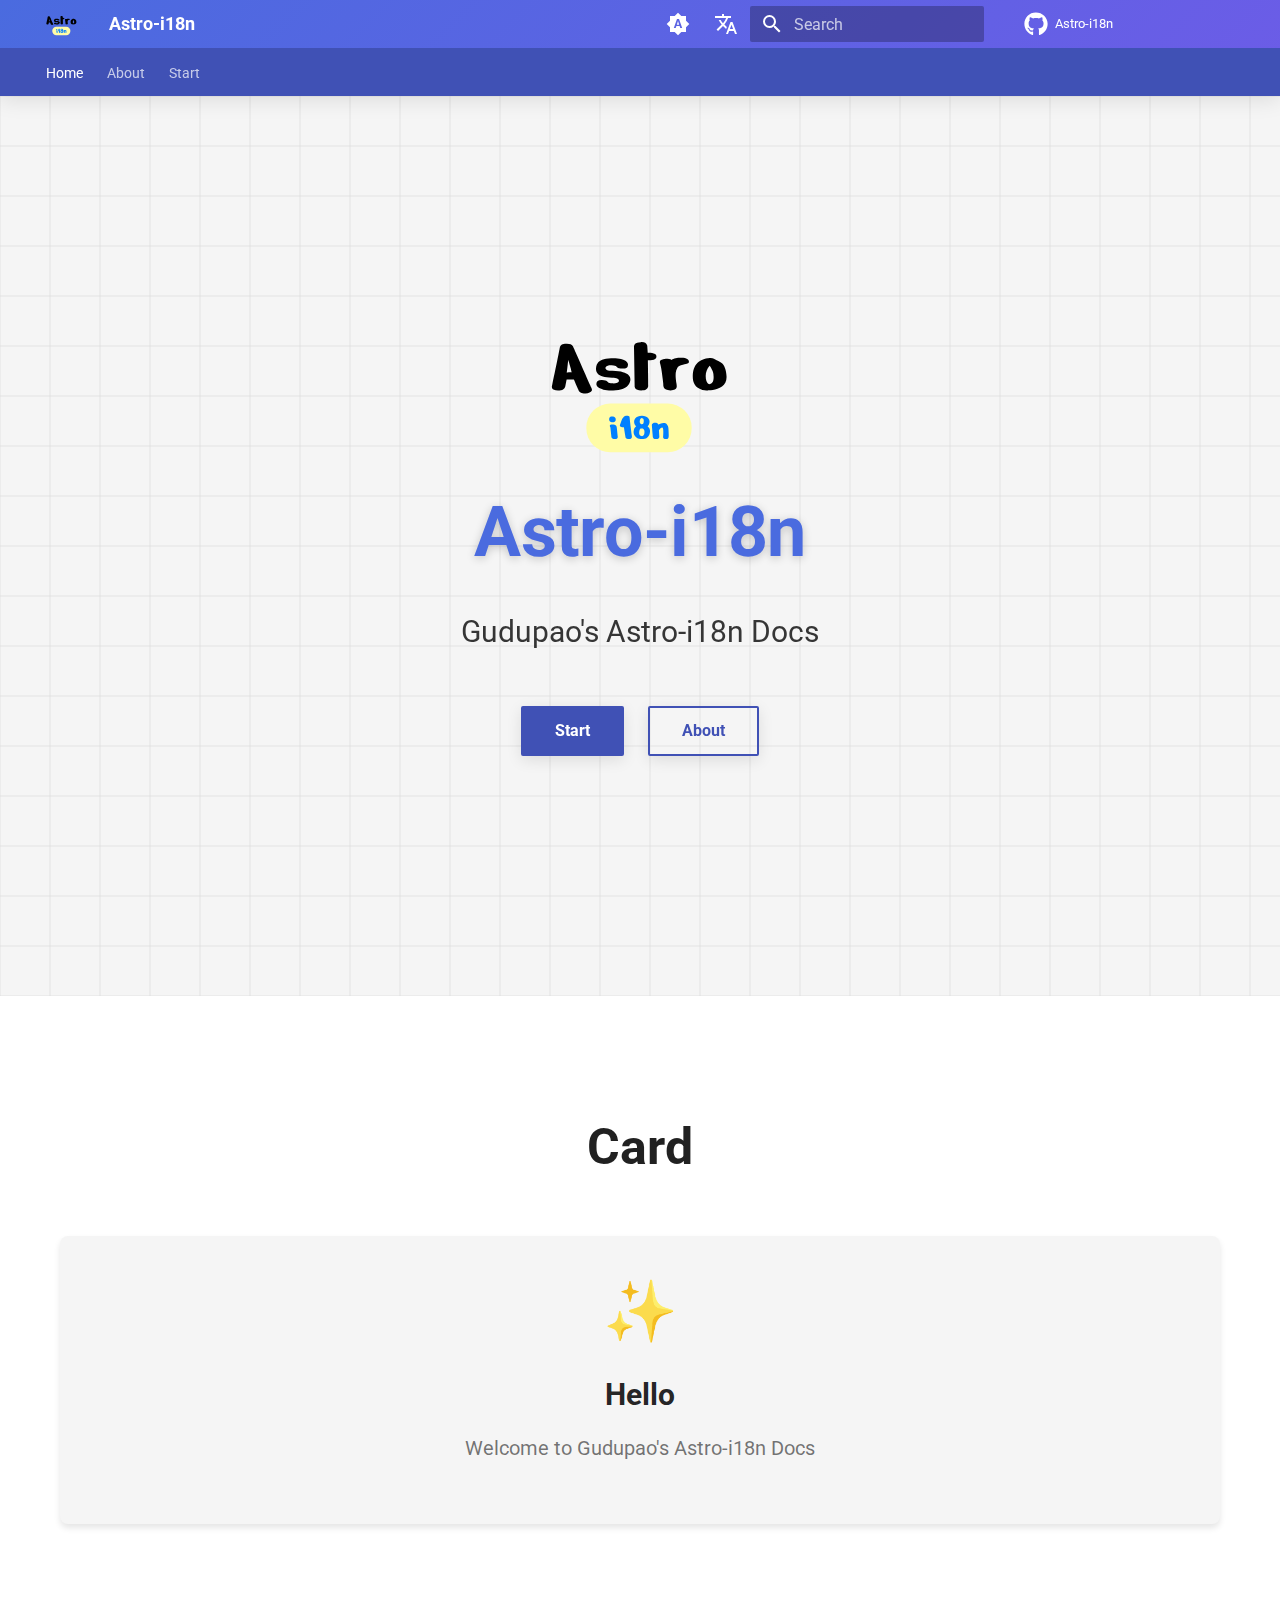
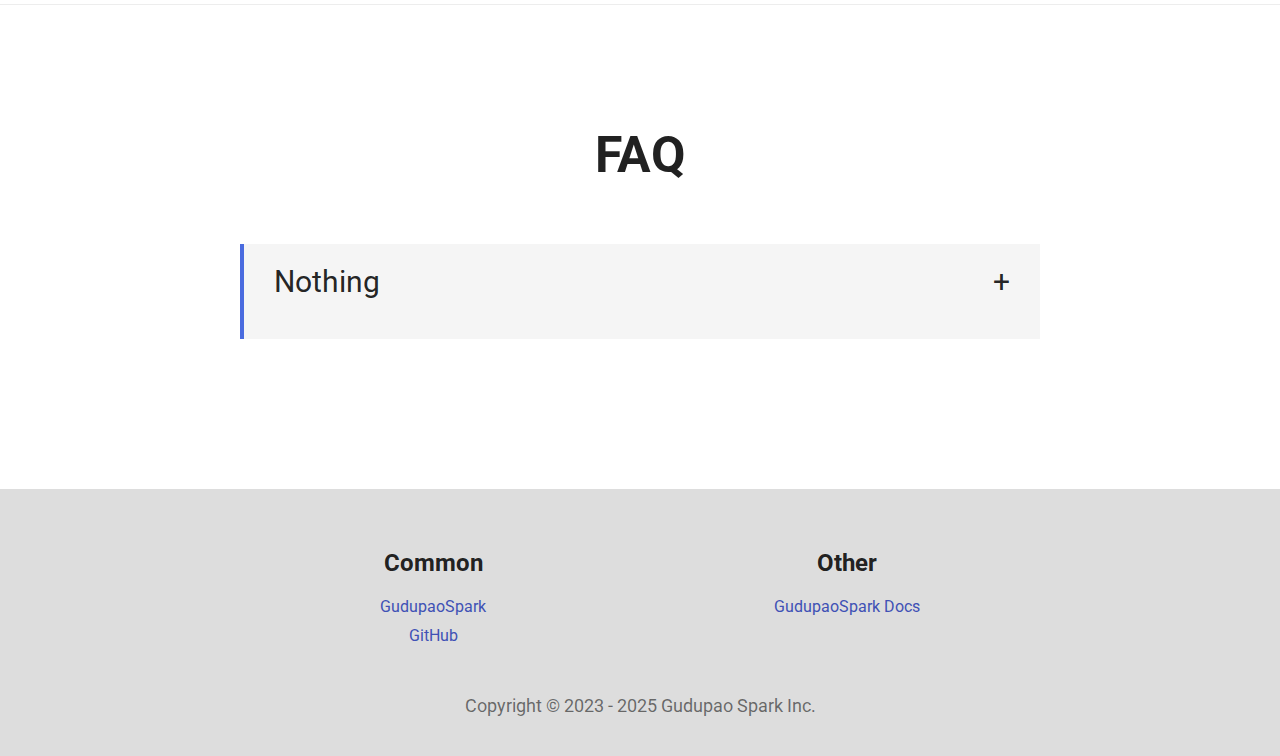
<file: index.html>
<!doctype html>
<html lang="en" class="no-js">
  <head>
    
      <meta charset="utf-8">
      <meta name="viewport" content="width=device-width,initial-scale=1">
      
        <meta name="description" content="Gudupao's Astro-i18n Docs">
      
      
      
      
      
        <link rel="next" href="about/">
      
      
      <link rel="icon" href="image2.svg">
      <meta name="generator" content="mkdocs-1.6.1, mkdocs-material-9.6.15">
    
    
      
        <title>Home - Astro-i18n</title>
      
    
    
      <link rel="stylesheet" href="assets/stylesheets/main.342714a4.min.css">
      
        
        <link rel="stylesheet" href="assets/stylesheets/palette.06af60db.min.css">
      
      


    
    
      
    
    
      
        
        
        <link rel="preconnect" href="https://fonts.gstatic.com" crossorigin>
        <link rel="stylesheet" href="https://fonts.googleapis.com/css?family=Roboto:300,300i,400,400i,700,700i%7CRoboto+Mono:400,400i,700,700i&display=fallback">
        <style>:root{--md-text-font:"Roboto";--md-code-font:"Roboto Mono"}</style>
      
    
    
      <link rel="stylesheet" href="stylesheets/extra.css">
    
    <script>__md_scope=new URL(".",location),__md_hash=e=>[...e].reduce(((e,_)=>(e<<5)-e+_.charCodeAt(0)),0),__md_get=(e,_=localStorage,t=__md_scope)=>JSON.parse(_.getItem(t.pathname+"."+e)),__md_set=(e,_,t=localStorage,a=__md_scope)=>{try{t.setItem(a.pathname+"."+e,JSON.stringify(_))}catch(e){}}</script>
    
      

    
    
    
  </head>
  
  
    
    
      
    
    
    
    
    <body dir="ltr" data-md-color-scheme="default" data-md-color-primary="indigo" data-md-color-accent="indigo">
  
    
    <input class="md-toggle" data-md-toggle="drawer" type="checkbox" id="__drawer" autocomplete="off">
    <input class="md-toggle" data-md-toggle="search" type="checkbox" id="__search" autocomplete="off">
    <label class="md-overlay" for="__drawer"></label>
    <div data-md-component="skip">
      
    </div>
    <div data-md-component="announce">
      
    </div>
    
    
      

  

<header class="md-header md-header--shadow md-header--lifted" data-md-component="header">
  <nav class="md-header__inner md-grid" aria-label="Header">
    <a href="." title="Astro-i18n" class="md-header__button md-logo" aria-label="Astro-i18n" data-md-component="logo">
      
  <img src="image2.svg" alt="logo">

    </a>
    <label class="md-header__button md-icon" for="__drawer">
      
      <svg xmlns="http://www.w3.org/2000/svg" viewBox="0 0 24 24"><path d="M3 6h18v2H3zm0 5h18v2H3zm0 5h18v2H3z"/></svg>
    </label>
    <div class="md-header__title" data-md-component="header-title">
      <div class="md-header__ellipsis">
        <div class="md-header__topic">
          <span class="md-ellipsis">
            Astro-i18n
          </span>
        </div>
        <div class="md-header__topic" data-md-component="header-topic">
          <span class="md-ellipsis">
            
              Home
            
          </span>
        </div>
      </div>
    </div>
    
      
        <form class="md-header__option" data-md-component="palette">
  
    
    
    
    <input class="md-option" data-md-color-media="(prefers-color-scheme)" data-md-color-scheme="default" data-md-color-primary="indigo" data-md-color-accent="indigo"  aria-label="Switch to light mode"  type="radio" name="__palette" id="__palette_0">
    
      <label class="md-header__button md-icon" title="Switch to light mode" for="__palette_1" hidden>
        <svg xmlns="http://www.w3.org/2000/svg" viewBox="0 0 24 24"><path d="m14.3 16-.7-2h-3.2l-.7 2H7.8L11 7h2l3.2 9zM20 8.69V4h-4.69L12 .69 8.69 4H4v4.69L.69 12 4 15.31V20h4.69L12 23.31 15.31 20H20v-4.69L23.31 12zm-9.15 3.96h2.3L12 9z"/></svg>
      </label>
    
  
    
    
    
    <input class="md-option" data-md-color-media="(prefers-color-scheme: light)" data-md-color-scheme="default" data-md-color-primary="indigo" data-md-color-accent="indigo"  aria-label="Switch to dark mode"  type="radio" name="__palette" id="__palette_1">
    
      <label class="md-header__button md-icon" title="Switch to dark mode" for="__palette_2" hidden>
        <svg xmlns="http://www.w3.org/2000/svg" viewBox="0 0 24 24"><path d="M12 8a4 4 0 0 0-4 4 4 4 0 0 0 4 4 4 4 0 0 0 4-4 4 4 0 0 0-4-4m0 10a6 6 0 0 1-6-6 6 6 0 0 1 6-6 6 6 0 0 1 6 6 6 6 0 0 1-6 6m8-9.31V4h-4.69L12 .69 8.69 4H4v4.69L.69 12 4 15.31V20h4.69L12 23.31 15.31 20H20v-4.69L23.31 12z"/></svg>
      </label>
    
  
    
    
    
    <input class="md-option" data-md-color-media="(prefers-color-scheme: dark)" data-md-color-scheme="slate" data-md-color-primary="indigo" data-md-color-accent="indigo"  aria-label="Switch to system preference"  type="radio" name="__palette" id="__palette_2">
    
      <label class="md-header__button md-icon" title="Switch to system preference" for="__palette_0" hidden>
        <svg xmlns="http://www.w3.org/2000/svg" viewBox="0 0 24 24"><path d="M12 18c-.89 0-1.74-.2-2.5-.55C11.56 16.5 13 14.42 13 12s-1.44-4.5-3.5-5.45C10.26 6.2 11.11 6 12 6a6 6 0 0 1 6 6 6 6 0 0 1-6 6m8-9.31V4h-4.69L12 .69 8.69 4H4v4.69L.69 12 4 15.31V20h4.69L12 23.31 15.31 20H20v-4.69L23.31 12z"/></svg>
      </label>
    
  
</form>
      
    
    
      <script>var palette=__md_get("__palette");if(palette&&palette.color){if("(prefers-color-scheme)"===palette.color.media){var media=matchMedia("(prefers-color-scheme: light)"),input=document.querySelector(media.matches?"[data-md-color-media='(prefers-color-scheme: light)']":"[data-md-color-media='(prefers-color-scheme: dark)']");palette.color.media=input.getAttribute("data-md-color-media"),palette.color.scheme=input.getAttribute("data-md-color-scheme"),palette.color.primary=input.getAttribute("data-md-color-primary"),palette.color.accent=input.getAttribute("data-md-color-accent")}for(var[key,value]of Object.entries(palette.color))document.body.setAttribute("data-md-color-"+key,value)}</script>
    
    
      <div class="md-header__option">
  <div class="md-select">
    
    <button class="md-header__button md-icon" aria-label="Select language">
      <svg xmlns="http://www.w3.org/2000/svg" viewBox="0 0 24 24"><path d="m12.87 15.07-2.54-2.51.03-.03A17.5 17.5 0 0 0 14.07 6H17V4h-7V2H8v2H1v2h11.17C11.5 7.92 10.44 9.75 9 11.35 8.07 10.32 7.3 9.19 6.69 8h-2c.73 1.63 1.73 3.17 2.98 4.56l-5.09 5.02L4 19l5-5 3.11 3.11zM18.5 10h-2L12 22h2l1.12-3h4.75L21 22h2zm-2.62 7 1.62-4.33L19.12 17z"/></svg>
    </button>
    <div class="md-select__inner">
      <ul class="md-select__list">
        
          <li class="md-select__item">
            <a href="/" hreflang="en" class="md-select__link">
              English
            </a>
          </li>
        
          <li class="md-select__item">
            <a href="/zh/" hreflang="zh" class="md-select__link">
              简体中文
            </a>
          </li>
        
      </ul>
    </div>
  </div>
</div>
    
    
      
      
        <label class="md-header__button md-icon" for="__search">
          
          <svg xmlns="http://www.w3.org/2000/svg" viewBox="0 0 24 24"><path d="M9.5 3A6.5 6.5 0 0 1 16 9.5c0 1.61-.59 3.09-1.56 4.23l.27.27h.79l5 5-1.5 1.5-5-5v-.79l-.27-.27A6.52 6.52 0 0 1 9.5 16 6.5 6.5 0 0 1 3 9.5 6.5 6.5 0 0 1 9.5 3m0 2C7 5 5 7 5 9.5S7 14 9.5 14 14 12 14 9.5 12 5 9.5 5"/></svg>
        </label>
        <div class="md-search" data-md-component="search" role="dialog">
  <label class="md-search__overlay" for="__search"></label>
  <div class="md-search__inner" role="search">
    <form class="md-search__form" name="search">
      <input type="text" class="md-search__input" name="query" aria-label="Search" placeholder="Search" autocapitalize="off" autocorrect="off" autocomplete="off" spellcheck="false" data-md-component="search-query" required>
      <label class="md-search__icon md-icon" for="__search">
        
        <svg xmlns="http://www.w3.org/2000/svg" viewBox="0 0 24 24"><path d="M9.5 3A6.5 6.5 0 0 1 16 9.5c0 1.61-.59 3.09-1.56 4.23l.27.27h.79l5 5-1.5 1.5-5-5v-.79l-.27-.27A6.52 6.52 0 0 1 9.5 16 6.5 6.5 0 0 1 3 9.5 6.5 6.5 0 0 1 9.5 3m0 2C7 5 5 7 5 9.5S7 14 9.5 14 14 12 14 9.5 12 5 9.5 5"/></svg>
        
        <svg xmlns="http://www.w3.org/2000/svg" viewBox="0 0 24 24"><path d="M20 11v2H8l5.5 5.5-1.42 1.42L4.16 12l7.92-7.92L13.5 5.5 8 11z"/></svg>
      </label>
      <nav class="md-search__options" aria-label="Search">
        
        <button type="reset" class="md-search__icon md-icon" title="Clear" aria-label="Clear" tabindex="-1">
          
          <svg xmlns="http://www.w3.org/2000/svg" viewBox="0 0 24 24"><path d="M19 6.41 17.59 5 12 10.59 6.41 5 5 6.41 10.59 12 5 17.59 6.41 19 12 13.41 17.59 19 19 17.59 13.41 12z"/></svg>
        </button>
      </nav>
      
    </form>
    <div class="md-search__output">
      <div class="md-search__scrollwrap" tabindex="0" data-md-scrollfix>
        <div class="md-search-result" data-md-component="search-result">
          <div class="md-search-result__meta">
            Initializing search
          </div>
          <ol class="md-search-result__list" role="presentation"></ol>
        </div>
      </div>
    </div>
  </div>
</div>
      
    
    
      <div class="md-header__source">
        <a href="https://github.com/GudupaoSpark/Astro-i18n" title="Go to repository" class="md-source" data-md-component="source">
  <div class="md-source__icon md-icon">
    
    <svg xmlns="http://www.w3.org/2000/svg" viewBox="0 0 496 512"><!--! Font Awesome Free 6.7.2 by @fontawesome - https://fontawesome.com License - https://fontawesome.com/license/free (Icons: CC BY 4.0, Fonts: SIL OFL 1.1, Code: MIT License) Copyright 2024 Fonticons, Inc.--><path d="M165.9 397.4c0 2-2.3 3.6-5.2 3.6-3.3.3-5.6-1.3-5.6-3.6 0-2 2.3-3.6 5.2-3.6 3-.3 5.6 1.3 5.6 3.6m-31.1-4.5c-.7 2 1.3 4.3 4.3 4.9 2.6 1 5.6 0 6.2-2s-1.3-4.3-4.3-5.2c-2.6-.7-5.5.3-6.2 2.3m44.2-1.7c-2.9.7-4.9 2.6-4.6 4.9.3 2 2.9 3.3 5.9 2.6 2.9-.7 4.9-2.6 4.6-4.6-.3-1.9-3-3.2-5.9-2.9M244.8 8C106.1 8 0 113.3 0 252c0 110.9 69.8 205.8 169.5 239.2 12.8 2.3 17.3-5.6 17.3-12.1 0-6.2-.3-40.4-.3-61.4 0 0-70 15-84.7-29.8 0 0-11.4-29.1-27.8-36.6 0 0-22.9-15.7 1.6-15.4 0 0 24.9 2 38.6 25.8 21.9 38.6 58.6 27.5 72.9 20.9 2.3-16 8.8-27.1 16-33.7-55.9-6.2-112.3-14.3-112.3-110.5 0-27.5 7.6-41.3 23.6-58.9-2.6-6.5-11.1-33.3 2.6-67.9 20.9-6.5 69 27 69 27 20-5.6 41.5-8.5 62.8-8.5s42.8 2.9 62.8 8.5c0 0 48.1-33.6 69-27 13.7 34.7 5.2 61.4 2.6 67.9 16 17.7 25.8 31.5 25.8 58.9 0 96.5-58.9 104.2-114.8 110.5 9.2 7.9 17 22.9 17 46.4 0 33.7-.3 75.4-.3 83.6 0 6.5 4.6 14.4 17.3 12.1C428.2 457.8 496 362.9 496 252 496 113.3 383.5 8 244.8 8M97.2 352.9c-1.3 1-1 3.3.7 5.2 1.6 1.6 3.9 2.3 5.2 1 1.3-1 1-3.3-.7-5.2-1.6-1.6-3.9-2.3-5.2-1m-10.8-8.1c-.7 1.3.3 2.9 2.3 3.9 1.6 1 3.6.7 4.3-.7.7-1.3-.3-2.9-2.3-3.9-2-.6-3.6-.3-4.3.7m32.4 35.6c-1.6 1.3-1 4.3 1.3 6.2 2.3 2.3 5.2 2.6 6.5 1 1.3-1.3.7-4.3-1.3-6.2-2.2-2.3-5.2-2.6-6.5-1m-11.4-14.7c-1.6 1-1.6 3.6 0 5.9s4.3 3.3 5.6 2.3c1.6-1.3 1.6-3.9 0-6.2-1.4-2.3-4-3.3-5.6-2"/></svg>
  </div>
  <div class="md-source__repository">
    Astro-i18n
  </div>
</a>
      </div>
    
  </nav>
  
    
      
<nav class="md-tabs" aria-label="Tabs" data-md-component="tabs">
  <div class="md-grid">
    <ul class="md-tabs__list">
      
        
  
  
  
    
  
  
    <li class="md-tabs__item md-tabs__item--active">
      <a href="." class="md-tabs__link">
        
  
  
    
  
  Home

      </a>
    </li>
  

      
        
  
  
  
  
    <li class="md-tabs__item">
      <a href="about/" class="md-tabs__link">
        
  
  
    
  
  About

      </a>
    </li>
  

      
        
  
  
  
  
    <li class="md-tabs__item">
      <a href="start/" class="md-tabs__link">
        
  
  
    
  
  Start

      </a>
    </li>
  

      
    </ul>
  </div>
</nav>
    
  
</header>
    
    <div class="md-container" data-md-component="container">
      
      
<style>
  :root {
    --primary-color: #4a6bdf;
    --secondary-color: #6c5ce7;
    --gradient: linear-gradient(135deg, var(--primary-color), var(--secondary-color));
  }

  .md-content{
    max-height: 0;
  }
  .md-main{
    max-height: 0;
  }
  
  .md-header {
    background: var(--gradient);
    box-shadow: 0 4px 20px rgba(0,0,0,0.1);
    transition: all 0.3s ease;
  }

  .md-main__inner {
    margin: 0;
    padding: 0;
  }

  @media screen and (min-width:60em) {
    .md-sidebar--secondary {
      display: none;
    }
  }

  @media screen and (min-width:76.25em) {
    .md-sidebar--primary {
      display: none;
    }
  }

  /* Hero Section Enhancements */
  .mdx-container {
    background: var(--hero-bg);
    color: var(--md-default-fg-color);
    min-height: 100vh;
    display: flex;
    align-items: center;
    justify-content: center;
    text-align: center;
    position: relative;
    overflow: hidden;
  }


  .mdx-container::before {
    content: "";
    position: absolute;
    top: 0;
    left: 0;
    width: 100%;
    height: 100%;
    background: url('data:image/svg+xml;utf8,<svg xmlns="http://www.w3.org/2000/svg" viewBox="0 0 100 100" preserveAspectRatio="none"><path d="M0,0 L100,0 L100,100 L0,100 Z" fill="none" stroke="rgba(128,128,128,0.5)" stroke-width="2"/></svg>');
    background-size: 50px 50px;
    background-position: 0 0;
    opacity: 0.3;
    animation: bgScroll 20s linear infinite;
  }

  @keyframes bgScroll {
    100% {
      background-position: 100% 100%;
    }
  }

  .mdx-hero {
    position: relative;
    z-index: 1;
    padding: 2rem;
    max-width: 800px;
    margin: 0 auto;
  }

  .hero-logo {
    width: 180px;
    height: 180px;
    object-fit: contain;
    margin: 0 auto 1.5rem;
    display: block;
  }

  .mdx-hero h1 {
    font-size: 3.5rem;
    font-weight: 700;
    margin-bottom: 1rem;
    text-shadow: 0 2px 10px rgba(0,0,0,0.2);
    color: var(--primary-color);
    animation: fadeInDown 1s ease;
  }

  .mdx-hero p {
    font-size: 1.5rem;
    margin-bottom: 2rem;
    opacity: 0.9;
    animation: fadeIn 1.5s ease;
  }

  .md-button {
    transition: all 0.3s ease;
    margin: 0.5rem;
    padding: 0.8rem 2rem;
    border-radius: 50px;
    font-weight: 600;
    box-shadow: 0 4px 15px rgba(0,0,0,0.1);
  }

  /* Particle Background */
  .particles {
    position: absolute;
    top: 0;
    left: 0;
    width: 100%;
    height: 100%;
    z-index: 0;
    pointer-events: none;
  }

  /* Responsive Adjustments */
  @media screen and (max-width: 768px) {
    .mdx-hero h1 {
      font-size: 2.5rem;
    }
    .mdx-hero p {
      font-size: 1.2rem;
    }
  }

  @media screen and (max-width: 480px) {
    .mdx-hero h1 {
      font-size: 2rem;
    }
    .mdx-hero p {
      font-size: 1rem;
    }
    .md-button {
      padding: 0.6rem 1.5rem;
      margin: 0.3rem;
    }
  }

  /* Button Hover Effects */
  .mdx-hero__content a {
    position: relative;
    overflow: hidden;
  }

  .mdx-hero__content a::after {
    content: '';
    position: absolute;
    width: 100%;
    height: 100%;
    top: 0;
    left: 0;
    background: rgba(255,255,255,0.1);
    transform: scaleX(0);
    transform-origin: right;
    transition: transform 0.4s cubic-bezier(0.645, 0.045, 0.355, 1);
  }

  .mdx-hero__content a:hover::after {
    transform: scaleX(1);
    transform-origin: left;
  }


  .md-button:hover {
    transform: translateY(-3px);
    box-shadow: 0 8px 25px rgba(0,0,0,0.2);
  }

  @keyframes fadeIn {
    from { opacity: 0; }
    to { opacity: 1; }
  }

  @keyframes fadeInDown {
    from {
      opacity: 0;
      transform: translateY(-20px);
    }
    to {
      opacity: 1;
      transform: translateY(0);
    }
  }
</style>
<section class="mdx-container">
  <div class="md-grid md-typeset">
    <div class="mdx-hero">
      <div class="mdx-hero__content">
        
        <img src="/image2.svg" alt="Logo" class="hero-logo">
        
        <h1>Astro-i18n</h1>
        <p>Gudupao's Astro-i18n Docs</p>
        
        <a href="/start" title="Start"
          class="md-button md-button--primary">
          Start
        </a>
        
        <a href="/about" title="About"
          class="md-button md-button--default">
          About
        </a>
        
      </div>
    </div>
  </div>
</section>
<!-- Language Features Cards Section -->
  <section class="features-section">
    <div class="features-container">
      <h2 class="features-title">Card</h2>
      <div class="features-grid">
        
        <div class="feature-card">
          <div class="feature-icon">✨</div>
          <h3>Hello</h3>
          <p>Welcome to Gudupao's Astro-i18n Docs</p>
        </div>
        
      </div>
    </div>
  </section>

  <style>
    /* Features Section Styles */
    .features-section {
      padding: 4rem 1rem;
      background: var(--md-default-bg-color);
    }

    .features-container {
      max-width: 1200px;
      margin: 0 auto;
      padding: 0 1rem;
    }

    .features-title {
      text-align: center;
      font-size: 2.5rem;
      margin-bottom: 3rem;
      color: var(--md-default-fg-color);
    }

    .features-grid {
      display: grid;
      grid-template-columns: repeat(auto-fit, minmax(300px, 1fr));
      gap: 2rem;
    }

    .feature-card {
      background: var(--md-code-bg-color);
      border-radius: 8px;
      padding: 2rem;
      text-align: center;
      transition: transform 0.3s ease, box-shadow 0.3s ease;
      box-shadow: 0 4px 6px rgba(0, 0, 0, 0.1);
    }

    .feature-card:hover {
      transform: translateY(-5px);
      box-shadow: 0 10px 20px rgba(0, 0, 0, 0.15);
    }

    .feature-icon {
      font-size: 3rem;
      margin-bottom: 1rem;
    }

    .feature-card h3 {
      font-size: 1.5rem;
      margin-bottom: 1rem;
      color: var(--md-default-fg-color);
    }

    .feature-card p {
      color: var(--md-default-fg-color--light);
      font-size: 1rem;
      line-height: 1.6;
    }

    @media (max-width: 768px) {
      .features-grid {
        grid-template-columns: 1fr;
      }
      
      .features-title {
        font-size: 2rem;
      }
    }
  </style>

<!-- FAQ Section -->
<section class="faq-section">
  <div class="faq-container">
    <h2 class="faq-title">FAQ</h2>
    <div class="faq-grid">
      
      <details class="faq-item">
        <summary class="faq-question">
          Nothing
          <span class="faq-toggle">+</span>
        </summary>
        <div class="faq-answer">Nothing</div>
      </details>
      
    </div>
  </div>
</section>

  <style>
    /* FAQ Section Styles */
    .faq-section {
      padding: 4rem 1rem;
      background: var(--md-default-bg-color);
      border-top: 1px solid var(--md-default-fg-color--lightest);
    }

    .faq-container {
      max-width: 1200px;
      margin: 0 auto;
      padding: 0 1rem;
    }

    .faq-title {
      text-align: center;
      font-size: 2.5rem;
      margin-bottom: 3rem;
      color: var(--md-default-fg-color);
    }

    .faq-grid {
      display: flex;
      flex-direction: column;
      gap: 1rem;
      max-width: 800px;
      margin: 0 auto;
    }

    .faq-item {
      background: var(--md-code-bg-color);
      padding: 0;
      border-left: 4px solid var(--primary-color);
      margin-bottom: 0.5rem;
      overflow: hidden;
    }

    .faq-question {
      padding: 1rem 1.5rem;
      display: flex;
      justify-content: space-between;
      align-items: center;
      cursor: pointer;
      margin: 0;
    }

    .faq-answer {
      padding: 0 1.5rem 1rem;
      margin-top: 0;
      max-height: 0;
      overflow: hidden;
      transition: max-height 0.3s ease, padding 0.3s ease;
    }
    
    .faq-item[open] .faq-answer {
      max-height: 1000px; /* 足够容纳最长内容 */
    }

    .faq-toggle {
      font-size: 1.5rem;
      transition: transform 0.3s ease;
    }

    .faq-toggle {
      transition: transform 0.3s ease;
    }

    .faq-item[open] .faq-question {
      font-weight: bold;
    }

    .faq-question {
      font-size: 1.5rem;
      margin-bottom: 1rem;
      color: var(--md-default-fg-color);
    }

    .faq-answer {
      color: var(--md-default-fg-color--light);
      font-size: 1rem;
      line-height: 1.6;
    }

    @media (max-width: 768px) {
      .faq-grid {
        grid-template-columns: 1fr;
      }
      
      .faq-title {
        font-size: 2rem;
      }
    }
  </style>
<!-- 引入GSAP动画库 -->
<script src="https://cdnjs.cloudflare.com/ajax/libs/gsap/3.12.2/gsap.min.js"></script>

<script>
document.querySelectorAll('.faq-item').forEach(item => {
  const answer = item.querySelector('.faq-answer');
  const toggle = item.querySelector('.faq-toggle');
  
  // 保存初始状态
  gsap.set(answer, {
    height: 0,
    opacity: 0,
    paddingBottom: 0
  });
  
  // 添加点击事件而不是toggle事件
  const question = item.querySelector('.faq-question');
  question.addEventListener('click', function(e) {
    e.preventDefault(); // 阻止默认行为
    
    const isOpening = !item.open;
    
    if (isOpening) {
      item.open = true;
      // 展开动画
      gsap.to(answer, {
        height: 'auto',
        opacity: 1,
        paddingBottom: '1rem',
        scaleY: 1,
        transformOrigin: 'top',
        duration: .1,
        ease: 'linear'
      });
      
      // 旋转图标
      gsap.to(toggle, {
        rotation: 45,
        duration: 0.3
      });
    } else {
      // 折叠动画
      gsap.to(answer, {
        height: 0,
        opacity: 0,
        paddingBottom: 0,
        scaleY: 0.8,
        transformOrigin: 'top',
        duration: .3,
        ease: 'power2.in',
        onComplete: () => {
          item.open = false;
        }
      });
      
      // 旋转图标回原位
      gsap.to(toggle, {
        rotation: 0,
        duration: 0.3
      });
    }
  });
});
function copyToClipboard(button) {
  // 直接使用按钮的文本内容
  const text = button.innerText;
  
  navigator.clipboard.writeText(text).then(() => {
    const originalText = button.innerText;
    button.innerText = "";
    
    setTimeout(() => {
      button.innerText = originalText;
    }, 2000);
  }).catch(err => {
    console.error('error:', err);
    button.innerText = 'error';
    setTimeout(() => {
      button.innerText = originalText;
    }, 2000);
  });
}
</script>

      <main class="md-main" data-md-component="main">
        <div class="md-main__inner md-grid">
          
            
              
              <div class="md-sidebar md-sidebar--primary" data-md-component="sidebar" data-md-type="navigation" >
                <div class="md-sidebar__scrollwrap">
                  <div class="md-sidebar__inner">
                    


  


<nav class="md-nav md-nav--primary md-nav--lifted" aria-label="Navigation" data-md-level="0">
  <label class="md-nav__title" for="__drawer">
    <a href="." title="Astro-i18n" class="md-nav__button md-logo" aria-label="Astro-i18n" data-md-component="logo">
      
  <img src="image2.svg" alt="logo">

    </a>
    Astro-i18n
  </label>
  
    <div class="md-nav__source">
      <a href="https://github.com/GudupaoSpark/Astro-i18n" title="Go to repository" class="md-source" data-md-component="source">
  <div class="md-source__icon md-icon">
    
    <svg xmlns="http://www.w3.org/2000/svg" viewBox="0 0 496 512"><!--! Font Awesome Free 6.7.2 by @fontawesome - https://fontawesome.com License - https://fontawesome.com/license/free (Icons: CC BY 4.0, Fonts: SIL OFL 1.1, Code: MIT License) Copyright 2024 Fonticons, Inc.--><path d="M165.9 397.4c0 2-2.3 3.6-5.2 3.6-3.3.3-5.6-1.3-5.6-3.6 0-2 2.3-3.6 5.2-3.6 3-.3 5.6 1.3 5.6 3.6m-31.1-4.5c-.7 2 1.3 4.3 4.3 4.9 2.6 1 5.6 0 6.2-2s-1.3-4.3-4.3-5.2c-2.6-.7-5.5.3-6.2 2.3m44.2-1.7c-2.9.7-4.9 2.6-4.6 4.9.3 2 2.9 3.3 5.9 2.6 2.9-.7 4.9-2.6 4.6-4.6-.3-1.9-3-3.2-5.9-2.9M244.8 8C106.1 8 0 113.3 0 252c0 110.9 69.8 205.8 169.5 239.2 12.8 2.3 17.3-5.6 17.3-12.1 0-6.2-.3-40.4-.3-61.4 0 0-70 15-84.7-29.8 0 0-11.4-29.1-27.8-36.6 0 0-22.9-15.7 1.6-15.4 0 0 24.9 2 38.6 25.8 21.9 38.6 58.6 27.5 72.9 20.9 2.3-16 8.8-27.1 16-33.7-55.9-6.2-112.3-14.3-112.3-110.5 0-27.5 7.6-41.3 23.6-58.9-2.6-6.5-11.1-33.3 2.6-67.9 20.9-6.5 69 27 69 27 20-5.6 41.5-8.5 62.8-8.5s42.8 2.9 62.8 8.5c0 0 48.1-33.6 69-27 13.7 34.7 5.2 61.4 2.6 67.9 16 17.7 25.8 31.5 25.8 58.9 0 96.5-58.9 104.2-114.8 110.5 9.2 7.9 17 22.9 17 46.4 0 33.7-.3 75.4-.3 83.6 0 6.5 4.6 14.4 17.3 12.1C428.2 457.8 496 362.9 496 252 496 113.3 383.5 8 244.8 8M97.2 352.9c-1.3 1-1 3.3.7 5.2 1.6 1.6 3.9 2.3 5.2 1 1.3-1 1-3.3-.7-5.2-1.6-1.6-3.9-2.3-5.2-1m-10.8-8.1c-.7 1.3.3 2.9 2.3 3.9 1.6 1 3.6.7 4.3-.7.7-1.3-.3-2.9-2.3-3.9-2-.6-3.6-.3-4.3.7m32.4 35.6c-1.6 1.3-1 4.3 1.3 6.2 2.3 2.3 5.2 2.6 6.5 1 1.3-1.3.7-4.3-1.3-6.2-2.2-2.3-5.2-2.6-6.5-1m-11.4-14.7c-1.6 1-1.6 3.6 0 5.9s4.3 3.3 5.6 2.3c1.6-1.3 1.6-3.9 0-6.2-1.4-2.3-4-3.3-5.6-2"/></svg>
  </div>
  <div class="md-source__repository">
    Astro-i18n
  </div>
</a>
    </div>
  
  <ul class="md-nav__list" data-md-scrollfix>
    
      
      
  
  
    
  
  
  
    <li class="md-nav__item md-nav__item--active">
      
      <input class="md-nav__toggle md-toggle" type="checkbox" id="__toc">
      
      
      
      <a href="." class="md-nav__link md-nav__link--active">
        
  
  
  <span class="md-ellipsis">
    Home
    
  </span>
  

      </a>
      
    </li>
  

    
      
      
  
  
  
  
    <li class="md-nav__item">
      <a href="about/" class="md-nav__link">
        
  
  
  <span class="md-ellipsis">
    About
    
  </span>
  

      </a>
    </li>
  

    
      
      
  
  
  
  
    <li class="md-nav__item">
      <a href="start/" class="md-nav__link">
        
  
  
  <span class="md-ellipsis">
    Start
    
  </span>
  

      </a>
    </li>
  

    
  </ul>
</nav>
                  </div>
                </div>
              </div>
            
            
              
              <div class="md-sidebar md-sidebar--secondary" data-md-component="sidebar" data-md-type="toc" >
                <div class="md-sidebar__scrollwrap">
                  <div class="md-sidebar__inner">
                    

<nav class="md-nav md-nav--secondary" aria-label="Table of contents">
  
  
  
  
</nav>
                  </div>
                </div>
              </div>
            
          
          
            <div class="md-content" data-md-component="content">
              <article class="md-content__inner md-typeset">
                
              </article>
            </div>
          
          
<script>var target=document.getElementById(location.hash.slice(1));target&&target.name&&(target.checked=target.name.startsWith("__tabbed_"))</script>
        </div>
        
      </main>
      
<style>
.footer-container {
    text-align: center;
    padding: 2rem 1rem;
    position: relative;
    margin-top: 3rem;
    background-color: var(--footer-bg);
}
.footer-container::before {
    content: "";
    position: absolute;
    top: 0;
    left: 0;
    right: 0;
    bottom: 0;

    z-index: -1;
}
.footer-container::after {
    content: "";
    position: absolute;
    top: 0;
    left: 0;
    right: 0;
    bottom: 0;
    mix-blend-mode: multiply;
    z-index: -1;
}
.footer-links-container {
    display: flex;
    flex-direction: row;
    flex-wrap: nowrap;
    justify-content: space-around;
    margin-bottom: 1.5rem;
}
.footer-links-group {
    display: inline-block;
    vertical-align: top;
    width: 30%;
    min-width: 200px;
    margin: 0 1rem;
}
.footer-links-group h3 {
    margin: 1rem 0;
    color: var(--md-default-fg-color);
    font-size: 1.2rem;
}
.footer-links {
    list-style: none;
    padding: 0;
    margin: 0.5rem 0;
}
.footer-links li {
    margin: 0.5rem 0;
}
.footer-links a {
    color: var(--md-typeset-a-color);
    text-decoration: none;
    transition: color 0.2s;
    font-size: 0.8rem;
}
.footer-links a:hover {
    color: var(--md-accent-fg-color);
}
.footer-copyright {
    margin-top: 2rem;
    color: var(--md-default-fg-color--light);
    font-size: 0.9rem;
}
@media (max-width: 768px) {
    .footer-links-group {
        grid-template-columns: 1fr;
    }
}
</style>
<footer>
    <div class="footer-container">
        
        
        
        
            <div class="footer-links-group">
                <h3>Common</h3>
                <ul class="footer-links">
                    
                        <li><a href="https://gudupao.top" target="_blank">GudupaoSpark</a></li>
                    
                        <li><a href="https://github.com/GudupaoSpark" target="_blank">GitHub</a></li>
                    
                </ul>
            </div>
        
        
            <div class="footer-links-group">
                <h3>Other</h3>
                <ul class="footer-links">
                    
                        <li><a href="https://docs.gudupao.top" target="_blank">GudupaoSpark Docs</a></li>
                    
                </ul>
            </div>
        
        <div class="footer-copyright">Copyright &copy; 2023 - 2025 Gudupao Spark Inc.</div>
    </div>
</footer>

    </div>
    <div class="md-dialog" data-md-component="dialog">
      <div class="md-dialog__inner md-typeset"></div>
    </div>
    
    
    
      
      <script id="__config" type="application/json">{"base": ".", "features": ["navigation.tabs", "navigation.tabs.sticky", "content.code.copy"], "search": "assets/javascripts/workers/search.d50fe291.min.js", "tags": null, "translations": {"clipboard.copied": "Copied to clipboard", "clipboard.copy": "Copy to clipboard", "search.result.more.one": "1 more on this page", "search.result.more.other": "# more on this page", "search.result.none": "No matching documents", "search.result.one": "1 matching document", "search.result.other": "# matching documents", "search.result.placeholder": "Type to start searching", "search.result.term.missing": "Missing", "select.version": "Select version"}, "version": null}</script>
    
    
      <script src="assets/javascripts/bundle.56ea9cef.min.js"></script>
      
    
  </body>
</html>
</file>
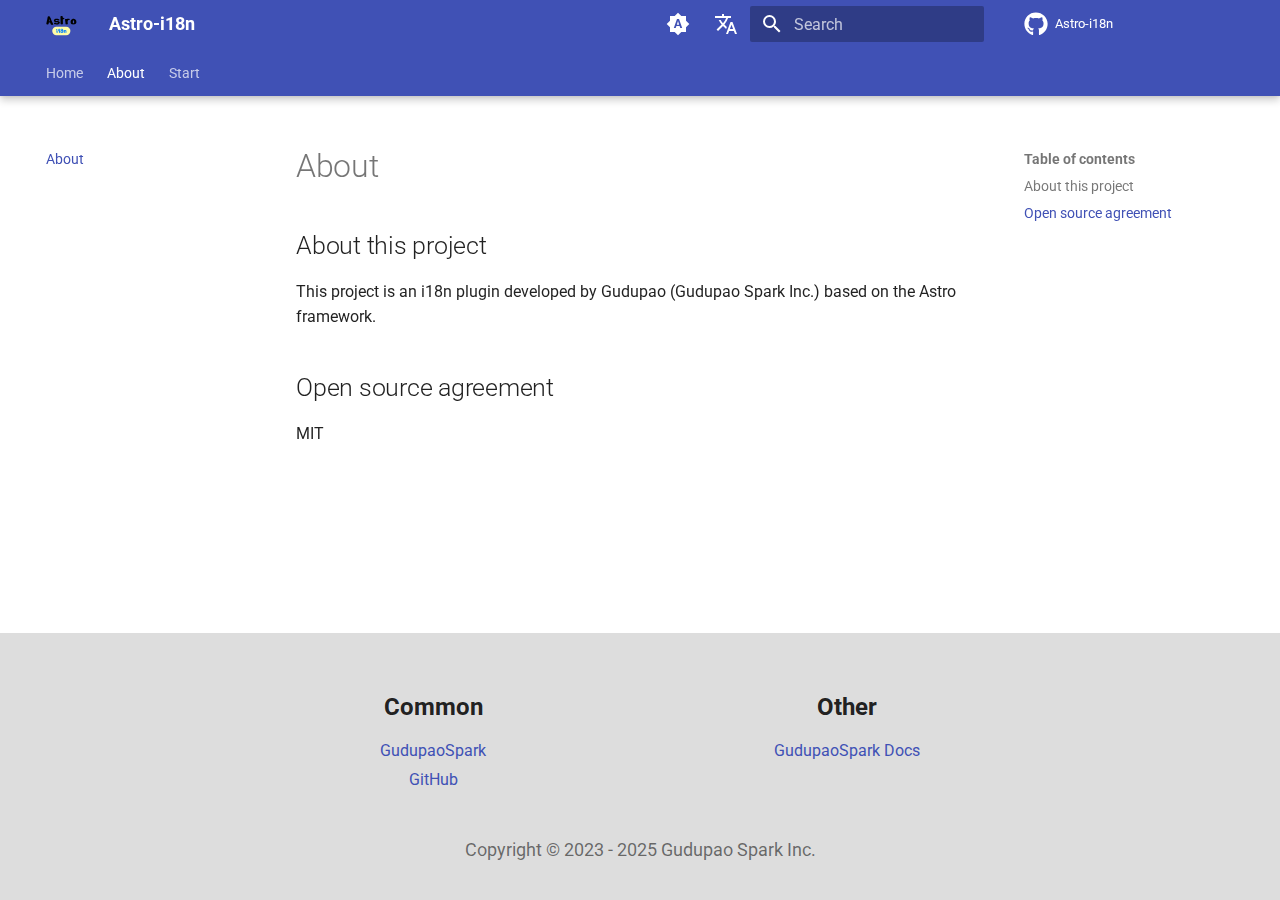
<file: about/index.html>
<!doctype html>
<html lang="en" class="no-js">
  <head>
    
      <meta charset="utf-8">
      <meta name="viewport" content="width=device-width,initial-scale=1">
      
        <meta name="description" content="About page">
      
      
      
      
        <link rel="prev" href="..">
      
      
        <link rel="next" href="../start/">
      
      
      <link rel="icon" href="../image2.svg">
      <meta name="generator" content="mkdocs-1.6.1, mkdocs-material-9.6.15">
    
    
      
        <title>About - Astro-i18n</title>
      
    
    
      <link rel="stylesheet" href="../assets/stylesheets/main.342714a4.min.css">
      
        
        <link rel="stylesheet" href="../assets/stylesheets/palette.06af60db.min.css">
      
      


    
    
      
    
    
      
        
        
        <link rel="preconnect" href="https://fonts.gstatic.com" crossorigin>
        <link rel="stylesheet" href="https://fonts.googleapis.com/css?family=Roboto:300,300i,400,400i,700,700i%7CRoboto+Mono:400,400i,700,700i&display=fallback">
        <style>:root{--md-text-font:"Roboto";--md-code-font:"Roboto Mono"}</style>
      
    
    
      <link rel="stylesheet" href="../stylesheets/extra.css">
    
    <script>__md_scope=new URL("..",location),__md_hash=e=>[...e].reduce(((e,_)=>(e<<5)-e+_.charCodeAt(0)),0),__md_get=(e,_=localStorage,t=__md_scope)=>JSON.parse(_.getItem(t.pathname+"."+e)),__md_set=(e,_,t=localStorage,a=__md_scope)=>{try{t.setItem(a.pathname+"."+e,JSON.stringify(_))}catch(e){}}</script>
    
      

    
    
    
  </head>
  
  
    
    
      
    
    
    
    
    <body dir="ltr" data-md-color-scheme="default" data-md-color-primary="indigo" data-md-color-accent="indigo">
  
    
    <input class="md-toggle" data-md-toggle="drawer" type="checkbox" id="__drawer" autocomplete="off">
    <input class="md-toggle" data-md-toggle="search" type="checkbox" id="__search" autocomplete="off">
    <label class="md-overlay" for="__drawer"></label>
    <div data-md-component="skip">
      
        
        <a href="#about-this-project" class="md-skip">
          Skip to content
        </a>
      
    </div>
    <div data-md-component="announce">
      
    </div>
    
    
      

  

<header class="md-header md-header--shadow md-header--lifted" data-md-component="header">
  <nav class="md-header__inner md-grid" aria-label="Header">
    <a href=".." title="Astro-i18n" class="md-header__button md-logo" aria-label="Astro-i18n" data-md-component="logo">
      
  <img src="../image2.svg" alt="logo">

    </a>
    <label class="md-header__button md-icon" for="__drawer">
      
      <svg xmlns="http://www.w3.org/2000/svg" viewBox="0 0 24 24"><path d="M3 6h18v2H3zm0 5h18v2H3zm0 5h18v2H3z"/></svg>
    </label>
    <div class="md-header__title" data-md-component="header-title">
      <div class="md-header__ellipsis">
        <div class="md-header__topic">
          <span class="md-ellipsis">
            Astro-i18n
          </span>
        </div>
        <div class="md-header__topic" data-md-component="header-topic">
          <span class="md-ellipsis">
            
              About
            
          </span>
        </div>
      </div>
    </div>
    
      
        <form class="md-header__option" data-md-component="palette">
  
    
    
    
    <input class="md-option" data-md-color-media="(prefers-color-scheme)" data-md-color-scheme="default" data-md-color-primary="indigo" data-md-color-accent="indigo"  aria-label="Switch to light mode"  type="radio" name="__palette" id="__palette_0">
    
      <label class="md-header__button md-icon" title="Switch to light mode" for="__palette_1" hidden>
        <svg xmlns="http://www.w3.org/2000/svg" viewBox="0 0 24 24"><path d="m14.3 16-.7-2h-3.2l-.7 2H7.8L11 7h2l3.2 9zM20 8.69V4h-4.69L12 .69 8.69 4H4v4.69L.69 12 4 15.31V20h4.69L12 23.31 15.31 20H20v-4.69L23.31 12zm-9.15 3.96h2.3L12 9z"/></svg>
      </label>
    
  
    
    
    
    <input class="md-option" data-md-color-media="(prefers-color-scheme: light)" data-md-color-scheme="default" data-md-color-primary="indigo" data-md-color-accent="indigo"  aria-label="Switch to dark mode"  type="radio" name="__palette" id="__palette_1">
    
      <label class="md-header__button md-icon" title="Switch to dark mode" for="__palette_2" hidden>
        <svg xmlns="http://www.w3.org/2000/svg" viewBox="0 0 24 24"><path d="M12 8a4 4 0 0 0-4 4 4 4 0 0 0 4 4 4 4 0 0 0 4-4 4 4 0 0 0-4-4m0 10a6 6 0 0 1-6-6 6 6 0 0 1 6-6 6 6 0 0 1 6 6 6 6 0 0 1-6 6m8-9.31V4h-4.69L12 .69 8.69 4H4v4.69L.69 12 4 15.31V20h4.69L12 23.31 15.31 20H20v-4.69L23.31 12z"/></svg>
      </label>
    
  
    
    
    
    <input class="md-option" data-md-color-media="(prefers-color-scheme: dark)" data-md-color-scheme="slate" data-md-color-primary="indigo" data-md-color-accent="indigo"  aria-label="Switch to system preference"  type="radio" name="__palette" id="__palette_2">
    
      <label class="md-header__button md-icon" title="Switch to system preference" for="__palette_0" hidden>
        <svg xmlns="http://www.w3.org/2000/svg" viewBox="0 0 24 24"><path d="M12 18c-.89 0-1.74-.2-2.5-.55C11.56 16.5 13 14.42 13 12s-1.44-4.5-3.5-5.45C10.26 6.2 11.11 6 12 6a6 6 0 0 1 6 6 6 6 0 0 1-6 6m8-9.31V4h-4.69L12 .69 8.69 4H4v4.69L.69 12 4 15.31V20h4.69L12 23.31 15.31 20H20v-4.69L23.31 12z"/></svg>
      </label>
    
  
</form>
      
    
    
      <script>var palette=__md_get("__palette");if(palette&&palette.color){if("(prefers-color-scheme)"===palette.color.media){var media=matchMedia("(prefers-color-scheme: light)"),input=document.querySelector(media.matches?"[data-md-color-media='(prefers-color-scheme: light)']":"[data-md-color-media='(prefers-color-scheme: dark)']");palette.color.media=input.getAttribute("data-md-color-media"),palette.color.scheme=input.getAttribute("data-md-color-scheme"),palette.color.primary=input.getAttribute("data-md-color-primary"),palette.color.accent=input.getAttribute("data-md-color-accent")}for(var[key,value]of Object.entries(palette.color))document.body.setAttribute("data-md-color-"+key,value)}</script>
    
    
      <div class="md-header__option">
  <div class="md-select">
    
    <button class="md-header__button md-icon" aria-label="Select language">
      <svg xmlns="http://www.w3.org/2000/svg" viewBox="0 0 24 24"><path d="m12.87 15.07-2.54-2.51.03-.03A17.5 17.5 0 0 0 14.07 6H17V4h-7V2H8v2H1v2h11.17C11.5 7.92 10.44 9.75 9 11.35 8.07 10.32 7.3 9.19 6.69 8h-2c.73 1.63 1.73 3.17 2.98 4.56l-5.09 5.02L4 19l5-5 3.11 3.11zM18.5 10h-2L12 22h2l1.12-3h4.75L21 22h2zm-2.62 7 1.62-4.33L19.12 17z"/></svg>
    </button>
    <div class="md-select__inner">
      <ul class="md-select__list">
        
          <li class="md-select__item">
            <a href="./" hreflang="en" class="md-select__link">
              English
            </a>
          </li>
        
          <li class="md-select__item">
            <a href="../zh/about/" hreflang="zh" class="md-select__link">
              简体中文
            </a>
          </li>
        
      </ul>
    </div>
  </div>
</div>
    
    
      
      
        <label class="md-header__button md-icon" for="__search">
          
          <svg xmlns="http://www.w3.org/2000/svg" viewBox="0 0 24 24"><path d="M9.5 3A6.5 6.5 0 0 1 16 9.5c0 1.61-.59 3.09-1.56 4.23l.27.27h.79l5 5-1.5 1.5-5-5v-.79l-.27-.27A6.52 6.52 0 0 1 9.5 16 6.5 6.5 0 0 1 3 9.5 6.5 6.5 0 0 1 9.5 3m0 2C7 5 5 7 5 9.5S7 14 9.5 14 14 12 14 9.5 12 5 9.5 5"/></svg>
        </label>
        <div class="md-search" data-md-component="search" role="dialog">
  <label class="md-search__overlay" for="__search"></label>
  <div class="md-search__inner" role="search">
    <form class="md-search__form" name="search">
      <input type="text" class="md-search__input" name="query" aria-label="Search" placeholder="Search" autocapitalize="off" autocorrect="off" autocomplete="off" spellcheck="false" data-md-component="search-query" required>
      <label class="md-search__icon md-icon" for="__search">
        
        <svg xmlns="http://www.w3.org/2000/svg" viewBox="0 0 24 24"><path d="M9.5 3A6.5 6.5 0 0 1 16 9.5c0 1.61-.59 3.09-1.56 4.23l.27.27h.79l5 5-1.5 1.5-5-5v-.79l-.27-.27A6.52 6.52 0 0 1 9.5 16 6.5 6.5 0 0 1 3 9.5 6.5 6.5 0 0 1 9.5 3m0 2C7 5 5 7 5 9.5S7 14 9.5 14 14 12 14 9.5 12 5 9.5 5"/></svg>
        
        <svg xmlns="http://www.w3.org/2000/svg" viewBox="0 0 24 24"><path d="M20 11v2H8l5.5 5.5-1.42 1.42L4.16 12l7.92-7.92L13.5 5.5 8 11z"/></svg>
      </label>
      <nav class="md-search__options" aria-label="Search">
        
        <button type="reset" class="md-search__icon md-icon" title="Clear" aria-label="Clear" tabindex="-1">
          
          <svg xmlns="http://www.w3.org/2000/svg" viewBox="0 0 24 24"><path d="M19 6.41 17.59 5 12 10.59 6.41 5 5 6.41 10.59 12 5 17.59 6.41 19 12 13.41 17.59 19 19 17.59 13.41 12z"/></svg>
        </button>
      </nav>
      
    </form>
    <div class="md-search__output">
      <div class="md-search__scrollwrap" tabindex="0" data-md-scrollfix>
        <div class="md-search-result" data-md-component="search-result">
          <div class="md-search-result__meta">
            Initializing search
          </div>
          <ol class="md-search-result__list" role="presentation"></ol>
        </div>
      </div>
    </div>
  </div>
</div>
      
    
    
      <div class="md-header__source">
        <a href="https://github.com/GudupaoSpark/Astro-i18n" title="Go to repository" class="md-source" data-md-component="source">
  <div class="md-source__icon md-icon">
    
    <svg xmlns="http://www.w3.org/2000/svg" viewBox="0 0 496 512"><!--! Font Awesome Free 6.7.2 by @fontawesome - https://fontawesome.com License - https://fontawesome.com/license/free (Icons: CC BY 4.0, Fonts: SIL OFL 1.1, Code: MIT License) Copyright 2024 Fonticons, Inc.--><path d="M165.9 397.4c0 2-2.3 3.6-5.2 3.6-3.3.3-5.6-1.3-5.6-3.6 0-2 2.3-3.6 5.2-3.6 3-.3 5.6 1.3 5.6 3.6m-31.1-4.5c-.7 2 1.3 4.3 4.3 4.9 2.6 1 5.6 0 6.2-2s-1.3-4.3-4.3-5.2c-2.6-.7-5.5.3-6.2 2.3m44.2-1.7c-2.9.7-4.9 2.6-4.6 4.9.3 2 2.9 3.3 5.9 2.6 2.9-.7 4.9-2.6 4.6-4.6-.3-1.9-3-3.2-5.9-2.9M244.8 8C106.1 8 0 113.3 0 252c0 110.9 69.8 205.8 169.5 239.2 12.8 2.3 17.3-5.6 17.3-12.1 0-6.2-.3-40.4-.3-61.4 0 0-70 15-84.7-29.8 0 0-11.4-29.1-27.8-36.6 0 0-22.9-15.7 1.6-15.4 0 0 24.9 2 38.6 25.8 21.9 38.6 58.6 27.5 72.9 20.9 2.3-16 8.8-27.1 16-33.7-55.9-6.2-112.3-14.3-112.3-110.5 0-27.5 7.6-41.3 23.6-58.9-2.6-6.5-11.1-33.3 2.6-67.9 20.9-6.5 69 27 69 27 20-5.6 41.5-8.5 62.8-8.5s42.8 2.9 62.8 8.5c0 0 48.1-33.6 69-27 13.7 34.7 5.2 61.4 2.6 67.9 16 17.7 25.8 31.5 25.8 58.9 0 96.5-58.9 104.2-114.8 110.5 9.2 7.9 17 22.9 17 46.4 0 33.7-.3 75.4-.3 83.6 0 6.5 4.6 14.4 17.3 12.1C428.2 457.8 496 362.9 496 252 496 113.3 383.5 8 244.8 8M97.2 352.9c-1.3 1-1 3.3.7 5.2 1.6 1.6 3.9 2.3 5.2 1 1.3-1 1-3.3-.7-5.2-1.6-1.6-3.9-2.3-5.2-1m-10.8-8.1c-.7 1.3.3 2.9 2.3 3.9 1.6 1 3.6.7 4.3-.7.7-1.3-.3-2.9-2.3-3.9-2-.6-3.6-.3-4.3.7m32.4 35.6c-1.6 1.3-1 4.3 1.3 6.2 2.3 2.3 5.2 2.6 6.5 1 1.3-1.3.7-4.3-1.3-6.2-2.2-2.3-5.2-2.6-6.5-1m-11.4-14.7c-1.6 1-1.6 3.6 0 5.9s4.3 3.3 5.6 2.3c1.6-1.3 1.6-3.9 0-6.2-1.4-2.3-4-3.3-5.6-2"/></svg>
  </div>
  <div class="md-source__repository">
    Astro-i18n
  </div>
</a>
      </div>
    
  </nav>
  
    
      
<nav class="md-tabs" aria-label="Tabs" data-md-component="tabs">
  <div class="md-grid">
    <ul class="md-tabs__list">
      
        
  
  
  
  
    <li class="md-tabs__item">
      <a href=".." class="md-tabs__link">
        
  
  
    
  
  Home

      </a>
    </li>
  

      
        
  
  
  
    
  
  
    <li class="md-tabs__item md-tabs__item--active">
      <a href="./" class="md-tabs__link">
        
  
  
    
  
  About

      </a>
    </li>
  

      
        
  
  
  
  
    <li class="md-tabs__item">
      <a href="../start/" class="md-tabs__link">
        
  
  
    
  
  Start

      </a>
    </li>
  

      
    </ul>
  </div>
</nav>
    
  
</header>
    
    <div class="md-container" data-md-component="container">
      
      
        
      
      <main class="md-main" data-md-component="main">
        <div class="md-main__inner md-grid">
          
            
              
              <div class="md-sidebar md-sidebar--primary" data-md-component="sidebar" data-md-type="navigation" >
                <div class="md-sidebar__scrollwrap">
                  <div class="md-sidebar__inner">
                    


  


<nav class="md-nav md-nav--primary md-nav--lifted" aria-label="Navigation" data-md-level="0">
  <label class="md-nav__title" for="__drawer">
    <a href=".." title="Astro-i18n" class="md-nav__button md-logo" aria-label="Astro-i18n" data-md-component="logo">
      
  <img src="../image2.svg" alt="logo">

    </a>
    Astro-i18n
  </label>
  
    <div class="md-nav__source">
      <a href="https://github.com/GudupaoSpark/Astro-i18n" title="Go to repository" class="md-source" data-md-component="source">
  <div class="md-source__icon md-icon">
    
    <svg xmlns="http://www.w3.org/2000/svg" viewBox="0 0 496 512"><!--! Font Awesome Free 6.7.2 by @fontawesome - https://fontawesome.com License - https://fontawesome.com/license/free (Icons: CC BY 4.0, Fonts: SIL OFL 1.1, Code: MIT License) Copyright 2024 Fonticons, Inc.--><path d="M165.9 397.4c0 2-2.3 3.6-5.2 3.6-3.3.3-5.6-1.3-5.6-3.6 0-2 2.3-3.6 5.2-3.6 3-.3 5.6 1.3 5.6 3.6m-31.1-4.5c-.7 2 1.3 4.3 4.3 4.9 2.6 1 5.6 0 6.2-2s-1.3-4.3-4.3-5.2c-2.6-.7-5.5.3-6.2 2.3m44.2-1.7c-2.9.7-4.9 2.6-4.6 4.9.3 2 2.9 3.3 5.9 2.6 2.9-.7 4.9-2.6 4.6-4.6-.3-1.9-3-3.2-5.9-2.9M244.8 8C106.1 8 0 113.3 0 252c0 110.9 69.8 205.8 169.5 239.2 12.8 2.3 17.3-5.6 17.3-12.1 0-6.2-.3-40.4-.3-61.4 0 0-70 15-84.7-29.8 0 0-11.4-29.1-27.8-36.6 0 0-22.9-15.7 1.6-15.4 0 0 24.9 2 38.6 25.8 21.9 38.6 58.6 27.5 72.9 20.9 2.3-16 8.8-27.1 16-33.7-55.9-6.2-112.3-14.3-112.3-110.5 0-27.5 7.6-41.3 23.6-58.9-2.6-6.5-11.1-33.3 2.6-67.9 20.9-6.5 69 27 69 27 20-5.6 41.5-8.5 62.8-8.5s42.8 2.9 62.8 8.5c0 0 48.1-33.6 69-27 13.7 34.7 5.2 61.4 2.6 67.9 16 17.7 25.8 31.5 25.8 58.9 0 96.5-58.9 104.2-114.8 110.5 9.2 7.9 17 22.9 17 46.4 0 33.7-.3 75.4-.3 83.6 0 6.5 4.6 14.4 17.3 12.1C428.2 457.8 496 362.9 496 252 496 113.3 383.5 8 244.8 8M97.2 352.9c-1.3 1-1 3.3.7 5.2 1.6 1.6 3.9 2.3 5.2 1 1.3-1 1-3.3-.7-5.2-1.6-1.6-3.9-2.3-5.2-1m-10.8-8.1c-.7 1.3.3 2.9 2.3 3.9 1.6 1 3.6.7 4.3-.7.7-1.3-.3-2.9-2.3-3.9-2-.6-3.6-.3-4.3.7m32.4 35.6c-1.6 1.3-1 4.3 1.3 6.2 2.3 2.3 5.2 2.6 6.5 1 1.3-1.3.7-4.3-1.3-6.2-2.2-2.3-5.2-2.6-6.5-1m-11.4-14.7c-1.6 1-1.6 3.6 0 5.9s4.3 3.3 5.6 2.3c1.6-1.3 1.6-3.9 0-6.2-1.4-2.3-4-3.3-5.6-2"/></svg>
  </div>
  <div class="md-source__repository">
    Astro-i18n
  </div>
</a>
    </div>
  
  <ul class="md-nav__list" data-md-scrollfix>
    
      
      
  
  
  
  
    <li class="md-nav__item">
      <a href=".." class="md-nav__link">
        
  
  
  <span class="md-ellipsis">
    Home
    
  </span>
  

      </a>
    </li>
  

    
      
      
  
  
    
  
  
  
    <li class="md-nav__item md-nav__item--active">
      
      <input class="md-nav__toggle md-toggle" type="checkbox" id="__toc">
      
      
      
        <label class="md-nav__link md-nav__link--active" for="__toc">
          
  
  
  <span class="md-ellipsis">
    About
    
  </span>
  

          <span class="md-nav__icon md-icon"></span>
        </label>
      
      <a href="./" class="md-nav__link md-nav__link--active">
        
  
  
  <span class="md-ellipsis">
    About
    
  </span>
  

      </a>
      
        

<nav class="md-nav md-nav--secondary" aria-label="Table of contents">
  
  
  
  
    <label class="md-nav__title" for="__toc">
      <span class="md-nav__icon md-icon"></span>
      Table of contents
    </label>
    <ul class="md-nav__list" data-md-component="toc" data-md-scrollfix>
      
        <li class="md-nav__item">
  <a href="#about-this-project" class="md-nav__link">
    <span class="md-ellipsis">
      About this project
    </span>
  </a>
  
</li>
      
        <li class="md-nav__item">
  <a href="#open-source-agreement" class="md-nav__link">
    <span class="md-ellipsis">
      Open source agreement
    </span>
  </a>
  
</li>
      
    </ul>
  
</nav>
      
    </li>
  

    
      
      
  
  
  
  
    <li class="md-nav__item">
      <a href="../start/" class="md-nav__link">
        
  
  
  <span class="md-ellipsis">
    Start
    
  </span>
  

      </a>
    </li>
  

    
  </ul>
</nav>
                  </div>
                </div>
              </div>
            
            
              
              <div class="md-sidebar md-sidebar--secondary" data-md-component="sidebar" data-md-type="toc" >
                <div class="md-sidebar__scrollwrap">
                  <div class="md-sidebar__inner">
                    

<nav class="md-nav md-nav--secondary" aria-label="Table of contents">
  
  
  
  
    <label class="md-nav__title" for="__toc">
      <span class="md-nav__icon md-icon"></span>
      Table of contents
    </label>
    <ul class="md-nav__list" data-md-component="toc" data-md-scrollfix>
      
        <li class="md-nav__item">
  <a href="#about-this-project" class="md-nav__link">
    <span class="md-ellipsis">
      About this project
    </span>
  </a>
  
</li>
      
        <li class="md-nav__item">
  <a href="#open-source-agreement" class="md-nav__link">
    <span class="md-ellipsis">
      Open source agreement
    </span>
  </a>
  
</li>
      
    </ul>
  
</nav>
                  </div>
                </div>
              </div>
            
          
          
            <div class="md-content" data-md-component="content">
              <article class="md-content__inner md-typeset">
                

                  


  
  


  <h1>About</h1>

<h2 id="about-this-project">About this project</h2>
<p>This project is an i18n plugin developed by Gudupao (Gudupao Spark Inc.) based on the Astro framework.</p>
<h2 id="open-source-agreement">Open source agreement</h2>
<p>MIT</p>







  
  






                

              </article>
            </div>
          
          
<script>var target=document.getElementById(location.hash.slice(1));target&&target.name&&(target.checked=target.name.startsWith("__tabbed_"))</script>
        </div>
        
      </main>
      
<style>
.footer-container {
    text-align: center;
    padding: 2rem 1rem;
    position: relative;
    margin-top: 3rem;
    background-color: var(--footer-bg);
}
.footer-container::before {
    content: "";
    position: absolute;
    top: 0;
    left: 0;
    right: 0;
    bottom: 0;

    z-index: -1;
}
.footer-container::after {
    content: "";
    position: absolute;
    top: 0;
    left: 0;
    right: 0;
    bottom: 0;
    mix-blend-mode: multiply;
    z-index: -1;
}
.footer-links-container {
    display: flex;
    flex-direction: row;
    flex-wrap: nowrap;
    justify-content: space-around;
    margin-bottom: 1.5rem;
}
.footer-links-group {
    display: inline-block;
    vertical-align: top;
    width: 30%;
    min-width: 200px;
    margin: 0 1rem;
}
.footer-links-group h3 {
    margin: 1rem 0;
    color: var(--md-default-fg-color);
    font-size: 1.2rem;
}
.footer-links {
    list-style: none;
    padding: 0;
    margin: 0.5rem 0;
}
.footer-links li {
    margin: 0.5rem 0;
}
.footer-links a {
    color: var(--md-typeset-a-color);
    text-decoration: none;
    transition: color 0.2s;
    font-size: 0.8rem;
}
.footer-links a:hover {
    color: var(--md-accent-fg-color);
}
.footer-copyright {
    margin-top: 2rem;
    color: var(--md-default-fg-color--light);
    font-size: 0.9rem;
}
@media (max-width: 768px) {
    .footer-links-group {
        grid-template-columns: 1fr;
    }
}
</style>
<footer>
    <div class="footer-container">
        
        
        
        
            <div class="footer-links-group">
                <h3>Common</h3>
                <ul class="footer-links">
                    
                        <li><a href="https://gudupao.top" target="_blank">GudupaoSpark</a></li>
                    
                        <li><a href="https://github.com/GudupaoSpark" target="_blank">GitHub</a></li>
                    
                </ul>
            </div>
        
        
            <div class="footer-links-group">
                <h3>Other</h3>
                <ul class="footer-links">
                    
                        <li><a href="https://docs.gudupao.top" target="_blank">GudupaoSpark Docs</a></li>
                    
                </ul>
            </div>
        
        <div class="footer-copyright">Copyright &copy; 2023 - 2025 Gudupao Spark Inc.</div>
    </div>
</footer>

    </div>
    <div class="md-dialog" data-md-component="dialog">
      <div class="md-dialog__inner md-typeset"></div>
    </div>
    
    
    
      
      <script id="__config" type="application/json">{"base": "..", "features": ["navigation.tabs", "navigation.tabs.sticky", "content.code.copy"], "search": "../assets/javascripts/workers/search.d50fe291.min.js", "tags": null, "translations": {"clipboard.copied": "Copied to clipboard", "clipboard.copy": "Copy to clipboard", "search.result.more.one": "1 more on this page", "search.result.more.other": "# more on this page", "search.result.none": "No matching documents", "search.result.one": "1 matching document", "search.result.other": "# matching documents", "search.result.placeholder": "Type to start searching", "search.result.term.missing": "Missing", "select.version": "Select version"}, "version": null}</script>
    
    
      <script src="../assets/javascripts/bundle.56ea9cef.min.js"></script>
      
    
  </body>
</html>
</file>
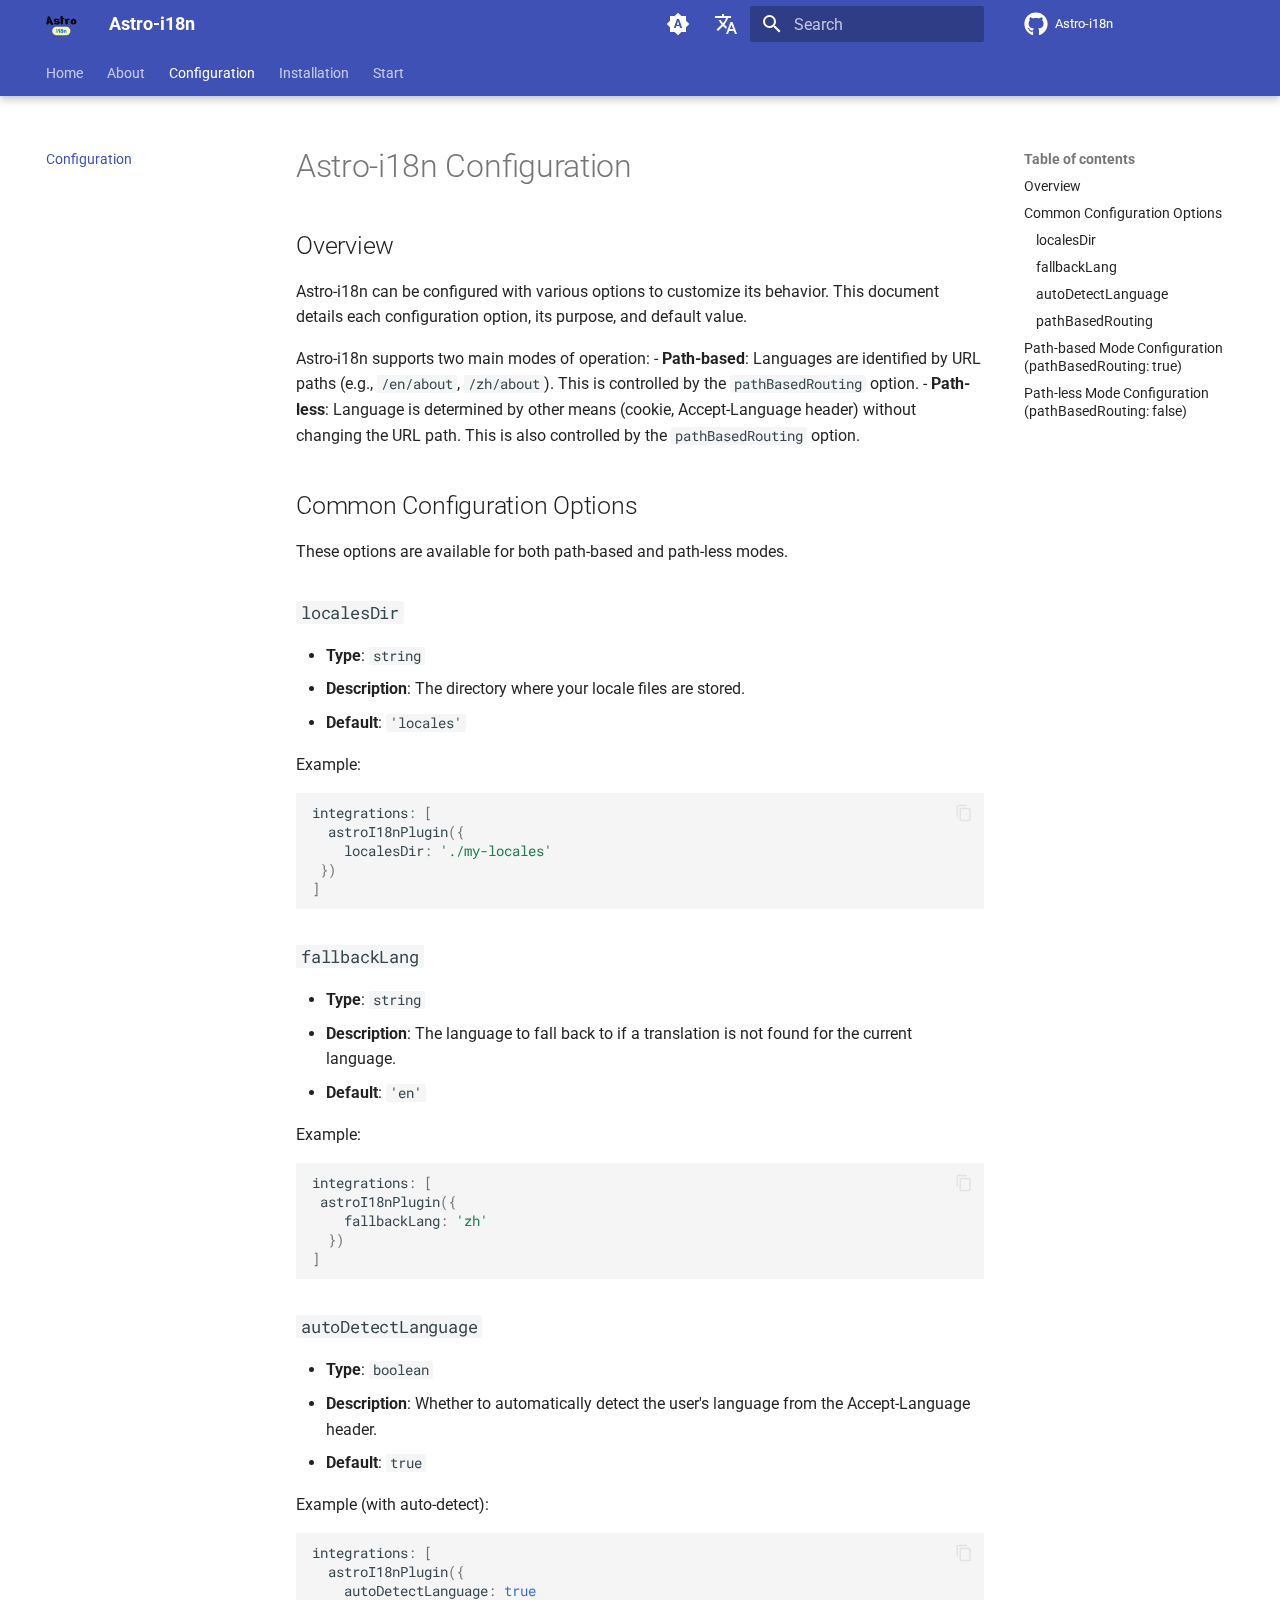
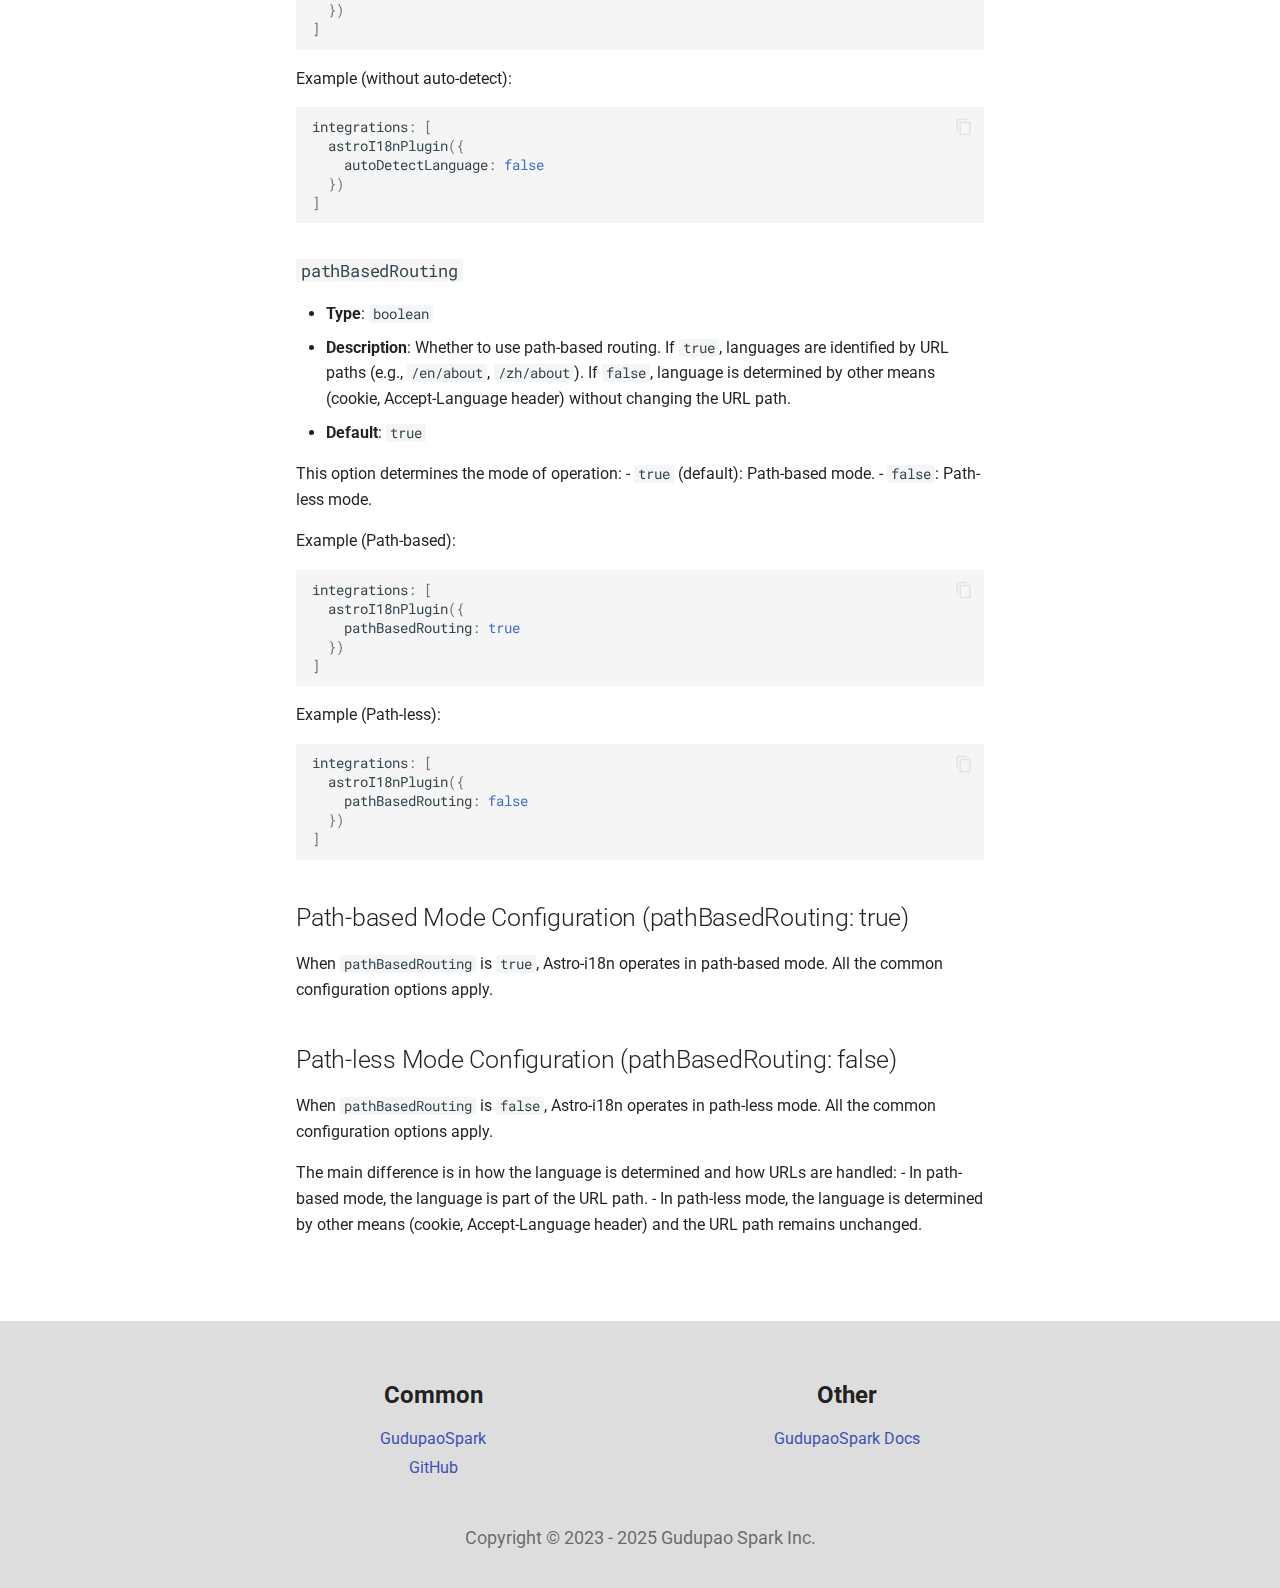
<file: configuration/index.html>
<!doctype html>
<html lang="en" class="no-js">
  <head>
    
      <meta charset="utf-8">
      <meta name="viewport" content="width=device-width,initial-scale=1">
      
        <meta name="description" content="Detailed configuration options for Astro-i18n">
      
      
      
      
        <link rel="prev" href="../about/">
      
      
        <link rel="next" href="../installation/">
      
      
      <link rel="icon" href="../image2.svg">
      <meta name="generator" content="mkdocs-1.6.1, mkdocs-material-9.6.18">
    
    
      
        <title>Configuration - Astro-i18n</title>
      
    
    
      <link rel="stylesheet" href="../assets/stylesheets/main.7e37652d.min.css">
      
        
        <link rel="stylesheet" href="../assets/stylesheets/palette.06af60db.min.css">
      
      


    
    
      
    
    
      
        
        
        <link rel="preconnect" href="https://fonts.gstatic.com" crossorigin>
        <link rel="stylesheet" href="https://fonts.googleapis.com/css?family=Roboto:300,300i,400,400i,700,700i%7CRoboto+Mono:400,400i,700,700i&display=fallback">
        <style>:root{--md-text-font:"Roboto";--md-code-font:"Roboto Mono"}</style>
      
    
    
      <link rel="stylesheet" href="../stylesheets/extra.css">
    
    <script>__md_scope=new URL("..",location),__md_hash=e=>[...e].reduce(((e,_)=>(e<<5)-e+_.charCodeAt(0)),0),__md_get=(e,_=localStorage,t=__md_scope)=>JSON.parse(_.getItem(t.pathname+"."+e)),__md_set=(e,_,t=localStorage,a=__md_scope)=>{try{t.setItem(a.pathname+"."+e,JSON.stringify(_))}catch(e){}}</script>
    
      

    
    
    
  </head>
  
  
    
    
      
    
    
    
    
    <body dir="ltr" data-md-color-scheme="default" data-md-color-primary="indigo" data-md-color-accent="indigo">
  
    
    <input class="md-toggle" data-md-toggle="drawer" type="checkbox" id="__drawer" autocomplete="off">
    <input class="md-toggle" data-md-toggle="search" type="checkbox" id="__search" autocomplete="off">
    <label class="md-overlay" for="__drawer"></label>
    <div data-md-component="skip">
      
        
        <a href="#astro-i18n-configuration" class="md-skip">
          Skip to content
        </a>
      
    </div>
    <div data-md-component="announce">
      
    </div>
    
    
      

  

<header class="md-header md-header--shadow md-header--lifted" data-md-component="header">
  <nav class="md-header__inner md-grid" aria-label="Header">
    <a href=".." title="Astro-i18n" class="md-header__button md-logo" aria-label="Astro-i18n" data-md-component="logo">
      
  <img src="../image2.svg" alt="logo">

    </a>
    <label class="md-header__button md-icon" for="__drawer">
      
      <svg xmlns="http://www.w3.org/2000/svg" viewBox="0 0 24 24"><path d="M3 6h18v2H3zm0 5h18v2H3zm0 5h18v2H3z"/></svg>
    </label>
    <div class="md-header__title" data-md-component="header-title">
      <div class="md-header__ellipsis">
        <div class="md-header__topic">
          <span class="md-ellipsis">
            Astro-i18n
          </span>
        </div>
        <div class="md-header__topic" data-md-component="header-topic">
          <span class="md-ellipsis">
            
              Configuration
            
          </span>
        </div>
      </div>
    </div>
    
      
        <form class="md-header__option" data-md-component="palette">
  
    
    
    
    <input class="md-option" data-md-color-media="(prefers-color-scheme)" data-md-color-scheme="default" data-md-color-primary="indigo" data-md-color-accent="indigo"  aria-label="Switch to light mode"  type="radio" name="__palette" id="__palette_0">
    
      <label class="md-header__button md-icon" title="Switch to light mode" for="__palette_1" hidden>
        <svg xmlns="http://www.w3.org/2000/svg" viewBox="0 0 24 24"><path d="m14.3 16-.7-2h-3.2l-.7 2H7.8L11 7h2l3.2 9zM20 8.69V4h-4.69L12 .69 8.69 4H4v4.69L.69 12 4 15.31V20h4.69L12 23.31 15.31 20H20v-4.69L23.31 12zm-9.15 3.96h2.3L12 9z"/></svg>
      </label>
    
  
    
    
    
    <input class="md-option" data-md-color-media="(prefers-color-scheme: light)" data-md-color-scheme="default" data-md-color-primary="indigo" data-md-color-accent="indigo"  aria-label="Switch to dark mode"  type="radio" name="__palette" id="__palette_1">
    
      <label class="md-header__button md-icon" title="Switch to dark mode" for="__palette_2" hidden>
        <svg xmlns="http://www.w3.org/2000/svg" viewBox="0 0 24 24"><path d="M12 8a4 4 0 0 0-4 4 4 4 0 0 0 4 4 4 4 0 0 0 4-4 4 4 0 0 0-4-4m0 10a6 6 0 0 1-6-6 6 6 0 0 1 6-6 6 6 0 0 1 6 6 6 6 0 0 1-6 6m8-9.31V4h-4.69L12 .69 8.69 4H4v4.69L.69 12 4 15.31V20h4.69L12 23.31 15.31 20H20v-4.69L23.31 12z"/></svg>
      </label>
    
  
    
    
    
    <input class="md-option" data-md-color-media="(prefers-color-scheme: dark)" data-md-color-scheme="slate" data-md-color-primary="indigo" data-md-color-accent="indigo"  aria-label="Switch to system preference"  type="radio" name="__palette" id="__palette_2">
    
      <label class="md-header__button md-icon" title="Switch to system preference" for="__palette_0" hidden>
        <svg xmlns="http://www.w3.org/2000/svg" viewBox="0 0 24 24"><path d="M12 18c-.89 0-1.74-.2-2.5-.55C11.56 16.5 13 14.42 13 12s-1.44-4.5-3.5-5.45C10.26 6.2 11.11 6 12 6a6 6 0 0 1 6 6 6 6 0 0 1-6 6m8-9.31V4h-4.69L12 .69 8.69 4H4v4.69L.69 12 4 15.31V20h4.69L12 23.31 15.31 20H20v-4.69L23.31 12z"/></svg>
      </label>
    
  
</form>
      
    
    
      <script>var palette=__md_get("__palette");if(palette&&palette.color){if("(prefers-color-scheme)"===palette.color.media){var media=matchMedia("(prefers-color-scheme: light)"),input=document.querySelector(media.matches?"[data-md-color-media='(prefers-color-scheme: light)']":"[data-md-color-media='(prefers-color-scheme: dark)']");palette.color.media=input.getAttribute("data-md-color-media"),palette.color.scheme=input.getAttribute("data-md-color-scheme"),palette.color.primary=input.getAttribute("data-md-color-primary"),palette.color.accent=input.getAttribute("data-md-color-accent")}for(var[key,value]of Object.entries(palette.color))document.body.setAttribute("data-md-color-"+key,value)}</script>
    
    
      <div class="md-header__option">
  <div class="md-select">
    
    <button class="md-header__button md-icon" aria-label="Select language">
      <svg xmlns="http://www.w3.org/2000/svg" viewBox="0 0 24 24"><path d="m12.87 15.07-2.54-2.51.03-.03A17.5 17.5 0 0 0 14.07 6H17V4h-7V2H8v2H1v2h11.17C11.5 7.92 10.44 9.75 9 11.35 8.07 10.32 7.3 9.19 6.69 8h-2c.73 1.63 1.73 3.17 2.98 4.56l-5.09 5.02L4 19l5-5 3.11 3.11zM18.5 10h-2L12 22h2l1.12-3h4.75L21 22h2zm-2.62 7 1.62-4.33L19.12 17z"/></svg>
    </button>
    <div class="md-select__inner">
      <ul class="md-select__list">
        
          <li class="md-select__item">
            <a href="./" hreflang="en" class="md-select__link">
              English
            </a>
          </li>
        
          <li class="md-select__item">
            <a href="../zh/configuration/" hreflang="zh" class="md-select__link">
              简体中文
            </a>
          </li>
        
      </ul>
    </div>
  </div>
</div>
    
    
      
      
        <label class="md-header__button md-icon" for="__search">
          
          <svg xmlns="http://www.w3.org/2000/svg" viewBox="0 0 24 24"><path d="M9.5 3A6.5 6.5 0 0 1 16 9.5c0 1.61-.59 3.09-1.56 4.23l.27.27h.79l5 5-1.5 1.5-5-5v-.79l-.27-.27A6.52 6.52 0 0 1 9.5 16 6.5 6.5 0 0 1 3 9.5 6.5 6.5 0 0 1 9.5 3m0 2C7 5 5 7 5 9.5S7 14 9.5 14 14 12 14 9.5 12 5 9.5 5"/></svg>
        </label>
        <div class="md-search" data-md-component="search" role="dialog">
  <label class="md-search__overlay" for="__search"></label>
  <div class="md-search__inner" role="search">
    <form class="md-search__form" name="search">
      <input type="text" class="md-search__input" name="query" aria-label="Search" placeholder="Search" autocapitalize="off" autocorrect="off" autocomplete="off" spellcheck="false" data-md-component="search-query" required>
      <label class="md-search__icon md-icon" for="__search">
        
        <svg xmlns="http://www.w3.org/2000/svg" viewBox="0 0 24 24"><path d="M9.5 3A6.5 6.5 0 0 1 16 9.5c0 1.61-.59 3.09-1.56 4.23l.27.27h.79l5 5-1.5 1.5-5-5v-.79l-.27-.27A6.52 6.52 0 0 1 9.5 16 6.5 6.5 0 0 1 3 9.5 6.5 6.5 0 0 1 9.5 3m0 2C7 5 5 7 5 9.5S7 14 9.5 14 14 12 14 9.5 12 5 9.5 5"/></svg>
        
        <svg xmlns="http://www.w3.org/2000/svg" viewBox="0 0 24 24"><path d="M20 11v2H8l5.5 5.5-1.42 1.42L4.16 12l7.92-7.92L13.5 5.5 8 11z"/></svg>
      </label>
      <nav class="md-search__options" aria-label="Search">
        
        <button type="reset" class="md-search__icon md-icon" title="Clear" aria-label="Clear" tabindex="-1">
          
          <svg xmlns="http://www.w3.org/2000/svg" viewBox="0 0 24 24"><path d="M19 6.41 17.59 5 12 10.59 6.41 5 5 6.41 10.59 12 5 17.59 6.41 19 12 13.41 17.59 19 19 17.59 13.41 12z"/></svg>
        </button>
      </nav>
      
    </form>
    <div class="md-search__output">
      <div class="md-search__scrollwrap" tabindex="0" data-md-scrollfix>
        <div class="md-search-result" data-md-component="search-result">
          <div class="md-search-result__meta">
            Initializing search
          </div>
          <ol class="md-search-result__list" role="presentation"></ol>
        </div>
      </div>
    </div>
  </div>
</div>
      
    
    
      <div class="md-header__source">
        <a href="https://github.com/GudupaoSpark/Astro-i18n" title="Go to repository" class="md-source" data-md-component="source">
  <div class="md-source__icon md-icon">
    
    <svg xmlns="http://www.w3.org/2000/svg" viewBox="0 0 512 512"><!--! Font Awesome Free 7.0.0 by @fontawesome - https://fontawesome.com License - https://fontawesome.com/license/free (Icons: CC BY 4.0, Fonts: SIL OFL 1.1, Code: MIT License) Copyright 2025 Fonticons, Inc.--><path fill="currentColor" d="M173.9 397.4c0 2-2.3 3.6-5.2 3.6-3.3.3-5.6-1.3-5.6-3.6 0-2 2.3-3.6 5.2-3.6 3-.3 5.6 1.3 5.6 3.6m-31.1-4.5c-.7 2 1.3 4.3 4.3 4.9 2.6 1 5.6 0 6.2-2s-1.3-4.3-4.3-5.2c-2.6-.7-5.5.3-6.2 2.3m44.2-1.7c-2.9.7-4.9 2.6-4.6 4.9.3 2 2.9 3.3 5.9 2.6 2.9-.7 4.9-2.6 4.6-4.6-.3-1.9-3-3.2-5.9-2.9M252.8 8C114.1 8 8 113.3 8 252c0 110.9 69.8 205.8 169.5 239.2 12.8 2.3 17.3-5.6 17.3-12.1 0-6.2-.3-40.4-.3-61.4 0 0-70 15-84.7-29.8 0 0-11.4-29.1-27.8-36.6 0 0-22.9-15.7 1.6-15.4 0 0 24.9 2 38.6 25.8 21.9 38.6 58.6 27.5 72.9 20.9 2.3-16 8.8-27.1 16-33.7-55.9-6.2-112.3-14.3-112.3-110.5 0-27.5 7.6-41.3 23.6-58.9-2.6-6.5-11.1-33.3 2.6-67.9 20.9-6.5 69 27 69 27 20-5.6 41.5-8.5 62.8-8.5s42.8 2.9 62.8 8.5c0 0 48.1-33.6 69-27 13.7 34.7 5.2 61.4 2.6 67.9 16 17.7 25.8 31.5 25.8 58.9 0 96.5-58.9 104.2-114.8 110.5 9.2 7.9 17 22.9 17 46.4 0 33.7-.3 75.4-.3 83.6 0 6.5 4.6 14.4 17.3 12.1C436.2 457.8 504 362.9 504 252 504 113.3 391.5 8 252.8 8M105.2 352.9c-1.3 1-1 3.3.7 5.2 1.6 1.6 3.9 2.3 5.2 1 1.3-1 1-3.3-.7-5.2-1.6-1.6-3.9-2.3-5.2-1m-10.8-8.1c-.7 1.3.3 2.9 2.3 3.9 1.6 1 3.6.7 4.3-.7.7-1.3-.3-2.9-2.3-3.9-2-.6-3.6-.3-4.3.7m32.4 35.6c-1.6 1.3-1 4.3 1.3 6.2 2.3 2.3 5.2 2.6 6.5 1 1.3-1.3.7-4.3-1.3-6.2-2.2-2.3-5.2-2.6-6.5-1m-11.4-14.7c-1.6 1-1.6 3.6 0 5.9s4.3 3.3 5.6 2.3c1.6-1.3 1.6-3.9 0-6.2-1.4-2.3-4-3.3-5.6-2"/></svg>
  </div>
  <div class="md-source__repository">
    Astro-i18n
  </div>
</a>
      </div>
    
  </nav>
  
    
      
<nav class="md-tabs" aria-label="Tabs" data-md-component="tabs">
  <div class="md-grid">
    <ul class="md-tabs__list">
      
        
  
  
  
  
    <li class="md-tabs__item">
      <a href=".." class="md-tabs__link">
        
  
  
    
  
  Home

      </a>
    </li>
  

      
        
  
  
  
  
    <li class="md-tabs__item">
      <a href="../about/" class="md-tabs__link">
        
  
  
    
  
  About

      </a>
    </li>
  

      
        
  
  
  
    
  
  
    <li class="md-tabs__item md-tabs__item--active">
      <a href="./" class="md-tabs__link">
        
  
  
    
  
  Configuration

      </a>
    </li>
  

      
        
  
  
  
  
    <li class="md-tabs__item">
      <a href="../installation/" class="md-tabs__link">
        
  
  
    
  
  Installation

      </a>
    </li>
  

      
        
  
  
  
  
    <li class="md-tabs__item">
      <a href="../start/" class="md-tabs__link">
        
  
  
    
  
  Start

      </a>
    </li>
  

      
    </ul>
  </div>
</nav>
    
  
</header>
    
    <div class="md-container" data-md-component="container">
      
      
        
      
      <main class="md-main" data-md-component="main">
        <div class="md-main__inner md-grid">
          
            
              
              <div class="md-sidebar md-sidebar--primary" data-md-component="sidebar" data-md-type="navigation" >
                <div class="md-sidebar__scrollwrap">
                  <div class="md-sidebar__inner">
                    


  


<nav class="md-nav md-nav--primary md-nav--lifted" aria-label="Navigation" data-md-level="0">
  <label class="md-nav__title" for="__drawer">
    <a href=".." title="Astro-i18n" class="md-nav__button md-logo" aria-label="Astro-i18n" data-md-component="logo">
      
  <img src="../image2.svg" alt="logo">

    </a>
    Astro-i18n
  </label>
  
    <div class="md-nav__source">
      <a href="https://github.com/GudupaoSpark/Astro-i18n" title="Go to repository" class="md-source" data-md-component="source">
  <div class="md-source__icon md-icon">
    
    <svg xmlns="http://www.w3.org/2000/svg" viewBox="0 0 512 512"><!--! Font Awesome Free 7.0.0 by @fontawesome - https://fontawesome.com License - https://fontawesome.com/license/free (Icons: CC BY 4.0, Fonts: SIL OFL 1.1, Code: MIT License) Copyright 2025 Fonticons, Inc.--><path fill="currentColor" d="M173.9 397.4c0 2-2.3 3.6-5.2 3.6-3.3.3-5.6-1.3-5.6-3.6 0-2 2.3-3.6 5.2-3.6 3-.3 5.6 1.3 5.6 3.6m-31.1-4.5c-.7 2 1.3 4.3 4.3 4.9 2.6 1 5.6 0 6.2-2s-1.3-4.3-4.3-5.2c-2.6-.7-5.5.3-6.2 2.3m44.2-1.7c-2.9.7-4.9 2.6-4.6 4.9.3 2 2.9 3.3 5.9 2.6 2.9-.7 4.9-2.6 4.6-4.6-.3-1.9-3-3.2-5.9-2.9M252.8 8C114.1 8 8 113.3 8 252c0 110.9 69.8 205.8 169.5 239.2 12.8 2.3 17.3-5.6 17.3-12.1 0-6.2-.3-40.4-.3-61.4 0 0-70 15-84.7-29.8 0 0-11.4-29.1-27.8-36.6 0 0-22.9-15.7 1.6-15.4 0 0 24.9 2 38.6 25.8 21.9 38.6 58.6 27.5 72.9 20.9 2.3-16 8.8-27.1 16-33.7-55.9-6.2-112.3-14.3-112.3-110.5 0-27.5 7.6-41.3 23.6-58.9-2.6-6.5-11.1-33.3 2.6-67.9 20.9-6.5 69 27 69 27 20-5.6 41.5-8.5 62.8-8.5s42.8 2.9 62.8 8.5c0 0 48.1-33.6 69-27 13.7 34.7 5.2 61.4 2.6 67.9 16 17.7 25.8 31.5 25.8 58.9 0 96.5-58.9 104.2-114.8 110.5 9.2 7.9 17 22.9 17 46.4 0 33.7-.3 75.4-.3 83.6 0 6.5 4.6 14.4 17.3 12.1C436.2 457.8 504 362.9 504 252 504 113.3 391.5 8 252.8 8M105.2 352.9c-1.3 1-1 3.3.7 5.2 1.6 1.6 3.9 2.3 5.2 1 1.3-1 1-3.3-.7-5.2-1.6-1.6-3.9-2.3-5.2-1m-10.8-8.1c-.7 1.3.3 2.9 2.3 3.9 1.6 1 3.6.7 4.3-.7.7-1.3-.3-2.9-2.3-3.9-2-.6-3.6-.3-4.3.7m32.4 35.6c-1.6 1.3-1 4.3 1.3 6.2 2.3 2.3 5.2 2.6 6.5 1 1.3-1.3.7-4.3-1.3-6.2-2.2-2.3-5.2-2.6-6.5-1m-11.4-14.7c-1.6 1-1.6 3.6 0 5.9s4.3 3.3 5.6 2.3c1.6-1.3 1.6-3.9 0-6.2-1.4-2.3-4-3.3-5.6-2"/></svg>
  </div>
  <div class="md-source__repository">
    Astro-i18n
  </div>
</a>
    </div>
  
  <ul class="md-nav__list" data-md-scrollfix>
    
      
      
  
  
  
  
    <li class="md-nav__item">
      <a href=".." class="md-nav__link">
        
  
  
  <span class="md-ellipsis">
    Home
    
  </span>
  

      </a>
    </li>
  

    
      
      
  
  
  
  
    <li class="md-nav__item">
      <a href="../about/" class="md-nav__link">
        
  
  
  <span class="md-ellipsis">
    About
    
  </span>
  

      </a>
    </li>
  

    
      
      
  
  
    
  
  
  
    <li class="md-nav__item md-nav__item--active">
      
      <input class="md-nav__toggle md-toggle" type="checkbox" id="__toc">
      
      
        
      
      
        <label class="md-nav__link md-nav__link--active" for="__toc">
          
  
  
  <span class="md-ellipsis">
    Configuration
    
  </span>
  

          <span class="md-nav__icon md-icon"></span>
        </label>
      
      <a href="./" class="md-nav__link md-nav__link--active">
        
  
  
  <span class="md-ellipsis">
    Configuration
    
  </span>
  

      </a>
      
        

<nav class="md-nav md-nav--secondary" aria-label="Table of contents">
  
  
  
    
  
  
    <label class="md-nav__title" for="__toc">
      <span class="md-nav__icon md-icon"></span>
      Table of contents
    </label>
    <ul class="md-nav__list" data-md-component="toc" data-md-scrollfix>
      
        <li class="md-nav__item">
  <a href="#overview" class="md-nav__link">
    <span class="md-ellipsis">
      Overview
    </span>
  </a>
  
</li>
      
        <li class="md-nav__item">
  <a href="#common-configuration-options" class="md-nav__link">
    <span class="md-ellipsis">
      Common Configuration Options
    </span>
  </a>
  
    <nav class="md-nav" aria-label="Common Configuration Options">
      <ul class="md-nav__list">
        
          <li class="md-nav__item">
  <a href="#localesdir" class="md-nav__link">
    <span class="md-ellipsis">
      localesDir
    </span>
  </a>
  
</li>
        
          <li class="md-nav__item">
  <a href="#fallbacklang" class="md-nav__link">
    <span class="md-ellipsis">
      fallbackLang
    </span>
  </a>
  
</li>
        
          <li class="md-nav__item">
  <a href="#autodetectlanguage" class="md-nav__link">
    <span class="md-ellipsis">
      autoDetectLanguage
    </span>
  </a>
  
</li>
        
          <li class="md-nav__item">
  <a href="#pathbasedrouting" class="md-nav__link">
    <span class="md-ellipsis">
      pathBasedRouting
    </span>
  </a>
  
</li>
        
      </ul>
    </nav>
  
</li>
      
        <li class="md-nav__item">
  <a href="#path-based-mode-configuration-pathbasedrouting-true" class="md-nav__link">
    <span class="md-ellipsis">
      Path-based Mode Configuration (pathBasedRouting: true)
    </span>
  </a>
  
</li>
      
        <li class="md-nav__item">
  <a href="#path-less-mode-configuration-pathbasedrouting-false" class="md-nav__link">
    <span class="md-ellipsis">
      Path-less Mode Configuration (pathBasedRouting: false)
    </span>
  </a>
  
</li>
      
    </ul>
  
</nav>
      
    </li>
  

    
      
      
  
  
  
  
    <li class="md-nav__item">
      <a href="../installation/" class="md-nav__link">
        
  
  
  <span class="md-ellipsis">
    Installation
    
  </span>
  

      </a>
    </li>
  

    
      
      
  
  
  
  
    <li class="md-nav__item">
      <a href="../start/" class="md-nav__link">
        
  
  
  <span class="md-ellipsis">
    Start
    
  </span>
  

      </a>
    </li>
  

    
  </ul>
</nav>
                  </div>
                </div>
              </div>
            
            
              
              <div class="md-sidebar md-sidebar--secondary" data-md-component="sidebar" data-md-type="toc" >
                <div class="md-sidebar__scrollwrap">
                  <div class="md-sidebar__inner">
                    

<nav class="md-nav md-nav--secondary" aria-label="Table of contents">
  
  
  
    
  
  
    <label class="md-nav__title" for="__toc">
      <span class="md-nav__icon md-icon"></span>
      Table of contents
    </label>
    <ul class="md-nav__list" data-md-component="toc" data-md-scrollfix>
      
        <li class="md-nav__item">
  <a href="#overview" class="md-nav__link">
    <span class="md-ellipsis">
      Overview
    </span>
  </a>
  
</li>
      
        <li class="md-nav__item">
  <a href="#common-configuration-options" class="md-nav__link">
    <span class="md-ellipsis">
      Common Configuration Options
    </span>
  </a>
  
    <nav class="md-nav" aria-label="Common Configuration Options">
      <ul class="md-nav__list">
        
          <li class="md-nav__item">
  <a href="#localesdir" class="md-nav__link">
    <span class="md-ellipsis">
      localesDir
    </span>
  </a>
  
</li>
        
          <li class="md-nav__item">
  <a href="#fallbacklang" class="md-nav__link">
    <span class="md-ellipsis">
      fallbackLang
    </span>
  </a>
  
</li>
        
          <li class="md-nav__item">
  <a href="#autodetectlanguage" class="md-nav__link">
    <span class="md-ellipsis">
      autoDetectLanguage
    </span>
  </a>
  
</li>
        
          <li class="md-nav__item">
  <a href="#pathbasedrouting" class="md-nav__link">
    <span class="md-ellipsis">
      pathBasedRouting
    </span>
  </a>
  
</li>
        
      </ul>
    </nav>
  
</li>
      
        <li class="md-nav__item">
  <a href="#path-based-mode-configuration-pathbasedrouting-true" class="md-nav__link">
    <span class="md-ellipsis">
      Path-based Mode Configuration (pathBasedRouting: true)
    </span>
  </a>
  
</li>
      
        <li class="md-nav__item">
  <a href="#path-less-mode-configuration-pathbasedrouting-false" class="md-nav__link">
    <span class="md-ellipsis">
      Path-less Mode Configuration (pathBasedRouting: false)
    </span>
  </a>
  
</li>
      
    </ul>
  
</nav>
                  </div>
                </div>
              </div>
            
          
          
            <div class="md-content" data-md-component="content">
              <article class="md-content__inner md-typeset">
                

                  


  
  


<h1 id="astro-i18n-configuration">Astro-i18n Configuration</h1>
<h2 id="overview">Overview</h2>
<p>Astro-i18n can be configured with various options to customize its behavior. This document details each configuration option, its purpose, and default value.</p>
<p>Astro-i18n supports two main modes of operation:
- <strong>Path-based</strong>: Languages are identified by URL paths (e.g., <code>/en/about</code>, <code>/zh/about</code>). This is controlled by the <code>pathBasedRouting</code> option.
- <strong>Path-less</strong>: Language is determined by other means (cookie, Accept-Language header) without changing the URL path. This is also controlled by the <code>pathBasedRouting</code> option.</p>
<h2 id="common-configuration-options">Common Configuration Options</h2>
<p>These options are available for both path-based and path-less modes.</p>
<h3 id="localesdir"><code>localesDir</code></h3>
<ul>
<li><strong>Type</strong>: <code>string</code></li>
<li><strong>Description</strong>: The directory where your locale files are stored.</li>
<li><strong>Default</strong>: <code>'locales'</code></li>
</ul>
<p>Example:
<div class="language-typescript highlight"><pre><span></span><code><span id="__span-0-1"><a id="__codelineno-0-1" name="__codelineno-0-1" href="#__codelineno-0-1"></a><span class="nx">integrations</span><span class="o">:</span><span class="w"> </span><span class="p">[</span>
</span><span id="__span-0-2"><a id="__codelineno-0-2" name="__codelineno-0-2" href="#__codelineno-0-2"></a><span class="w">  </span><span class="nx">astroI18nPlugin</span><span class="p">({</span>
</span><span id="__span-0-3"><a id="__codelineno-0-3" name="__codelineno-0-3" href="#__codelineno-0-3"></a><span class="w">    </span><span class="nx">localesDir</span><span class="o">:</span><span class="w"> </span><span class="s1">&#39;./my-locales&#39;</span>
</span><span id="__span-0-4"><a id="__codelineno-0-4" name="__codelineno-0-4" href="#__codelineno-0-4"></a><span class="w"> </span><span class="p">})</span>
</span><span id="__span-0-5"><a id="__codelineno-0-5" name="__codelineno-0-5" href="#__codelineno-0-5"></a><span class="p">]</span>
</span></code></pre></div></p>
<h3 id="fallbacklang"><code>fallbackLang</code></h3>
<ul>
<li><strong>Type</strong>: <code>string</code></li>
<li><strong>Description</strong>: The language to fall back to if a translation is not found for the current language.</li>
<li><strong>Default</strong>: <code>'en'</code></li>
</ul>
<p>Example:
<div class="language-typescript highlight"><pre><span></span><code><span id="__span-1-1"><a id="__codelineno-1-1" name="__codelineno-1-1" href="#__codelineno-1-1"></a><span class="nx">integrations</span><span class="o">:</span><span class="w"> </span><span class="p">[</span>
</span><span id="__span-1-2"><a id="__codelineno-1-2" name="__codelineno-1-2" href="#__codelineno-1-2"></a><span class="w"> </span><span class="nx">astroI18nPlugin</span><span class="p">({</span>
</span><span id="__span-1-3"><a id="__codelineno-1-3" name="__codelineno-1-3" href="#__codelineno-1-3"></a><span class="w">    </span><span class="nx">fallbackLang</span><span class="o">:</span><span class="w"> </span><span class="s1">&#39;zh&#39;</span>
</span><span id="__span-1-4"><a id="__codelineno-1-4" name="__codelineno-1-4" href="#__codelineno-1-4"></a><span class="w">  </span><span class="p">})</span>
</span><span id="__span-1-5"><a id="__codelineno-1-5" name="__codelineno-1-5" href="#__codelineno-1-5"></a><span class="p">]</span>
</span></code></pre></div></p>
<h3 id="autodetectlanguage"><code>autoDetectLanguage</code></h3>
<ul>
<li><strong>Type</strong>: <code>boolean</code></li>
<li><strong>Description</strong>: Whether to automatically detect the user's language from the Accept-Language header.</li>
<li><strong>Default</strong>: <code>true</code></li>
</ul>
<p>Example (with auto-detect):
<div class="language-typescript highlight"><pre><span></span><code><span id="__span-2-1"><a id="__codelineno-2-1" name="__codelineno-2-1" href="#__codelineno-2-1"></a><span class="nx">integrations</span><span class="o">:</span><span class="w"> </span><span class="p">[</span>
</span><span id="__span-2-2"><a id="__codelineno-2-2" name="__codelineno-2-2" href="#__codelineno-2-2"></a><span class="w">  </span><span class="nx">astroI18nPlugin</span><span class="p">({</span>
</span><span id="__span-2-3"><a id="__codelineno-2-3" name="__codelineno-2-3" href="#__codelineno-2-3"></a><span class="w">    </span><span class="nx">autoDetectLanguage</span><span class="o">:</span><span class="w"> </span><span class="kt">true</span>
</span><span id="__span-2-4"><a id="__codelineno-2-4" name="__codelineno-2-4" href="#__codelineno-2-4"></a><span class="w">  </span><span class="p">})</span>
</span><span id="__span-2-5"><a id="__codelineno-2-5" name="__codelineno-2-5" href="#__codelineno-2-5"></a><span class="p">]</span>
</span></code></pre></div></p>
<p>Example (without auto-detect):
<div class="language-typescript highlight"><pre><span></span><code><span id="__span-3-1"><a id="__codelineno-3-1" name="__codelineno-3-1" href="#__codelineno-3-1"></a><span class="nx">integrations</span><span class="o">:</span><span class="w"> </span><span class="p">[</span>
</span><span id="__span-3-2"><a id="__codelineno-3-2" name="__codelineno-3-2" href="#__codelineno-3-2"></a><span class="w">  </span><span class="nx">astroI18nPlugin</span><span class="p">({</span>
</span><span id="__span-3-3"><a id="__codelineno-3-3" name="__codelineno-3-3" href="#__codelineno-3-3"></a><span class="w">    </span><span class="nx">autoDetectLanguage</span><span class="o">:</span><span class="w"> </span><span class="kt">false</span>
</span><span id="__span-3-4"><a id="__codelineno-3-4" name="__codelineno-3-4" href="#__codelineno-3-4"></a><span class="w">  </span><span class="p">})</span>
</span><span id="__span-3-5"><a id="__codelineno-3-5" name="__codelineno-3-5" href="#__codelineno-3-5"></a><span class="p">]</span>
</span></code></pre></div></p>
<h3 id="pathbasedrouting"><code>pathBasedRouting</code></h3>
<ul>
<li><strong>Type</strong>: <code>boolean</code></li>
<li><strong>Description</strong>: Whether to use path-based routing. If <code>true</code>, languages are identified by URL paths (e.g., <code>/en/about</code>, <code>/zh/about</code>). If <code>false</code>, language is determined by other means (cookie, Accept-Language header) without changing the URL path.</li>
<li><strong>Default</strong>: <code>true</code></li>
</ul>
<p>This option determines the mode of operation:
- <code>true</code> (default): Path-based mode.
- <code>false</code>: Path-less mode.</p>
<p>Example (Path-based):
<div class="language-typescript highlight"><pre><span></span><code><span id="__span-4-1"><a id="__codelineno-4-1" name="__codelineno-4-1" href="#__codelineno-4-1"></a><span class="nx">integrations</span><span class="o">:</span><span class="w"> </span><span class="p">[</span>
</span><span id="__span-4-2"><a id="__codelineno-4-2" name="__codelineno-4-2" href="#__codelineno-4-2"></a><span class="w">  </span><span class="nx">astroI18nPlugin</span><span class="p">({</span>
</span><span id="__span-4-3"><a id="__codelineno-4-3" name="__codelineno-4-3" href="#__codelineno-4-3"></a><span class="w">    </span><span class="nx">pathBasedRouting</span><span class="o">:</span><span class="w"> </span><span class="kt">true</span>
</span><span id="__span-4-4"><a id="__codelineno-4-4" name="__codelineno-4-4" href="#__codelineno-4-4"></a><span class="w">  </span><span class="p">})</span>
</span><span id="__span-4-5"><a id="__codelineno-4-5" name="__codelineno-4-5" href="#__codelineno-4-5"></a><span class="p">]</span>
</span></code></pre></div></p>
<p>Example (Path-less):
<div class="language-typescript highlight"><pre><span></span><code><span id="__span-5-1"><a id="__codelineno-5-1" name="__codelineno-5-1" href="#__codelineno-5-1"></a><span class="nx">integrations</span><span class="o">:</span><span class="w"> </span><span class="p">[</span>
</span><span id="__span-5-2"><a id="__codelineno-5-2" name="__codelineno-5-2" href="#__codelineno-5-2"></a><span class="w">  </span><span class="nx">astroI18nPlugin</span><span class="p">({</span>
</span><span id="__span-5-3"><a id="__codelineno-5-3" name="__codelineno-5-3" href="#__codelineno-5-3"></a><span class="w">    </span><span class="nx">pathBasedRouting</span><span class="o">:</span><span class="w"> </span><span class="kt">false</span>
</span><span id="__span-5-4"><a id="__codelineno-5-4" name="__codelineno-5-4" href="#__codelineno-5-4"></a><span class="w">  </span><span class="p">})</span>
</span><span id="__span-5-5"><a id="__codelineno-5-5" name="__codelineno-5-5" href="#__codelineno-5-5"></a><span class="p">]</span>
</span></code></pre></div></p>
<h2 id="path-based-mode-configuration-pathbasedrouting-true">Path-based Mode Configuration (pathBasedRouting: true)</h2>
<p>When <code>pathBasedRouting</code> is <code>true</code>, Astro-i18n operates in path-based mode. All the common configuration options apply.</p>
<h2 id="path-less-mode-configuration-pathbasedrouting-false">Path-less Mode Configuration (pathBasedRouting: false)</h2>
<p>When <code>pathBasedRouting</code> is <code>false</code>, Astro-i18n operates in path-less mode. All the common configuration options apply.</p>
<p>The main difference is in how the language is determined and how URLs are handled:
- In path-based mode, the language is part of the URL path.
- In path-less mode, the language is determined by other means (cookie, Accept-Language header) and the URL path remains unchanged.</p>







  
  






                

              </article>
            </div>
          
          
<script>var target=document.getElementById(location.hash.slice(1));target&&target.name&&(target.checked=target.name.startsWith("__tabbed_"))</script>
        </div>
        
      </main>
      
<style>
.footer-container {
    text-align: center;
    padding: 2rem 1rem;
    position: relative;
    margin-top: 3rem;
    background-color: var(--footer-bg);
}
.footer-container::before {
    content: "";
    position: absolute;
    top: 0;
    left: 0;
    right: 0;
    bottom: 0;

    z-index: -1;
}
.footer-container::after {
    content: "";
    position: absolute;
    top: 0;
    left: 0;
    right: 0;
    bottom: 0;
    mix-blend-mode: multiply;
    z-index: -1;
}
.footer-links-container {
    display: flex;
    flex-direction: row;
    flex-wrap: nowrap;
    justify-content: space-around;
    margin-bottom: 1.5rem;
}
.footer-links-group {
    display: inline-block;
    vertical-align: top;
    width: 30%;
    min-width: 200px;
    margin: 0 1rem;
}
.footer-links-group h3 {
    margin: 1rem 0;
    color: var(--md-default-fg-color);
    font-size: 1.2rem;
}
.footer-links {
    list-style: none;
    padding: 0;
    margin: 0.5rem 0;
}
.footer-links li {
    margin: 0.5rem 0;
}
.footer-links a {
    color: var(--md-typeset-a-color);
    text-decoration: none;
    transition: color 0.2s;
    font-size: 0.8rem;
}
.footer-links a:hover {
    color: var(--md-accent-fg-color);
}
.footer-copyright {
    margin-top: 2rem;
    color: var(--md-default-fg-color--light);
    font-size: 0.9rem;
}
@media (max-width: 768px) {
    .footer-links-group {
        grid-template-columns: 1fr;
    }
}
</style>
<footer>
    <div class="footer-container">
        
        
        
        
            <div class="footer-links-group">
                <h3>Common</h3>
                <ul class="footer-links">
                    
                        <li><a href="https://gudupao.top" target="_blank">GudupaoSpark</a></li>
                    
                        <li><a href="https://github.com/GudupaoSpark" target="_blank">GitHub</a></li>
                    
                </ul>
            </div>
        
        
            <div class="footer-links-group">
                <h3>Other</h3>
                <ul class="footer-links">
                    
                        <li><a href="https://docs.gudupao.top" target="_blank">GudupaoSpark Docs</a></li>
                    
                </ul>
            </div>
        
        <div class="footer-copyright">Copyright &copy; 2023 - 2025 Gudupao Spark Inc.</div>
    </div>
</footer>

    </div>
    <div class="md-dialog" data-md-component="dialog">
      <div class="md-dialog__inner md-typeset"></div>
    </div>
    
    
    
      
      <script id="__config" type="application/json">{"base": "..", "features": ["navigation.tabs", "navigation.tabs.sticky", "content.code.copy"], "search": "../assets/javascripts/workers/search.973d3a69.min.js", "tags": null, "translations": {"clipboard.copied": "Copied to clipboard", "clipboard.copy": "Copy to clipboard", "search.result.more.one": "1 more on this page", "search.result.more.other": "# more on this page", "search.result.none": "No matching documents", "search.result.one": "1 matching document", "search.result.other": "# matching documents", "search.result.placeholder": "Type to start searching", "search.result.term.missing": "Missing", "select.version": "Select version"}, "version": null}</script>
    
    
      <script src="../assets/javascripts/bundle.92b07e13.min.js"></script>
      
    
  </body>
</html>
</file>
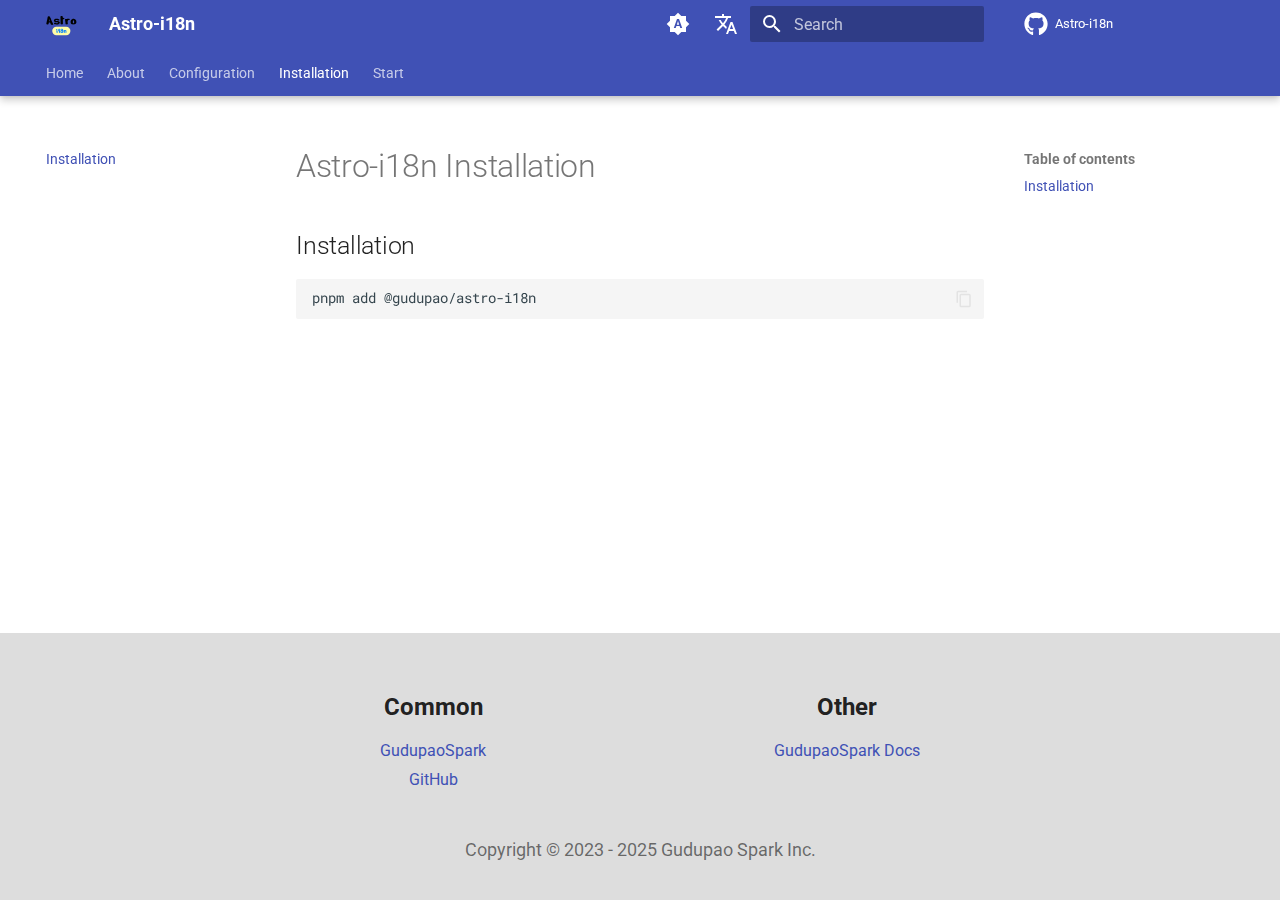
<file: installation/index.html>
<!doctype html>
<html lang="en" class="no-js">
  <head>
    
      <meta charset="utf-8">
      <meta name="viewport" content="width=device-width,initial-scale=1">
      
        <meta name="description" content="How to install Astro-i18n">
      
      
      
      
        <link rel="prev" href="../configuration/">
      
      
        <link rel="next" href="../start/">
      
      
      <link rel="icon" href="../image2.svg">
      <meta name="generator" content="mkdocs-1.6.1, mkdocs-material-9.6.18">
    
    
      
        <title>Installation - Astro-i18n</title>
      
    
    
      <link rel="stylesheet" href="../assets/stylesheets/main.7e37652d.min.css">
      
        
        <link rel="stylesheet" href="../assets/stylesheets/palette.06af60db.min.css">
      
      


    
    
      
    
    
      
        
        
        <link rel="preconnect" href="https://fonts.gstatic.com" crossorigin>
        <link rel="stylesheet" href="https://fonts.googleapis.com/css?family=Roboto:300,300i,400,400i,700,700i%7CRoboto+Mono:400,400i,700,700i&display=fallback">
        <style>:root{--md-text-font:"Roboto";--md-code-font:"Roboto Mono"}</style>
      
    
    
      <link rel="stylesheet" href="../stylesheets/extra.css">
    
    <script>__md_scope=new URL("..",location),__md_hash=e=>[...e].reduce(((e,_)=>(e<<5)-e+_.charCodeAt(0)),0),__md_get=(e,_=localStorage,t=__md_scope)=>JSON.parse(_.getItem(t.pathname+"."+e)),__md_set=(e,_,t=localStorage,a=__md_scope)=>{try{t.setItem(a.pathname+"."+e,JSON.stringify(_))}catch(e){}}</script>
    
      

    
    
    
  </head>
  
  
    
    
      
    
    
    
    
    <body dir="ltr" data-md-color-scheme="default" data-md-color-primary="indigo" data-md-color-accent="indigo">
  
    
    <input class="md-toggle" data-md-toggle="drawer" type="checkbox" id="__drawer" autocomplete="off">
    <input class="md-toggle" data-md-toggle="search" type="checkbox" id="__search" autocomplete="off">
    <label class="md-overlay" for="__drawer"></label>
    <div data-md-component="skip">
      
        
        <a href="#astro-i18n-installation" class="md-skip">
          Skip to content
        </a>
      
    </div>
    <div data-md-component="announce">
      
    </div>
    
    
      

  

<header class="md-header md-header--shadow md-header--lifted" data-md-component="header">
  <nav class="md-header__inner md-grid" aria-label="Header">
    <a href=".." title="Astro-i18n" class="md-header__button md-logo" aria-label="Astro-i18n" data-md-component="logo">
      
  <img src="../image2.svg" alt="logo">

    </a>
    <label class="md-header__button md-icon" for="__drawer">
      
      <svg xmlns="http://www.w3.org/2000/svg" viewBox="0 0 24 24"><path d="M3 6h18v2H3zm0 5h18v2H3zm0 5h18v2H3z"/></svg>
    </label>
    <div class="md-header__title" data-md-component="header-title">
      <div class="md-header__ellipsis">
        <div class="md-header__topic">
          <span class="md-ellipsis">
            Astro-i18n
          </span>
        </div>
        <div class="md-header__topic" data-md-component="header-topic">
          <span class="md-ellipsis">
            
              Installation
            
          </span>
        </div>
      </div>
    </div>
    
      
        <form class="md-header__option" data-md-component="palette">
  
    
    
    
    <input class="md-option" data-md-color-media="(prefers-color-scheme)" data-md-color-scheme="default" data-md-color-primary="indigo" data-md-color-accent="indigo"  aria-label="Switch to light mode"  type="radio" name="__palette" id="__palette_0">
    
      <label class="md-header__button md-icon" title="Switch to light mode" for="__palette_1" hidden>
        <svg xmlns="http://www.w3.org/2000/svg" viewBox="0 0 24 24"><path d="m14.3 16-.7-2h-3.2l-.7 2H7.8L11 7h2l3.2 9zM20 8.69V4h-4.69L12 .69 8.69 4H4v4.69L.69 12 4 15.31V20h4.69L12 23.31 15.31 20H20v-4.69L23.31 12zm-9.15 3.96h2.3L12 9z"/></svg>
      </label>
    
  
    
    
    
    <input class="md-option" data-md-color-media="(prefers-color-scheme: light)" data-md-color-scheme="default" data-md-color-primary="indigo" data-md-color-accent="indigo"  aria-label="Switch to dark mode"  type="radio" name="__palette" id="__palette_1">
    
      <label class="md-header__button md-icon" title="Switch to dark mode" for="__palette_2" hidden>
        <svg xmlns="http://www.w3.org/2000/svg" viewBox="0 0 24 24"><path d="M12 8a4 4 0 0 0-4 4 4 4 0 0 0 4 4 4 4 0 0 0 4-4 4 4 0 0 0-4-4m0 10a6 6 0 0 1-6-6 6 6 0 0 1 6-6 6 6 0 0 1 6 6 6 6 0 0 1-6 6m8-9.31V4h-4.69L12 .69 8.69 4H4v4.69L.69 12 4 15.31V20h4.69L12 23.31 15.31 20H20v-4.69L23.31 12z"/></svg>
      </label>
    
  
    
    
    
    <input class="md-option" data-md-color-media="(prefers-color-scheme: dark)" data-md-color-scheme="slate" data-md-color-primary="indigo" data-md-color-accent="indigo"  aria-label="Switch to system preference"  type="radio" name="__palette" id="__palette_2">
    
      <label class="md-header__button md-icon" title="Switch to system preference" for="__palette_0" hidden>
        <svg xmlns="http://www.w3.org/2000/svg" viewBox="0 0 24 24"><path d="M12 18c-.89 0-1.74-.2-2.5-.55C11.56 16.5 13 14.42 13 12s-1.44-4.5-3.5-5.45C10.26 6.2 11.11 6 12 6a6 6 0 0 1 6 6 6 6 0 0 1-6 6m8-9.31V4h-4.69L12 .69 8.69 4H4v4.69L.69 12 4 15.31V20h4.69L12 23.31 15.31 20H20v-4.69L23.31 12z"/></svg>
      </label>
    
  
</form>
      
    
    
      <script>var palette=__md_get("__palette");if(palette&&palette.color){if("(prefers-color-scheme)"===palette.color.media){var media=matchMedia("(prefers-color-scheme: light)"),input=document.querySelector(media.matches?"[data-md-color-media='(prefers-color-scheme: light)']":"[data-md-color-media='(prefers-color-scheme: dark)']");palette.color.media=input.getAttribute("data-md-color-media"),palette.color.scheme=input.getAttribute("data-md-color-scheme"),palette.color.primary=input.getAttribute("data-md-color-primary"),palette.color.accent=input.getAttribute("data-md-color-accent")}for(var[key,value]of Object.entries(palette.color))document.body.setAttribute("data-md-color-"+key,value)}</script>
    
    
      <div class="md-header__option">
  <div class="md-select">
    
    <button class="md-header__button md-icon" aria-label="Select language">
      <svg xmlns="http://www.w3.org/2000/svg" viewBox="0 0 24 24"><path d="m12.87 15.07-2.54-2.51.03-.03A17.5 17.5 0 0 0 14.07 6H17V4h-7V2H8v2H1v2h11.17C11.5 7.92 10.44 9.75 9 11.35 8.07 10.32 7.3 9.19 6.69 8h-2c.73 1.63 1.73 3.17 2.98 4.56l-5.09 5.02L4 19l5-5 3.11 3.11zM18.5 10h-2L12 22h2l1.12-3h4.75L21 22h2zm-2.62 7 1.62-4.33L19.12 17z"/></svg>
    </button>
    <div class="md-select__inner">
      <ul class="md-select__list">
        
          <li class="md-select__item">
            <a href="./" hreflang="en" class="md-select__link">
              English
            </a>
          </li>
        
          <li class="md-select__item">
            <a href="../zh/installation/" hreflang="zh" class="md-select__link">
              简体中文
            </a>
          </li>
        
      </ul>
    </div>
  </div>
</div>
    
    
      
      
        <label class="md-header__button md-icon" for="__search">
          
          <svg xmlns="http://www.w3.org/2000/svg" viewBox="0 0 24 24"><path d="M9.5 3A6.5 6.5 0 0 1 16 9.5c0 1.61-.59 3.09-1.56 4.23l.27.27h.79l5 5-1.5 1.5-5-5v-.79l-.27-.27A6.52 6.52 0 0 1 9.5 16 6.5 6.5 0 0 1 3 9.5 6.5 6.5 0 0 1 9.5 3m0 2C7 5 5 7 5 9.5S7 14 9.5 14 14 12 14 9.5 12 5 9.5 5"/></svg>
        </label>
        <div class="md-search" data-md-component="search" role="dialog">
  <label class="md-search__overlay" for="__search"></label>
  <div class="md-search__inner" role="search">
    <form class="md-search__form" name="search">
      <input type="text" class="md-search__input" name="query" aria-label="Search" placeholder="Search" autocapitalize="off" autocorrect="off" autocomplete="off" spellcheck="false" data-md-component="search-query" required>
      <label class="md-search__icon md-icon" for="__search">
        
        <svg xmlns="http://www.w3.org/2000/svg" viewBox="0 0 24 24"><path d="M9.5 3A6.5 6.5 0 0 1 16 9.5c0 1.61-.59 3.09-1.56 4.23l.27.27h.79l5 5-1.5 1.5-5-5v-.79l-.27-.27A6.52 6.52 0 0 1 9.5 16 6.5 6.5 0 0 1 3 9.5 6.5 6.5 0 0 1 9.5 3m0 2C7 5 5 7 5 9.5S7 14 9.5 14 14 12 14 9.5 12 5 9.5 5"/></svg>
        
        <svg xmlns="http://www.w3.org/2000/svg" viewBox="0 0 24 24"><path d="M20 11v2H8l5.5 5.5-1.42 1.42L4.16 12l7.92-7.92L13.5 5.5 8 11z"/></svg>
      </label>
      <nav class="md-search__options" aria-label="Search">
        
        <button type="reset" class="md-search__icon md-icon" title="Clear" aria-label="Clear" tabindex="-1">
          
          <svg xmlns="http://www.w3.org/2000/svg" viewBox="0 0 24 24"><path d="M19 6.41 17.59 5 12 10.59 6.41 5 5 6.41 10.59 12 5 17.59 6.41 19 12 13.41 17.59 19 19 17.59 13.41 12z"/></svg>
        </button>
      </nav>
      
    </form>
    <div class="md-search__output">
      <div class="md-search__scrollwrap" tabindex="0" data-md-scrollfix>
        <div class="md-search-result" data-md-component="search-result">
          <div class="md-search-result__meta">
            Initializing search
          </div>
          <ol class="md-search-result__list" role="presentation"></ol>
        </div>
      </div>
    </div>
  </div>
</div>
      
    
    
      <div class="md-header__source">
        <a href="https://github.com/GudupaoSpark/Astro-i18n" title="Go to repository" class="md-source" data-md-component="source">
  <div class="md-source__icon md-icon">
    
    <svg xmlns="http://www.w3.org/2000/svg" viewBox="0 0 512 512"><!--! Font Awesome Free 7.0.0 by @fontawesome - https://fontawesome.com License - https://fontawesome.com/license/free (Icons: CC BY 4.0, Fonts: SIL OFL 1.1, Code: MIT License) Copyright 2025 Fonticons, Inc.--><path fill="currentColor" d="M173.9 397.4c0 2-2.3 3.6-5.2 3.6-3.3.3-5.6-1.3-5.6-3.6 0-2 2.3-3.6 5.2-3.6 3-.3 5.6 1.3 5.6 3.6m-31.1-4.5c-.7 2 1.3 4.3 4.3 4.9 2.6 1 5.6 0 6.2-2s-1.3-4.3-4.3-5.2c-2.6-.7-5.5.3-6.2 2.3m44.2-1.7c-2.9.7-4.9 2.6-4.6 4.9.3 2 2.9 3.3 5.9 2.6 2.9-.7 4.9-2.6 4.6-4.6-.3-1.9-3-3.2-5.9-2.9M252.8 8C114.1 8 8 113.3 8 252c0 110.9 69.8 205.8 169.5 239.2 12.8 2.3 17.3-5.6 17.3-12.1 0-6.2-.3-40.4-.3-61.4 0 0-70 15-84.7-29.8 0 0-11.4-29.1-27.8-36.6 0 0-22.9-15.7 1.6-15.4 0 0 24.9 2 38.6 25.8 21.9 38.6 58.6 27.5 72.9 20.9 2.3-16 8.8-27.1 16-33.7-55.9-6.2-112.3-14.3-112.3-110.5 0-27.5 7.6-41.3 23.6-58.9-2.6-6.5-11.1-33.3 2.6-67.9 20.9-6.5 69 27 69 27 20-5.6 41.5-8.5 62.8-8.5s42.8 2.9 62.8 8.5c0 0 48.1-33.6 69-27 13.7 34.7 5.2 61.4 2.6 67.9 16 17.7 25.8 31.5 25.8 58.9 0 96.5-58.9 104.2-114.8 110.5 9.2 7.9 17 22.9 17 46.4 0 33.7-.3 75.4-.3 83.6 0 6.5 4.6 14.4 17.3 12.1C436.2 457.8 504 362.9 504 252 504 113.3 391.5 8 252.8 8M105.2 352.9c-1.3 1-1 3.3.7 5.2 1.6 1.6 3.9 2.3 5.2 1 1.3-1 1-3.3-.7-5.2-1.6-1.6-3.9-2.3-5.2-1m-10.8-8.1c-.7 1.3.3 2.9 2.3 3.9 1.6 1 3.6.7 4.3-.7.7-1.3-.3-2.9-2.3-3.9-2-.6-3.6-.3-4.3.7m32.4 35.6c-1.6 1.3-1 4.3 1.3 6.2 2.3 2.3 5.2 2.6 6.5 1 1.3-1.3.7-4.3-1.3-6.2-2.2-2.3-5.2-2.6-6.5-1m-11.4-14.7c-1.6 1-1.6 3.6 0 5.9s4.3 3.3 5.6 2.3c1.6-1.3 1.6-3.9 0-6.2-1.4-2.3-4-3.3-5.6-2"/></svg>
  </div>
  <div class="md-source__repository">
    Astro-i18n
  </div>
</a>
      </div>
    
  </nav>
  
    
      
<nav class="md-tabs" aria-label="Tabs" data-md-component="tabs">
  <div class="md-grid">
    <ul class="md-tabs__list">
      
        
  
  
  
  
    <li class="md-tabs__item">
      <a href=".." class="md-tabs__link">
        
  
  
    
  
  Home

      </a>
    </li>
  

      
        
  
  
  
  
    <li class="md-tabs__item">
      <a href="../about/" class="md-tabs__link">
        
  
  
    
  
  About

      </a>
    </li>
  

      
        
  
  
  
  
    <li class="md-tabs__item">
      <a href="../configuration/" class="md-tabs__link">
        
  
  
    
  
  Configuration

      </a>
    </li>
  

      
        
  
  
  
    
  
  
    <li class="md-tabs__item md-tabs__item--active">
      <a href="./" class="md-tabs__link">
        
  
  
    
  
  Installation

      </a>
    </li>
  

      
        
  
  
  
  
    <li class="md-tabs__item">
      <a href="../start/" class="md-tabs__link">
        
  
  
    
  
  Start

      </a>
    </li>
  

      
    </ul>
  </div>
</nav>
    
  
</header>
    
    <div class="md-container" data-md-component="container">
      
      
        
      
      <main class="md-main" data-md-component="main">
        <div class="md-main__inner md-grid">
          
            
              
              <div class="md-sidebar md-sidebar--primary" data-md-component="sidebar" data-md-type="navigation" >
                <div class="md-sidebar__scrollwrap">
                  <div class="md-sidebar__inner">
                    


  


<nav class="md-nav md-nav--primary md-nav--lifted" aria-label="Navigation" data-md-level="0">
  <label class="md-nav__title" for="__drawer">
    <a href=".." title="Astro-i18n" class="md-nav__button md-logo" aria-label="Astro-i18n" data-md-component="logo">
      
  <img src="../image2.svg" alt="logo">

    </a>
    Astro-i18n
  </label>
  
    <div class="md-nav__source">
      <a href="https://github.com/GudupaoSpark/Astro-i18n" title="Go to repository" class="md-source" data-md-component="source">
  <div class="md-source__icon md-icon">
    
    <svg xmlns="http://www.w3.org/2000/svg" viewBox="0 0 512 512"><!--! Font Awesome Free 7.0.0 by @fontawesome - https://fontawesome.com License - https://fontawesome.com/license/free (Icons: CC BY 4.0, Fonts: SIL OFL 1.1, Code: MIT License) Copyright 2025 Fonticons, Inc.--><path fill="currentColor" d="M173.9 397.4c0 2-2.3 3.6-5.2 3.6-3.3.3-5.6-1.3-5.6-3.6 0-2 2.3-3.6 5.2-3.6 3-.3 5.6 1.3 5.6 3.6m-31.1-4.5c-.7 2 1.3 4.3 4.3 4.9 2.6 1 5.6 0 6.2-2s-1.3-4.3-4.3-5.2c-2.6-.7-5.5.3-6.2 2.3m44.2-1.7c-2.9.7-4.9 2.6-4.6 4.9.3 2 2.9 3.3 5.9 2.6 2.9-.7 4.9-2.6 4.6-4.6-.3-1.9-3-3.2-5.9-2.9M252.8 8C114.1 8 8 113.3 8 252c0 110.9 69.8 205.8 169.5 239.2 12.8 2.3 17.3-5.6 17.3-12.1 0-6.2-.3-40.4-.3-61.4 0 0-70 15-84.7-29.8 0 0-11.4-29.1-27.8-36.6 0 0-22.9-15.7 1.6-15.4 0 0 24.9 2 38.6 25.8 21.9 38.6 58.6 27.5 72.9 20.9 2.3-16 8.8-27.1 16-33.7-55.9-6.2-112.3-14.3-112.3-110.5 0-27.5 7.6-41.3 23.6-58.9-2.6-6.5-11.1-33.3 2.6-67.9 20.9-6.5 69 27 69 27 20-5.6 41.5-8.5 62.8-8.5s42.8 2.9 62.8 8.5c0 0 48.1-33.6 69-27 13.7 34.7 5.2 61.4 2.6 67.9 16 17.7 25.8 31.5 25.8 58.9 0 96.5-58.9 104.2-114.8 110.5 9.2 7.9 17 22.9 17 46.4 0 33.7-.3 75.4-.3 83.6 0 6.5 4.6 14.4 17.3 12.1C436.2 457.8 504 362.9 504 252 504 113.3 391.5 8 252.8 8M105.2 352.9c-1.3 1-1 3.3.7 5.2 1.6 1.6 3.9 2.3 5.2 1 1.3-1 1-3.3-.7-5.2-1.6-1.6-3.9-2.3-5.2-1m-10.8-8.1c-.7 1.3.3 2.9 2.3 3.9 1.6 1 3.6.7 4.3-.7.7-1.3-.3-2.9-2.3-3.9-2-.6-3.6-.3-4.3.7m32.4 35.6c-1.6 1.3-1 4.3 1.3 6.2 2.3 2.3 5.2 2.6 6.5 1 1.3-1.3.7-4.3-1.3-6.2-2.2-2.3-5.2-2.6-6.5-1m-11.4-14.7c-1.6 1-1.6 3.6 0 5.9s4.3 3.3 5.6 2.3c1.6-1.3 1.6-3.9 0-6.2-1.4-2.3-4-3.3-5.6-2"/></svg>
  </div>
  <div class="md-source__repository">
    Astro-i18n
  </div>
</a>
    </div>
  
  <ul class="md-nav__list" data-md-scrollfix>
    
      
      
  
  
  
  
    <li class="md-nav__item">
      <a href=".." class="md-nav__link">
        
  
  
  <span class="md-ellipsis">
    Home
    
  </span>
  

      </a>
    </li>
  

    
      
      
  
  
  
  
    <li class="md-nav__item">
      <a href="../about/" class="md-nav__link">
        
  
  
  <span class="md-ellipsis">
    About
    
  </span>
  

      </a>
    </li>
  

    
      
      
  
  
  
  
    <li class="md-nav__item">
      <a href="../configuration/" class="md-nav__link">
        
  
  
  <span class="md-ellipsis">
    Configuration
    
  </span>
  

      </a>
    </li>
  

    
      
      
  
  
    
  
  
  
    <li class="md-nav__item md-nav__item--active">
      
      <input class="md-nav__toggle md-toggle" type="checkbox" id="__toc">
      
      
        
      
      
        <label class="md-nav__link md-nav__link--active" for="__toc">
          
  
  
  <span class="md-ellipsis">
    Installation
    
  </span>
  

          <span class="md-nav__icon md-icon"></span>
        </label>
      
      <a href="./" class="md-nav__link md-nav__link--active">
        
  
  
  <span class="md-ellipsis">
    Installation
    
  </span>
  

      </a>
      
        

<nav class="md-nav md-nav--secondary" aria-label="Table of contents">
  
  
  
    
  
  
    <label class="md-nav__title" for="__toc">
      <span class="md-nav__icon md-icon"></span>
      Table of contents
    </label>
    <ul class="md-nav__list" data-md-component="toc" data-md-scrollfix>
      
        <li class="md-nav__item">
  <a href="#installation" class="md-nav__link">
    <span class="md-ellipsis">
      Installation
    </span>
  </a>
  
</li>
      
    </ul>
  
</nav>
      
    </li>
  

    
      
      
  
  
  
  
    <li class="md-nav__item">
      <a href="../start/" class="md-nav__link">
        
  
  
  <span class="md-ellipsis">
    Start
    
  </span>
  

      </a>
    </li>
  

    
  </ul>
</nav>
                  </div>
                </div>
              </div>
            
            
              
              <div class="md-sidebar md-sidebar--secondary" data-md-component="sidebar" data-md-type="toc" >
                <div class="md-sidebar__scrollwrap">
                  <div class="md-sidebar__inner">
                    

<nav class="md-nav md-nav--secondary" aria-label="Table of contents">
  
  
  
    
  
  
    <label class="md-nav__title" for="__toc">
      <span class="md-nav__icon md-icon"></span>
      Table of contents
    </label>
    <ul class="md-nav__list" data-md-component="toc" data-md-scrollfix>
      
        <li class="md-nav__item">
  <a href="#installation" class="md-nav__link">
    <span class="md-ellipsis">
      Installation
    </span>
  </a>
  
</li>
      
    </ul>
  
</nav>
                  </div>
                </div>
              </div>
            
          
          
            <div class="md-content" data-md-component="content">
              <article class="md-content__inner md-typeset">
                

                  


  
  


<h1 id="astro-i18n-installation">Astro-i18n Installation</h1>
<h2 id="installation">Installation</h2>
<div class="language-text highlight"><pre><span></span><code><span id="__span-0-1"><a id="__codelineno-0-1" name="__codelineno-0-1" href="#__codelineno-0-1"></a>pnpm add @gudupao/astro-i18n
</span></code></pre></div>







  
  






                

              </article>
            </div>
          
          
<script>var target=document.getElementById(location.hash.slice(1));target&&target.name&&(target.checked=target.name.startsWith("__tabbed_"))</script>
        </div>
        
      </main>
      
<style>
.footer-container {
    text-align: center;
    padding: 2rem 1rem;
    position: relative;
    margin-top: 3rem;
    background-color: var(--footer-bg);
}
.footer-container::before {
    content: "";
    position: absolute;
    top: 0;
    left: 0;
    right: 0;
    bottom: 0;

    z-index: -1;
}
.footer-container::after {
    content: "";
    position: absolute;
    top: 0;
    left: 0;
    right: 0;
    bottom: 0;
    mix-blend-mode: multiply;
    z-index: -1;
}
.footer-links-container {
    display: flex;
    flex-direction: row;
    flex-wrap: nowrap;
    justify-content: space-around;
    margin-bottom: 1.5rem;
}
.footer-links-group {
    display: inline-block;
    vertical-align: top;
    width: 30%;
    min-width: 200px;
    margin: 0 1rem;
}
.footer-links-group h3 {
    margin: 1rem 0;
    color: var(--md-default-fg-color);
    font-size: 1.2rem;
}
.footer-links {
    list-style: none;
    padding: 0;
    margin: 0.5rem 0;
}
.footer-links li {
    margin: 0.5rem 0;
}
.footer-links a {
    color: var(--md-typeset-a-color);
    text-decoration: none;
    transition: color 0.2s;
    font-size: 0.8rem;
}
.footer-links a:hover {
    color: var(--md-accent-fg-color);
}
.footer-copyright {
    margin-top: 2rem;
    color: var(--md-default-fg-color--light);
    font-size: 0.9rem;
}
@media (max-width: 768px) {
    .footer-links-group {
        grid-template-columns: 1fr;
    }
}
</style>
<footer>
    <div class="footer-container">
        
        
        
        
            <div class="footer-links-group">
                <h3>Common</h3>
                <ul class="footer-links">
                    
                        <li><a href="https://gudupao.top" target="_blank">GudupaoSpark</a></li>
                    
                        <li><a href="https://github.com/GudupaoSpark" target="_blank">GitHub</a></li>
                    
                </ul>
            </div>
        
        
            <div class="footer-links-group">
                <h3>Other</h3>
                <ul class="footer-links">
                    
                        <li><a href="https://docs.gudupao.top" target="_blank">GudupaoSpark Docs</a></li>
                    
                </ul>
            </div>
        
        <div class="footer-copyright">Copyright &copy; 2023 - 2025 Gudupao Spark Inc.</div>
    </div>
</footer>

    </div>
    <div class="md-dialog" data-md-component="dialog">
      <div class="md-dialog__inner md-typeset"></div>
    </div>
    
    
    
      
      <script id="__config" type="application/json">{"base": "..", "features": ["navigation.tabs", "navigation.tabs.sticky", "content.code.copy"], "search": "../assets/javascripts/workers/search.973d3a69.min.js", "tags": null, "translations": {"clipboard.copied": "Copied to clipboard", "clipboard.copy": "Copy to clipboard", "search.result.more.one": "1 more on this page", "search.result.more.other": "# more on this page", "search.result.none": "No matching documents", "search.result.one": "1 matching document", "search.result.other": "# matching documents", "search.result.placeholder": "Type to start searching", "search.result.term.missing": "Missing", "select.version": "Select version"}, "version": null}</script>
    
    
      <script src="../assets/javascripts/bundle.92b07e13.min.js"></script>
      
    
  </body>
</html>
</file>
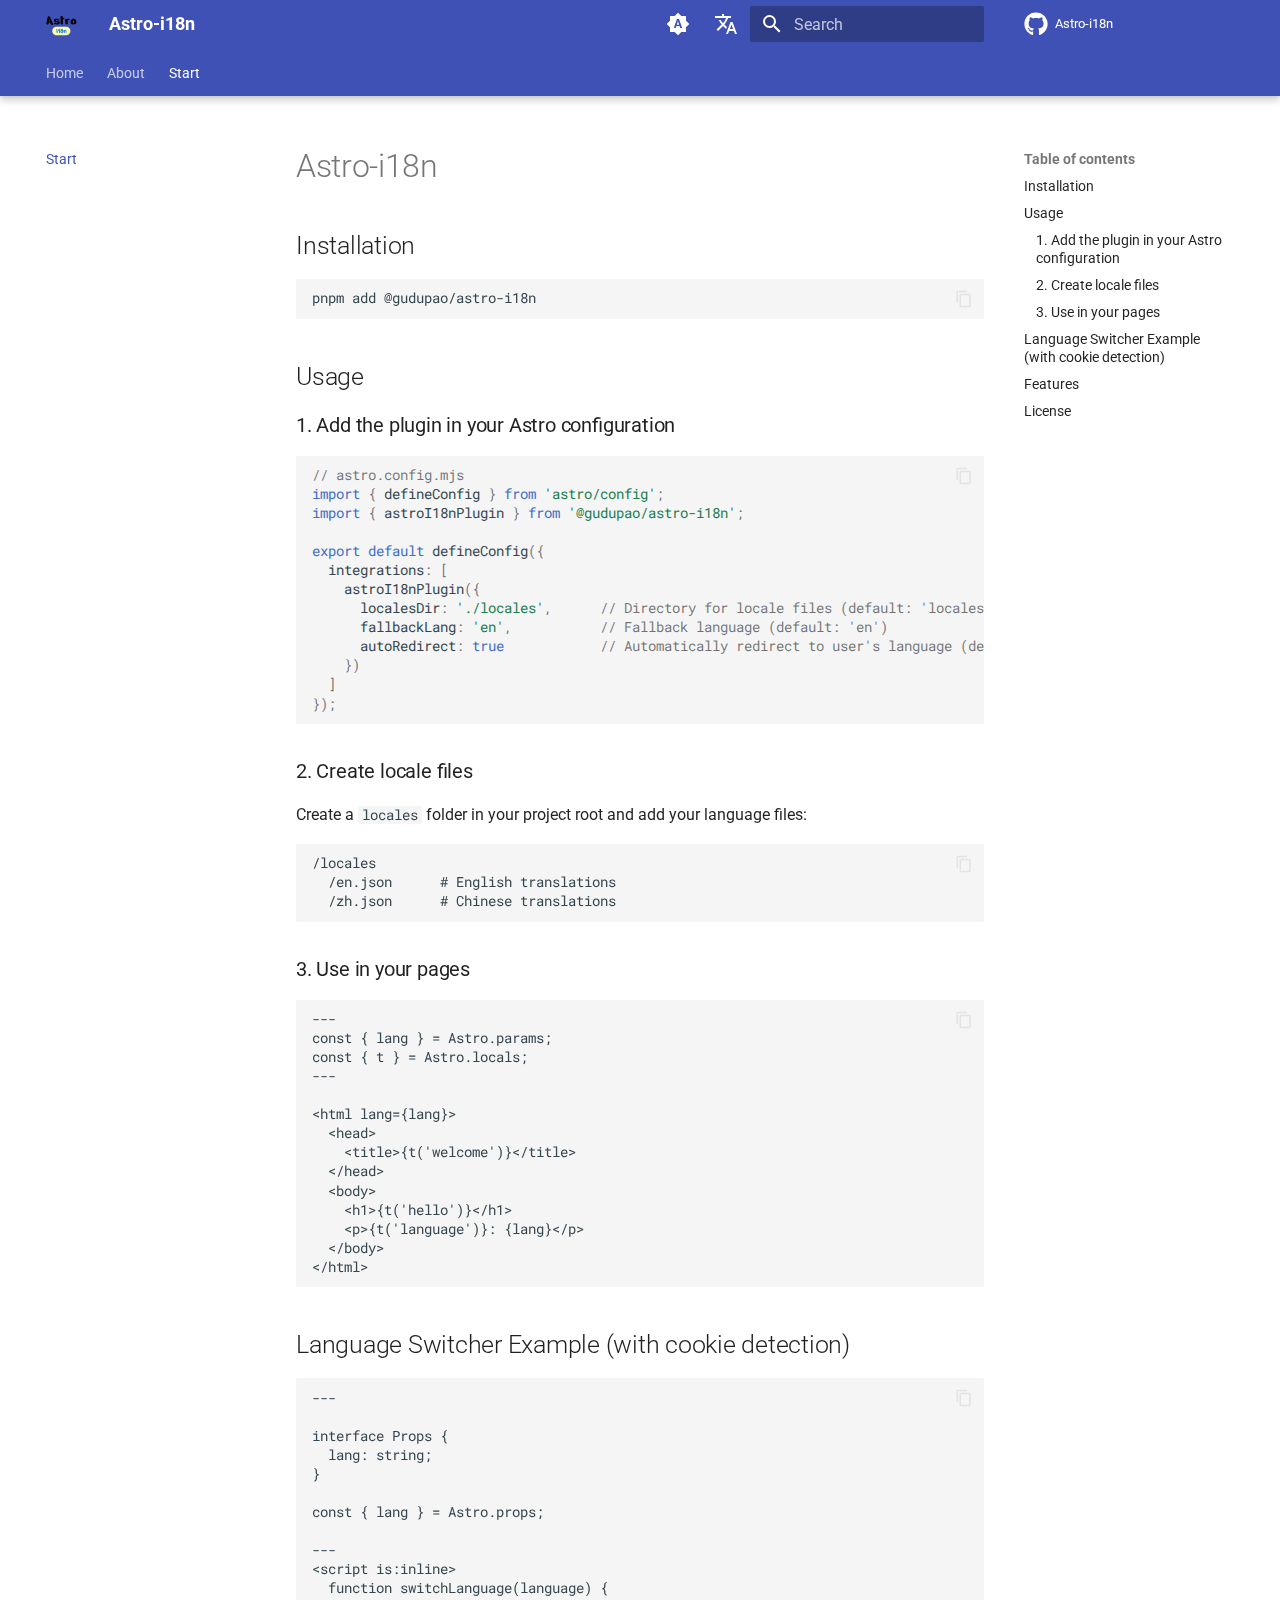
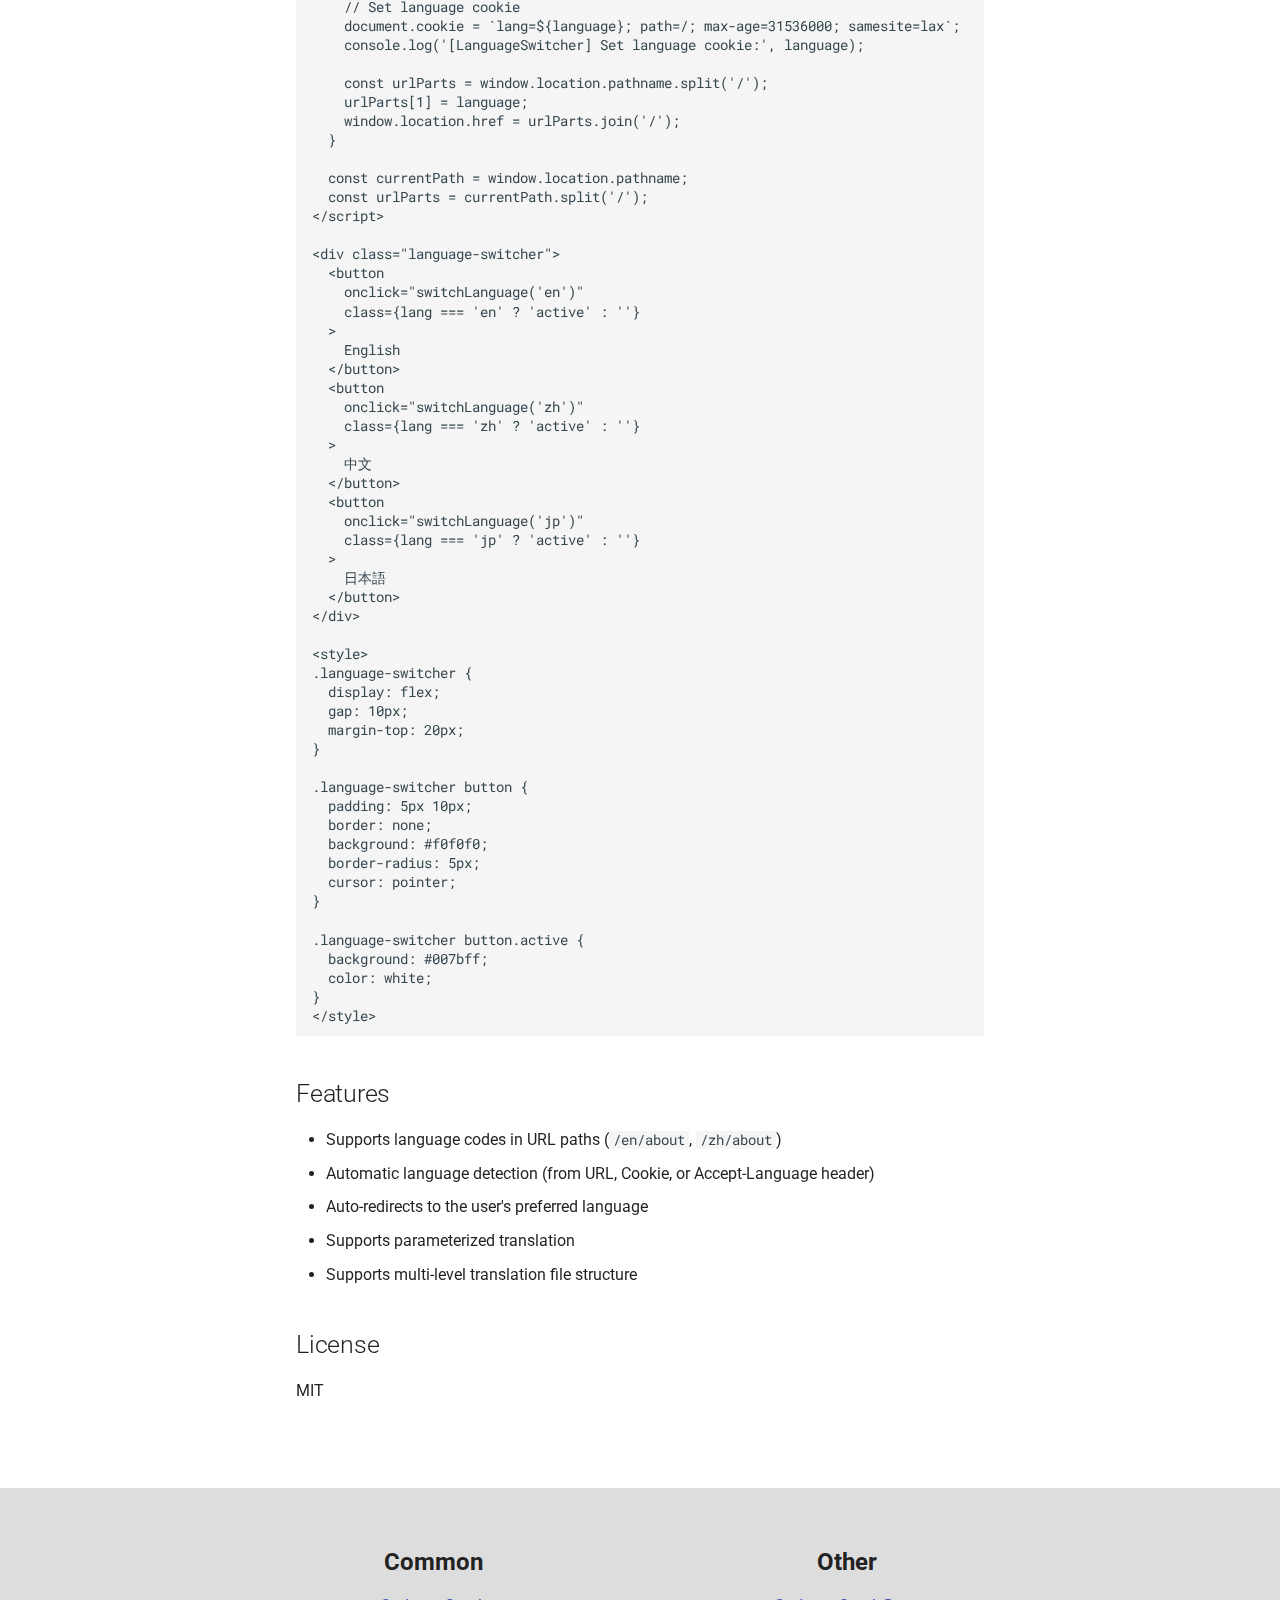
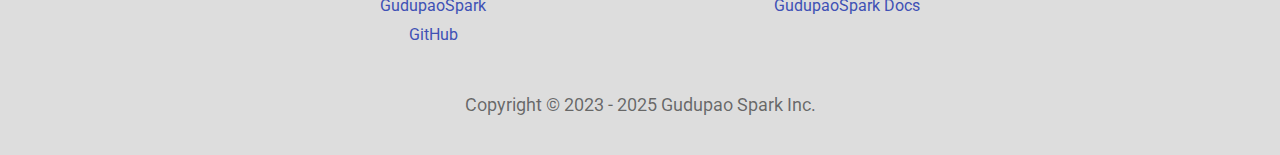
<file: start/index.html>
<!doctype html>
<html lang="en" class="no-js">
  <head>
    
      <meta charset="utf-8">
      <meta name="viewport" content="width=device-width,initial-scale=1">
      
        <meta name="description" content="Quick start">
      
      
      
      
        <link rel="prev" href="../about/">
      
      
      
      <link rel="icon" href="../image2.svg">
      <meta name="generator" content="mkdocs-1.6.1, mkdocs-material-9.6.15">
    
    
      
        <title>Start - Astro-i18n</title>
      
    
    
      <link rel="stylesheet" href="../assets/stylesheets/main.342714a4.min.css">
      
        
        <link rel="stylesheet" href="../assets/stylesheets/palette.06af60db.min.css">
      
      


    
    
      
    
    
      
        
        
        <link rel="preconnect" href="https://fonts.gstatic.com" crossorigin>
        <link rel="stylesheet" href="https://fonts.googleapis.com/css?family=Roboto:300,300i,400,400i,700,700i%7CRoboto+Mono:400,400i,700,700i&display=fallback">
        <style>:root{--md-text-font:"Roboto";--md-code-font:"Roboto Mono"}</style>
      
    
    
      <link rel="stylesheet" href="../stylesheets/extra.css">
    
    <script>__md_scope=new URL("..",location),__md_hash=e=>[...e].reduce(((e,_)=>(e<<5)-e+_.charCodeAt(0)),0),__md_get=(e,_=localStorage,t=__md_scope)=>JSON.parse(_.getItem(t.pathname+"."+e)),__md_set=(e,_,t=localStorage,a=__md_scope)=>{try{t.setItem(a.pathname+"."+e,JSON.stringify(_))}catch(e){}}</script>
    
      

    
    
    
  </head>
  
  
    
    
      
    
    
    
    
    <body dir="ltr" data-md-color-scheme="default" data-md-color-primary="indigo" data-md-color-accent="indigo">
  
    
    <input class="md-toggle" data-md-toggle="drawer" type="checkbox" id="__drawer" autocomplete="off">
    <input class="md-toggle" data-md-toggle="search" type="checkbox" id="__search" autocomplete="off">
    <label class="md-overlay" for="__drawer"></label>
    <div data-md-component="skip">
      
        
        <a href="#astro-i18n" class="md-skip">
          Skip to content
        </a>
      
    </div>
    <div data-md-component="announce">
      
    </div>
    
    
      

  

<header class="md-header md-header--shadow md-header--lifted" data-md-component="header">
  <nav class="md-header__inner md-grid" aria-label="Header">
    <a href=".." title="Astro-i18n" class="md-header__button md-logo" aria-label="Astro-i18n" data-md-component="logo">
      
  <img src="../image2.svg" alt="logo">

    </a>
    <label class="md-header__button md-icon" for="__drawer">
      
      <svg xmlns="http://www.w3.org/2000/svg" viewBox="0 0 24 24"><path d="M3 6h18v2H3zm0 5h18v2H3zm0 5h18v2H3z"/></svg>
    </label>
    <div class="md-header__title" data-md-component="header-title">
      <div class="md-header__ellipsis">
        <div class="md-header__topic">
          <span class="md-ellipsis">
            Astro-i18n
          </span>
        </div>
        <div class="md-header__topic" data-md-component="header-topic">
          <span class="md-ellipsis">
            
              Start
            
          </span>
        </div>
      </div>
    </div>
    
      
        <form class="md-header__option" data-md-component="palette">
  
    
    
    
    <input class="md-option" data-md-color-media="(prefers-color-scheme)" data-md-color-scheme="default" data-md-color-primary="indigo" data-md-color-accent="indigo"  aria-label="Switch to light mode"  type="radio" name="__palette" id="__palette_0">
    
      <label class="md-header__button md-icon" title="Switch to light mode" for="__palette_1" hidden>
        <svg xmlns="http://www.w3.org/2000/svg" viewBox="0 0 24 24"><path d="m14.3 16-.7-2h-3.2l-.7 2H7.8L11 7h2l3.2 9zM20 8.69V4h-4.69L12 .69 8.69 4H4v4.69L.69 12 4 15.31V20h4.69L12 23.31 15.31 20H20v-4.69L23.31 12zm-9.15 3.96h2.3L12 9z"/></svg>
      </label>
    
  
    
    
    
    <input class="md-option" data-md-color-media="(prefers-color-scheme: light)" data-md-color-scheme="default" data-md-color-primary="indigo" data-md-color-accent="indigo"  aria-label="Switch to dark mode"  type="radio" name="__palette" id="__palette_1">
    
      <label class="md-header__button md-icon" title="Switch to dark mode" for="__palette_2" hidden>
        <svg xmlns="http://www.w3.org/2000/svg" viewBox="0 0 24 24"><path d="M12 8a4 4 0 0 0-4 4 4 4 0 0 0 4 4 4 4 0 0 0 4-4 4 4 0 0 0-4-4m0 10a6 6 0 0 1-6-6 6 6 0 0 1 6-6 6 6 0 0 1 6 6 6 6 0 0 1-6 6m8-9.31V4h-4.69L12 .69 8.69 4H4v4.69L.69 12 4 15.31V20h4.69L12 23.31 15.31 20H20v-4.69L23.31 12z"/></svg>
      </label>
    
  
    
    
    
    <input class="md-option" data-md-color-media="(prefers-color-scheme: dark)" data-md-color-scheme="slate" data-md-color-primary="indigo" data-md-color-accent="indigo"  aria-label="Switch to system preference"  type="radio" name="__palette" id="__palette_2">
    
      <label class="md-header__button md-icon" title="Switch to system preference" for="__palette_0" hidden>
        <svg xmlns="http://www.w3.org/2000/svg" viewBox="0 0 24 24"><path d="M12 18c-.89 0-1.74-.2-2.5-.55C11.56 16.5 13 14.42 13 12s-1.44-4.5-3.5-5.45C10.26 6.2 11.11 6 12 6a6 6 0 0 1 6 6 6 6 0 0 1-6 6m8-9.31V4h-4.69L12 .69 8.69 4H4v4.69L.69 12 4 15.31V20h4.69L12 23.31 15.31 20H20v-4.69L23.31 12z"/></svg>
      </label>
    
  
</form>
      
    
    
      <script>var palette=__md_get("__palette");if(palette&&palette.color){if("(prefers-color-scheme)"===palette.color.media){var media=matchMedia("(prefers-color-scheme: light)"),input=document.querySelector(media.matches?"[data-md-color-media='(prefers-color-scheme: light)']":"[data-md-color-media='(prefers-color-scheme: dark)']");palette.color.media=input.getAttribute("data-md-color-media"),palette.color.scheme=input.getAttribute("data-md-color-scheme"),palette.color.primary=input.getAttribute("data-md-color-primary"),palette.color.accent=input.getAttribute("data-md-color-accent")}for(var[key,value]of Object.entries(palette.color))document.body.setAttribute("data-md-color-"+key,value)}</script>
    
    
      <div class="md-header__option">
  <div class="md-select">
    
    <button class="md-header__button md-icon" aria-label="Select language">
      <svg xmlns="http://www.w3.org/2000/svg" viewBox="0 0 24 24"><path d="m12.87 15.07-2.54-2.51.03-.03A17.5 17.5 0 0 0 14.07 6H17V4h-7V2H8v2H1v2h11.17C11.5 7.92 10.44 9.75 9 11.35 8.07 10.32 7.3 9.19 6.69 8h-2c.73 1.63 1.73 3.17 2.98 4.56l-5.09 5.02L4 19l5-5 3.11 3.11zM18.5 10h-2L12 22h2l1.12-3h4.75L21 22h2zm-2.62 7 1.62-4.33L19.12 17z"/></svg>
    </button>
    <div class="md-select__inner">
      <ul class="md-select__list">
        
          <li class="md-select__item">
            <a href="./" hreflang="en" class="md-select__link">
              English
            </a>
          </li>
        
          <li class="md-select__item">
            <a href="../zh/start/" hreflang="zh" class="md-select__link">
              简体中文
            </a>
          </li>
        
      </ul>
    </div>
  </div>
</div>
    
    
      
      
        <label class="md-header__button md-icon" for="__search">
          
          <svg xmlns="http://www.w3.org/2000/svg" viewBox="0 0 24 24"><path d="M9.5 3A6.5 6.5 0 0 1 16 9.5c0 1.61-.59 3.09-1.56 4.23l.27.27h.79l5 5-1.5 1.5-5-5v-.79l-.27-.27A6.52 6.52 0 0 1 9.5 16 6.5 6.5 0 0 1 3 9.5 6.5 6.5 0 0 1 9.5 3m0 2C7 5 5 7 5 9.5S7 14 9.5 14 14 12 14 9.5 12 5 9.5 5"/></svg>
        </label>
        <div class="md-search" data-md-component="search" role="dialog">
  <label class="md-search__overlay" for="__search"></label>
  <div class="md-search__inner" role="search">
    <form class="md-search__form" name="search">
      <input type="text" class="md-search__input" name="query" aria-label="Search" placeholder="Search" autocapitalize="off" autocorrect="off" autocomplete="off" spellcheck="false" data-md-component="search-query" required>
      <label class="md-search__icon md-icon" for="__search">
        
        <svg xmlns="http://www.w3.org/2000/svg" viewBox="0 0 24 24"><path d="M9.5 3A6.5 6.5 0 0 1 16 9.5c0 1.61-.59 3.09-1.56 4.23l.27.27h.79l5 5-1.5 1.5-5-5v-.79l-.27-.27A6.52 6.52 0 0 1 9.5 16 6.5 6.5 0 0 1 3 9.5 6.5 6.5 0 0 1 9.5 3m0 2C7 5 5 7 5 9.5S7 14 9.5 14 14 12 14 9.5 12 5 9.5 5"/></svg>
        
        <svg xmlns="http://www.w3.org/2000/svg" viewBox="0 0 24 24"><path d="M20 11v2H8l5.5 5.5-1.42 1.42L4.16 12l7.92-7.92L13.5 5.5 8 11z"/></svg>
      </label>
      <nav class="md-search__options" aria-label="Search">
        
        <button type="reset" class="md-search__icon md-icon" title="Clear" aria-label="Clear" tabindex="-1">
          
          <svg xmlns="http://www.w3.org/2000/svg" viewBox="0 0 24 24"><path d="M19 6.41 17.59 5 12 10.59 6.41 5 5 6.41 10.59 12 5 17.59 6.41 19 12 13.41 17.59 19 19 17.59 13.41 12z"/></svg>
        </button>
      </nav>
      
    </form>
    <div class="md-search__output">
      <div class="md-search__scrollwrap" tabindex="0" data-md-scrollfix>
        <div class="md-search-result" data-md-component="search-result">
          <div class="md-search-result__meta">
            Initializing search
          </div>
          <ol class="md-search-result__list" role="presentation"></ol>
        </div>
      </div>
    </div>
  </div>
</div>
      
    
    
      <div class="md-header__source">
        <a href="https://github.com/GudupaoSpark/Astro-i18n" title="Go to repository" class="md-source" data-md-component="source">
  <div class="md-source__icon md-icon">
    
    <svg xmlns="http://www.w3.org/2000/svg" viewBox="0 0 496 512"><!--! Font Awesome Free 6.7.2 by @fontawesome - https://fontawesome.com License - https://fontawesome.com/license/free (Icons: CC BY 4.0, Fonts: SIL OFL 1.1, Code: MIT License) Copyright 2024 Fonticons, Inc.--><path d="M165.9 397.4c0 2-2.3 3.6-5.2 3.6-3.3.3-5.6-1.3-5.6-3.6 0-2 2.3-3.6 5.2-3.6 3-.3 5.6 1.3 5.6 3.6m-31.1-4.5c-.7 2 1.3 4.3 4.3 4.9 2.6 1 5.6 0 6.2-2s-1.3-4.3-4.3-5.2c-2.6-.7-5.5.3-6.2 2.3m44.2-1.7c-2.9.7-4.9 2.6-4.6 4.9.3 2 2.9 3.3 5.9 2.6 2.9-.7 4.9-2.6 4.6-4.6-.3-1.9-3-3.2-5.9-2.9M244.8 8C106.1 8 0 113.3 0 252c0 110.9 69.8 205.8 169.5 239.2 12.8 2.3 17.3-5.6 17.3-12.1 0-6.2-.3-40.4-.3-61.4 0 0-70 15-84.7-29.8 0 0-11.4-29.1-27.8-36.6 0 0-22.9-15.7 1.6-15.4 0 0 24.9 2 38.6 25.8 21.9 38.6 58.6 27.5 72.9 20.9 2.3-16 8.8-27.1 16-33.7-55.9-6.2-112.3-14.3-112.3-110.5 0-27.5 7.6-41.3 23.6-58.9-2.6-6.5-11.1-33.3 2.6-67.9 20.9-6.5 69 27 69 27 20-5.6 41.5-8.5 62.8-8.5s42.8 2.9 62.8 8.5c0 0 48.1-33.6 69-27 13.7 34.7 5.2 61.4 2.6 67.9 16 17.7 25.8 31.5 25.8 58.9 0 96.5-58.9 104.2-114.8 110.5 9.2 7.9 17 22.9 17 46.4 0 33.7-.3 75.4-.3 83.6 0 6.5 4.6 14.4 17.3 12.1C428.2 457.8 496 362.9 496 252 496 113.3 383.5 8 244.8 8M97.2 352.9c-1.3 1-1 3.3.7 5.2 1.6 1.6 3.9 2.3 5.2 1 1.3-1 1-3.3-.7-5.2-1.6-1.6-3.9-2.3-5.2-1m-10.8-8.1c-.7 1.3.3 2.9 2.3 3.9 1.6 1 3.6.7 4.3-.7.7-1.3-.3-2.9-2.3-3.9-2-.6-3.6-.3-4.3.7m32.4 35.6c-1.6 1.3-1 4.3 1.3 6.2 2.3 2.3 5.2 2.6 6.5 1 1.3-1.3.7-4.3-1.3-6.2-2.2-2.3-5.2-2.6-6.5-1m-11.4-14.7c-1.6 1-1.6 3.6 0 5.9s4.3 3.3 5.6 2.3c1.6-1.3 1.6-3.9 0-6.2-1.4-2.3-4-3.3-5.6-2"/></svg>
  </div>
  <div class="md-source__repository">
    Astro-i18n
  </div>
</a>
      </div>
    
  </nav>
  
    
      
<nav class="md-tabs" aria-label="Tabs" data-md-component="tabs">
  <div class="md-grid">
    <ul class="md-tabs__list">
      
        
  
  
  
  
    <li class="md-tabs__item">
      <a href=".." class="md-tabs__link">
        
  
  
    
  
  Home

      </a>
    </li>
  

      
        
  
  
  
  
    <li class="md-tabs__item">
      <a href="../about/" class="md-tabs__link">
        
  
  
    
  
  About

      </a>
    </li>
  

      
        
  
  
  
    
  
  
    <li class="md-tabs__item md-tabs__item--active">
      <a href="./" class="md-tabs__link">
        
  
  
    
  
  Start

      </a>
    </li>
  

      
    </ul>
  </div>
</nav>
    
  
</header>
    
    <div class="md-container" data-md-component="container">
      
      
        
      
      <main class="md-main" data-md-component="main">
        <div class="md-main__inner md-grid">
          
            
              
              <div class="md-sidebar md-sidebar--primary" data-md-component="sidebar" data-md-type="navigation" >
                <div class="md-sidebar__scrollwrap">
                  <div class="md-sidebar__inner">
                    


  


<nav class="md-nav md-nav--primary md-nav--lifted" aria-label="Navigation" data-md-level="0">
  <label class="md-nav__title" for="__drawer">
    <a href=".." title="Astro-i18n" class="md-nav__button md-logo" aria-label="Astro-i18n" data-md-component="logo">
      
  <img src="../image2.svg" alt="logo">

    </a>
    Astro-i18n
  </label>
  
    <div class="md-nav__source">
      <a href="https://github.com/GudupaoSpark/Astro-i18n" title="Go to repository" class="md-source" data-md-component="source">
  <div class="md-source__icon md-icon">
    
    <svg xmlns="http://www.w3.org/2000/svg" viewBox="0 0 496 512"><!--! Font Awesome Free 6.7.2 by @fontawesome - https://fontawesome.com License - https://fontawesome.com/license/free (Icons: CC BY 4.0, Fonts: SIL OFL 1.1, Code: MIT License) Copyright 2024 Fonticons, Inc.--><path d="M165.9 397.4c0 2-2.3 3.6-5.2 3.6-3.3.3-5.6-1.3-5.6-3.6 0-2 2.3-3.6 5.2-3.6 3-.3 5.6 1.3 5.6 3.6m-31.1-4.5c-.7 2 1.3 4.3 4.3 4.9 2.6 1 5.6 0 6.2-2s-1.3-4.3-4.3-5.2c-2.6-.7-5.5.3-6.2 2.3m44.2-1.7c-2.9.7-4.9 2.6-4.6 4.9.3 2 2.9 3.3 5.9 2.6 2.9-.7 4.9-2.6 4.6-4.6-.3-1.9-3-3.2-5.9-2.9M244.8 8C106.1 8 0 113.3 0 252c0 110.9 69.8 205.8 169.5 239.2 12.8 2.3 17.3-5.6 17.3-12.1 0-6.2-.3-40.4-.3-61.4 0 0-70 15-84.7-29.8 0 0-11.4-29.1-27.8-36.6 0 0-22.9-15.7 1.6-15.4 0 0 24.9 2 38.6 25.8 21.9 38.6 58.6 27.5 72.9 20.9 2.3-16 8.8-27.1 16-33.7-55.9-6.2-112.3-14.3-112.3-110.5 0-27.5 7.6-41.3 23.6-58.9-2.6-6.5-11.1-33.3 2.6-67.9 20.9-6.5 69 27 69 27 20-5.6 41.5-8.5 62.8-8.5s42.8 2.9 62.8 8.5c0 0 48.1-33.6 69-27 13.7 34.7 5.2 61.4 2.6 67.9 16 17.7 25.8 31.5 25.8 58.9 0 96.5-58.9 104.2-114.8 110.5 9.2 7.9 17 22.9 17 46.4 0 33.7-.3 75.4-.3 83.6 0 6.5 4.6 14.4 17.3 12.1C428.2 457.8 496 362.9 496 252 496 113.3 383.5 8 244.8 8M97.2 352.9c-1.3 1-1 3.3.7 5.2 1.6 1.6 3.9 2.3 5.2 1 1.3-1 1-3.3-.7-5.2-1.6-1.6-3.9-2.3-5.2-1m-10.8-8.1c-.7 1.3.3 2.9 2.3 3.9 1.6 1 3.6.7 4.3-.7.7-1.3-.3-2.9-2.3-3.9-2-.6-3.6-.3-4.3.7m32.4 35.6c-1.6 1.3-1 4.3 1.3 6.2 2.3 2.3 5.2 2.6 6.5 1 1.3-1.3.7-4.3-1.3-6.2-2.2-2.3-5.2-2.6-6.5-1m-11.4-14.7c-1.6 1-1.6 3.6 0 5.9s4.3 3.3 5.6 2.3c1.6-1.3 1.6-3.9 0-6.2-1.4-2.3-4-3.3-5.6-2"/></svg>
  </div>
  <div class="md-source__repository">
    Astro-i18n
  </div>
</a>
    </div>
  
  <ul class="md-nav__list" data-md-scrollfix>
    
      
      
  
  
  
  
    <li class="md-nav__item">
      <a href=".." class="md-nav__link">
        
  
  
  <span class="md-ellipsis">
    Home
    
  </span>
  

      </a>
    </li>
  

    
      
      
  
  
  
  
    <li class="md-nav__item">
      <a href="../about/" class="md-nav__link">
        
  
  
  <span class="md-ellipsis">
    About
    
  </span>
  

      </a>
    </li>
  

    
      
      
  
  
    
  
  
  
    <li class="md-nav__item md-nav__item--active">
      
      <input class="md-nav__toggle md-toggle" type="checkbox" id="__toc">
      
      
        
      
      
        <label class="md-nav__link md-nav__link--active" for="__toc">
          
  
  
  <span class="md-ellipsis">
    Start
    
  </span>
  

          <span class="md-nav__icon md-icon"></span>
        </label>
      
      <a href="./" class="md-nav__link md-nav__link--active">
        
  
  
  <span class="md-ellipsis">
    Start
    
  </span>
  

      </a>
      
        

<nav class="md-nav md-nav--secondary" aria-label="Table of contents">
  
  
  
    
  
  
    <label class="md-nav__title" for="__toc">
      <span class="md-nav__icon md-icon"></span>
      Table of contents
    </label>
    <ul class="md-nav__list" data-md-component="toc" data-md-scrollfix>
      
        <li class="md-nav__item">
  <a href="#installation" class="md-nav__link">
    <span class="md-ellipsis">
      Installation
    </span>
  </a>
  
</li>
      
        <li class="md-nav__item">
  <a href="#usage" class="md-nav__link">
    <span class="md-ellipsis">
      Usage
    </span>
  </a>
  
    <nav class="md-nav" aria-label="Usage">
      <ul class="md-nav__list">
        
          <li class="md-nav__item">
  <a href="#1-add-the-plugin-in-your-astro-configuration" class="md-nav__link">
    <span class="md-ellipsis">
      1. Add the plugin in your Astro configuration
    </span>
  </a>
  
</li>
        
          <li class="md-nav__item">
  <a href="#2-create-locale-files" class="md-nav__link">
    <span class="md-ellipsis">
      2. Create locale files
    </span>
  </a>
  
</li>
        
          <li class="md-nav__item">
  <a href="#3-use-in-your-pages" class="md-nav__link">
    <span class="md-ellipsis">
      3. Use in your pages
    </span>
  </a>
  
</li>
        
      </ul>
    </nav>
  
</li>
      
        <li class="md-nav__item">
  <a href="#language-switcher-example-with-cookie-detection" class="md-nav__link">
    <span class="md-ellipsis">
      Language Switcher Example (with cookie detection)
    </span>
  </a>
  
</li>
      
        <li class="md-nav__item">
  <a href="#features" class="md-nav__link">
    <span class="md-ellipsis">
      Features
    </span>
  </a>
  
</li>
      
        <li class="md-nav__item">
  <a href="#license" class="md-nav__link">
    <span class="md-ellipsis">
      License
    </span>
  </a>
  
</li>
      
    </ul>
  
</nav>
      
    </li>
  

    
  </ul>
</nav>
                  </div>
                </div>
              </div>
            
            
              
              <div class="md-sidebar md-sidebar--secondary" data-md-component="sidebar" data-md-type="toc" >
                <div class="md-sidebar__scrollwrap">
                  <div class="md-sidebar__inner">
                    

<nav class="md-nav md-nav--secondary" aria-label="Table of contents">
  
  
  
    
  
  
    <label class="md-nav__title" for="__toc">
      <span class="md-nav__icon md-icon"></span>
      Table of contents
    </label>
    <ul class="md-nav__list" data-md-component="toc" data-md-scrollfix>
      
        <li class="md-nav__item">
  <a href="#installation" class="md-nav__link">
    <span class="md-ellipsis">
      Installation
    </span>
  </a>
  
</li>
      
        <li class="md-nav__item">
  <a href="#usage" class="md-nav__link">
    <span class="md-ellipsis">
      Usage
    </span>
  </a>
  
    <nav class="md-nav" aria-label="Usage">
      <ul class="md-nav__list">
        
          <li class="md-nav__item">
  <a href="#1-add-the-plugin-in-your-astro-configuration" class="md-nav__link">
    <span class="md-ellipsis">
      1. Add the plugin in your Astro configuration
    </span>
  </a>
  
</li>
        
          <li class="md-nav__item">
  <a href="#2-create-locale-files" class="md-nav__link">
    <span class="md-ellipsis">
      2. Create locale files
    </span>
  </a>
  
</li>
        
          <li class="md-nav__item">
  <a href="#3-use-in-your-pages" class="md-nav__link">
    <span class="md-ellipsis">
      3. Use in your pages
    </span>
  </a>
  
</li>
        
      </ul>
    </nav>
  
</li>
      
        <li class="md-nav__item">
  <a href="#language-switcher-example-with-cookie-detection" class="md-nav__link">
    <span class="md-ellipsis">
      Language Switcher Example (with cookie detection)
    </span>
  </a>
  
</li>
      
        <li class="md-nav__item">
  <a href="#features" class="md-nav__link">
    <span class="md-ellipsis">
      Features
    </span>
  </a>
  
</li>
      
        <li class="md-nav__item">
  <a href="#license" class="md-nav__link">
    <span class="md-ellipsis">
      License
    </span>
  </a>
  
</li>
      
    </ul>
  
</nav>
                  </div>
                </div>
              </div>
            
          
          
            <div class="md-content" data-md-component="content">
              <article class="md-content__inner md-typeset">
                

                  


  
  


<h1 id="astro-i18n">Astro-i18n</h1>
<h2 id="installation">Installation</h2>
<div class="language-bash highlight"><pre><span></span><code><span id="__span-0-1"><a id="__codelineno-0-1" name="__codelineno-0-1" href="#__codelineno-0-1"></a>pnpm<span class="w"> </span>add<span class="w"> </span>@gudupao/astro-i18n
</span></code></pre></div>
<h2 id="usage">Usage</h2>
<h3 id="1-add-the-plugin-in-your-astro-configuration">1. Add the plugin in your Astro configuration</h3>
<div class="language-typescript highlight"><pre><span></span><code><span id="__span-1-1"><a id="__codelineno-1-1" name="__codelineno-1-1" href="#__codelineno-1-1"></a><span class="c1">// astro.config.mjs</span>
</span><span id="__span-1-2"><a id="__codelineno-1-2" name="__codelineno-1-2" href="#__codelineno-1-2"></a><span class="k">import</span><span class="w"> </span><span class="p">{</span><span class="w"> </span><span class="nx">defineConfig</span><span class="w"> </span><span class="p">}</span><span class="w"> </span><span class="kr">from</span><span class="w"> </span><span class="s1">&#39;astro/config&#39;</span><span class="p">;</span>
</span><span id="__span-1-3"><a id="__codelineno-1-3" name="__codelineno-1-3" href="#__codelineno-1-3"></a><span class="k">import</span><span class="w"> </span><span class="p">{</span><span class="w"> </span><span class="nx">astroI18nPlugin</span><span class="w"> </span><span class="p">}</span><span class="w"> </span><span class="kr">from</span><span class="w"> </span><span class="s1">&#39;@gudupao/astro-i18n&#39;</span><span class="p">;</span>
</span><span id="__span-1-4"><a id="__codelineno-1-4" name="__codelineno-1-4" href="#__codelineno-1-4"></a>
</span><span id="__span-1-5"><a id="__codelineno-1-5" name="__codelineno-1-5" href="#__codelineno-1-5"></a><span class="k">export</span><span class="w"> </span><span class="k">default</span><span class="w"> </span><span class="nx">defineConfig</span><span class="p">({</span>
</span><span id="__span-1-6"><a id="__codelineno-1-6" name="__codelineno-1-6" href="#__codelineno-1-6"></a><span class="w">  </span><span class="nx">integrations</span><span class="o">:</span><span class="w"> </span><span class="p">[</span>
</span><span id="__span-1-7"><a id="__codelineno-1-7" name="__codelineno-1-7" href="#__codelineno-1-7"></a><span class="w">    </span><span class="nx">astroI18nPlugin</span><span class="p">({</span>
</span><span id="__span-1-8"><a id="__codelineno-1-8" name="__codelineno-1-8" href="#__codelineno-1-8"></a><span class="w">      </span><span class="nx">localesDir</span><span class="o">:</span><span class="w"> </span><span class="s1">&#39;./locales&#39;</span><span class="p">,</span><span class="w">      </span><span class="c1">// Directory for locale files (default: &#39;locales&#39;)</span>
</span><span id="__span-1-9"><a id="__codelineno-1-9" name="__codelineno-1-9" href="#__codelineno-1-9"></a><span class="w">      </span><span class="nx">fallbackLang</span><span class="o">:</span><span class="w"> </span><span class="s1">&#39;en&#39;</span><span class="p">,</span><span class="w">           </span><span class="c1">// Fallback language (default: &#39;en&#39;)</span>
</span><span id="__span-1-10"><a id="__codelineno-1-10" name="__codelineno-1-10" href="#__codelineno-1-10"></a><span class="w">      </span><span class="nx">autoRedirect</span><span class="o">:</span><span class="w"> </span><span class="kt">true</span><span class="w">            </span><span class="c1">// Automatically redirect to user&#39;s language (default: true)</span>
</span><span id="__span-1-11"><a id="__codelineno-1-11" name="__codelineno-1-11" href="#__codelineno-1-11"></a><span class="w">    </span><span class="p">})</span>
</span><span id="__span-1-12"><a id="__codelineno-1-12" name="__codelineno-1-12" href="#__codelineno-1-12"></a><span class="w">  </span><span class="p">]</span>
</span><span id="__span-1-13"><a id="__codelineno-1-13" name="__codelineno-1-13" href="#__codelineno-1-13"></a><span class="p">});</span>
</span></code></pre></div>
<h3 id="2-create-locale-files">2. Create locale files</h3>
<p>Create a <code>locales</code> folder in your project root and add your language files:</p>
<div class="language-text highlight"><pre><span></span><code><span id="__span-2-1"><a id="__codelineno-2-1" name="__codelineno-2-1" href="#__codelineno-2-1"></a>/locales
</span><span id="__span-2-2"><a id="__codelineno-2-2" name="__codelineno-2-2" href="#__codelineno-2-2"></a>  /en.json      # English translations
</span><span id="__span-2-3"><a id="__codelineno-2-3" name="__codelineno-2-3" href="#__codelineno-2-3"></a>  /zh.json      # Chinese translations
</span></code></pre></div>
<h3 id="3-use-in-your-pages">3. Use in your pages</h3>
<div class="language-text highlight"><pre><span></span><code><span id="__span-3-1"><a id="__codelineno-3-1" name="__codelineno-3-1" href="#__codelineno-3-1"></a>---
</span><span id="__span-3-2"><a id="__codelineno-3-2" name="__codelineno-3-2" href="#__codelineno-3-2"></a>const { lang } = Astro.params;
</span><span id="__span-3-3"><a id="__codelineno-3-3" name="__codelineno-3-3" href="#__codelineno-3-3"></a>const { t } = Astro.locals;
</span><span id="__span-3-4"><a id="__codelineno-3-4" name="__codelineno-3-4" href="#__codelineno-3-4"></a>---
</span><span id="__span-3-5"><a id="__codelineno-3-5" name="__codelineno-3-5" href="#__codelineno-3-5"></a>
</span><span id="__span-3-6"><a id="__codelineno-3-6" name="__codelineno-3-6" href="#__codelineno-3-6"></a>&lt;html lang={lang}&gt;
</span><span id="__span-3-7"><a id="__codelineno-3-7" name="__codelineno-3-7" href="#__codelineno-3-7"></a>  &lt;head&gt;
</span><span id="__span-3-8"><a id="__codelineno-3-8" name="__codelineno-3-8" href="#__codelineno-3-8"></a>    &lt;title&gt;{t(&#39;welcome&#39;)}&lt;/title&gt;
</span><span id="__span-3-9"><a id="__codelineno-3-9" name="__codelineno-3-9" href="#__codelineno-3-9"></a>  &lt;/head&gt;
</span><span id="__span-3-10"><a id="__codelineno-3-10" name="__codelineno-3-10" href="#__codelineno-3-10"></a>  &lt;body&gt;
</span><span id="__span-3-11"><a id="__codelineno-3-11" name="__codelineno-3-11" href="#__codelineno-3-11"></a>    &lt;h1&gt;{t(&#39;hello&#39;)}&lt;/h1&gt;
</span><span id="__span-3-12"><a id="__codelineno-3-12" name="__codelineno-3-12" href="#__codelineno-3-12"></a>    &lt;p&gt;{t(&#39;language&#39;)}: {lang}&lt;/p&gt;
</span><span id="__span-3-13"><a id="__codelineno-3-13" name="__codelineno-3-13" href="#__codelineno-3-13"></a>  &lt;/body&gt;
</span><span id="__span-3-14"><a id="__codelineno-3-14" name="__codelineno-3-14" href="#__codelineno-3-14"></a>&lt;/html&gt;
</span></code></pre></div>
<h2 id="language-switcher-example-with-cookie-detection">Language Switcher Example (with cookie detection)</h2>
<div class="language-text highlight"><pre><span></span><code><span id="__span-4-1"><a id="__codelineno-4-1" name="__codelineno-4-1" href="#__codelineno-4-1"></a>---
</span><span id="__span-4-2"><a id="__codelineno-4-2" name="__codelineno-4-2" href="#__codelineno-4-2"></a>
</span><span id="__span-4-3"><a id="__codelineno-4-3" name="__codelineno-4-3" href="#__codelineno-4-3"></a>interface Props {
</span><span id="__span-4-4"><a id="__codelineno-4-4" name="__codelineno-4-4" href="#__codelineno-4-4"></a>  lang: string;
</span><span id="__span-4-5"><a id="__codelineno-4-5" name="__codelineno-4-5" href="#__codelineno-4-5"></a>}
</span><span id="__span-4-6"><a id="__codelineno-4-6" name="__codelineno-4-6" href="#__codelineno-4-6"></a>
</span><span id="__span-4-7"><a id="__codelineno-4-7" name="__codelineno-4-7" href="#__codelineno-4-7"></a>const { lang } = Astro.props;
</span><span id="__span-4-8"><a id="__codelineno-4-8" name="__codelineno-4-8" href="#__codelineno-4-8"></a>
</span><span id="__span-4-9"><a id="__codelineno-4-9" name="__codelineno-4-9" href="#__codelineno-4-9"></a>---
</span><span id="__span-4-10"><a id="__codelineno-4-10" name="__codelineno-4-10" href="#__codelineno-4-10"></a>&lt;script is:inline&gt;
</span><span id="__span-4-11"><a id="__codelineno-4-11" name="__codelineno-4-11" href="#__codelineno-4-11"></a>  function switchLanguage(language) {
</span><span id="__span-4-12"><a id="__codelineno-4-12" name="__codelineno-4-12" href="#__codelineno-4-12"></a>    // Set language cookie
</span><span id="__span-4-13"><a id="__codelineno-4-13" name="__codelineno-4-13" href="#__codelineno-4-13"></a>    document.cookie = `lang=${language}; path=/; max-age=31536000; samesite=lax`;
</span><span id="__span-4-14"><a id="__codelineno-4-14" name="__codelineno-4-14" href="#__codelineno-4-14"></a>    console.log(&#39;[LanguageSwitcher] Set language cookie:&#39;, language);
</span><span id="__span-4-15"><a id="__codelineno-4-15" name="__codelineno-4-15" href="#__codelineno-4-15"></a>
</span><span id="__span-4-16"><a id="__codelineno-4-16" name="__codelineno-4-16" href="#__codelineno-4-16"></a>    const urlParts = window.location.pathname.split(&#39;/&#39;);
</span><span id="__span-4-17"><a id="__codelineno-4-17" name="__codelineno-4-17" href="#__codelineno-4-17"></a>    urlParts[1] = language;
</span><span id="__span-4-18"><a id="__codelineno-4-18" name="__codelineno-4-18" href="#__codelineno-4-18"></a>    window.location.href = urlParts.join(&#39;/&#39;);
</span><span id="__span-4-19"><a id="__codelineno-4-19" name="__codelineno-4-19" href="#__codelineno-4-19"></a>  }
</span><span id="__span-4-20"><a id="__codelineno-4-20" name="__codelineno-4-20" href="#__codelineno-4-20"></a>
</span><span id="__span-4-21"><a id="__codelineno-4-21" name="__codelineno-4-21" href="#__codelineno-4-21"></a>  const currentPath = window.location.pathname;
</span><span id="__span-4-22"><a id="__codelineno-4-22" name="__codelineno-4-22" href="#__codelineno-4-22"></a>  const urlParts = currentPath.split(&#39;/&#39;);
</span><span id="__span-4-23"><a id="__codelineno-4-23" name="__codelineno-4-23" href="#__codelineno-4-23"></a>&lt;/script&gt;
</span><span id="__span-4-24"><a id="__codelineno-4-24" name="__codelineno-4-24" href="#__codelineno-4-24"></a>
</span><span id="__span-4-25"><a id="__codelineno-4-25" name="__codelineno-4-25" href="#__codelineno-4-25"></a>&lt;div class=&quot;language-switcher&quot;&gt;
</span><span id="__span-4-26"><a id="__codelineno-4-26" name="__codelineno-4-26" href="#__codelineno-4-26"></a>  &lt;button
</span><span id="__span-4-27"><a id="__codelineno-4-27" name="__codelineno-4-27" href="#__codelineno-4-27"></a>    onclick=&quot;switchLanguage(&#39;en&#39;)&quot;
</span><span id="__span-4-28"><a id="__codelineno-4-28" name="__codelineno-4-28" href="#__codelineno-4-28"></a>    class={lang === &#39;en&#39; ? &#39;active&#39; : &#39;&#39;}
</span><span id="__span-4-29"><a id="__codelineno-4-29" name="__codelineno-4-29" href="#__codelineno-4-29"></a>  &gt;
</span><span id="__span-4-30"><a id="__codelineno-4-30" name="__codelineno-4-30" href="#__codelineno-4-30"></a>    English
</span><span id="__span-4-31"><a id="__codelineno-4-31" name="__codelineno-4-31" href="#__codelineno-4-31"></a>  &lt;/button&gt;
</span><span id="__span-4-32"><a id="__codelineno-4-32" name="__codelineno-4-32" href="#__codelineno-4-32"></a>  &lt;button
</span><span id="__span-4-33"><a id="__codelineno-4-33" name="__codelineno-4-33" href="#__codelineno-4-33"></a>    onclick=&quot;switchLanguage(&#39;zh&#39;)&quot;
</span><span id="__span-4-34"><a id="__codelineno-4-34" name="__codelineno-4-34" href="#__codelineno-4-34"></a>    class={lang === &#39;zh&#39; ? &#39;active&#39; : &#39;&#39;}
</span><span id="__span-4-35"><a id="__codelineno-4-35" name="__codelineno-4-35" href="#__codelineno-4-35"></a>  &gt;
</span><span id="__span-4-36"><a id="__codelineno-4-36" name="__codelineno-4-36" href="#__codelineno-4-36"></a>    中文
</span><span id="__span-4-37"><a id="__codelineno-4-37" name="__codelineno-4-37" href="#__codelineno-4-37"></a>  &lt;/button&gt;
</span><span id="__span-4-38"><a id="__codelineno-4-38" name="__codelineno-4-38" href="#__codelineno-4-38"></a>  &lt;button
</span><span id="__span-4-39"><a id="__codelineno-4-39" name="__codelineno-4-39" href="#__codelineno-4-39"></a>    onclick=&quot;switchLanguage(&#39;jp&#39;)&quot;
</span><span id="__span-4-40"><a id="__codelineno-4-40" name="__codelineno-4-40" href="#__codelineno-4-40"></a>    class={lang === &#39;jp&#39; ? &#39;active&#39; : &#39;&#39;}
</span><span id="__span-4-41"><a id="__codelineno-4-41" name="__codelineno-4-41" href="#__codelineno-4-41"></a>  &gt;
</span><span id="__span-4-42"><a id="__codelineno-4-42" name="__codelineno-4-42" href="#__codelineno-4-42"></a>    日本語
</span><span id="__span-4-43"><a id="__codelineno-4-43" name="__codelineno-4-43" href="#__codelineno-4-43"></a>  &lt;/button&gt;
</span><span id="__span-4-44"><a id="__codelineno-4-44" name="__codelineno-4-44" href="#__codelineno-4-44"></a>&lt;/div&gt;
</span><span id="__span-4-45"><a id="__codelineno-4-45" name="__codelineno-4-45" href="#__codelineno-4-45"></a>
</span><span id="__span-4-46"><a id="__codelineno-4-46" name="__codelineno-4-46" href="#__codelineno-4-46"></a>&lt;style&gt;
</span><span id="__span-4-47"><a id="__codelineno-4-47" name="__codelineno-4-47" href="#__codelineno-4-47"></a>.language-switcher {
</span><span id="__span-4-48"><a id="__codelineno-4-48" name="__codelineno-4-48" href="#__codelineno-4-48"></a>  display: flex;
</span><span id="__span-4-49"><a id="__codelineno-4-49" name="__codelineno-4-49" href="#__codelineno-4-49"></a>  gap: 10px;
</span><span id="__span-4-50"><a id="__codelineno-4-50" name="__codelineno-4-50" href="#__codelineno-4-50"></a>  margin-top: 20px;
</span><span id="__span-4-51"><a id="__codelineno-4-51" name="__codelineno-4-51" href="#__codelineno-4-51"></a>}
</span><span id="__span-4-52"><a id="__codelineno-4-52" name="__codelineno-4-52" href="#__codelineno-4-52"></a>
</span><span id="__span-4-53"><a id="__codelineno-4-53" name="__codelineno-4-53" href="#__codelineno-4-53"></a>.language-switcher button {
</span><span id="__span-4-54"><a id="__codelineno-4-54" name="__codelineno-4-54" href="#__codelineno-4-54"></a>  padding: 5px 10px;
</span><span id="__span-4-55"><a id="__codelineno-4-55" name="__codelineno-4-55" href="#__codelineno-4-55"></a>  border: none;
</span><span id="__span-4-56"><a id="__codelineno-4-56" name="__codelineno-4-56" href="#__codelineno-4-56"></a>  background: #f0f0f0;
</span><span id="__span-4-57"><a id="__codelineno-4-57" name="__codelineno-4-57" href="#__codelineno-4-57"></a>  border-radius: 5px;
</span><span id="__span-4-58"><a id="__codelineno-4-58" name="__codelineno-4-58" href="#__codelineno-4-58"></a>  cursor: pointer;
</span><span id="__span-4-59"><a id="__codelineno-4-59" name="__codelineno-4-59" href="#__codelineno-4-59"></a>}
</span><span id="__span-4-60"><a id="__codelineno-4-60" name="__codelineno-4-60" href="#__codelineno-4-60"></a>
</span><span id="__span-4-61"><a id="__codelineno-4-61" name="__codelineno-4-61" href="#__codelineno-4-61"></a>.language-switcher button.active {
</span><span id="__span-4-62"><a id="__codelineno-4-62" name="__codelineno-4-62" href="#__codelineno-4-62"></a>  background: #007bff;
</span><span id="__span-4-63"><a id="__codelineno-4-63" name="__codelineno-4-63" href="#__codelineno-4-63"></a>  color: white;
</span><span id="__span-4-64"><a id="__codelineno-4-64" name="__codelineno-4-64" href="#__codelineno-4-64"></a>}
</span><span id="__span-4-65"><a id="__codelineno-4-65" name="__codelineno-4-65" href="#__codelineno-4-65"></a>&lt;/style&gt;
</span></code></pre></div>
<h2 id="features">Features</h2>
<ul>
<li>Supports language codes in URL paths (<code>/en/about</code>, <code>/zh/about</code>)</li>
<li>Automatic language detection (from URL, Cookie, or Accept-Language header)</li>
<li>Auto-redirects to the user's preferred language</li>
<li>Supports parameterized translation</li>
<li>Supports multi-level translation file structure</li>
</ul>
<h2 id="license">License</h2>
<p>MIT</p>







  
  






                

              </article>
            </div>
          
          
<script>var target=document.getElementById(location.hash.slice(1));target&&target.name&&(target.checked=target.name.startsWith("__tabbed_"))</script>
        </div>
        
      </main>
      
<style>
.footer-container {
    text-align: center;
    padding: 2rem 1rem;
    position: relative;
    margin-top: 3rem;
    background-color: var(--footer-bg);
}
.footer-container::before {
    content: "";
    position: absolute;
    top: 0;
    left: 0;
    right: 0;
    bottom: 0;

    z-index: -1;
}
.footer-container::after {
    content: "";
    position: absolute;
    top: 0;
    left: 0;
    right: 0;
    bottom: 0;
    mix-blend-mode: multiply;
    z-index: -1;
}
.footer-links-container {
    display: flex;
    flex-direction: row;
    flex-wrap: nowrap;
    justify-content: space-around;
    margin-bottom: 1.5rem;
}
.footer-links-group {
    display: inline-block;
    vertical-align: top;
    width: 30%;
    min-width: 200px;
    margin: 0 1rem;
}
.footer-links-group h3 {
    margin: 1rem 0;
    color: var(--md-default-fg-color);
    font-size: 1.2rem;
}
.footer-links {
    list-style: none;
    padding: 0;
    margin: 0.5rem 0;
}
.footer-links li {
    margin: 0.5rem 0;
}
.footer-links a {
    color: var(--md-typeset-a-color);
    text-decoration: none;
    transition: color 0.2s;
    font-size: 0.8rem;
}
.footer-links a:hover {
    color: var(--md-accent-fg-color);
}
.footer-copyright {
    margin-top: 2rem;
    color: var(--md-default-fg-color--light);
    font-size: 0.9rem;
}
@media (max-width: 768px) {
    .footer-links-group {
        grid-template-columns: 1fr;
    }
}
</style>
<footer>
    <div class="footer-container">
        
        
        
        
            <div class="footer-links-group">
                <h3>Common</h3>
                <ul class="footer-links">
                    
                        <li><a href="https://gudupao.top" target="_blank">GudupaoSpark</a></li>
                    
                        <li><a href="https://github.com/GudupaoSpark" target="_blank">GitHub</a></li>
                    
                </ul>
            </div>
        
        
            <div class="footer-links-group">
                <h3>Other</h3>
                <ul class="footer-links">
                    
                        <li><a href="https://docs.gudupao.top" target="_blank">GudupaoSpark Docs</a></li>
                    
                </ul>
            </div>
        
        <div class="footer-copyright">Copyright &copy; 2023 - 2025 Gudupao Spark Inc.</div>
    </div>
</footer>

    </div>
    <div class="md-dialog" data-md-component="dialog">
      <div class="md-dialog__inner md-typeset"></div>
    </div>
    
    
    
      
      <script id="__config" type="application/json">{"base": "..", "features": ["navigation.tabs", "navigation.tabs.sticky", "content.code.copy"], "search": "../assets/javascripts/workers/search.d50fe291.min.js", "tags": null, "translations": {"clipboard.copied": "Copied to clipboard", "clipboard.copy": "Copy to clipboard", "search.result.more.one": "1 more on this page", "search.result.more.other": "# more on this page", "search.result.none": "No matching documents", "search.result.one": "1 matching document", "search.result.other": "# matching documents", "search.result.placeholder": "Type to start searching", "search.result.term.missing": "Missing", "select.version": "Select version"}, "version": null}</script>
    
    
      <script src="../assets/javascripts/bundle.56ea9cef.min.js"></script>
      
    
  </body>
</html>
</file>
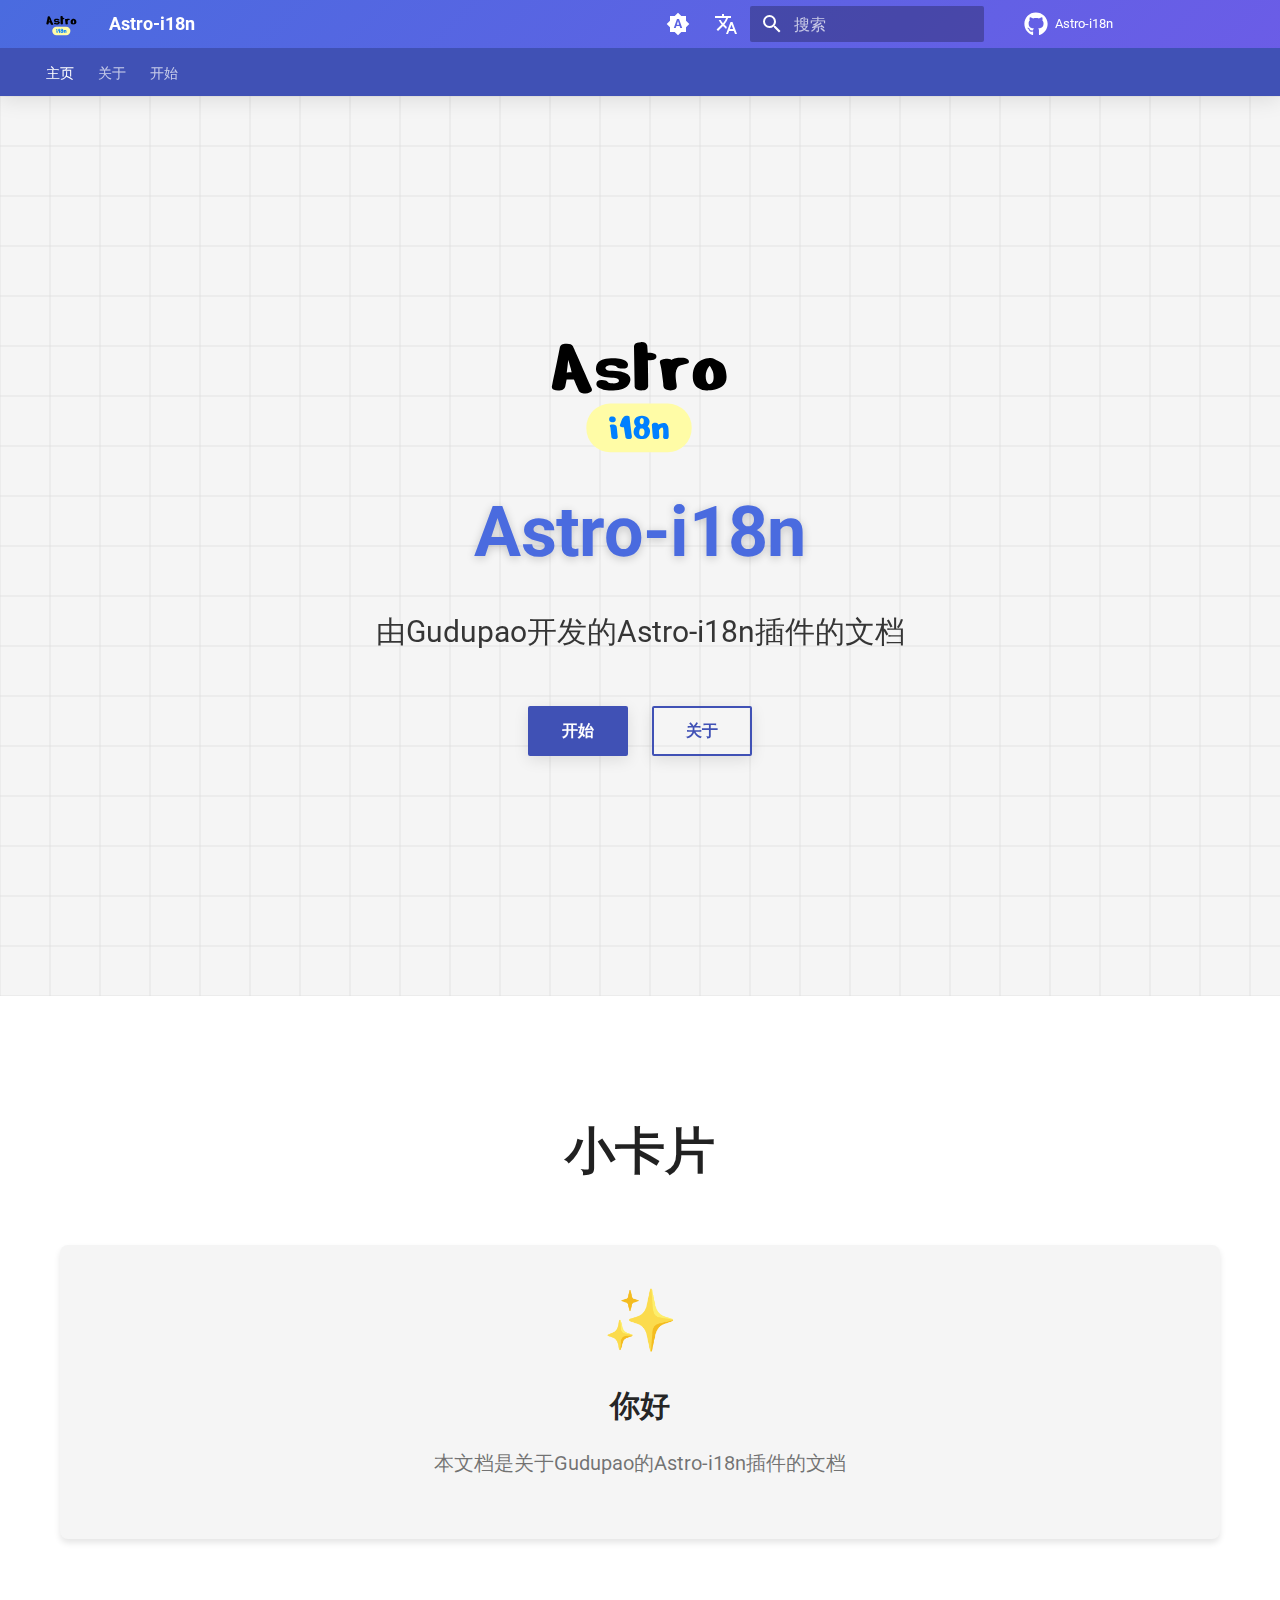
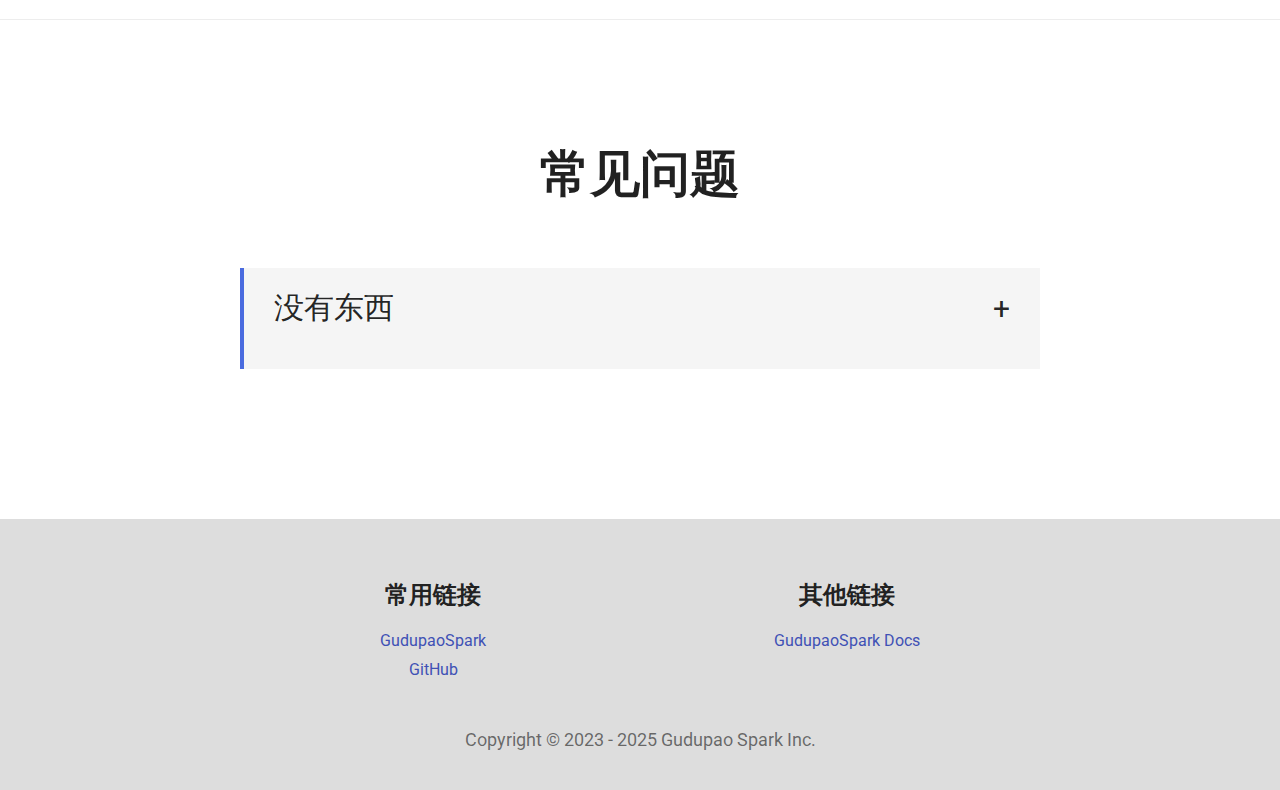
<file: zh/index.html>
<!doctype html>
<html lang="zh" class="no-js">
  <head>
    
      <meta charset="utf-8">
      <meta name="viewport" content="width=device-width,initial-scale=1">
      
        <meta name="description" content="由Gudupao开发的Astro-i18n插件的文档">
      
      
      
      
      
        <link rel="next" href="about/">
      
      
      <link rel="icon" href="../image2.svg">
      <meta name="generator" content="mkdocs-1.6.1, mkdocs-material-9.6.15">
    
    
      
        <title>主页 - Astro-i18n</title>
      
    
    
      <link rel="stylesheet" href="../assets/stylesheets/main.342714a4.min.css">
      
        
        <link rel="stylesheet" href="../assets/stylesheets/palette.06af60db.min.css">
      
      


    
    
      
    
    
      
        
        
        <link rel="preconnect" href="https://fonts.gstatic.com" crossorigin>
        <link rel="stylesheet" href="https://fonts.googleapis.com/css?family=Roboto:300,300i,400,400i,700,700i%7CRoboto+Mono:400,400i,700,700i&display=fallback">
        <style>:root{--md-text-font:"Roboto";--md-code-font:"Roboto Mono"}</style>
      
    
    
      <link rel="stylesheet" href="../stylesheets/extra.css">
    
    <script>__md_scope=new URL("..",location),__md_hash=e=>[...e].reduce(((e,_)=>(e<<5)-e+_.charCodeAt(0)),0),__md_get=(e,_=localStorage,t=__md_scope)=>JSON.parse(_.getItem(t.pathname+"."+e)),__md_set=(e,_,t=localStorage,a=__md_scope)=>{try{t.setItem(a.pathname+"."+e,JSON.stringify(_))}catch(e){}}</script>
    
      

    
    
    
  </head>
  
  
    
    
      
    
    
    
    
    <body dir="ltr" data-md-color-scheme="default" data-md-color-primary="indigo" data-md-color-accent="indigo">
  
    
    <input class="md-toggle" data-md-toggle="drawer" type="checkbox" id="__drawer" autocomplete="off">
    <input class="md-toggle" data-md-toggle="search" type="checkbox" id="__search" autocomplete="off">
    <label class="md-overlay" for="__drawer"></label>
    <div data-md-component="skip">
      
    </div>
    <div data-md-component="announce">
      
    </div>
    
    
      

  

<header class="md-header md-header--shadow md-header--lifted" data-md-component="header">
  <nav class="md-header__inner md-grid" aria-label="页眉">
    <a href="./" title="Astro-i18n" class="md-header__button md-logo" aria-label="Astro-i18n" data-md-component="logo">
      
  <img src="../image2.svg" alt="logo">

    </a>
    <label class="md-header__button md-icon" for="__drawer">
      
      <svg xmlns="http://www.w3.org/2000/svg" viewBox="0 0 24 24"><path d="M3 6h18v2H3zm0 5h18v2H3zm0 5h18v2H3z"/></svg>
    </label>
    <div class="md-header__title" data-md-component="header-title">
      <div class="md-header__ellipsis">
        <div class="md-header__topic">
          <span class="md-ellipsis">
            Astro-i18n
          </span>
        </div>
        <div class="md-header__topic" data-md-component="header-topic">
          <span class="md-ellipsis">
            
              主页
            
          </span>
        </div>
      </div>
    </div>
    
      
        <form class="md-header__option" data-md-component="palette">
  
    
    
    
    <input class="md-option" data-md-color-media="(prefers-color-scheme)" data-md-color-scheme="default" data-md-color-primary="indigo" data-md-color-accent="indigo"  aria-label="Switch to light mode"  type="radio" name="__palette" id="__palette_0">
    
      <label class="md-header__button md-icon" title="Switch to light mode" for="__palette_1" hidden>
        <svg xmlns="http://www.w3.org/2000/svg" viewBox="0 0 24 24"><path d="m14.3 16-.7-2h-3.2l-.7 2H7.8L11 7h2l3.2 9zM20 8.69V4h-4.69L12 .69 8.69 4H4v4.69L.69 12 4 15.31V20h4.69L12 23.31 15.31 20H20v-4.69L23.31 12zm-9.15 3.96h2.3L12 9z"/></svg>
      </label>
    
  
    
    
    
    <input class="md-option" data-md-color-media="(prefers-color-scheme: light)" data-md-color-scheme="default" data-md-color-primary="indigo" data-md-color-accent="indigo"  aria-label="Switch to dark mode"  type="radio" name="__palette" id="__palette_1">
    
      <label class="md-header__button md-icon" title="Switch to dark mode" for="__palette_2" hidden>
        <svg xmlns="http://www.w3.org/2000/svg" viewBox="0 0 24 24"><path d="M12 8a4 4 0 0 0-4 4 4 4 0 0 0 4 4 4 4 0 0 0 4-4 4 4 0 0 0-4-4m0 10a6 6 0 0 1-6-6 6 6 0 0 1 6-6 6 6 0 0 1 6 6 6 6 0 0 1-6 6m8-9.31V4h-4.69L12 .69 8.69 4H4v4.69L.69 12 4 15.31V20h4.69L12 23.31 15.31 20H20v-4.69L23.31 12z"/></svg>
      </label>
    
  
    
    
    
    <input class="md-option" data-md-color-media="(prefers-color-scheme: dark)" data-md-color-scheme="slate" data-md-color-primary="indigo" data-md-color-accent="indigo"  aria-label="Switch to system preference"  type="radio" name="__palette" id="__palette_2">
    
      <label class="md-header__button md-icon" title="Switch to system preference" for="__palette_0" hidden>
        <svg xmlns="http://www.w3.org/2000/svg" viewBox="0 0 24 24"><path d="M12 18c-.89 0-1.74-.2-2.5-.55C11.56 16.5 13 14.42 13 12s-1.44-4.5-3.5-5.45C10.26 6.2 11.11 6 12 6a6 6 0 0 1 6 6 6 6 0 0 1-6 6m8-9.31V4h-4.69L12 .69 8.69 4H4v4.69L.69 12 4 15.31V20h4.69L12 23.31 15.31 20H20v-4.69L23.31 12z"/></svg>
      </label>
    
  
</form>
      
    
    
      <script>var palette=__md_get("__palette");if(palette&&palette.color){if("(prefers-color-scheme)"===palette.color.media){var media=matchMedia("(prefers-color-scheme: light)"),input=document.querySelector(media.matches?"[data-md-color-media='(prefers-color-scheme: light)']":"[data-md-color-media='(prefers-color-scheme: dark)']");palette.color.media=input.getAttribute("data-md-color-media"),palette.color.scheme=input.getAttribute("data-md-color-scheme"),palette.color.primary=input.getAttribute("data-md-color-primary"),palette.color.accent=input.getAttribute("data-md-color-accent")}for(var[key,value]of Object.entries(palette.color))document.body.setAttribute("data-md-color-"+key,value)}</script>
    
    
      <div class="md-header__option">
  <div class="md-select">
    
    <button class="md-header__button md-icon" aria-label="选择当前语言">
      <svg xmlns="http://www.w3.org/2000/svg" viewBox="0 0 24 24"><path d="m12.87 15.07-2.54-2.51.03-.03A17.5 17.5 0 0 0 14.07 6H17V4h-7V2H8v2H1v2h11.17C11.5 7.92 10.44 9.75 9 11.35 8.07 10.32 7.3 9.19 6.69 8h-2c.73 1.63 1.73 3.17 2.98 4.56l-5.09 5.02L4 19l5-5 3.11 3.11zM18.5 10h-2L12 22h2l1.12-3h4.75L21 22h2zm-2.62 7 1.62-4.33L19.12 17z"/></svg>
    </button>
    <div class="md-select__inner">
      <ul class="md-select__list">
        
          <li class="md-select__item">
            <a href="/" hreflang="en" class="md-select__link">
              English
            </a>
          </li>
        
          <li class="md-select__item">
            <a href="/zh/" hreflang="zh" class="md-select__link">
              简体中文
            </a>
          </li>
        
      </ul>
    </div>
  </div>
</div>
    
    
      
      
        <label class="md-header__button md-icon" for="__search">
          
          <svg xmlns="http://www.w3.org/2000/svg" viewBox="0 0 24 24"><path d="M9.5 3A6.5 6.5 0 0 1 16 9.5c0 1.61-.59 3.09-1.56 4.23l.27.27h.79l5 5-1.5 1.5-5-5v-.79l-.27-.27A6.52 6.52 0 0 1 9.5 16 6.5 6.5 0 0 1 3 9.5 6.5 6.5 0 0 1 9.5 3m0 2C7 5 5 7 5 9.5S7 14 9.5 14 14 12 14 9.5 12 5 9.5 5"/></svg>
        </label>
        <div class="md-search" data-md-component="search" role="dialog">
  <label class="md-search__overlay" for="__search"></label>
  <div class="md-search__inner" role="search">
    <form class="md-search__form" name="search">
      <input type="text" class="md-search__input" name="query" aria-label="搜索" placeholder="搜索" autocapitalize="off" autocorrect="off" autocomplete="off" spellcheck="false" data-md-component="search-query" required>
      <label class="md-search__icon md-icon" for="__search">
        
        <svg xmlns="http://www.w3.org/2000/svg" viewBox="0 0 24 24"><path d="M9.5 3A6.5 6.5 0 0 1 16 9.5c0 1.61-.59 3.09-1.56 4.23l.27.27h.79l5 5-1.5 1.5-5-5v-.79l-.27-.27A6.52 6.52 0 0 1 9.5 16 6.5 6.5 0 0 1 3 9.5 6.5 6.5 0 0 1 9.5 3m0 2C7 5 5 7 5 9.5S7 14 9.5 14 14 12 14 9.5 12 5 9.5 5"/></svg>
        
        <svg xmlns="http://www.w3.org/2000/svg" viewBox="0 0 24 24"><path d="M20 11v2H8l5.5 5.5-1.42 1.42L4.16 12l7.92-7.92L13.5 5.5 8 11z"/></svg>
      </label>
      <nav class="md-search__options" aria-label="查找">
        
        <button type="reset" class="md-search__icon md-icon" title="清空当前内容" aria-label="清空当前内容" tabindex="-1">
          
          <svg xmlns="http://www.w3.org/2000/svg" viewBox="0 0 24 24"><path d="M19 6.41 17.59 5 12 10.59 6.41 5 5 6.41 10.59 12 5 17.59 6.41 19 12 13.41 17.59 19 19 17.59 13.41 12z"/></svg>
        </button>
      </nav>
      
    </form>
    <div class="md-search__output">
      <div class="md-search__scrollwrap" tabindex="0" data-md-scrollfix>
        <div class="md-search-result" data-md-component="search-result">
          <div class="md-search-result__meta">
            正在初始化搜索引擎
          </div>
          <ol class="md-search-result__list" role="presentation"></ol>
        </div>
      </div>
    </div>
  </div>
</div>
      
    
    
      <div class="md-header__source">
        <a href="https://github.com/GudupaoSpark/Astro-i18n" title="前往仓库" class="md-source" data-md-component="source">
  <div class="md-source__icon md-icon">
    
    <svg xmlns="http://www.w3.org/2000/svg" viewBox="0 0 496 512"><!--! Font Awesome Free 6.7.2 by @fontawesome - https://fontawesome.com License - https://fontawesome.com/license/free (Icons: CC BY 4.0, Fonts: SIL OFL 1.1, Code: MIT License) Copyright 2024 Fonticons, Inc.--><path d="M165.9 397.4c0 2-2.3 3.6-5.2 3.6-3.3.3-5.6-1.3-5.6-3.6 0-2 2.3-3.6 5.2-3.6 3-.3 5.6 1.3 5.6 3.6m-31.1-4.5c-.7 2 1.3 4.3 4.3 4.9 2.6 1 5.6 0 6.2-2s-1.3-4.3-4.3-5.2c-2.6-.7-5.5.3-6.2 2.3m44.2-1.7c-2.9.7-4.9 2.6-4.6 4.9.3 2 2.9 3.3 5.9 2.6 2.9-.7 4.9-2.6 4.6-4.6-.3-1.9-3-3.2-5.9-2.9M244.8 8C106.1 8 0 113.3 0 252c0 110.9 69.8 205.8 169.5 239.2 12.8 2.3 17.3-5.6 17.3-12.1 0-6.2-.3-40.4-.3-61.4 0 0-70 15-84.7-29.8 0 0-11.4-29.1-27.8-36.6 0 0-22.9-15.7 1.6-15.4 0 0 24.9 2 38.6 25.8 21.9 38.6 58.6 27.5 72.9 20.9 2.3-16 8.8-27.1 16-33.7-55.9-6.2-112.3-14.3-112.3-110.5 0-27.5 7.6-41.3 23.6-58.9-2.6-6.5-11.1-33.3 2.6-67.9 20.9-6.5 69 27 69 27 20-5.6 41.5-8.5 62.8-8.5s42.8 2.9 62.8 8.5c0 0 48.1-33.6 69-27 13.7 34.7 5.2 61.4 2.6 67.9 16 17.7 25.8 31.5 25.8 58.9 0 96.5-58.9 104.2-114.8 110.5 9.2 7.9 17 22.9 17 46.4 0 33.7-.3 75.4-.3 83.6 0 6.5 4.6 14.4 17.3 12.1C428.2 457.8 496 362.9 496 252 496 113.3 383.5 8 244.8 8M97.2 352.9c-1.3 1-1 3.3.7 5.2 1.6 1.6 3.9 2.3 5.2 1 1.3-1 1-3.3-.7-5.2-1.6-1.6-3.9-2.3-5.2-1m-10.8-8.1c-.7 1.3.3 2.9 2.3 3.9 1.6 1 3.6.7 4.3-.7.7-1.3-.3-2.9-2.3-3.9-2-.6-3.6-.3-4.3.7m32.4 35.6c-1.6 1.3-1 4.3 1.3 6.2 2.3 2.3 5.2 2.6 6.5 1 1.3-1.3.7-4.3-1.3-6.2-2.2-2.3-5.2-2.6-6.5-1m-11.4-14.7c-1.6 1-1.6 3.6 0 5.9s4.3 3.3 5.6 2.3c1.6-1.3 1.6-3.9 0-6.2-1.4-2.3-4-3.3-5.6-2"/></svg>
  </div>
  <div class="md-source__repository">
    Astro-i18n
  </div>
</a>
      </div>
    
  </nav>
  
    
      
<nav class="md-tabs" aria-label="标签" data-md-component="tabs">
  <div class="md-grid">
    <ul class="md-tabs__list">
      
        
  
  
  
    
  
  
    <li class="md-tabs__item md-tabs__item--active">
      <a href="./" class="md-tabs__link">
        
  
  
    
  
  主页

      </a>
    </li>
  

      
        
  
  
  
  
    <li class="md-tabs__item">
      <a href="about/" class="md-tabs__link">
        
  
  
    
  
  关于

      </a>
    </li>
  

      
        
  
  
  
  
    <li class="md-tabs__item">
      <a href="start/" class="md-tabs__link">
        
  
  
    
  
  开始

      </a>
    </li>
  

      
    </ul>
  </div>
</nav>
    
  
</header>
    
    <div class="md-container" data-md-component="container">
      
      
<style>
  :root {
    --primary-color: #4a6bdf;
    --secondary-color: #6c5ce7;
    --gradient: linear-gradient(135deg, var(--primary-color), var(--secondary-color));
  }

  .md-content{
    max-height: 0;
  }
  .md-main{
    max-height: 0;
  }
  
  .md-header {
    background: var(--gradient);
    box-shadow: 0 4px 20px rgba(0,0,0,0.1);
    transition: all 0.3s ease;
  }

  .md-main__inner {
    margin: 0;
    padding: 0;
  }

  @media screen and (min-width:60em) {
    .md-sidebar--secondary {
      display: none;
    }
  }

  @media screen and (min-width:76.25em) {
    .md-sidebar--primary {
      display: none;
    }
  }

  /* Hero Section Enhancements */
  .mdx-container {
    background: var(--hero-bg);
    color: var(--md-default-fg-color);
    min-height: 100vh;
    display: flex;
    align-items: center;
    justify-content: center;
    text-align: center;
    position: relative;
    overflow: hidden;
  }


  .mdx-container::before {
    content: "";
    position: absolute;
    top: 0;
    left: 0;
    width: 100%;
    height: 100%;
    background: url('data:image/svg+xml;utf8,<svg xmlns="http://www.w3.org/2000/svg" viewBox="0 0 100 100" preserveAspectRatio="none"><path d="M0,0 L100,0 L100,100 L0,100 Z" fill="none" stroke="rgba(128,128,128,0.5)" stroke-width="2"/></svg>');
    background-size: 50px 50px;
    background-position: 0 0;
    opacity: 0.3;
    animation: bgScroll 20s linear infinite;
  }

  @keyframes bgScroll {
    100% {
      background-position: 100% 100%;
    }
  }

  .mdx-hero {
    position: relative;
    z-index: 1;
    padding: 2rem;
    max-width: 800px;
    margin: 0 auto;
  }

  .hero-logo {
    width: 180px;
    height: 180px;
    object-fit: contain;
    margin: 0 auto 1.5rem;
    display: block;
  }

  .mdx-hero h1 {
    font-size: 3.5rem;
    font-weight: 700;
    margin-bottom: 1rem;
    text-shadow: 0 2px 10px rgba(0,0,0,0.2);
    color: var(--primary-color);
    animation: fadeInDown 1s ease;
  }

  .mdx-hero p {
    font-size: 1.5rem;
    margin-bottom: 2rem;
    opacity: 0.9;
    animation: fadeIn 1.5s ease;
  }

  .md-button {
    transition: all 0.3s ease;
    margin: 0.5rem;
    padding: 0.8rem 2rem;
    border-radius: 50px;
    font-weight: 600;
    box-shadow: 0 4px 15px rgba(0,0,0,0.1);
  }

  /* Particle Background */
  .particles {
    position: absolute;
    top: 0;
    left: 0;
    width: 100%;
    height: 100%;
    z-index: 0;
    pointer-events: none;
  }

  /* Responsive Adjustments */
  @media screen and (max-width: 768px) {
    .mdx-hero h1 {
      font-size: 2.5rem;
    }
    .mdx-hero p {
      font-size: 1.2rem;
    }
  }

  @media screen and (max-width: 480px) {
    .mdx-hero h1 {
      font-size: 2rem;
    }
    .mdx-hero p {
      font-size: 1rem;
    }
    .md-button {
      padding: 0.6rem 1.5rem;
      margin: 0.3rem;
    }
  }

  /* Button Hover Effects */
  .mdx-hero__content a {
    position: relative;
    overflow: hidden;
  }

  .mdx-hero__content a::after {
    content: '';
    position: absolute;
    width: 100%;
    height: 100%;
    top: 0;
    left: 0;
    background: rgba(255,255,255,0.1);
    transform: scaleX(0);
    transform-origin: right;
    transition: transform 0.4s cubic-bezier(0.645, 0.045, 0.355, 1);
  }

  .mdx-hero__content a:hover::after {
    transform: scaleX(1);
    transform-origin: left;
  }


  .md-button:hover {
    transform: translateY(-3px);
    box-shadow: 0 8px 25px rgba(0,0,0,0.2);
  }

  @keyframes fadeIn {
    from { opacity: 0; }
    to { opacity: 1; }
  }

  @keyframes fadeInDown {
    from {
      opacity: 0;
      transform: translateY(-20px);
    }
    to {
      opacity: 1;
      transform: translateY(0);
    }
  }
</style>
<section class="mdx-container">
  <div class="md-grid md-typeset">
    <div class="mdx-hero">
      <div class="mdx-hero__content">
        
        <img src="/image2.svg" alt="Logo" class="hero-logo">
        
        <h1>Astro-i18n</h1>
        <p>由Gudupao开发的Astro-i18n插件的文档</p>
        
        <a href="/start" title="开始"
          class="md-button md-button--primary">
          开始
        </a>
        
        <a href="/about" title="关于"
          class="md-button md-button--default">
          关于
        </a>
        
      </div>
    </div>
  </div>
</section>
<!-- Language Features Cards Section -->
  <section class="features-section">
    <div class="features-container">
      <h2 class="features-title">小卡片</h2>
      <div class="features-grid">
        
        <div class="feature-card">
          <div class="feature-icon">✨</div>
          <h3>你好</h3>
          <p>本文档是关于Gudupao的Astro-i18n插件的文档</p>
        </div>
        
      </div>
    </div>
  </section>

  <style>
    /* Features Section Styles */
    .features-section {
      padding: 4rem 1rem;
      background: var(--md-default-bg-color);
    }

    .features-container {
      max-width: 1200px;
      margin: 0 auto;
      padding: 0 1rem;
    }

    .features-title {
      text-align: center;
      font-size: 2.5rem;
      margin-bottom: 3rem;
      color: var(--md-default-fg-color);
    }

    .features-grid {
      display: grid;
      grid-template-columns: repeat(auto-fit, minmax(300px, 1fr));
      gap: 2rem;
    }

    .feature-card {
      background: var(--md-code-bg-color);
      border-radius: 8px;
      padding: 2rem;
      text-align: center;
      transition: transform 0.3s ease, box-shadow 0.3s ease;
      box-shadow: 0 4px 6px rgba(0, 0, 0, 0.1);
    }

    .feature-card:hover {
      transform: translateY(-5px);
      box-shadow: 0 10px 20px rgba(0, 0, 0, 0.15);
    }

    .feature-icon {
      font-size: 3rem;
      margin-bottom: 1rem;
    }

    .feature-card h3 {
      font-size: 1.5rem;
      margin-bottom: 1rem;
      color: var(--md-default-fg-color);
    }

    .feature-card p {
      color: var(--md-default-fg-color--light);
      font-size: 1rem;
      line-height: 1.6;
    }

    @media (max-width: 768px) {
      .features-grid {
        grid-template-columns: 1fr;
      }
      
      .features-title {
        font-size: 2rem;
      }
    }
  </style>

<!-- FAQ Section -->
<section class="faq-section">
  <div class="faq-container">
    <h2 class="faq-title">常见问题</h2>
    <div class="faq-grid">
      
      <details class="faq-item">
        <summary class="faq-question">
          没有东西
          <span class="faq-toggle">+</span>
        </summary>
        <div class="faq-answer">没有东西</div>
      </details>
      
    </div>
  </div>
</section>

  <style>
    /* FAQ Section Styles */
    .faq-section {
      padding: 4rem 1rem;
      background: var(--md-default-bg-color);
      border-top: 1px solid var(--md-default-fg-color--lightest);
    }

    .faq-container {
      max-width: 1200px;
      margin: 0 auto;
      padding: 0 1rem;
    }

    .faq-title {
      text-align: center;
      font-size: 2.5rem;
      margin-bottom: 3rem;
      color: var(--md-default-fg-color);
    }

    .faq-grid {
      display: flex;
      flex-direction: column;
      gap: 1rem;
      max-width: 800px;
      margin: 0 auto;
    }

    .faq-item {
      background: var(--md-code-bg-color);
      padding: 0;
      border-left: 4px solid var(--primary-color);
      margin-bottom: 0.5rem;
      overflow: hidden;
    }

    .faq-question {
      padding: 1rem 1.5rem;
      display: flex;
      justify-content: space-between;
      align-items: center;
      cursor: pointer;
      margin: 0;
    }

    .faq-answer {
      padding: 0 1.5rem 1rem;
      margin-top: 0;
      max-height: 0;
      overflow: hidden;
      transition: max-height 0.3s ease, padding 0.3s ease;
    }
    
    .faq-item[open] .faq-answer {
      max-height: 1000px; /* 足够容纳最长内容 */
    }

    .faq-toggle {
      font-size: 1.5rem;
      transition: transform 0.3s ease;
    }

    .faq-toggle {
      transition: transform 0.3s ease;
    }

    .faq-item[open] .faq-question {
      font-weight: bold;
    }

    .faq-question {
      font-size: 1.5rem;
      margin-bottom: 1rem;
      color: var(--md-default-fg-color);
    }

    .faq-answer {
      color: var(--md-default-fg-color--light);
      font-size: 1rem;
      line-height: 1.6;
    }

    @media (max-width: 768px) {
      .faq-grid {
        grid-template-columns: 1fr;
      }
      
      .faq-title {
        font-size: 2rem;
      }
    }
  </style>
<!-- 引入GSAP动画库 -->
<script src="https://cdnjs.cloudflare.com/ajax/libs/gsap/3.12.2/gsap.min.js"></script>

<script>
document.querySelectorAll('.faq-item').forEach(item => {
  const answer = item.querySelector('.faq-answer');
  const toggle = item.querySelector('.faq-toggle');
  
  // 保存初始状态
  gsap.set(answer, {
    height: 0,
    opacity: 0,
    paddingBottom: 0
  });
  
  // 添加点击事件而不是toggle事件
  const question = item.querySelector('.faq-question');
  question.addEventListener('click', function(e) {
    e.preventDefault(); // 阻止默认行为
    
    const isOpening = !item.open;
    
    if (isOpening) {
      item.open = true;
      // 展开动画
      gsap.to(answer, {
        height: 'auto',
        opacity: 1,
        paddingBottom: '1rem',
        scaleY: 1,
        transformOrigin: 'top',
        duration: .1,
        ease: 'linear'
      });
      
      // 旋转图标
      gsap.to(toggle, {
        rotation: 45,
        duration: 0.3
      });
    } else {
      // 折叠动画
      gsap.to(answer, {
        height: 0,
        opacity: 0,
        paddingBottom: 0,
        scaleY: 0.8,
        transformOrigin: 'top',
        duration: .3,
        ease: 'power2.in',
        onComplete: () => {
          item.open = false;
        }
      });
      
      // 旋转图标回原位
      gsap.to(toggle, {
        rotation: 0,
        duration: 0.3
      });
    }
  });
});
function copyToClipboard(button) {
  // 直接使用按钮的文本内容
  const text = button.innerText;
  
  navigator.clipboard.writeText(text).then(() => {
    const originalText = button.innerText;
    button.innerText = "";
    
    setTimeout(() => {
      button.innerText = originalText;
    }, 2000);
  }).catch(err => {
    console.error('error:', err);
    button.innerText = 'error';
    setTimeout(() => {
      button.innerText = originalText;
    }, 2000);
  });
}
</script>

      <main class="md-main" data-md-component="main">
        <div class="md-main__inner md-grid">
          
            
              
              <div class="md-sidebar md-sidebar--primary" data-md-component="sidebar" data-md-type="navigation" >
                <div class="md-sidebar__scrollwrap">
                  <div class="md-sidebar__inner">
                    


  


<nav class="md-nav md-nav--primary md-nav--lifted" aria-label="导航栏" data-md-level="0">
  <label class="md-nav__title" for="__drawer">
    <a href="./" title="Astro-i18n" class="md-nav__button md-logo" aria-label="Astro-i18n" data-md-component="logo">
      
  <img src="../image2.svg" alt="logo">

    </a>
    Astro-i18n
  </label>
  
    <div class="md-nav__source">
      <a href="https://github.com/GudupaoSpark/Astro-i18n" title="前往仓库" class="md-source" data-md-component="source">
  <div class="md-source__icon md-icon">
    
    <svg xmlns="http://www.w3.org/2000/svg" viewBox="0 0 496 512"><!--! Font Awesome Free 6.7.2 by @fontawesome - https://fontawesome.com License - https://fontawesome.com/license/free (Icons: CC BY 4.0, Fonts: SIL OFL 1.1, Code: MIT License) Copyright 2024 Fonticons, Inc.--><path d="M165.9 397.4c0 2-2.3 3.6-5.2 3.6-3.3.3-5.6-1.3-5.6-3.6 0-2 2.3-3.6 5.2-3.6 3-.3 5.6 1.3 5.6 3.6m-31.1-4.5c-.7 2 1.3 4.3 4.3 4.9 2.6 1 5.6 0 6.2-2s-1.3-4.3-4.3-5.2c-2.6-.7-5.5.3-6.2 2.3m44.2-1.7c-2.9.7-4.9 2.6-4.6 4.9.3 2 2.9 3.3 5.9 2.6 2.9-.7 4.9-2.6 4.6-4.6-.3-1.9-3-3.2-5.9-2.9M244.8 8C106.1 8 0 113.3 0 252c0 110.9 69.8 205.8 169.5 239.2 12.8 2.3 17.3-5.6 17.3-12.1 0-6.2-.3-40.4-.3-61.4 0 0-70 15-84.7-29.8 0 0-11.4-29.1-27.8-36.6 0 0-22.9-15.7 1.6-15.4 0 0 24.9 2 38.6 25.8 21.9 38.6 58.6 27.5 72.9 20.9 2.3-16 8.8-27.1 16-33.7-55.9-6.2-112.3-14.3-112.3-110.5 0-27.5 7.6-41.3 23.6-58.9-2.6-6.5-11.1-33.3 2.6-67.9 20.9-6.5 69 27 69 27 20-5.6 41.5-8.5 62.8-8.5s42.8 2.9 62.8 8.5c0 0 48.1-33.6 69-27 13.7 34.7 5.2 61.4 2.6 67.9 16 17.7 25.8 31.5 25.8 58.9 0 96.5-58.9 104.2-114.8 110.5 9.2 7.9 17 22.9 17 46.4 0 33.7-.3 75.4-.3 83.6 0 6.5 4.6 14.4 17.3 12.1C428.2 457.8 496 362.9 496 252 496 113.3 383.5 8 244.8 8M97.2 352.9c-1.3 1-1 3.3.7 5.2 1.6 1.6 3.9 2.3 5.2 1 1.3-1 1-3.3-.7-5.2-1.6-1.6-3.9-2.3-5.2-1m-10.8-8.1c-.7 1.3.3 2.9 2.3 3.9 1.6 1 3.6.7 4.3-.7.7-1.3-.3-2.9-2.3-3.9-2-.6-3.6-.3-4.3.7m32.4 35.6c-1.6 1.3-1 4.3 1.3 6.2 2.3 2.3 5.2 2.6 6.5 1 1.3-1.3.7-4.3-1.3-6.2-2.2-2.3-5.2-2.6-6.5-1m-11.4-14.7c-1.6 1-1.6 3.6 0 5.9s4.3 3.3 5.6 2.3c1.6-1.3 1.6-3.9 0-6.2-1.4-2.3-4-3.3-5.6-2"/></svg>
  </div>
  <div class="md-source__repository">
    Astro-i18n
  </div>
</a>
    </div>
  
  <ul class="md-nav__list" data-md-scrollfix>
    
      
      
  
  
    
  
  
  
    <li class="md-nav__item md-nav__item--active">
      
      <input class="md-nav__toggle md-toggle" type="checkbox" id="__toc">
      
      
      
      <a href="./" class="md-nav__link md-nav__link--active">
        
  
  
  <span class="md-ellipsis">
    主页
    
  </span>
  

      </a>
      
    </li>
  

    
      
      
  
  
  
  
    <li class="md-nav__item">
      <a href="about/" class="md-nav__link">
        
  
  
  <span class="md-ellipsis">
    关于
    
  </span>
  

      </a>
    </li>
  

    
      
      
  
  
  
  
    <li class="md-nav__item">
      <a href="start/" class="md-nav__link">
        
  
  
  <span class="md-ellipsis">
    开始
    
  </span>
  

      </a>
    </li>
  

    
  </ul>
</nav>
                  </div>
                </div>
              </div>
            
            
              
              <div class="md-sidebar md-sidebar--secondary" data-md-component="sidebar" data-md-type="toc" >
                <div class="md-sidebar__scrollwrap">
                  <div class="md-sidebar__inner">
                    

<nav class="md-nav md-nav--secondary" aria-label="目录">
  
  
  
  
</nav>
                  </div>
                </div>
              </div>
            
          
          
            <div class="md-content" data-md-component="content">
              <article class="md-content__inner md-typeset">
                
              </article>
            </div>
          
          
<script>var target=document.getElementById(location.hash.slice(1));target&&target.name&&(target.checked=target.name.startsWith("__tabbed_"))</script>
        </div>
        
      </main>
      
<style>
.footer-container {
    text-align: center;
    padding: 2rem 1rem;
    position: relative;
    margin-top: 3rem;
    background-color: var(--footer-bg);
}
.footer-container::before {
    content: "";
    position: absolute;
    top: 0;
    left: 0;
    right: 0;
    bottom: 0;

    z-index: -1;
}
.footer-container::after {
    content: "";
    position: absolute;
    top: 0;
    left: 0;
    right: 0;
    bottom: 0;
    mix-blend-mode: multiply;
    z-index: -1;
}
.footer-links-container {
    display: flex;
    flex-direction: row;
    flex-wrap: nowrap;
    justify-content: space-around;
    margin-bottom: 1.5rem;
}
.footer-links-group {
    display: inline-block;
    vertical-align: top;
    width: 30%;
    min-width: 200px;
    margin: 0 1rem;
}
.footer-links-group h3 {
    margin: 1rem 0;
    color: var(--md-default-fg-color);
    font-size: 1.2rem;
}
.footer-links {
    list-style: none;
    padding: 0;
    margin: 0.5rem 0;
}
.footer-links li {
    margin: 0.5rem 0;
}
.footer-links a {
    color: var(--md-typeset-a-color);
    text-decoration: none;
    transition: color 0.2s;
    font-size: 0.8rem;
}
.footer-links a:hover {
    color: var(--md-accent-fg-color);
}
.footer-copyright {
    margin-top: 2rem;
    color: var(--md-default-fg-color--light);
    font-size: 0.9rem;
}
@media (max-width: 768px) {
    .footer-links-group {
        grid-template-columns: 1fr;
    }
}
</style>
<footer>
    <div class="footer-container">
        
        
        
        
            <div class="footer-links-group">
                <h3>常用链接</h3>
                <ul class="footer-links">
                    
                        <li><a href="https://gudupao.top" target="_blank">GudupaoSpark</a></li>
                    
                        <li><a href="https://github.com/GudupaoSpark" target="_blank">GitHub</a></li>
                    
                </ul>
            </div>
        
        
            <div class="footer-links-group">
                <h3>其他链接</h3>
                <ul class="footer-links">
                    
                        <li><a href="https://docs.gudupao.top" target="_blank">GudupaoSpark Docs</a></li>
                    
                </ul>
            </div>
        
        <div class="footer-copyright">Copyright &copy; 2023 - 2025 Gudupao Spark Inc.</div>
    </div>
</footer>

    </div>
    <div class="md-dialog" data-md-component="dialog">
      <div class="md-dialog__inner md-typeset"></div>
    </div>
    
    
    
      
      <script id="__config" type="application/json">{"base": "..", "features": ["navigation.tabs", "navigation.tabs.sticky", "content.code.copy"], "search": "../assets/javascripts/workers/search.d50fe291.min.js", "tags": null, "translations": {"clipboard.copied": "\u5df2\u590d\u5236", "clipboard.copy": "\u590d\u5236", "search.result.more.one": "\u5728\u8be5\u9875\u4e0a\u8fd8\u6709 1 \u4e2a\u7b26\u5408\u6761\u4ef6\u7684\u7ed3\u679c", "search.result.more.other": "\u5728\u8be5\u9875\u4e0a\u8fd8\u6709 # \u4e2a\u7b26\u5408\u6761\u4ef6\u7684\u7ed3\u679c", "search.result.none": "\u6ca1\u6709\u627e\u5230\u7b26\u5408\u6761\u4ef6\u7684\u7ed3\u679c", "search.result.one": "\u627e\u5230 1 \u4e2a\u7b26\u5408\u6761\u4ef6\u7684\u7ed3\u679c", "search.result.other": "# \u4e2a\u7b26\u5408\u6761\u4ef6\u7684\u7ed3\u679c", "search.result.placeholder": "\u952e\u5165\u4ee5\u5f00\u59cb\u641c\u7d22", "search.result.term.missing": "\u7f3a\u5c11", "select.version": "\u9009\u62e9\u5f53\u524d\u7248\u672c"}, "version": null}</script>
    
    
      <script src="../assets/javascripts/bundle.56ea9cef.min.js"></script>
      
    
  </body>
</html>
</file>
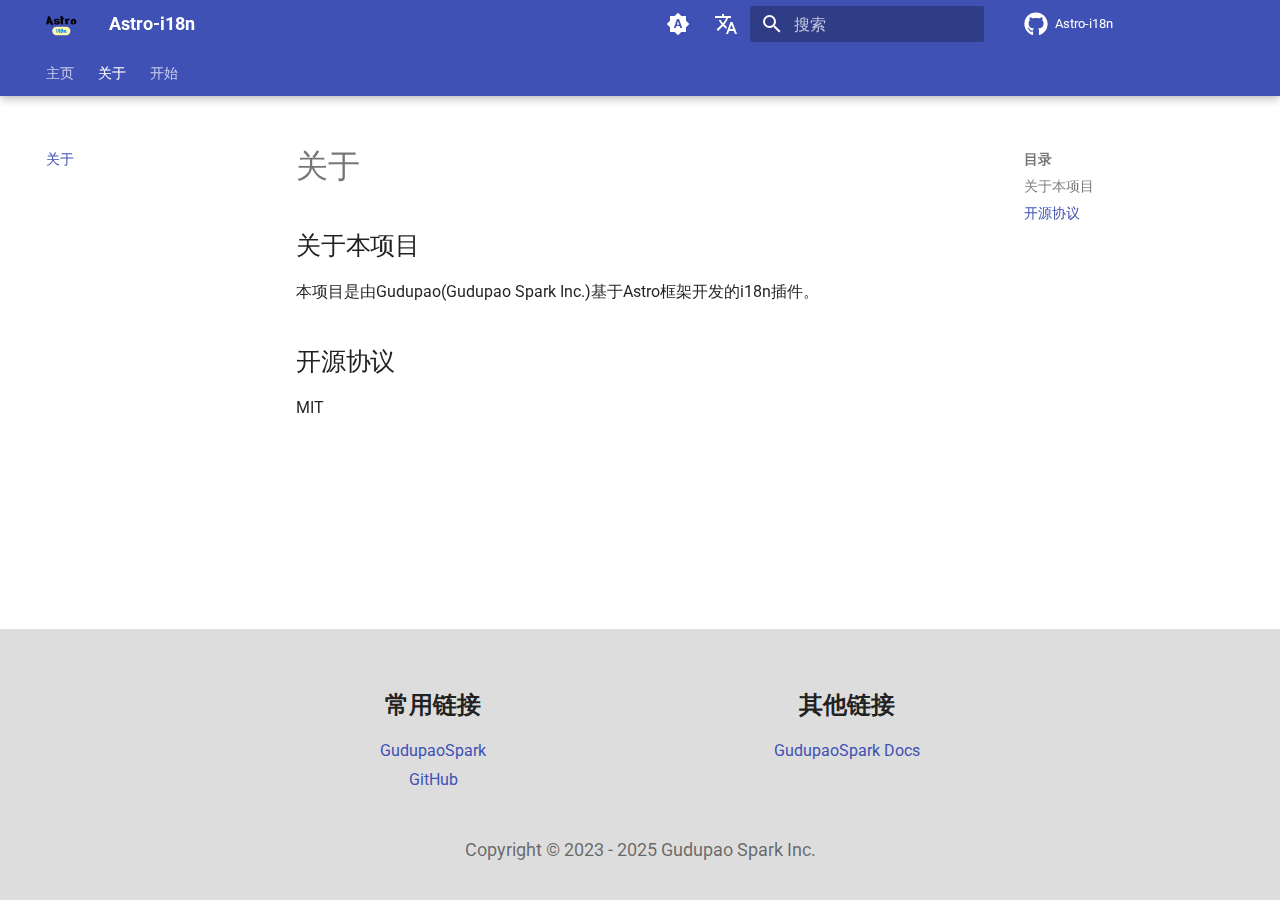
<file: zh/about/index.html>
<!doctype html>
<html lang="zh" class="no-js">
  <head>
    
      <meta charset="utf-8">
      <meta name="viewport" content="width=device-width,initial-scale=1">
      
        <meta name="description" content="关于本项目">
      
      
      
      
        <link rel="prev" href="../">
      
      
        <link rel="next" href="../start/">
      
      
      <link rel="icon" href="../../image2.svg">
      <meta name="generator" content="mkdocs-1.6.1, mkdocs-material-9.6.15">
    
    
      
        <title>关于 - Astro-i18n</title>
      
    
    
      <link rel="stylesheet" href="../../assets/stylesheets/main.342714a4.min.css">
      
        
        <link rel="stylesheet" href="../../assets/stylesheets/palette.06af60db.min.css">
      
      


    
    
      
    
    
      
        
        
        <link rel="preconnect" href="https://fonts.gstatic.com" crossorigin>
        <link rel="stylesheet" href="https://fonts.googleapis.com/css?family=Roboto:300,300i,400,400i,700,700i%7CRoboto+Mono:400,400i,700,700i&display=fallback">
        <style>:root{--md-text-font:"Roboto";--md-code-font:"Roboto Mono"}</style>
      
    
    
      <link rel="stylesheet" href="../../stylesheets/extra.css">
    
    <script>__md_scope=new URL("../..",location),__md_hash=e=>[...e].reduce(((e,_)=>(e<<5)-e+_.charCodeAt(0)),0),__md_get=(e,_=localStorage,t=__md_scope)=>JSON.parse(_.getItem(t.pathname+"."+e)),__md_set=(e,_,t=localStorage,a=__md_scope)=>{try{t.setItem(a.pathname+"."+e,JSON.stringify(_))}catch(e){}}</script>
    
      

    
    
    
  </head>
  
  
    
    
      
    
    
    
    
    <body dir="ltr" data-md-color-scheme="default" data-md-color-primary="indigo" data-md-color-accent="indigo">
  
    
    <input class="md-toggle" data-md-toggle="drawer" type="checkbox" id="__drawer" autocomplete="off">
    <input class="md-toggle" data-md-toggle="search" type="checkbox" id="__search" autocomplete="off">
    <label class="md-overlay" for="__drawer"></label>
    <div data-md-component="skip">
      
        
        <a href="#_1" class="md-skip">
          跳转至
        </a>
      
    </div>
    <div data-md-component="announce">
      
    </div>
    
    
      

  

<header class="md-header md-header--shadow md-header--lifted" data-md-component="header">
  <nav class="md-header__inner md-grid" aria-label="页眉">
    <a href="../" title="Astro-i18n" class="md-header__button md-logo" aria-label="Astro-i18n" data-md-component="logo">
      
  <img src="../../image2.svg" alt="logo">

    </a>
    <label class="md-header__button md-icon" for="__drawer">
      
      <svg xmlns="http://www.w3.org/2000/svg" viewBox="0 0 24 24"><path d="M3 6h18v2H3zm0 5h18v2H3zm0 5h18v2H3z"/></svg>
    </label>
    <div class="md-header__title" data-md-component="header-title">
      <div class="md-header__ellipsis">
        <div class="md-header__topic">
          <span class="md-ellipsis">
            Astro-i18n
          </span>
        </div>
        <div class="md-header__topic" data-md-component="header-topic">
          <span class="md-ellipsis">
            
              关于
            
          </span>
        </div>
      </div>
    </div>
    
      
        <form class="md-header__option" data-md-component="palette">
  
    
    
    
    <input class="md-option" data-md-color-media="(prefers-color-scheme)" data-md-color-scheme="default" data-md-color-primary="indigo" data-md-color-accent="indigo"  aria-label="Switch to light mode"  type="radio" name="__palette" id="__palette_0">
    
      <label class="md-header__button md-icon" title="Switch to light mode" for="__palette_1" hidden>
        <svg xmlns="http://www.w3.org/2000/svg" viewBox="0 0 24 24"><path d="m14.3 16-.7-2h-3.2l-.7 2H7.8L11 7h2l3.2 9zM20 8.69V4h-4.69L12 .69 8.69 4H4v4.69L.69 12 4 15.31V20h4.69L12 23.31 15.31 20H20v-4.69L23.31 12zm-9.15 3.96h2.3L12 9z"/></svg>
      </label>
    
  
    
    
    
    <input class="md-option" data-md-color-media="(prefers-color-scheme: light)" data-md-color-scheme="default" data-md-color-primary="indigo" data-md-color-accent="indigo"  aria-label="Switch to dark mode"  type="radio" name="__palette" id="__palette_1">
    
      <label class="md-header__button md-icon" title="Switch to dark mode" for="__palette_2" hidden>
        <svg xmlns="http://www.w3.org/2000/svg" viewBox="0 0 24 24"><path d="M12 8a4 4 0 0 0-4 4 4 4 0 0 0 4 4 4 4 0 0 0 4-4 4 4 0 0 0-4-4m0 10a6 6 0 0 1-6-6 6 6 0 0 1 6-6 6 6 0 0 1 6 6 6 6 0 0 1-6 6m8-9.31V4h-4.69L12 .69 8.69 4H4v4.69L.69 12 4 15.31V20h4.69L12 23.31 15.31 20H20v-4.69L23.31 12z"/></svg>
      </label>
    
  
    
    
    
    <input class="md-option" data-md-color-media="(prefers-color-scheme: dark)" data-md-color-scheme="slate" data-md-color-primary="indigo" data-md-color-accent="indigo"  aria-label="Switch to system preference"  type="radio" name="__palette" id="__palette_2">
    
      <label class="md-header__button md-icon" title="Switch to system preference" for="__palette_0" hidden>
        <svg xmlns="http://www.w3.org/2000/svg" viewBox="0 0 24 24"><path d="M12 18c-.89 0-1.74-.2-2.5-.55C11.56 16.5 13 14.42 13 12s-1.44-4.5-3.5-5.45C10.26 6.2 11.11 6 12 6a6 6 0 0 1 6 6 6 6 0 0 1-6 6m8-9.31V4h-4.69L12 .69 8.69 4H4v4.69L.69 12 4 15.31V20h4.69L12 23.31 15.31 20H20v-4.69L23.31 12z"/></svg>
      </label>
    
  
</form>
      
    
    
      <script>var palette=__md_get("__palette");if(palette&&palette.color){if("(prefers-color-scheme)"===palette.color.media){var media=matchMedia("(prefers-color-scheme: light)"),input=document.querySelector(media.matches?"[data-md-color-media='(prefers-color-scheme: light)']":"[data-md-color-media='(prefers-color-scheme: dark)']");palette.color.media=input.getAttribute("data-md-color-media"),palette.color.scheme=input.getAttribute("data-md-color-scheme"),palette.color.primary=input.getAttribute("data-md-color-primary"),palette.color.accent=input.getAttribute("data-md-color-accent")}for(var[key,value]of Object.entries(palette.color))document.body.setAttribute("data-md-color-"+key,value)}</script>
    
    
      <div class="md-header__option">
  <div class="md-select">
    
    <button class="md-header__button md-icon" aria-label="选择当前语言">
      <svg xmlns="http://www.w3.org/2000/svg" viewBox="0 0 24 24"><path d="m12.87 15.07-2.54-2.51.03-.03A17.5 17.5 0 0 0 14.07 6H17V4h-7V2H8v2H1v2h11.17C11.5 7.92 10.44 9.75 9 11.35 8.07 10.32 7.3 9.19 6.69 8h-2c.73 1.63 1.73 3.17 2.98 4.56l-5.09 5.02L4 19l5-5 3.11 3.11zM18.5 10h-2L12 22h2l1.12-3h4.75L21 22h2zm-2.62 7 1.62-4.33L19.12 17z"/></svg>
    </button>
    <div class="md-select__inner">
      <ul class="md-select__list">
        
          <li class="md-select__item">
            <a href="../../about/" hreflang="en" class="md-select__link">
              English
            </a>
          </li>
        
          <li class="md-select__item">
            <a href="./" hreflang="zh" class="md-select__link">
              简体中文
            </a>
          </li>
        
      </ul>
    </div>
  </div>
</div>
    
    
      
      
        <label class="md-header__button md-icon" for="__search">
          
          <svg xmlns="http://www.w3.org/2000/svg" viewBox="0 0 24 24"><path d="M9.5 3A6.5 6.5 0 0 1 16 9.5c0 1.61-.59 3.09-1.56 4.23l.27.27h.79l5 5-1.5 1.5-5-5v-.79l-.27-.27A6.52 6.52 0 0 1 9.5 16 6.5 6.5 0 0 1 3 9.5 6.5 6.5 0 0 1 9.5 3m0 2C7 5 5 7 5 9.5S7 14 9.5 14 14 12 14 9.5 12 5 9.5 5"/></svg>
        </label>
        <div class="md-search" data-md-component="search" role="dialog">
  <label class="md-search__overlay" for="__search"></label>
  <div class="md-search__inner" role="search">
    <form class="md-search__form" name="search">
      <input type="text" class="md-search__input" name="query" aria-label="搜索" placeholder="搜索" autocapitalize="off" autocorrect="off" autocomplete="off" spellcheck="false" data-md-component="search-query" required>
      <label class="md-search__icon md-icon" for="__search">
        
        <svg xmlns="http://www.w3.org/2000/svg" viewBox="0 0 24 24"><path d="M9.5 3A6.5 6.5 0 0 1 16 9.5c0 1.61-.59 3.09-1.56 4.23l.27.27h.79l5 5-1.5 1.5-5-5v-.79l-.27-.27A6.52 6.52 0 0 1 9.5 16 6.5 6.5 0 0 1 3 9.5 6.5 6.5 0 0 1 9.5 3m0 2C7 5 5 7 5 9.5S7 14 9.5 14 14 12 14 9.5 12 5 9.5 5"/></svg>
        
        <svg xmlns="http://www.w3.org/2000/svg" viewBox="0 0 24 24"><path d="M20 11v2H8l5.5 5.5-1.42 1.42L4.16 12l7.92-7.92L13.5 5.5 8 11z"/></svg>
      </label>
      <nav class="md-search__options" aria-label="查找">
        
        <button type="reset" class="md-search__icon md-icon" title="清空当前内容" aria-label="清空当前内容" tabindex="-1">
          
          <svg xmlns="http://www.w3.org/2000/svg" viewBox="0 0 24 24"><path d="M19 6.41 17.59 5 12 10.59 6.41 5 5 6.41 10.59 12 5 17.59 6.41 19 12 13.41 17.59 19 19 17.59 13.41 12z"/></svg>
        </button>
      </nav>
      
    </form>
    <div class="md-search__output">
      <div class="md-search__scrollwrap" tabindex="0" data-md-scrollfix>
        <div class="md-search-result" data-md-component="search-result">
          <div class="md-search-result__meta">
            正在初始化搜索引擎
          </div>
          <ol class="md-search-result__list" role="presentation"></ol>
        </div>
      </div>
    </div>
  </div>
</div>
      
    
    
      <div class="md-header__source">
        <a href="https://github.com/GudupaoSpark/Astro-i18n" title="前往仓库" class="md-source" data-md-component="source">
  <div class="md-source__icon md-icon">
    
    <svg xmlns="http://www.w3.org/2000/svg" viewBox="0 0 496 512"><!--! Font Awesome Free 6.7.2 by @fontawesome - https://fontawesome.com License - https://fontawesome.com/license/free (Icons: CC BY 4.0, Fonts: SIL OFL 1.1, Code: MIT License) Copyright 2024 Fonticons, Inc.--><path d="M165.9 397.4c0 2-2.3 3.6-5.2 3.6-3.3.3-5.6-1.3-5.6-3.6 0-2 2.3-3.6 5.2-3.6 3-.3 5.6 1.3 5.6 3.6m-31.1-4.5c-.7 2 1.3 4.3 4.3 4.9 2.6 1 5.6 0 6.2-2s-1.3-4.3-4.3-5.2c-2.6-.7-5.5.3-6.2 2.3m44.2-1.7c-2.9.7-4.9 2.6-4.6 4.9.3 2 2.9 3.3 5.9 2.6 2.9-.7 4.9-2.6 4.6-4.6-.3-1.9-3-3.2-5.9-2.9M244.8 8C106.1 8 0 113.3 0 252c0 110.9 69.8 205.8 169.5 239.2 12.8 2.3 17.3-5.6 17.3-12.1 0-6.2-.3-40.4-.3-61.4 0 0-70 15-84.7-29.8 0 0-11.4-29.1-27.8-36.6 0 0-22.9-15.7 1.6-15.4 0 0 24.9 2 38.6 25.8 21.9 38.6 58.6 27.5 72.9 20.9 2.3-16 8.8-27.1 16-33.7-55.9-6.2-112.3-14.3-112.3-110.5 0-27.5 7.6-41.3 23.6-58.9-2.6-6.5-11.1-33.3 2.6-67.9 20.9-6.5 69 27 69 27 20-5.6 41.5-8.5 62.8-8.5s42.8 2.9 62.8 8.5c0 0 48.1-33.6 69-27 13.7 34.7 5.2 61.4 2.6 67.9 16 17.7 25.8 31.5 25.8 58.9 0 96.5-58.9 104.2-114.8 110.5 9.2 7.9 17 22.9 17 46.4 0 33.7-.3 75.4-.3 83.6 0 6.5 4.6 14.4 17.3 12.1C428.2 457.8 496 362.9 496 252 496 113.3 383.5 8 244.8 8M97.2 352.9c-1.3 1-1 3.3.7 5.2 1.6 1.6 3.9 2.3 5.2 1 1.3-1 1-3.3-.7-5.2-1.6-1.6-3.9-2.3-5.2-1m-10.8-8.1c-.7 1.3.3 2.9 2.3 3.9 1.6 1 3.6.7 4.3-.7.7-1.3-.3-2.9-2.3-3.9-2-.6-3.6-.3-4.3.7m32.4 35.6c-1.6 1.3-1 4.3 1.3 6.2 2.3 2.3 5.2 2.6 6.5 1 1.3-1.3.7-4.3-1.3-6.2-2.2-2.3-5.2-2.6-6.5-1m-11.4-14.7c-1.6 1-1.6 3.6 0 5.9s4.3 3.3 5.6 2.3c1.6-1.3 1.6-3.9 0-6.2-1.4-2.3-4-3.3-5.6-2"/></svg>
  </div>
  <div class="md-source__repository">
    Astro-i18n
  </div>
</a>
      </div>
    
  </nav>
  
    
      
<nav class="md-tabs" aria-label="标签" data-md-component="tabs">
  <div class="md-grid">
    <ul class="md-tabs__list">
      
        
  
  
  
  
    <li class="md-tabs__item">
      <a href="../" class="md-tabs__link">
        
  
  
    
  
  主页

      </a>
    </li>
  

      
        
  
  
  
    
  
  
    <li class="md-tabs__item md-tabs__item--active">
      <a href="./" class="md-tabs__link">
        
  
  
    
  
  关于

      </a>
    </li>
  

      
        
  
  
  
  
    <li class="md-tabs__item">
      <a href="../start/" class="md-tabs__link">
        
  
  
    
  
  开始

      </a>
    </li>
  

      
    </ul>
  </div>
</nav>
    
  
</header>
    
    <div class="md-container" data-md-component="container">
      
      
        
      
      <main class="md-main" data-md-component="main">
        <div class="md-main__inner md-grid">
          
            
              
              <div class="md-sidebar md-sidebar--primary" data-md-component="sidebar" data-md-type="navigation" >
                <div class="md-sidebar__scrollwrap">
                  <div class="md-sidebar__inner">
                    


  


<nav class="md-nav md-nav--primary md-nav--lifted" aria-label="导航栏" data-md-level="0">
  <label class="md-nav__title" for="__drawer">
    <a href="../" title="Astro-i18n" class="md-nav__button md-logo" aria-label="Astro-i18n" data-md-component="logo">
      
  <img src="../../image2.svg" alt="logo">

    </a>
    Astro-i18n
  </label>
  
    <div class="md-nav__source">
      <a href="https://github.com/GudupaoSpark/Astro-i18n" title="前往仓库" class="md-source" data-md-component="source">
  <div class="md-source__icon md-icon">
    
    <svg xmlns="http://www.w3.org/2000/svg" viewBox="0 0 496 512"><!--! Font Awesome Free 6.7.2 by @fontawesome - https://fontawesome.com License - https://fontawesome.com/license/free (Icons: CC BY 4.0, Fonts: SIL OFL 1.1, Code: MIT License) Copyright 2024 Fonticons, Inc.--><path d="M165.9 397.4c0 2-2.3 3.6-5.2 3.6-3.3.3-5.6-1.3-5.6-3.6 0-2 2.3-3.6 5.2-3.6 3-.3 5.6 1.3 5.6 3.6m-31.1-4.5c-.7 2 1.3 4.3 4.3 4.9 2.6 1 5.6 0 6.2-2s-1.3-4.3-4.3-5.2c-2.6-.7-5.5.3-6.2 2.3m44.2-1.7c-2.9.7-4.9 2.6-4.6 4.9.3 2 2.9 3.3 5.9 2.6 2.9-.7 4.9-2.6 4.6-4.6-.3-1.9-3-3.2-5.9-2.9M244.8 8C106.1 8 0 113.3 0 252c0 110.9 69.8 205.8 169.5 239.2 12.8 2.3 17.3-5.6 17.3-12.1 0-6.2-.3-40.4-.3-61.4 0 0-70 15-84.7-29.8 0 0-11.4-29.1-27.8-36.6 0 0-22.9-15.7 1.6-15.4 0 0 24.9 2 38.6 25.8 21.9 38.6 58.6 27.5 72.9 20.9 2.3-16 8.8-27.1 16-33.7-55.9-6.2-112.3-14.3-112.3-110.5 0-27.5 7.6-41.3 23.6-58.9-2.6-6.5-11.1-33.3 2.6-67.9 20.9-6.5 69 27 69 27 20-5.6 41.5-8.5 62.8-8.5s42.8 2.9 62.8 8.5c0 0 48.1-33.6 69-27 13.7 34.7 5.2 61.4 2.6 67.9 16 17.7 25.8 31.5 25.8 58.9 0 96.5-58.9 104.2-114.8 110.5 9.2 7.9 17 22.9 17 46.4 0 33.7-.3 75.4-.3 83.6 0 6.5 4.6 14.4 17.3 12.1C428.2 457.8 496 362.9 496 252 496 113.3 383.5 8 244.8 8M97.2 352.9c-1.3 1-1 3.3.7 5.2 1.6 1.6 3.9 2.3 5.2 1 1.3-1 1-3.3-.7-5.2-1.6-1.6-3.9-2.3-5.2-1m-10.8-8.1c-.7 1.3.3 2.9 2.3 3.9 1.6 1 3.6.7 4.3-.7.7-1.3-.3-2.9-2.3-3.9-2-.6-3.6-.3-4.3.7m32.4 35.6c-1.6 1.3-1 4.3 1.3 6.2 2.3 2.3 5.2 2.6 6.5 1 1.3-1.3.7-4.3-1.3-6.2-2.2-2.3-5.2-2.6-6.5-1m-11.4-14.7c-1.6 1-1.6 3.6 0 5.9s4.3 3.3 5.6 2.3c1.6-1.3 1.6-3.9 0-6.2-1.4-2.3-4-3.3-5.6-2"/></svg>
  </div>
  <div class="md-source__repository">
    Astro-i18n
  </div>
</a>
    </div>
  
  <ul class="md-nav__list" data-md-scrollfix>
    
      
      
  
  
  
  
    <li class="md-nav__item">
      <a href="../" class="md-nav__link">
        
  
  
  <span class="md-ellipsis">
    主页
    
  </span>
  

      </a>
    </li>
  

    
      
      
  
  
    
  
  
  
    <li class="md-nav__item md-nav__item--active">
      
      <input class="md-nav__toggle md-toggle" type="checkbox" id="__toc">
      
      
      
        <label class="md-nav__link md-nav__link--active" for="__toc">
          
  
  
  <span class="md-ellipsis">
    关于
    
  </span>
  

          <span class="md-nav__icon md-icon"></span>
        </label>
      
      <a href="./" class="md-nav__link md-nav__link--active">
        
  
  
  <span class="md-ellipsis">
    关于
    
  </span>
  

      </a>
      
        

<nav class="md-nav md-nav--secondary" aria-label="目录">
  
  
  
  
    <label class="md-nav__title" for="__toc">
      <span class="md-nav__icon md-icon"></span>
      目录
    </label>
    <ul class="md-nav__list" data-md-component="toc" data-md-scrollfix>
      
        <li class="md-nav__item">
  <a href="#_1" class="md-nav__link">
    <span class="md-ellipsis">
      关于本项目
    </span>
  </a>
  
</li>
      
        <li class="md-nav__item">
  <a href="#_2" class="md-nav__link">
    <span class="md-ellipsis">
      开源协议
    </span>
  </a>
  
</li>
      
    </ul>
  
</nav>
      
    </li>
  

    
      
      
  
  
  
  
    <li class="md-nav__item">
      <a href="../start/" class="md-nav__link">
        
  
  
  <span class="md-ellipsis">
    开始
    
  </span>
  

      </a>
    </li>
  

    
  </ul>
</nav>
                  </div>
                </div>
              </div>
            
            
              
              <div class="md-sidebar md-sidebar--secondary" data-md-component="sidebar" data-md-type="toc" >
                <div class="md-sidebar__scrollwrap">
                  <div class="md-sidebar__inner">
                    

<nav class="md-nav md-nav--secondary" aria-label="目录">
  
  
  
  
    <label class="md-nav__title" for="__toc">
      <span class="md-nav__icon md-icon"></span>
      目录
    </label>
    <ul class="md-nav__list" data-md-component="toc" data-md-scrollfix>
      
        <li class="md-nav__item">
  <a href="#_1" class="md-nav__link">
    <span class="md-ellipsis">
      关于本项目
    </span>
  </a>
  
</li>
      
        <li class="md-nav__item">
  <a href="#_2" class="md-nav__link">
    <span class="md-ellipsis">
      开源协议
    </span>
  </a>
  
</li>
      
    </ul>
  
</nav>
                  </div>
                </div>
              </div>
            
          
          
            <div class="md-content" data-md-component="content">
              <article class="md-content__inner md-typeset">
                

                  


  
  


  <h1>关于</h1>

<h2 id="_1">关于本项目</h2>
<p>本项目是由Gudupao(Gudupao Spark Inc.)基于Astro框架开发的i18n插件。</p>
<h2 id="_2">开源协议</h2>
<p>MIT</p>







  
  






                

              </article>
            </div>
          
          
<script>var target=document.getElementById(location.hash.slice(1));target&&target.name&&(target.checked=target.name.startsWith("__tabbed_"))</script>
        </div>
        
      </main>
      
<style>
.footer-container {
    text-align: center;
    padding: 2rem 1rem;
    position: relative;
    margin-top: 3rem;
    background-color: var(--footer-bg);
}
.footer-container::before {
    content: "";
    position: absolute;
    top: 0;
    left: 0;
    right: 0;
    bottom: 0;

    z-index: -1;
}
.footer-container::after {
    content: "";
    position: absolute;
    top: 0;
    left: 0;
    right: 0;
    bottom: 0;
    mix-blend-mode: multiply;
    z-index: -1;
}
.footer-links-container {
    display: flex;
    flex-direction: row;
    flex-wrap: nowrap;
    justify-content: space-around;
    margin-bottom: 1.5rem;
}
.footer-links-group {
    display: inline-block;
    vertical-align: top;
    width: 30%;
    min-width: 200px;
    margin: 0 1rem;
}
.footer-links-group h3 {
    margin: 1rem 0;
    color: var(--md-default-fg-color);
    font-size: 1.2rem;
}
.footer-links {
    list-style: none;
    padding: 0;
    margin: 0.5rem 0;
}
.footer-links li {
    margin: 0.5rem 0;
}
.footer-links a {
    color: var(--md-typeset-a-color);
    text-decoration: none;
    transition: color 0.2s;
    font-size: 0.8rem;
}
.footer-links a:hover {
    color: var(--md-accent-fg-color);
}
.footer-copyright {
    margin-top: 2rem;
    color: var(--md-default-fg-color--light);
    font-size: 0.9rem;
}
@media (max-width: 768px) {
    .footer-links-group {
        grid-template-columns: 1fr;
    }
}
</style>
<footer>
    <div class="footer-container">
        
        
        
        
            <div class="footer-links-group">
                <h3>常用链接</h3>
                <ul class="footer-links">
                    
                        <li><a href="https://gudupao.top" target="_blank">GudupaoSpark</a></li>
                    
                        <li><a href="https://github.com/GudupaoSpark" target="_blank">GitHub</a></li>
                    
                </ul>
            </div>
        
        
            <div class="footer-links-group">
                <h3>其他链接</h3>
                <ul class="footer-links">
                    
                        <li><a href="https://docs.gudupao.top" target="_blank">GudupaoSpark Docs</a></li>
                    
                </ul>
            </div>
        
        <div class="footer-copyright">Copyright &copy; 2023 - 2025 Gudupao Spark Inc.</div>
    </div>
</footer>

    </div>
    <div class="md-dialog" data-md-component="dialog">
      <div class="md-dialog__inner md-typeset"></div>
    </div>
    
    
    
      
      <script id="__config" type="application/json">{"base": "../..", "features": ["navigation.tabs", "navigation.tabs.sticky", "content.code.copy"], "search": "../../assets/javascripts/workers/search.d50fe291.min.js", "tags": null, "translations": {"clipboard.copied": "\u5df2\u590d\u5236", "clipboard.copy": "\u590d\u5236", "search.result.more.one": "\u5728\u8be5\u9875\u4e0a\u8fd8\u6709 1 \u4e2a\u7b26\u5408\u6761\u4ef6\u7684\u7ed3\u679c", "search.result.more.other": "\u5728\u8be5\u9875\u4e0a\u8fd8\u6709 # \u4e2a\u7b26\u5408\u6761\u4ef6\u7684\u7ed3\u679c", "search.result.none": "\u6ca1\u6709\u627e\u5230\u7b26\u5408\u6761\u4ef6\u7684\u7ed3\u679c", "search.result.one": "\u627e\u5230 1 \u4e2a\u7b26\u5408\u6761\u4ef6\u7684\u7ed3\u679c", "search.result.other": "# \u4e2a\u7b26\u5408\u6761\u4ef6\u7684\u7ed3\u679c", "search.result.placeholder": "\u952e\u5165\u4ee5\u5f00\u59cb\u641c\u7d22", "search.result.term.missing": "\u7f3a\u5c11", "select.version": "\u9009\u62e9\u5f53\u524d\u7248\u672c"}, "version": null}</script>
    
    
      <script src="../../assets/javascripts/bundle.56ea9cef.min.js"></script>
      
    
  </body>
</html>
</file>
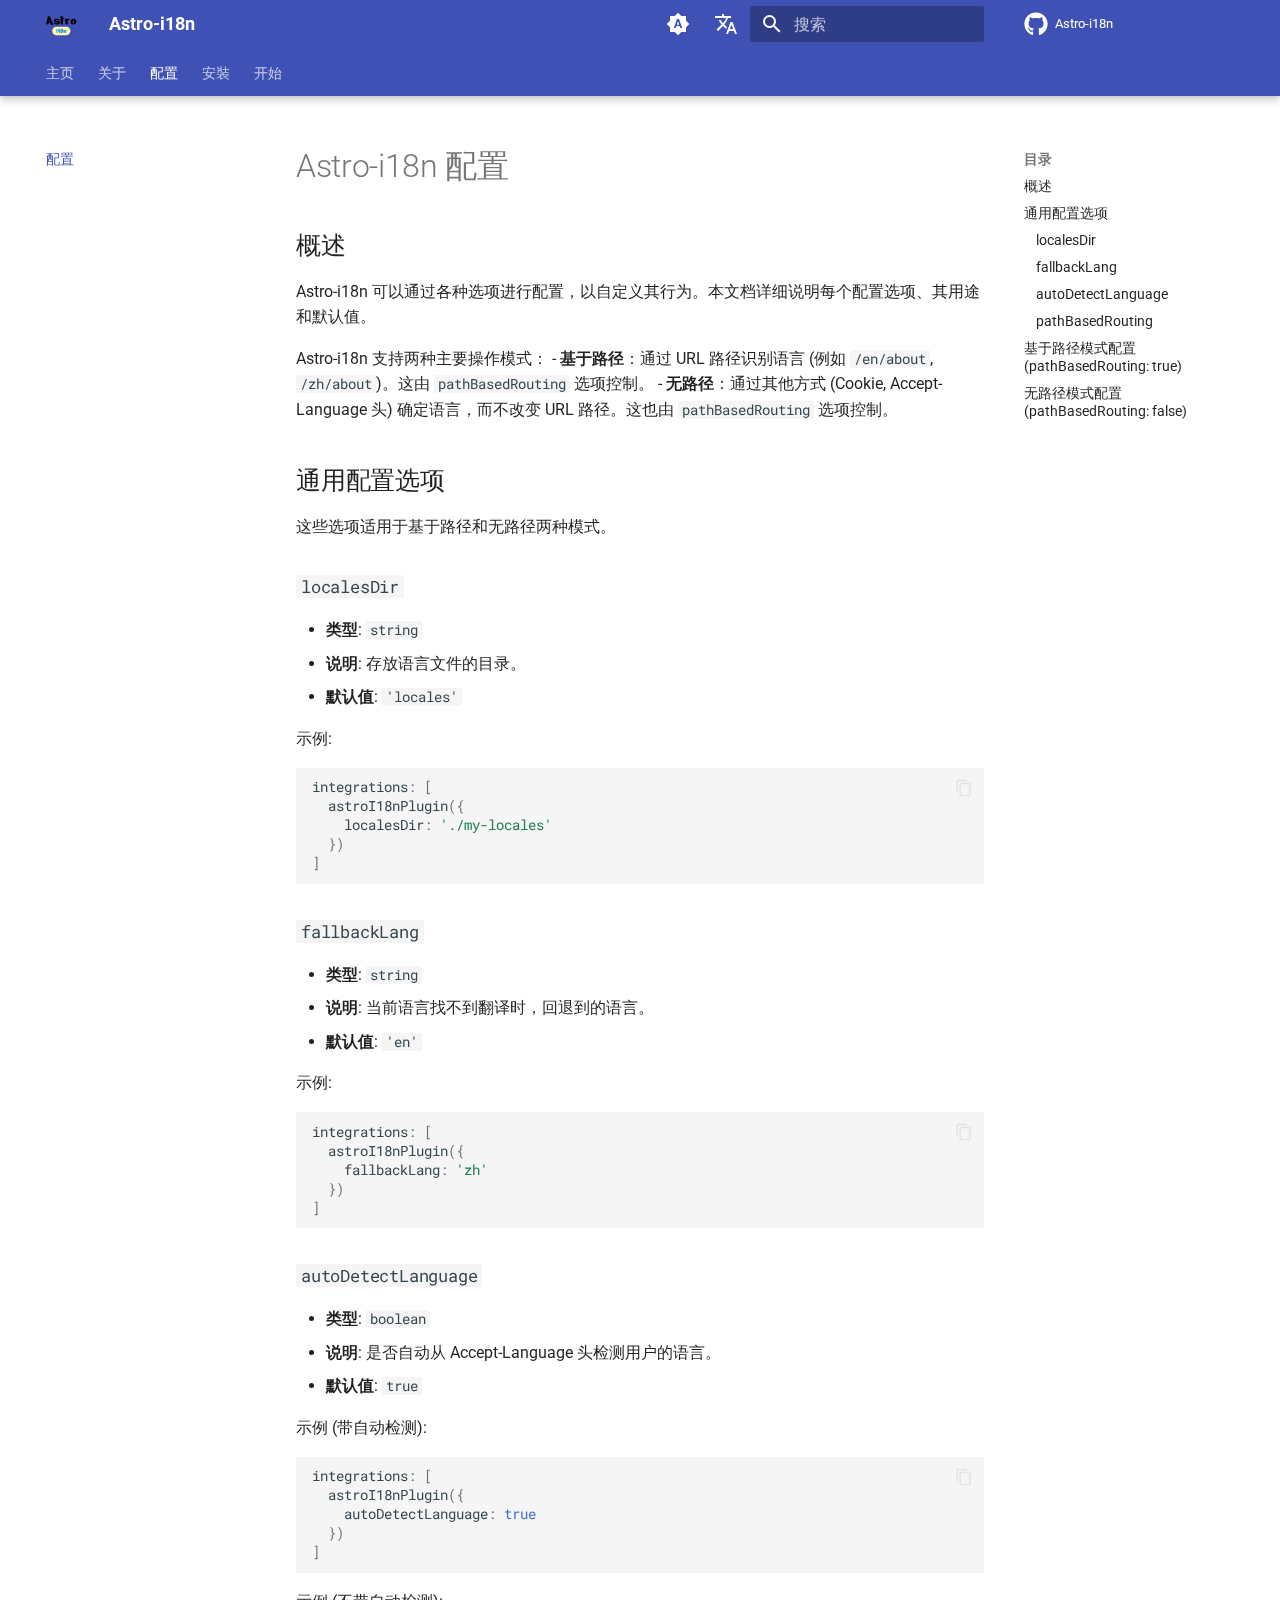
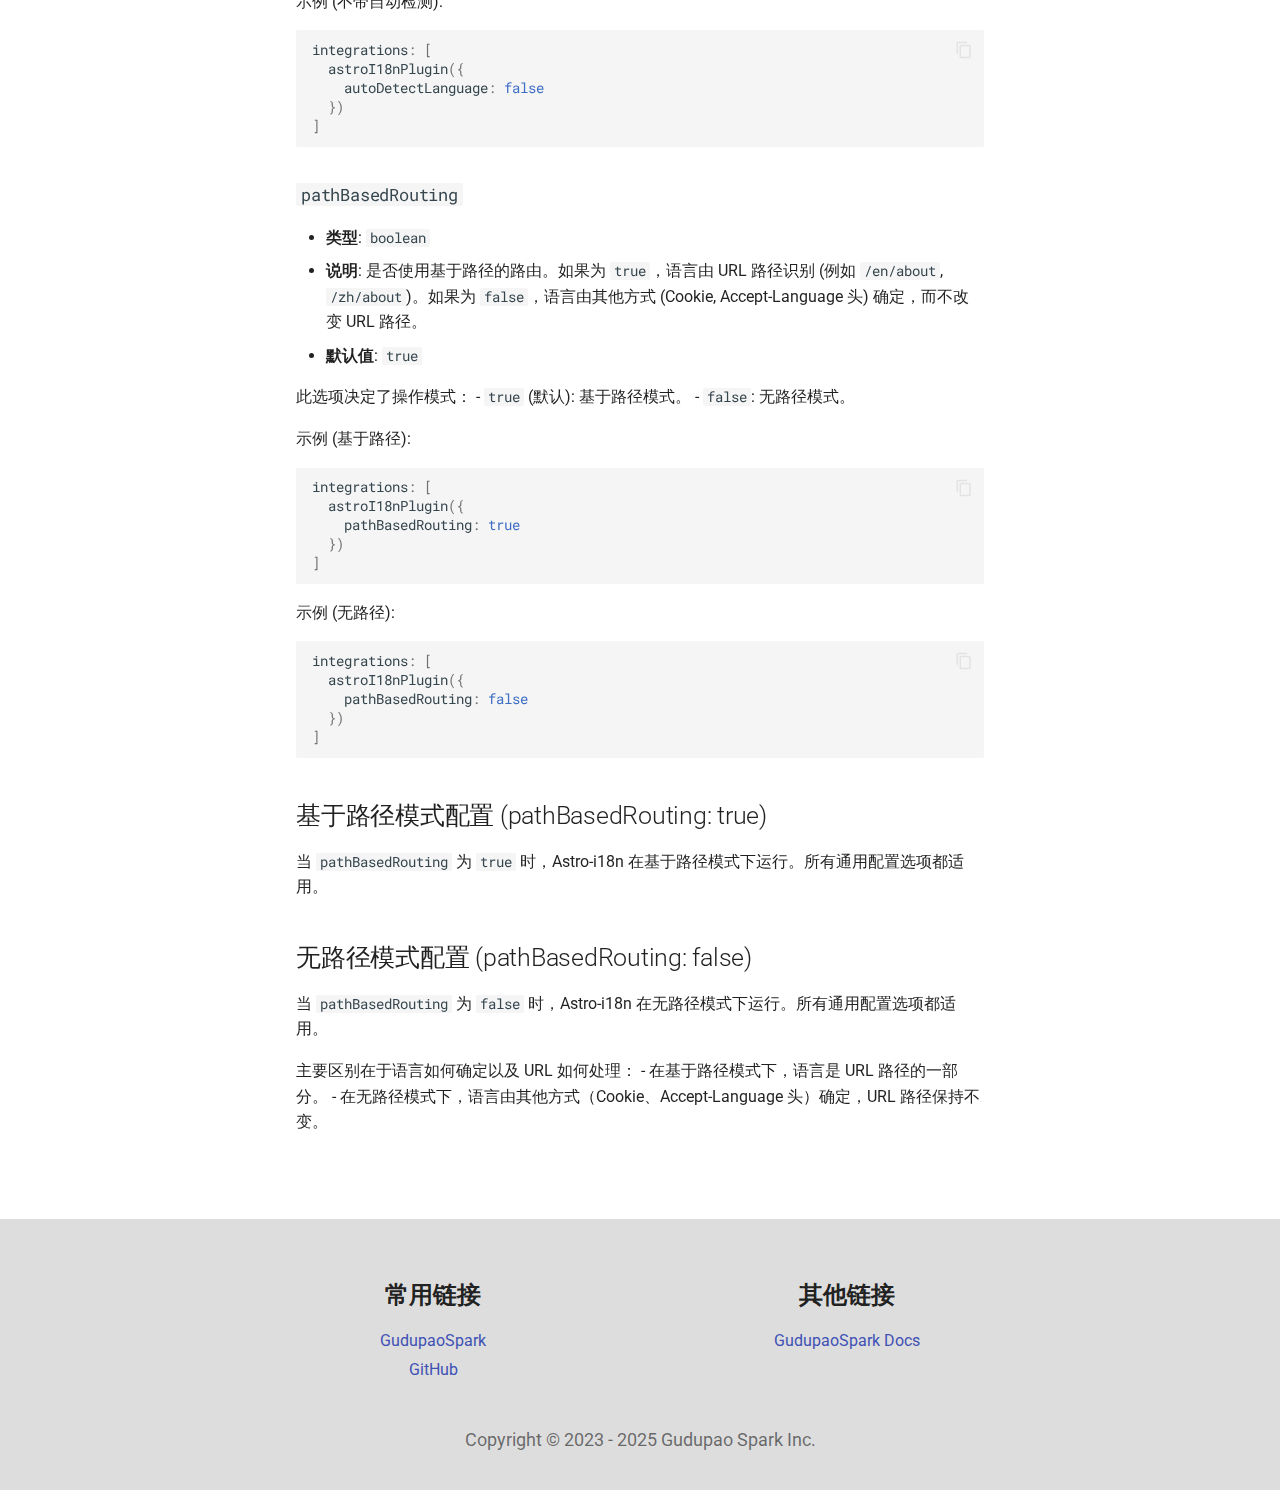
<file: zh/configuration/index.html>
<!doctype html>
<html lang="zh" class="no-js">
  <head>
    
      <meta charset="utf-8">
      <meta name="viewport" content="width=device-width,initial-scale=1">
      
        <meta name="description" content="Astro-i18n 的详细配置选项">
      
      
      
      
        <link rel="prev" href="../about/">
      
      
        <link rel="next" href="../installation/">
      
      
      <link rel="icon" href="../../image2.svg">
      <meta name="generator" content="mkdocs-1.6.1, mkdocs-material-9.6.18">
    
    
      
        <title>配置 - Astro-i18n</title>
      
    
    
      <link rel="stylesheet" href="../../assets/stylesheets/main.7e37652d.min.css">
      
        
        <link rel="stylesheet" href="../../assets/stylesheets/palette.06af60db.min.css">
      
      


    
    
      
    
    
      
        
        
        <link rel="preconnect" href="https://fonts.gstatic.com" crossorigin>
        <link rel="stylesheet" href="https://fonts.googleapis.com/css?family=Roboto:300,300i,400,400i,700,700i%7CRoboto+Mono:400,400i,700,700i&display=fallback">
        <style>:root{--md-text-font:"Roboto";--md-code-font:"Roboto Mono"}</style>
      
    
    
      <link rel="stylesheet" href="../../stylesheets/extra.css">
    
    <script>__md_scope=new URL("../..",location),__md_hash=e=>[...e].reduce(((e,_)=>(e<<5)-e+_.charCodeAt(0)),0),__md_get=(e,_=localStorage,t=__md_scope)=>JSON.parse(_.getItem(t.pathname+"."+e)),__md_set=(e,_,t=localStorage,a=__md_scope)=>{try{t.setItem(a.pathname+"."+e,JSON.stringify(_))}catch(e){}}</script>
    
      

    
    
    
  </head>
  
  
    
    
      
    
    
    
    
    <body dir="ltr" data-md-color-scheme="default" data-md-color-primary="indigo" data-md-color-accent="indigo">
  
    
    <input class="md-toggle" data-md-toggle="drawer" type="checkbox" id="__drawer" autocomplete="off">
    <input class="md-toggle" data-md-toggle="search" type="checkbox" id="__search" autocomplete="off">
    <label class="md-overlay" for="__drawer"></label>
    <div data-md-component="skip">
      
        
        <a href="#astro-i18n" class="md-skip">
          跳转至
        </a>
      
    </div>
    <div data-md-component="announce">
      
    </div>
    
    
      

  

<header class="md-header md-header--shadow md-header--lifted" data-md-component="header">
  <nav class="md-header__inner md-grid" aria-label="页眉">
    <a href="../" title="Astro-i18n" class="md-header__button md-logo" aria-label="Astro-i18n" data-md-component="logo">
      
  <img src="../../image2.svg" alt="logo">

    </a>
    <label class="md-header__button md-icon" for="__drawer">
      
      <svg xmlns="http://www.w3.org/2000/svg" viewBox="0 0 24 24"><path d="M3 6h18v2H3zm0 5h18v2H3zm0 5h18v2H3z"/></svg>
    </label>
    <div class="md-header__title" data-md-component="header-title">
      <div class="md-header__ellipsis">
        <div class="md-header__topic">
          <span class="md-ellipsis">
            Astro-i18n
          </span>
        </div>
        <div class="md-header__topic" data-md-component="header-topic">
          <span class="md-ellipsis">
            
              配置
            
          </span>
        </div>
      </div>
    </div>
    
      
        <form class="md-header__option" data-md-component="palette">
  
    
    
    
    <input class="md-option" data-md-color-media="(prefers-color-scheme)" data-md-color-scheme="default" data-md-color-primary="indigo" data-md-color-accent="indigo"  aria-label="Switch to light mode"  type="radio" name="__palette" id="__palette_0">
    
      <label class="md-header__button md-icon" title="Switch to light mode" for="__palette_1" hidden>
        <svg xmlns="http://www.w3.org/2000/svg" viewBox="0 0 24 24"><path d="m14.3 16-.7-2h-3.2l-.7 2H7.8L11 7h2l3.2 9zM20 8.69V4h-4.69L12 .69 8.69 4H4v4.69L.69 12 4 15.31V20h4.69L12 23.31 15.31 20H20v-4.69L23.31 12zm-9.15 3.96h2.3L12 9z"/></svg>
      </label>
    
  
    
    
    
    <input class="md-option" data-md-color-media="(prefers-color-scheme: light)" data-md-color-scheme="default" data-md-color-primary="indigo" data-md-color-accent="indigo"  aria-label="Switch to dark mode"  type="radio" name="__palette" id="__palette_1">
    
      <label class="md-header__button md-icon" title="Switch to dark mode" for="__palette_2" hidden>
        <svg xmlns="http://www.w3.org/2000/svg" viewBox="0 0 24 24"><path d="M12 8a4 4 0 0 0-4 4 4 4 0 0 0 4 4 4 4 0 0 0 4-4 4 4 0 0 0-4-4m0 10a6 6 0 0 1-6-6 6 6 0 0 1 6-6 6 6 0 0 1 6 6 6 6 0 0 1-6 6m8-9.31V4h-4.69L12 .69 8.69 4H4v4.69L.69 12 4 15.31V20h4.69L12 23.31 15.31 20H20v-4.69L23.31 12z"/></svg>
      </label>
    
  
    
    
    
    <input class="md-option" data-md-color-media="(prefers-color-scheme: dark)" data-md-color-scheme="slate" data-md-color-primary="indigo" data-md-color-accent="indigo"  aria-label="Switch to system preference"  type="radio" name="__palette" id="__palette_2">
    
      <label class="md-header__button md-icon" title="Switch to system preference" for="__palette_0" hidden>
        <svg xmlns="http://www.w3.org/2000/svg" viewBox="0 0 24 24"><path d="M12 18c-.89 0-1.74-.2-2.5-.55C11.56 16.5 13 14.42 13 12s-1.44-4.5-3.5-5.45C10.26 6.2 11.11 6 12 6a6 6 0 0 1 6 6 6 6 0 0 1-6 6m8-9.31V4h-4.69L12 .69 8.69 4H4v4.69L.69 12 4 15.31V20h4.69L12 23.31 15.31 20H20v-4.69L23.31 12z"/></svg>
      </label>
    
  
</form>
      
    
    
      <script>var palette=__md_get("__palette");if(palette&&palette.color){if("(prefers-color-scheme)"===palette.color.media){var media=matchMedia("(prefers-color-scheme: light)"),input=document.querySelector(media.matches?"[data-md-color-media='(prefers-color-scheme: light)']":"[data-md-color-media='(prefers-color-scheme: dark)']");palette.color.media=input.getAttribute("data-md-color-media"),palette.color.scheme=input.getAttribute("data-md-color-scheme"),palette.color.primary=input.getAttribute("data-md-color-primary"),palette.color.accent=input.getAttribute("data-md-color-accent")}for(var[key,value]of Object.entries(palette.color))document.body.setAttribute("data-md-color-"+key,value)}</script>
    
    
      <div class="md-header__option">
  <div class="md-select">
    
    <button class="md-header__button md-icon" aria-label="选择当前语言">
      <svg xmlns="http://www.w3.org/2000/svg" viewBox="0 0 24 24"><path d="m12.87 15.07-2.54-2.51.03-.03A17.5 17.5 0 0 0 14.07 6H17V4h-7V2H8v2H1v2h11.17C11.5 7.92 10.44 9.75 9 11.35 8.07 10.32 7.3 9.19 6.69 8h-2c.73 1.63 1.73 3.17 2.98 4.56l-5.09 5.02L4 19l5-5 3.11 3.11zM18.5 10h-2L12 22h2l1.12-3h4.75L21 22h2zm-2.62 7 1.62-4.33L19.12 17z"/></svg>
    </button>
    <div class="md-select__inner">
      <ul class="md-select__list">
        
          <li class="md-select__item">
            <a href="../../configuration/" hreflang="en" class="md-select__link">
              English
            </a>
          </li>
        
          <li class="md-select__item">
            <a href="./" hreflang="zh" class="md-select__link">
              简体中文
            </a>
          </li>
        
      </ul>
    </div>
  </div>
</div>
    
    
      
      
        <label class="md-header__button md-icon" for="__search">
          
          <svg xmlns="http://www.w3.org/2000/svg" viewBox="0 0 24 24"><path d="M9.5 3A6.5 6.5 0 0 1 16 9.5c0 1.61-.59 3.09-1.56 4.23l.27.27h.79l5 5-1.5 1.5-5-5v-.79l-.27-.27A6.52 6.52 0 0 1 9.5 16 6.5 6.5 0 0 1 3 9.5 6.5 6.5 0 0 1 9.5 3m0 2C7 5 5 7 5 9.5S7 14 9.5 14 14 12 14 9.5 12 5 9.5 5"/></svg>
        </label>
        <div class="md-search" data-md-component="search" role="dialog">
  <label class="md-search__overlay" for="__search"></label>
  <div class="md-search__inner" role="search">
    <form class="md-search__form" name="search">
      <input type="text" class="md-search__input" name="query" aria-label="搜索" placeholder="搜索" autocapitalize="off" autocorrect="off" autocomplete="off" spellcheck="false" data-md-component="search-query" required>
      <label class="md-search__icon md-icon" for="__search">
        
        <svg xmlns="http://www.w3.org/2000/svg" viewBox="0 0 24 24"><path d="M9.5 3A6.5 6.5 0 0 1 16 9.5c0 1.61-.59 3.09-1.56 4.23l.27.27h.79l5 5-1.5 1.5-5-5v-.79l-.27-.27A6.52 6.52 0 0 1 9.5 16 6.5 6.5 0 0 1 3 9.5 6.5 6.5 0 0 1 9.5 3m0 2C7 5 5 7 5 9.5S7 14 9.5 14 14 12 14 9.5 12 5 9.5 5"/></svg>
        
        <svg xmlns="http://www.w3.org/2000/svg" viewBox="0 0 24 24"><path d="M20 11v2H8l5.5 5.5-1.42 1.42L4.16 12l7.92-7.92L13.5 5.5 8 11z"/></svg>
      </label>
      <nav class="md-search__options" aria-label="查找">
        
        <button type="reset" class="md-search__icon md-icon" title="清空当前内容" aria-label="清空当前内容" tabindex="-1">
          
          <svg xmlns="http://www.w3.org/2000/svg" viewBox="0 0 24 24"><path d="M19 6.41 17.59 5 12 10.59 6.41 5 5 6.41 10.59 12 5 17.59 6.41 19 12 13.41 17.59 19 19 17.59 13.41 12z"/></svg>
        </button>
      </nav>
      
    </form>
    <div class="md-search__output">
      <div class="md-search__scrollwrap" tabindex="0" data-md-scrollfix>
        <div class="md-search-result" data-md-component="search-result">
          <div class="md-search-result__meta">
            正在初始化搜索引擎
          </div>
          <ol class="md-search-result__list" role="presentation"></ol>
        </div>
      </div>
    </div>
  </div>
</div>
      
    
    
      <div class="md-header__source">
        <a href="https://github.com/GudupaoSpark/Astro-i18n" title="前往仓库" class="md-source" data-md-component="source">
  <div class="md-source__icon md-icon">
    
    <svg xmlns="http://www.w3.org/2000/svg" viewBox="0 0 512 512"><!--! Font Awesome Free 7.0.0 by @fontawesome - https://fontawesome.com License - https://fontawesome.com/license/free (Icons: CC BY 4.0, Fonts: SIL OFL 1.1, Code: MIT License) Copyright 2025 Fonticons, Inc.--><path fill="currentColor" d="M173.9 397.4c0 2-2.3 3.6-5.2 3.6-3.3.3-5.6-1.3-5.6-3.6 0-2 2.3-3.6 5.2-3.6 3-.3 5.6 1.3 5.6 3.6m-31.1-4.5c-.7 2 1.3 4.3 4.3 4.9 2.6 1 5.6 0 6.2-2s-1.3-4.3-4.3-5.2c-2.6-.7-5.5.3-6.2 2.3m44.2-1.7c-2.9.7-4.9 2.6-4.6 4.9.3 2 2.9 3.3 5.9 2.6 2.9-.7 4.9-2.6 4.6-4.6-.3-1.9-3-3.2-5.9-2.9M252.8 8C114.1 8 8 113.3 8 252c0 110.9 69.8 205.8 169.5 239.2 12.8 2.3 17.3-5.6 17.3-12.1 0-6.2-.3-40.4-.3-61.4 0 0-70 15-84.7-29.8 0 0-11.4-29.1-27.8-36.6 0 0-22.9-15.7 1.6-15.4 0 0 24.9 2 38.6 25.8 21.9 38.6 58.6 27.5 72.9 20.9 2.3-16 8.8-27.1 16-33.7-55.9-6.2-112.3-14.3-112.3-110.5 0-27.5 7.6-41.3 23.6-58.9-2.6-6.5-11.1-33.3 2.6-67.9 20.9-6.5 69 27 69 27 20-5.6 41.5-8.5 62.8-8.5s42.8 2.9 62.8 8.5c0 0 48.1-33.6 69-27 13.7 34.7 5.2 61.4 2.6 67.9 16 17.7 25.8 31.5 25.8 58.9 0 96.5-58.9 104.2-114.8 110.5 9.2 7.9 17 22.9 17 46.4 0 33.7-.3 75.4-.3 83.6 0 6.5 4.6 14.4 17.3 12.1C436.2 457.8 504 362.9 504 252 504 113.3 391.5 8 252.8 8M105.2 352.9c-1.3 1-1 3.3.7 5.2 1.6 1.6 3.9 2.3 5.2 1 1.3-1 1-3.3-.7-5.2-1.6-1.6-3.9-2.3-5.2-1m-10.8-8.1c-.7 1.3.3 2.9 2.3 3.9 1.6 1 3.6.7 4.3-.7.7-1.3-.3-2.9-2.3-3.9-2-.6-3.6-.3-4.3.7m32.4 35.6c-1.6 1.3-1 4.3 1.3 6.2 2.3 2.3 5.2 2.6 6.5 1 1.3-1.3.7-4.3-1.3-6.2-2.2-2.3-5.2-2.6-6.5-1m-11.4-14.7c-1.6 1-1.6 3.6 0 5.9s4.3 3.3 5.6 2.3c1.6-1.3 1.6-3.9 0-6.2-1.4-2.3-4-3.3-5.6-2"/></svg>
  </div>
  <div class="md-source__repository">
    Astro-i18n
  </div>
</a>
      </div>
    
  </nav>
  
    
      
<nav class="md-tabs" aria-label="标签" data-md-component="tabs">
  <div class="md-grid">
    <ul class="md-tabs__list">
      
        
  
  
  
  
    <li class="md-tabs__item">
      <a href="../" class="md-tabs__link">
        
  
  
    
  
  主页

      </a>
    </li>
  

      
        
  
  
  
  
    <li class="md-tabs__item">
      <a href="../about/" class="md-tabs__link">
        
  
  
    
  
  关于

      </a>
    </li>
  

      
        
  
  
  
    
  
  
    <li class="md-tabs__item md-tabs__item--active">
      <a href="./" class="md-tabs__link">
        
  
  
    
  
  配置

      </a>
    </li>
  

      
        
  
  
  
  
    <li class="md-tabs__item">
      <a href="../installation/" class="md-tabs__link">
        
  
  
    
  
  安裝

      </a>
    </li>
  

      
        
  
  
  
  
    <li class="md-tabs__item">
      <a href="../start/" class="md-tabs__link">
        
  
  
    
  
  开始

      </a>
    </li>
  

      
    </ul>
  </div>
</nav>
    
  
</header>
    
    <div class="md-container" data-md-component="container">
      
      
        
      
      <main class="md-main" data-md-component="main">
        <div class="md-main__inner md-grid">
          
            
              
              <div class="md-sidebar md-sidebar--primary" data-md-component="sidebar" data-md-type="navigation" >
                <div class="md-sidebar__scrollwrap">
                  <div class="md-sidebar__inner">
                    


  


<nav class="md-nav md-nav--primary md-nav--lifted" aria-label="导航栏" data-md-level="0">
  <label class="md-nav__title" for="__drawer">
    <a href="../" title="Astro-i18n" class="md-nav__button md-logo" aria-label="Astro-i18n" data-md-component="logo">
      
  <img src="../../image2.svg" alt="logo">

    </a>
    Astro-i18n
  </label>
  
    <div class="md-nav__source">
      <a href="https://github.com/GudupaoSpark/Astro-i18n" title="前往仓库" class="md-source" data-md-component="source">
  <div class="md-source__icon md-icon">
    
    <svg xmlns="http://www.w3.org/2000/svg" viewBox="0 0 512 512"><!--! Font Awesome Free 7.0.0 by @fontawesome - https://fontawesome.com License - https://fontawesome.com/license/free (Icons: CC BY 4.0, Fonts: SIL OFL 1.1, Code: MIT License) Copyright 2025 Fonticons, Inc.--><path fill="currentColor" d="M173.9 397.4c0 2-2.3 3.6-5.2 3.6-3.3.3-5.6-1.3-5.6-3.6 0-2 2.3-3.6 5.2-3.6 3-.3 5.6 1.3 5.6 3.6m-31.1-4.5c-.7 2 1.3 4.3 4.3 4.9 2.6 1 5.6 0 6.2-2s-1.3-4.3-4.3-5.2c-2.6-.7-5.5.3-6.2 2.3m44.2-1.7c-2.9.7-4.9 2.6-4.6 4.9.3 2 2.9 3.3 5.9 2.6 2.9-.7 4.9-2.6 4.6-4.6-.3-1.9-3-3.2-5.9-2.9M252.8 8C114.1 8 8 113.3 8 252c0 110.9 69.8 205.8 169.5 239.2 12.8 2.3 17.3-5.6 17.3-12.1 0-6.2-.3-40.4-.3-61.4 0 0-70 15-84.7-29.8 0 0-11.4-29.1-27.8-36.6 0 0-22.9-15.7 1.6-15.4 0 0 24.9 2 38.6 25.8 21.9 38.6 58.6 27.5 72.9 20.9 2.3-16 8.8-27.1 16-33.7-55.9-6.2-112.3-14.3-112.3-110.5 0-27.5 7.6-41.3 23.6-58.9-2.6-6.5-11.1-33.3 2.6-67.9 20.9-6.5 69 27 69 27 20-5.6 41.5-8.5 62.8-8.5s42.8 2.9 62.8 8.5c0 0 48.1-33.6 69-27 13.7 34.7 5.2 61.4 2.6 67.9 16 17.7 25.8 31.5 25.8 58.9 0 96.5-58.9 104.2-114.8 110.5 9.2 7.9 17 22.9 17 46.4 0 33.7-.3 75.4-.3 83.6 0 6.5 4.6 14.4 17.3 12.1C436.2 457.8 504 362.9 504 252 504 113.3 391.5 8 252.8 8M105.2 352.9c-1.3 1-1 3.3.7 5.2 1.6 1.6 3.9 2.3 5.2 1 1.3-1 1-3.3-.7-5.2-1.6-1.6-3.9-2.3-5.2-1m-10.8-8.1c-.7 1.3.3 2.9 2.3 3.9 1.6 1 3.6.7 4.3-.7.7-1.3-.3-2.9-2.3-3.9-2-.6-3.6-.3-4.3.7m32.4 35.6c-1.6 1.3-1 4.3 1.3 6.2 2.3 2.3 5.2 2.6 6.5 1 1.3-1.3.7-4.3-1.3-6.2-2.2-2.3-5.2-2.6-6.5-1m-11.4-14.7c-1.6 1-1.6 3.6 0 5.9s4.3 3.3 5.6 2.3c1.6-1.3 1.6-3.9 0-6.2-1.4-2.3-4-3.3-5.6-2"/></svg>
  </div>
  <div class="md-source__repository">
    Astro-i18n
  </div>
</a>
    </div>
  
  <ul class="md-nav__list" data-md-scrollfix>
    
      
      
  
  
  
  
    <li class="md-nav__item">
      <a href="../" class="md-nav__link">
        
  
  
  <span class="md-ellipsis">
    主页
    
  </span>
  

      </a>
    </li>
  

    
      
      
  
  
  
  
    <li class="md-nav__item">
      <a href="../about/" class="md-nav__link">
        
  
  
  <span class="md-ellipsis">
    关于
    
  </span>
  

      </a>
    </li>
  

    
      
      
  
  
    
  
  
  
    <li class="md-nav__item md-nav__item--active">
      
      <input class="md-nav__toggle md-toggle" type="checkbox" id="__toc">
      
      
        
      
      
        <label class="md-nav__link md-nav__link--active" for="__toc">
          
  
  
  <span class="md-ellipsis">
    配置
    
  </span>
  

          <span class="md-nav__icon md-icon"></span>
        </label>
      
      <a href="./" class="md-nav__link md-nav__link--active">
        
  
  
  <span class="md-ellipsis">
    配置
    
  </span>
  

      </a>
      
        

<nav class="md-nav md-nav--secondary" aria-label="目录">
  
  
  
    
  
  
    <label class="md-nav__title" for="__toc">
      <span class="md-nav__icon md-icon"></span>
      目录
    </label>
    <ul class="md-nav__list" data-md-component="toc" data-md-scrollfix>
      
        <li class="md-nav__item">
  <a href="#_1" class="md-nav__link">
    <span class="md-ellipsis">
      概述
    </span>
  </a>
  
</li>
      
        <li class="md-nav__item">
  <a href="#_2" class="md-nav__link">
    <span class="md-ellipsis">
      通用配置选项
    </span>
  </a>
  
    <nav class="md-nav" aria-label="通用配置选项">
      <ul class="md-nav__list">
        
          <li class="md-nav__item">
  <a href="#localesdir" class="md-nav__link">
    <span class="md-ellipsis">
      localesDir
    </span>
  </a>
  
</li>
        
          <li class="md-nav__item">
  <a href="#fallbacklang" class="md-nav__link">
    <span class="md-ellipsis">
      fallbackLang
    </span>
  </a>
  
</li>
        
          <li class="md-nav__item">
  <a href="#autodetectlanguage" class="md-nav__link">
    <span class="md-ellipsis">
      autoDetectLanguage
    </span>
  </a>
  
</li>
        
          <li class="md-nav__item">
  <a href="#pathbasedrouting" class="md-nav__link">
    <span class="md-ellipsis">
      pathBasedRouting
    </span>
  </a>
  
</li>
        
      </ul>
    </nav>
  
</li>
      
        <li class="md-nav__item">
  <a href="#pathbasedrouting-true" class="md-nav__link">
    <span class="md-ellipsis">
      基于路径模式配置 (pathBasedRouting: true)
    </span>
  </a>
  
</li>
      
        <li class="md-nav__item">
  <a href="#pathbasedrouting-false" class="md-nav__link">
    <span class="md-ellipsis">
      无路径模式配置 (pathBasedRouting: false)
    </span>
  </a>
  
</li>
      
    </ul>
  
</nav>
      
    </li>
  

    
      
      
  
  
  
  
    <li class="md-nav__item">
      <a href="../installation/" class="md-nav__link">
        
  
  
  <span class="md-ellipsis">
    安裝
    
  </span>
  

      </a>
    </li>
  

    
      
      
  
  
  
  
    <li class="md-nav__item">
      <a href="../start/" class="md-nav__link">
        
  
  
  <span class="md-ellipsis">
    开始
    
  </span>
  

      </a>
    </li>
  

    
  </ul>
</nav>
                  </div>
                </div>
              </div>
            
            
              
              <div class="md-sidebar md-sidebar--secondary" data-md-component="sidebar" data-md-type="toc" >
                <div class="md-sidebar__scrollwrap">
                  <div class="md-sidebar__inner">
                    

<nav class="md-nav md-nav--secondary" aria-label="目录">
  
  
  
    
  
  
    <label class="md-nav__title" for="__toc">
      <span class="md-nav__icon md-icon"></span>
      目录
    </label>
    <ul class="md-nav__list" data-md-component="toc" data-md-scrollfix>
      
        <li class="md-nav__item">
  <a href="#_1" class="md-nav__link">
    <span class="md-ellipsis">
      概述
    </span>
  </a>
  
</li>
      
        <li class="md-nav__item">
  <a href="#_2" class="md-nav__link">
    <span class="md-ellipsis">
      通用配置选项
    </span>
  </a>
  
    <nav class="md-nav" aria-label="通用配置选项">
      <ul class="md-nav__list">
        
          <li class="md-nav__item">
  <a href="#localesdir" class="md-nav__link">
    <span class="md-ellipsis">
      localesDir
    </span>
  </a>
  
</li>
        
          <li class="md-nav__item">
  <a href="#fallbacklang" class="md-nav__link">
    <span class="md-ellipsis">
      fallbackLang
    </span>
  </a>
  
</li>
        
          <li class="md-nav__item">
  <a href="#autodetectlanguage" class="md-nav__link">
    <span class="md-ellipsis">
      autoDetectLanguage
    </span>
  </a>
  
</li>
        
          <li class="md-nav__item">
  <a href="#pathbasedrouting" class="md-nav__link">
    <span class="md-ellipsis">
      pathBasedRouting
    </span>
  </a>
  
</li>
        
      </ul>
    </nav>
  
</li>
      
        <li class="md-nav__item">
  <a href="#pathbasedrouting-true" class="md-nav__link">
    <span class="md-ellipsis">
      基于路径模式配置 (pathBasedRouting: true)
    </span>
  </a>
  
</li>
      
        <li class="md-nav__item">
  <a href="#pathbasedrouting-false" class="md-nav__link">
    <span class="md-ellipsis">
      无路径模式配置 (pathBasedRouting: false)
    </span>
  </a>
  
</li>
      
    </ul>
  
</nav>
                  </div>
                </div>
              </div>
            
          
          
            <div class="md-content" data-md-component="content">
              <article class="md-content__inner md-typeset">
                

                  


  
  


<h1 id="astro-i18n">Astro-i18n 配置</h1>
<h2 id="_1">概述</h2>
<p>Astro-i18n 可以通过各种选项进行配置，以自定义其行为。本文档详细说明每个配置选项、其用途和默认值。</p>
<p>Astro-i18n 支持两种主要操作模式：
- <strong>基于路径</strong>：通过 URL 路径识别语言 (例如 <code>/en/about</code>, <code>/zh/about</code>)。这由 <code>pathBasedRouting</code> 选项控制。
- <strong>无路径</strong>：通过其他方式 (Cookie, Accept-Language 头) 确定语言，而不改变 URL 路径。这也由 <code>pathBasedRouting</code> 选项控制。</p>
<h2 id="_2">通用配置选项</h2>
<p>这些选项适用于基于路径和无路径两种模式。</p>
<h3 id="localesdir"><code>localesDir</code></h3>
<ul>
<li><strong>类型</strong>: <code>string</code></li>
<li><strong>说明</strong>: 存放语言文件的目录。</li>
<li><strong>默认值</strong>: <code>'locales'</code></li>
</ul>
<p>示例:
<div class="language-typescript highlight"><pre><span></span><code><span id="__span-0-1"><a id="__codelineno-0-1" name="__codelineno-0-1" href="#__codelineno-0-1"></a><span class="nx">integrations</span><span class="o">:</span><span class="w"> </span><span class="p">[</span>
</span><span id="__span-0-2"><a id="__codelineno-0-2" name="__codelineno-0-2" href="#__codelineno-0-2"></a><span class="w">  </span><span class="nx">astroI18nPlugin</span><span class="p">({</span>
</span><span id="__span-0-3"><a id="__codelineno-0-3" name="__codelineno-0-3" href="#__codelineno-0-3"></a><span class="w">    </span><span class="nx">localesDir</span><span class="o">:</span><span class="w"> </span><span class="s1">&#39;./my-locales&#39;</span>
</span><span id="__span-0-4"><a id="__codelineno-0-4" name="__codelineno-0-4" href="#__codelineno-0-4"></a><span class="w">  </span><span class="p">})</span>
</span><span id="__span-0-5"><a id="__codelineno-0-5" name="__codelineno-0-5" href="#__codelineno-0-5"></a><span class="p">]</span>
</span></code></pre></div></p>
<h3 id="fallbacklang"><code>fallbackLang</code></h3>
<ul>
<li><strong>类型</strong>: <code>string</code></li>
<li><strong>说明</strong>: 当前语言找不到翻译时，回退到的语言。</li>
<li><strong>默认值</strong>: <code>'en'</code></li>
</ul>
<p>示例:
<div class="language-typescript highlight"><pre><span></span><code><span id="__span-1-1"><a id="__codelineno-1-1" name="__codelineno-1-1" href="#__codelineno-1-1"></a><span class="nx">integrations</span><span class="o">:</span><span class="w"> </span><span class="p">[</span>
</span><span id="__span-1-2"><a id="__codelineno-1-2" name="__codelineno-1-2" href="#__codelineno-1-2"></a><span class="w">  </span><span class="nx">astroI18nPlugin</span><span class="p">({</span>
</span><span id="__span-1-3"><a id="__codelineno-1-3" name="__codelineno-1-3" href="#__codelineno-1-3"></a><span class="w">    </span><span class="nx">fallbackLang</span><span class="o">:</span><span class="w"> </span><span class="s1">&#39;zh&#39;</span>
</span><span id="__span-1-4"><a id="__codelineno-1-4" name="__codelineno-1-4" href="#__codelineno-1-4"></a><span class="w">  </span><span class="p">})</span>
</span><span id="__span-1-5"><a id="__codelineno-1-5" name="__codelineno-1-5" href="#__codelineno-1-5"></a><span class="p">]</span>
</span></code></pre></div></p>
<h3 id="autodetectlanguage"><code>autoDetectLanguage</code></h3>
<ul>
<li><strong>类型</strong>: <code>boolean</code></li>
<li><strong>说明</strong>: 是否自动从 Accept-Language 头检测用户的语言。</li>
<li><strong>默认值</strong>: <code>true</code></li>
</ul>
<p>示例 (带自动检测):
<div class="language-typescript highlight"><pre><span></span><code><span id="__span-2-1"><a id="__codelineno-2-1" name="__codelineno-2-1" href="#__codelineno-2-1"></a><span class="nx">integrations</span><span class="o">:</span><span class="w"> </span><span class="p">[</span>
</span><span id="__span-2-2"><a id="__codelineno-2-2" name="__codelineno-2-2" href="#__codelineno-2-2"></a><span class="w">  </span><span class="nx">astroI18nPlugin</span><span class="p">({</span>
</span><span id="__span-2-3"><a id="__codelineno-2-3" name="__codelineno-2-3" href="#__codelineno-2-3"></a><span class="w">    </span><span class="nx">autoDetectLanguage</span><span class="o">:</span><span class="w"> </span><span class="kt">true</span>
</span><span id="__span-2-4"><a id="__codelineno-2-4" name="__codelineno-2-4" href="#__codelineno-2-4"></a><span class="w">  </span><span class="p">})</span>
</span><span id="__span-2-5"><a id="__codelineno-2-5" name="__codelineno-2-5" href="#__codelineno-2-5"></a><span class="p">]</span>
</span></code></pre></div></p>
<p>示例 (不带自动检测):
<div class="language-typescript highlight"><pre><span></span><code><span id="__span-3-1"><a id="__codelineno-3-1" name="__codelineno-3-1" href="#__codelineno-3-1"></a><span class="nx">integrations</span><span class="o">:</span><span class="w"> </span><span class="p">[</span>
</span><span id="__span-3-2"><a id="__codelineno-3-2" name="__codelineno-3-2" href="#__codelineno-3-2"></a><span class="w">  </span><span class="nx">astroI18nPlugin</span><span class="p">({</span>
</span><span id="__span-3-3"><a id="__codelineno-3-3" name="__codelineno-3-3" href="#__codelineno-3-3"></a><span class="w">    </span><span class="nx">autoDetectLanguage</span><span class="o">:</span><span class="w"> </span><span class="kt">false</span>
</span><span id="__span-3-4"><a id="__codelineno-3-4" name="__codelineno-3-4" href="#__codelineno-3-4"></a><span class="w">  </span><span class="p">})</span>
</span><span id="__span-3-5"><a id="__codelineno-3-5" name="__codelineno-3-5" href="#__codelineno-3-5"></a><span class="p">]</span>
</span></code></pre></div></p>
<h3 id="pathbasedrouting"><code>pathBasedRouting</code></h3>
<ul>
<li><strong>类型</strong>: <code>boolean</code></li>
<li><strong>说明</strong>: 是否使用基于路径的路由。如果为 <code>true</code>，语言由 URL 路径识别 (例如 <code>/en/about</code>, <code>/zh/about</code>)。如果为 <code>false</code>，语言由其他方式 (Cookie, Accept-Language 头) 确定，而不改变 URL 路径。</li>
<li><strong>默认值</strong>: <code>true</code></li>
</ul>
<p>此选项决定了操作模式：
- <code>true</code> (默认): 基于路径模式。
- <code>false</code>: 无路径模式。</p>
<p>示例 (基于路径):
<div class="language-typescript highlight"><pre><span></span><code><span id="__span-4-1"><a id="__codelineno-4-1" name="__codelineno-4-1" href="#__codelineno-4-1"></a><span class="nx">integrations</span><span class="o">:</span><span class="w"> </span><span class="p">[</span>
</span><span id="__span-4-2"><a id="__codelineno-4-2" name="__codelineno-4-2" href="#__codelineno-4-2"></a><span class="w">  </span><span class="nx">astroI18nPlugin</span><span class="p">({</span>
</span><span id="__span-4-3"><a id="__codelineno-4-3" name="__codelineno-4-3" href="#__codelineno-4-3"></a><span class="w">    </span><span class="nx">pathBasedRouting</span><span class="o">:</span><span class="w"> </span><span class="kt">true</span>
</span><span id="__span-4-4"><a id="__codelineno-4-4" name="__codelineno-4-4" href="#__codelineno-4-4"></a><span class="w">  </span><span class="p">})</span>
</span><span id="__span-4-5"><a id="__codelineno-4-5" name="__codelineno-4-5" href="#__codelineno-4-5"></a><span class="p">]</span>
</span></code></pre></div></p>
<p>示例 (无路径):
<div class="language-typescript highlight"><pre><span></span><code><span id="__span-5-1"><a id="__codelineno-5-1" name="__codelineno-5-1" href="#__codelineno-5-1"></a><span class="nx">integrations</span><span class="o">:</span><span class="w"> </span><span class="p">[</span>
</span><span id="__span-5-2"><a id="__codelineno-5-2" name="__codelineno-5-2" href="#__codelineno-5-2"></a><span class="w">  </span><span class="nx">astroI18nPlugin</span><span class="p">({</span>
</span><span id="__span-5-3"><a id="__codelineno-5-3" name="__codelineno-5-3" href="#__codelineno-5-3"></a><span class="w">    </span><span class="nx">pathBasedRouting</span><span class="o">:</span><span class="w"> </span><span class="kt">false</span>
</span><span id="__span-5-4"><a id="__codelineno-5-4" name="__codelineno-5-4" href="#__codelineno-5-4"></a><span class="w">  </span><span class="p">})</span>
</span><span id="__span-5-5"><a id="__codelineno-5-5" name="__codelineno-5-5" href="#__codelineno-5-5"></a><span class="p">]</span>
</span></code></pre></div></p>
<h2 id="pathbasedrouting-true">基于路径模式配置 (pathBasedRouting: true)</h2>
<p>当 <code>pathBasedRouting</code> 为 <code>true</code> 时，Astro-i18n 在基于路径模式下运行。所有通用配置选项都适用。</p>
<h2 id="pathbasedrouting-false">无路径模式配置 (pathBasedRouting: false)</h2>
<p>当 <code>pathBasedRouting</code> 为 <code>false</code> 时，Astro-i18n 在无路径模式下运行。所有通用配置选项都适用。</p>
<p>主要区别在于语言如何确定以及 URL 如何处理：
- 在基于路径模式下，语言是 URL 路径的一部分。
- 在无路径模式下，语言由其他方式（Cookie、Accept-Language 头）确定，URL 路径保持不变。</p>







  
  






                

              </article>
            </div>
          
          
<script>var target=document.getElementById(location.hash.slice(1));target&&target.name&&(target.checked=target.name.startsWith("__tabbed_"))</script>
        </div>
        
      </main>
      
<style>
.footer-container {
    text-align: center;
    padding: 2rem 1rem;
    position: relative;
    margin-top: 3rem;
    background-color: var(--footer-bg);
}
.footer-container::before {
    content: "";
    position: absolute;
    top: 0;
    left: 0;
    right: 0;
    bottom: 0;

    z-index: -1;
}
.footer-container::after {
    content: "";
    position: absolute;
    top: 0;
    left: 0;
    right: 0;
    bottom: 0;
    mix-blend-mode: multiply;
    z-index: -1;
}
.footer-links-container {
    display: flex;
    flex-direction: row;
    flex-wrap: nowrap;
    justify-content: space-around;
    margin-bottom: 1.5rem;
}
.footer-links-group {
    display: inline-block;
    vertical-align: top;
    width: 30%;
    min-width: 200px;
    margin: 0 1rem;
}
.footer-links-group h3 {
    margin: 1rem 0;
    color: var(--md-default-fg-color);
    font-size: 1.2rem;
}
.footer-links {
    list-style: none;
    padding: 0;
    margin: 0.5rem 0;
}
.footer-links li {
    margin: 0.5rem 0;
}
.footer-links a {
    color: var(--md-typeset-a-color);
    text-decoration: none;
    transition: color 0.2s;
    font-size: 0.8rem;
}
.footer-links a:hover {
    color: var(--md-accent-fg-color);
}
.footer-copyright {
    margin-top: 2rem;
    color: var(--md-default-fg-color--light);
    font-size: 0.9rem;
}
@media (max-width: 768px) {
    .footer-links-group {
        grid-template-columns: 1fr;
    }
}
</style>
<footer>
    <div class="footer-container">
        
        
        
        
            <div class="footer-links-group">
                <h3>常用链接</h3>
                <ul class="footer-links">
                    
                        <li><a href="https://gudupao.top" target="_blank">GudupaoSpark</a></li>
                    
                        <li><a href="https://github.com/GudupaoSpark" target="_blank">GitHub</a></li>
                    
                </ul>
            </div>
        
        
            <div class="footer-links-group">
                <h3>其他链接</h3>
                <ul class="footer-links">
                    
                        <li><a href="https://docs.gudupao.top" target="_blank">GudupaoSpark Docs</a></li>
                    
                </ul>
            </div>
        
        <div class="footer-copyright">Copyright &copy; 2023 - 2025 Gudupao Spark Inc.</div>
    </div>
</footer>

    </div>
    <div class="md-dialog" data-md-component="dialog">
      <div class="md-dialog__inner md-typeset"></div>
    </div>
    
    
    
      
      <script id="__config" type="application/json">{"base": "../..", "features": ["navigation.tabs", "navigation.tabs.sticky", "content.code.copy"], "search": "../../assets/javascripts/workers/search.973d3a69.min.js", "tags": null, "translations": {"clipboard.copied": "\u5df2\u590d\u5236", "clipboard.copy": "\u590d\u5236", "search.result.more.one": "\u5728\u8be5\u9875\u4e0a\u8fd8\u6709 1 \u4e2a\u7b26\u5408\u6761\u4ef6\u7684\u7ed3\u679c", "search.result.more.other": "\u5728\u8be5\u9875\u4e0a\u8fd8\u6709 # \u4e2a\u7b26\u5408\u6761\u4ef6\u7684\u7ed3\u679c", "search.result.none": "\u6ca1\u6709\u627e\u5230\u7b26\u5408\u6761\u4ef6\u7684\u7ed3\u679c", "search.result.one": "\u627e\u5230 1 \u4e2a\u7b26\u5408\u6761\u4ef6\u7684\u7ed3\u679c", "search.result.other": "# \u4e2a\u7b26\u5408\u6761\u4ef6\u7684\u7ed3\u679c", "search.result.placeholder": "\u952e\u5165\u4ee5\u5f00\u59cb\u641c\u7d22", "search.result.term.missing": "\u7f3a\u5c11", "select.version": "\u9009\u62e9\u5f53\u524d\u7248\u672c"}, "version": null}</script>
    
    
      <script src="../../assets/javascripts/bundle.92b07e13.min.js"></script>
      
    
  </body>
</html>
</file>
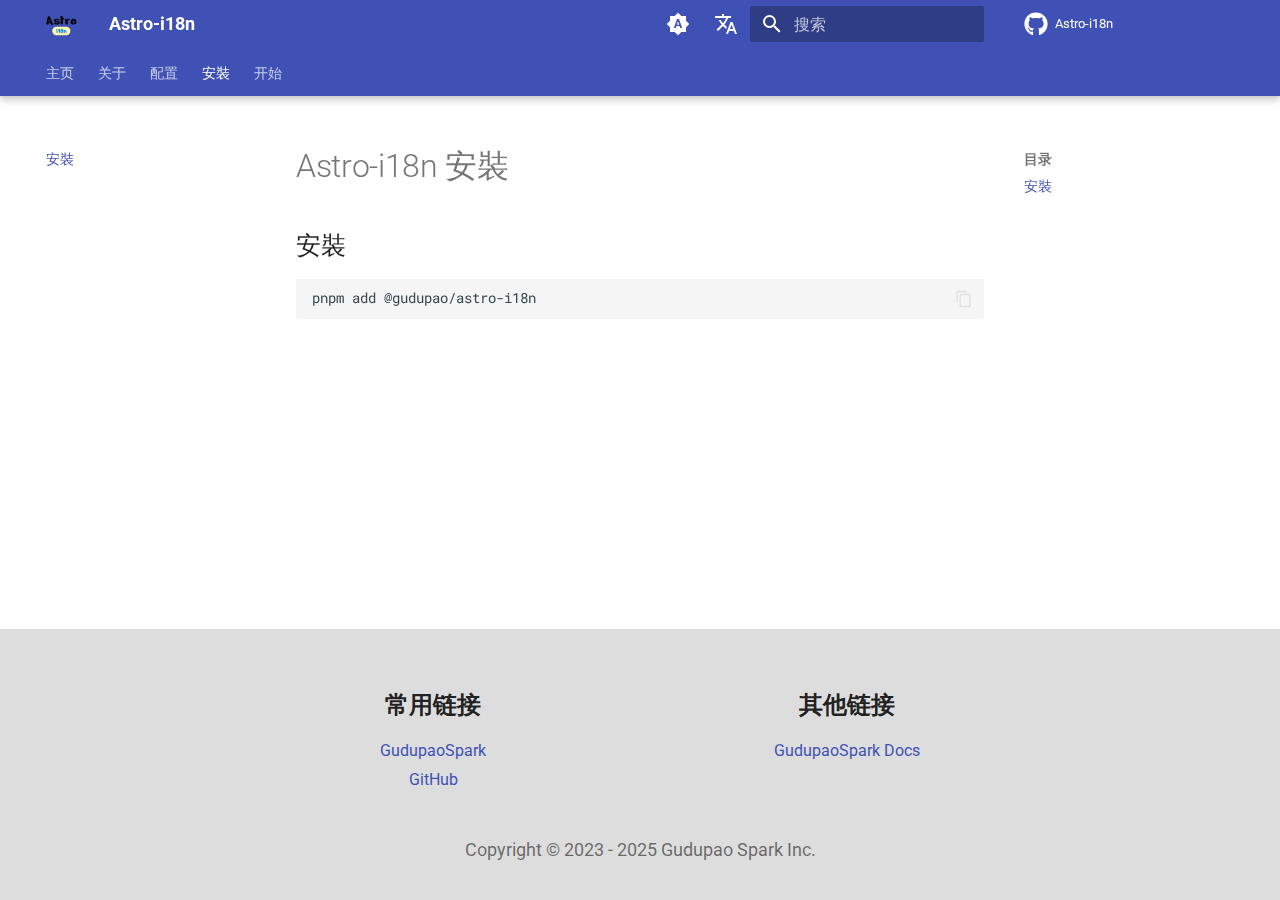
<file: zh/installation/index.html>
<!doctype html>
<html lang="zh" class="no-js">
  <head>
    
      <meta charset="utf-8">
      <meta name="viewport" content="width=device-width,initial-scale=1">
      
        <meta name="description" content="如何安裝 Astro-i18n">
      
      
      
      
        <link rel="prev" href="../configuration/">
      
      
        <link rel="next" href="../start/">
      
      
      <link rel="icon" href="../../image2.svg">
      <meta name="generator" content="mkdocs-1.6.1, mkdocs-material-9.6.18">
    
    
      
        <title>安裝 - Astro-i18n</title>
      
    
    
      <link rel="stylesheet" href="../../assets/stylesheets/main.7e37652d.min.css">
      
        
        <link rel="stylesheet" href="../../assets/stylesheets/palette.06af60db.min.css">
      
      


    
    
      
    
    
      
        
        
        <link rel="preconnect" href="https://fonts.gstatic.com" crossorigin>
        <link rel="stylesheet" href="https://fonts.googleapis.com/css?family=Roboto:300,300i,400,400i,700,700i%7CRoboto+Mono:400,400i,700,700i&display=fallback">
        <style>:root{--md-text-font:"Roboto";--md-code-font:"Roboto Mono"}</style>
      
    
    
      <link rel="stylesheet" href="../../stylesheets/extra.css">
    
    <script>__md_scope=new URL("../..",location),__md_hash=e=>[...e].reduce(((e,_)=>(e<<5)-e+_.charCodeAt(0)),0),__md_get=(e,_=localStorage,t=__md_scope)=>JSON.parse(_.getItem(t.pathname+"."+e)),__md_set=(e,_,t=localStorage,a=__md_scope)=>{try{t.setItem(a.pathname+"."+e,JSON.stringify(_))}catch(e){}}</script>
    
      

    
    
    
  </head>
  
  
    
    
      
    
    
    
    
    <body dir="ltr" data-md-color-scheme="default" data-md-color-primary="indigo" data-md-color-accent="indigo">
  
    
    <input class="md-toggle" data-md-toggle="drawer" type="checkbox" id="__drawer" autocomplete="off">
    <input class="md-toggle" data-md-toggle="search" type="checkbox" id="__search" autocomplete="off">
    <label class="md-overlay" for="__drawer"></label>
    <div data-md-component="skip">
      
        
        <a href="#astro-i18n" class="md-skip">
          跳转至
        </a>
      
    </div>
    <div data-md-component="announce">
      
    </div>
    
    
      

  

<header class="md-header md-header--shadow md-header--lifted" data-md-component="header">
  <nav class="md-header__inner md-grid" aria-label="页眉">
    <a href="../" title="Astro-i18n" class="md-header__button md-logo" aria-label="Astro-i18n" data-md-component="logo">
      
  <img src="../../image2.svg" alt="logo">

    </a>
    <label class="md-header__button md-icon" for="__drawer">
      
      <svg xmlns="http://www.w3.org/2000/svg" viewBox="0 0 24 24"><path d="M3 6h18v2H3zm0 5h18v2H3zm0 5h18v2H3z"/></svg>
    </label>
    <div class="md-header__title" data-md-component="header-title">
      <div class="md-header__ellipsis">
        <div class="md-header__topic">
          <span class="md-ellipsis">
            Astro-i18n
          </span>
        </div>
        <div class="md-header__topic" data-md-component="header-topic">
          <span class="md-ellipsis">
            
              安裝
            
          </span>
        </div>
      </div>
    </div>
    
      
        <form class="md-header__option" data-md-component="palette">
  
    
    
    
    <input class="md-option" data-md-color-media="(prefers-color-scheme)" data-md-color-scheme="default" data-md-color-primary="indigo" data-md-color-accent="indigo"  aria-label="Switch to light mode"  type="radio" name="__palette" id="__palette_0">
    
      <label class="md-header__button md-icon" title="Switch to light mode" for="__palette_1" hidden>
        <svg xmlns="http://www.w3.org/2000/svg" viewBox="0 0 24 24"><path d="m14.3 16-.7-2h-3.2l-.7 2H7.8L11 7h2l3.2 9zM20 8.69V4h-4.69L12 .69 8.69 4H4v4.69L.69 12 4 15.31V20h4.69L12 23.31 15.31 20H20v-4.69L23.31 12zm-9.15 3.96h2.3L12 9z"/></svg>
      </label>
    
  
    
    
    
    <input class="md-option" data-md-color-media="(prefers-color-scheme: light)" data-md-color-scheme="default" data-md-color-primary="indigo" data-md-color-accent="indigo"  aria-label="Switch to dark mode"  type="radio" name="__palette" id="__palette_1">
    
      <label class="md-header__button md-icon" title="Switch to dark mode" for="__palette_2" hidden>
        <svg xmlns="http://www.w3.org/2000/svg" viewBox="0 0 24 24"><path d="M12 8a4 4 0 0 0-4 4 4 4 0 0 0 4 4 4 4 0 0 0 4-4 4 4 0 0 0-4-4m0 10a6 6 0 0 1-6-6 6 6 0 0 1 6-6 6 6 0 0 1 6 6 6 6 0 0 1-6 6m8-9.31V4h-4.69L12 .69 8.69 4H4v4.69L.69 12 4 15.31V20h4.69L12 23.31 15.31 20H20v-4.69L23.31 12z"/></svg>
      </label>
    
  
    
    
    
    <input class="md-option" data-md-color-media="(prefers-color-scheme: dark)" data-md-color-scheme="slate" data-md-color-primary="indigo" data-md-color-accent="indigo"  aria-label="Switch to system preference"  type="radio" name="__palette" id="__palette_2">
    
      <label class="md-header__button md-icon" title="Switch to system preference" for="__palette_0" hidden>
        <svg xmlns="http://www.w3.org/2000/svg" viewBox="0 0 24 24"><path d="M12 18c-.89 0-1.74-.2-2.5-.55C11.56 16.5 13 14.42 13 12s-1.44-4.5-3.5-5.45C10.26 6.2 11.11 6 12 6a6 6 0 0 1 6 6 6 6 0 0 1-6 6m8-9.31V4h-4.69L12 .69 8.69 4H4v4.69L.69 12 4 15.31V20h4.69L12 23.31 15.31 20H20v-4.69L23.31 12z"/></svg>
      </label>
    
  
</form>
      
    
    
      <script>var palette=__md_get("__palette");if(palette&&palette.color){if("(prefers-color-scheme)"===palette.color.media){var media=matchMedia("(prefers-color-scheme: light)"),input=document.querySelector(media.matches?"[data-md-color-media='(prefers-color-scheme: light)']":"[data-md-color-media='(prefers-color-scheme: dark)']");palette.color.media=input.getAttribute("data-md-color-media"),palette.color.scheme=input.getAttribute("data-md-color-scheme"),palette.color.primary=input.getAttribute("data-md-color-primary"),palette.color.accent=input.getAttribute("data-md-color-accent")}for(var[key,value]of Object.entries(palette.color))document.body.setAttribute("data-md-color-"+key,value)}</script>
    
    
      <div class="md-header__option">
  <div class="md-select">
    
    <button class="md-header__button md-icon" aria-label="选择当前语言">
      <svg xmlns="http://www.w3.org/2000/svg" viewBox="0 0 24 24"><path d="m12.87 15.07-2.54-2.51.03-.03A17.5 17.5 0 0 0 14.07 6H17V4h-7V2H8v2H1v2h11.17C11.5 7.92 10.44 9.75 9 11.35 8.07 10.32 7.3 9.19 6.69 8h-2c.73 1.63 1.73 3.17 2.98 4.56l-5.09 5.02L4 19l5-5 3.11 3.11zM18.5 10h-2L12 22h2l1.12-3h4.75L21 22h2zm-2.62 7 1.62-4.33L19.12 17z"/></svg>
    </button>
    <div class="md-select__inner">
      <ul class="md-select__list">
        
          <li class="md-select__item">
            <a href="../../installation/" hreflang="en" class="md-select__link">
              English
            </a>
          </li>
        
          <li class="md-select__item">
            <a href="./" hreflang="zh" class="md-select__link">
              简体中文
            </a>
          </li>
        
      </ul>
    </div>
  </div>
</div>
    
    
      
      
        <label class="md-header__button md-icon" for="__search">
          
          <svg xmlns="http://www.w3.org/2000/svg" viewBox="0 0 24 24"><path d="M9.5 3A6.5 6.5 0 0 1 16 9.5c0 1.61-.59 3.09-1.56 4.23l.27.27h.79l5 5-1.5 1.5-5-5v-.79l-.27-.27A6.52 6.52 0 0 1 9.5 16 6.5 6.5 0 0 1 3 9.5 6.5 6.5 0 0 1 9.5 3m0 2C7 5 5 7 5 9.5S7 14 9.5 14 14 12 14 9.5 12 5 9.5 5"/></svg>
        </label>
        <div class="md-search" data-md-component="search" role="dialog">
  <label class="md-search__overlay" for="__search"></label>
  <div class="md-search__inner" role="search">
    <form class="md-search__form" name="search">
      <input type="text" class="md-search__input" name="query" aria-label="搜索" placeholder="搜索" autocapitalize="off" autocorrect="off" autocomplete="off" spellcheck="false" data-md-component="search-query" required>
      <label class="md-search__icon md-icon" for="__search">
        
        <svg xmlns="http://www.w3.org/2000/svg" viewBox="0 0 24 24"><path d="M9.5 3A6.5 6.5 0 0 1 16 9.5c0 1.61-.59 3.09-1.56 4.23l.27.27h.79l5 5-1.5 1.5-5-5v-.79l-.27-.27A6.52 6.52 0 0 1 9.5 16 6.5 6.5 0 0 1 3 9.5 6.5 6.5 0 0 1 9.5 3m0 2C7 5 5 7 5 9.5S7 14 9.5 14 14 12 14 9.5 12 5 9.5 5"/></svg>
        
        <svg xmlns="http://www.w3.org/2000/svg" viewBox="0 0 24 24"><path d="M20 11v2H8l5.5 5.5-1.42 1.42L4.16 12l7.92-7.92L13.5 5.5 8 11z"/></svg>
      </label>
      <nav class="md-search__options" aria-label="查找">
        
        <button type="reset" class="md-search__icon md-icon" title="清空当前内容" aria-label="清空当前内容" tabindex="-1">
          
          <svg xmlns="http://www.w3.org/2000/svg" viewBox="0 0 24 24"><path d="M19 6.41 17.59 5 12 10.59 6.41 5 5 6.41 10.59 12 5 17.59 6.41 19 12 13.41 17.59 19 19 17.59 13.41 12z"/></svg>
        </button>
      </nav>
      
    </form>
    <div class="md-search__output">
      <div class="md-search__scrollwrap" tabindex="0" data-md-scrollfix>
        <div class="md-search-result" data-md-component="search-result">
          <div class="md-search-result__meta">
            正在初始化搜索引擎
          </div>
          <ol class="md-search-result__list" role="presentation"></ol>
        </div>
      </div>
    </div>
  </div>
</div>
      
    
    
      <div class="md-header__source">
        <a href="https://github.com/GudupaoSpark/Astro-i18n" title="前往仓库" class="md-source" data-md-component="source">
  <div class="md-source__icon md-icon">
    
    <svg xmlns="http://www.w3.org/2000/svg" viewBox="0 0 512 512"><!--! Font Awesome Free 7.0.0 by @fontawesome - https://fontawesome.com License - https://fontawesome.com/license/free (Icons: CC BY 4.0, Fonts: SIL OFL 1.1, Code: MIT License) Copyright 2025 Fonticons, Inc.--><path fill="currentColor" d="M173.9 397.4c0 2-2.3 3.6-5.2 3.6-3.3.3-5.6-1.3-5.6-3.6 0-2 2.3-3.6 5.2-3.6 3-.3 5.6 1.3 5.6 3.6m-31.1-4.5c-.7 2 1.3 4.3 4.3 4.9 2.6 1 5.6 0 6.2-2s-1.3-4.3-4.3-5.2c-2.6-.7-5.5.3-6.2 2.3m44.2-1.7c-2.9.7-4.9 2.6-4.6 4.9.3 2 2.9 3.3 5.9 2.6 2.9-.7 4.9-2.6 4.6-4.6-.3-1.9-3-3.2-5.9-2.9M252.8 8C114.1 8 8 113.3 8 252c0 110.9 69.8 205.8 169.5 239.2 12.8 2.3 17.3-5.6 17.3-12.1 0-6.2-.3-40.4-.3-61.4 0 0-70 15-84.7-29.8 0 0-11.4-29.1-27.8-36.6 0 0-22.9-15.7 1.6-15.4 0 0 24.9 2 38.6 25.8 21.9 38.6 58.6 27.5 72.9 20.9 2.3-16 8.8-27.1 16-33.7-55.9-6.2-112.3-14.3-112.3-110.5 0-27.5 7.6-41.3 23.6-58.9-2.6-6.5-11.1-33.3 2.6-67.9 20.9-6.5 69 27 69 27 20-5.6 41.5-8.5 62.8-8.5s42.8 2.9 62.8 8.5c0 0 48.1-33.6 69-27 13.7 34.7 5.2 61.4 2.6 67.9 16 17.7 25.8 31.5 25.8 58.9 0 96.5-58.9 104.2-114.8 110.5 9.2 7.9 17 22.9 17 46.4 0 33.7-.3 75.4-.3 83.6 0 6.5 4.6 14.4 17.3 12.1C436.2 457.8 504 362.9 504 252 504 113.3 391.5 8 252.8 8M105.2 352.9c-1.3 1-1 3.3.7 5.2 1.6 1.6 3.9 2.3 5.2 1 1.3-1 1-3.3-.7-5.2-1.6-1.6-3.9-2.3-5.2-1m-10.8-8.1c-.7 1.3.3 2.9 2.3 3.9 1.6 1 3.6.7 4.3-.7.7-1.3-.3-2.9-2.3-3.9-2-.6-3.6-.3-4.3.7m32.4 35.6c-1.6 1.3-1 4.3 1.3 6.2 2.3 2.3 5.2 2.6 6.5 1 1.3-1.3.7-4.3-1.3-6.2-2.2-2.3-5.2-2.6-6.5-1m-11.4-14.7c-1.6 1-1.6 3.6 0 5.9s4.3 3.3 5.6 2.3c1.6-1.3 1.6-3.9 0-6.2-1.4-2.3-4-3.3-5.6-2"/></svg>
  </div>
  <div class="md-source__repository">
    Astro-i18n
  </div>
</a>
      </div>
    
  </nav>
  
    
      
<nav class="md-tabs" aria-label="标签" data-md-component="tabs">
  <div class="md-grid">
    <ul class="md-tabs__list">
      
        
  
  
  
  
    <li class="md-tabs__item">
      <a href="../" class="md-tabs__link">
        
  
  
    
  
  主页

      </a>
    </li>
  

      
        
  
  
  
  
    <li class="md-tabs__item">
      <a href="../about/" class="md-tabs__link">
        
  
  
    
  
  关于

      </a>
    </li>
  

      
        
  
  
  
  
    <li class="md-tabs__item">
      <a href="../configuration/" class="md-tabs__link">
        
  
  
    
  
  配置

      </a>
    </li>
  

      
        
  
  
  
    
  
  
    <li class="md-tabs__item md-tabs__item--active">
      <a href="./" class="md-tabs__link">
        
  
  
    
  
  安裝

      </a>
    </li>
  

      
        
  
  
  
  
    <li class="md-tabs__item">
      <a href="../start/" class="md-tabs__link">
        
  
  
    
  
  开始

      </a>
    </li>
  

      
    </ul>
  </div>
</nav>
    
  
</header>
    
    <div class="md-container" data-md-component="container">
      
      
        
      
      <main class="md-main" data-md-component="main">
        <div class="md-main__inner md-grid">
          
            
              
              <div class="md-sidebar md-sidebar--primary" data-md-component="sidebar" data-md-type="navigation" >
                <div class="md-sidebar__scrollwrap">
                  <div class="md-sidebar__inner">
                    


  


<nav class="md-nav md-nav--primary md-nav--lifted" aria-label="导航栏" data-md-level="0">
  <label class="md-nav__title" for="__drawer">
    <a href="../" title="Astro-i18n" class="md-nav__button md-logo" aria-label="Astro-i18n" data-md-component="logo">
      
  <img src="../../image2.svg" alt="logo">

    </a>
    Astro-i18n
  </label>
  
    <div class="md-nav__source">
      <a href="https://github.com/GudupaoSpark/Astro-i18n" title="前往仓库" class="md-source" data-md-component="source">
  <div class="md-source__icon md-icon">
    
    <svg xmlns="http://www.w3.org/2000/svg" viewBox="0 0 512 512"><!--! Font Awesome Free 7.0.0 by @fontawesome - https://fontawesome.com License - https://fontawesome.com/license/free (Icons: CC BY 4.0, Fonts: SIL OFL 1.1, Code: MIT License) Copyright 2025 Fonticons, Inc.--><path fill="currentColor" d="M173.9 397.4c0 2-2.3 3.6-5.2 3.6-3.3.3-5.6-1.3-5.6-3.6 0-2 2.3-3.6 5.2-3.6 3-.3 5.6 1.3 5.6 3.6m-31.1-4.5c-.7 2 1.3 4.3 4.3 4.9 2.6 1 5.6 0 6.2-2s-1.3-4.3-4.3-5.2c-2.6-.7-5.5.3-6.2 2.3m44.2-1.7c-2.9.7-4.9 2.6-4.6 4.9.3 2 2.9 3.3 5.9 2.6 2.9-.7 4.9-2.6 4.6-4.6-.3-1.9-3-3.2-5.9-2.9M252.8 8C114.1 8 8 113.3 8 252c0 110.9 69.8 205.8 169.5 239.2 12.8 2.3 17.3-5.6 17.3-12.1 0-6.2-.3-40.4-.3-61.4 0 0-70 15-84.7-29.8 0 0-11.4-29.1-27.8-36.6 0 0-22.9-15.7 1.6-15.4 0 0 24.9 2 38.6 25.8 21.9 38.6 58.6 27.5 72.9 20.9 2.3-16 8.8-27.1 16-33.7-55.9-6.2-112.3-14.3-112.3-110.5 0-27.5 7.6-41.3 23.6-58.9-2.6-6.5-11.1-33.3 2.6-67.9 20.9-6.5 69 27 69 27 20-5.6 41.5-8.5 62.8-8.5s42.8 2.9 62.8 8.5c0 0 48.1-33.6 69-27 13.7 34.7 5.2 61.4 2.6 67.9 16 17.7 25.8 31.5 25.8 58.9 0 96.5-58.9 104.2-114.8 110.5 9.2 7.9 17 22.9 17 46.4 0 33.7-.3 75.4-.3 83.6 0 6.5 4.6 14.4 17.3 12.1C436.2 457.8 504 362.9 504 252 504 113.3 391.5 8 252.8 8M105.2 352.9c-1.3 1-1 3.3.7 5.2 1.6 1.6 3.9 2.3 5.2 1 1.3-1 1-3.3-.7-5.2-1.6-1.6-3.9-2.3-5.2-1m-10.8-8.1c-.7 1.3.3 2.9 2.3 3.9 1.6 1 3.6.7 4.3-.7.7-1.3-.3-2.9-2.3-3.9-2-.6-3.6-.3-4.3.7m32.4 35.6c-1.6 1.3-1 4.3 1.3 6.2 2.3 2.3 5.2 2.6 6.5 1 1.3-1.3.7-4.3-1.3-6.2-2.2-2.3-5.2-2.6-6.5-1m-11.4-14.7c-1.6 1-1.6 3.6 0 5.9s4.3 3.3 5.6 2.3c1.6-1.3 1.6-3.9 0-6.2-1.4-2.3-4-3.3-5.6-2"/></svg>
  </div>
  <div class="md-source__repository">
    Astro-i18n
  </div>
</a>
    </div>
  
  <ul class="md-nav__list" data-md-scrollfix>
    
      
      
  
  
  
  
    <li class="md-nav__item">
      <a href="../" class="md-nav__link">
        
  
  
  <span class="md-ellipsis">
    主页
    
  </span>
  

      </a>
    </li>
  

    
      
      
  
  
  
  
    <li class="md-nav__item">
      <a href="../about/" class="md-nav__link">
        
  
  
  <span class="md-ellipsis">
    关于
    
  </span>
  

      </a>
    </li>
  

    
      
      
  
  
  
  
    <li class="md-nav__item">
      <a href="../configuration/" class="md-nav__link">
        
  
  
  <span class="md-ellipsis">
    配置
    
  </span>
  

      </a>
    </li>
  

    
      
      
  
  
    
  
  
  
    <li class="md-nav__item md-nav__item--active">
      
      <input class="md-nav__toggle md-toggle" type="checkbox" id="__toc">
      
      
        
      
      
        <label class="md-nav__link md-nav__link--active" for="__toc">
          
  
  
  <span class="md-ellipsis">
    安裝
    
  </span>
  

          <span class="md-nav__icon md-icon"></span>
        </label>
      
      <a href="./" class="md-nav__link md-nav__link--active">
        
  
  
  <span class="md-ellipsis">
    安裝
    
  </span>
  

      </a>
      
        

<nav class="md-nav md-nav--secondary" aria-label="目录">
  
  
  
    
  
  
    <label class="md-nav__title" for="__toc">
      <span class="md-nav__icon md-icon"></span>
      目录
    </label>
    <ul class="md-nav__list" data-md-component="toc" data-md-scrollfix>
      
        <li class="md-nav__item">
  <a href="#_1" class="md-nav__link">
    <span class="md-ellipsis">
      安裝
    </span>
  </a>
  
</li>
      
    </ul>
  
</nav>
      
    </li>
  

    
      
      
  
  
  
  
    <li class="md-nav__item">
      <a href="../start/" class="md-nav__link">
        
  
  
  <span class="md-ellipsis">
    开始
    
  </span>
  

      </a>
    </li>
  

    
  </ul>
</nav>
                  </div>
                </div>
              </div>
            
            
              
              <div class="md-sidebar md-sidebar--secondary" data-md-component="sidebar" data-md-type="toc" >
                <div class="md-sidebar__scrollwrap">
                  <div class="md-sidebar__inner">
                    

<nav class="md-nav md-nav--secondary" aria-label="目录">
  
  
  
    
  
  
    <label class="md-nav__title" for="__toc">
      <span class="md-nav__icon md-icon"></span>
      目录
    </label>
    <ul class="md-nav__list" data-md-component="toc" data-md-scrollfix>
      
        <li class="md-nav__item">
  <a href="#_1" class="md-nav__link">
    <span class="md-ellipsis">
      安裝
    </span>
  </a>
  
</li>
      
    </ul>
  
</nav>
                  </div>
                </div>
              </div>
            
          
          
            <div class="md-content" data-md-component="content">
              <article class="md-content__inner md-typeset">
                

                  


  
  


<h1 id="astro-i18n">Astro-i18n 安裝</h1>
<h2 id="_1">安裝</h2>
<div class="language-text highlight"><pre><span></span><code><span id="__span-0-1"><a id="__codelineno-0-1" name="__codelineno-0-1" href="#__codelineno-0-1"></a>pnpm add @gudupao/astro-i18n
</span></code></pre></div>







  
  






                

              </article>
            </div>
          
          
<script>var target=document.getElementById(location.hash.slice(1));target&&target.name&&(target.checked=target.name.startsWith("__tabbed_"))</script>
        </div>
        
      </main>
      
<style>
.footer-container {
    text-align: center;
    padding: 2rem 1rem;
    position: relative;
    margin-top: 3rem;
    background-color: var(--footer-bg);
}
.footer-container::before {
    content: "";
    position: absolute;
    top: 0;
    left: 0;
    right: 0;
    bottom: 0;

    z-index: -1;
}
.footer-container::after {
    content: "";
    position: absolute;
    top: 0;
    left: 0;
    right: 0;
    bottom: 0;
    mix-blend-mode: multiply;
    z-index: -1;
}
.footer-links-container {
    display: flex;
    flex-direction: row;
    flex-wrap: nowrap;
    justify-content: space-around;
    margin-bottom: 1.5rem;
}
.footer-links-group {
    display: inline-block;
    vertical-align: top;
    width: 30%;
    min-width: 200px;
    margin: 0 1rem;
}
.footer-links-group h3 {
    margin: 1rem 0;
    color: var(--md-default-fg-color);
    font-size: 1.2rem;
}
.footer-links {
    list-style: none;
    padding: 0;
    margin: 0.5rem 0;
}
.footer-links li {
    margin: 0.5rem 0;
}
.footer-links a {
    color: var(--md-typeset-a-color);
    text-decoration: none;
    transition: color 0.2s;
    font-size: 0.8rem;
}
.footer-links a:hover {
    color: var(--md-accent-fg-color);
}
.footer-copyright {
    margin-top: 2rem;
    color: var(--md-default-fg-color--light);
    font-size: 0.9rem;
}
@media (max-width: 768px) {
    .footer-links-group {
        grid-template-columns: 1fr;
    }
}
</style>
<footer>
    <div class="footer-container">
        
        
        
        
            <div class="footer-links-group">
                <h3>常用链接</h3>
                <ul class="footer-links">
                    
                        <li><a href="https://gudupao.top" target="_blank">GudupaoSpark</a></li>
                    
                        <li><a href="https://github.com/GudupaoSpark" target="_blank">GitHub</a></li>
                    
                </ul>
            </div>
        
        
            <div class="footer-links-group">
                <h3>其他链接</h3>
                <ul class="footer-links">
                    
                        <li><a href="https://docs.gudupao.top" target="_blank">GudupaoSpark Docs</a></li>
                    
                </ul>
            </div>
        
        <div class="footer-copyright">Copyright &copy; 2023 - 2025 Gudupao Spark Inc.</div>
    </div>
</footer>

    </div>
    <div class="md-dialog" data-md-component="dialog">
      <div class="md-dialog__inner md-typeset"></div>
    </div>
    
    
    
      
      <script id="__config" type="application/json">{"base": "../..", "features": ["navigation.tabs", "navigation.tabs.sticky", "content.code.copy"], "search": "../../assets/javascripts/workers/search.973d3a69.min.js", "tags": null, "translations": {"clipboard.copied": "\u5df2\u590d\u5236", "clipboard.copy": "\u590d\u5236", "search.result.more.one": "\u5728\u8be5\u9875\u4e0a\u8fd8\u6709 1 \u4e2a\u7b26\u5408\u6761\u4ef6\u7684\u7ed3\u679c", "search.result.more.other": "\u5728\u8be5\u9875\u4e0a\u8fd8\u6709 # \u4e2a\u7b26\u5408\u6761\u4ef6\u7684\u7ed3\u679c", "search.result.none": "\u6ca1\u6709\u627e\u5230\u7b26\u5408\u6761\u4ef6\u7684\u7ed3\u679c", "search.result.one": "\u627e\u5230 1 \u4e2a\u7b26\u5408\u6761\u4ef6\u7684\u7ed3\u679c", "search.result.other": "# \u4e2a\u7b26\u5408\u6761\u4ef6\u7684\u7ed3\u679c", "search.result.placeholder": "\u952e\u5165\u4ee5\u5f00\u59cb\u641c\u7d22", "search.result.term.missing": "\u7f3a\u5c11", "select.version": "\u9009\u62e9\u5f53\u524d\u7248\u672c"}, "version": null}</script>
    
    
      <script src="../../assets/javascripts/bundle.92b07e13.min.js"></script>
      
    
  </body>
</html>
</file>
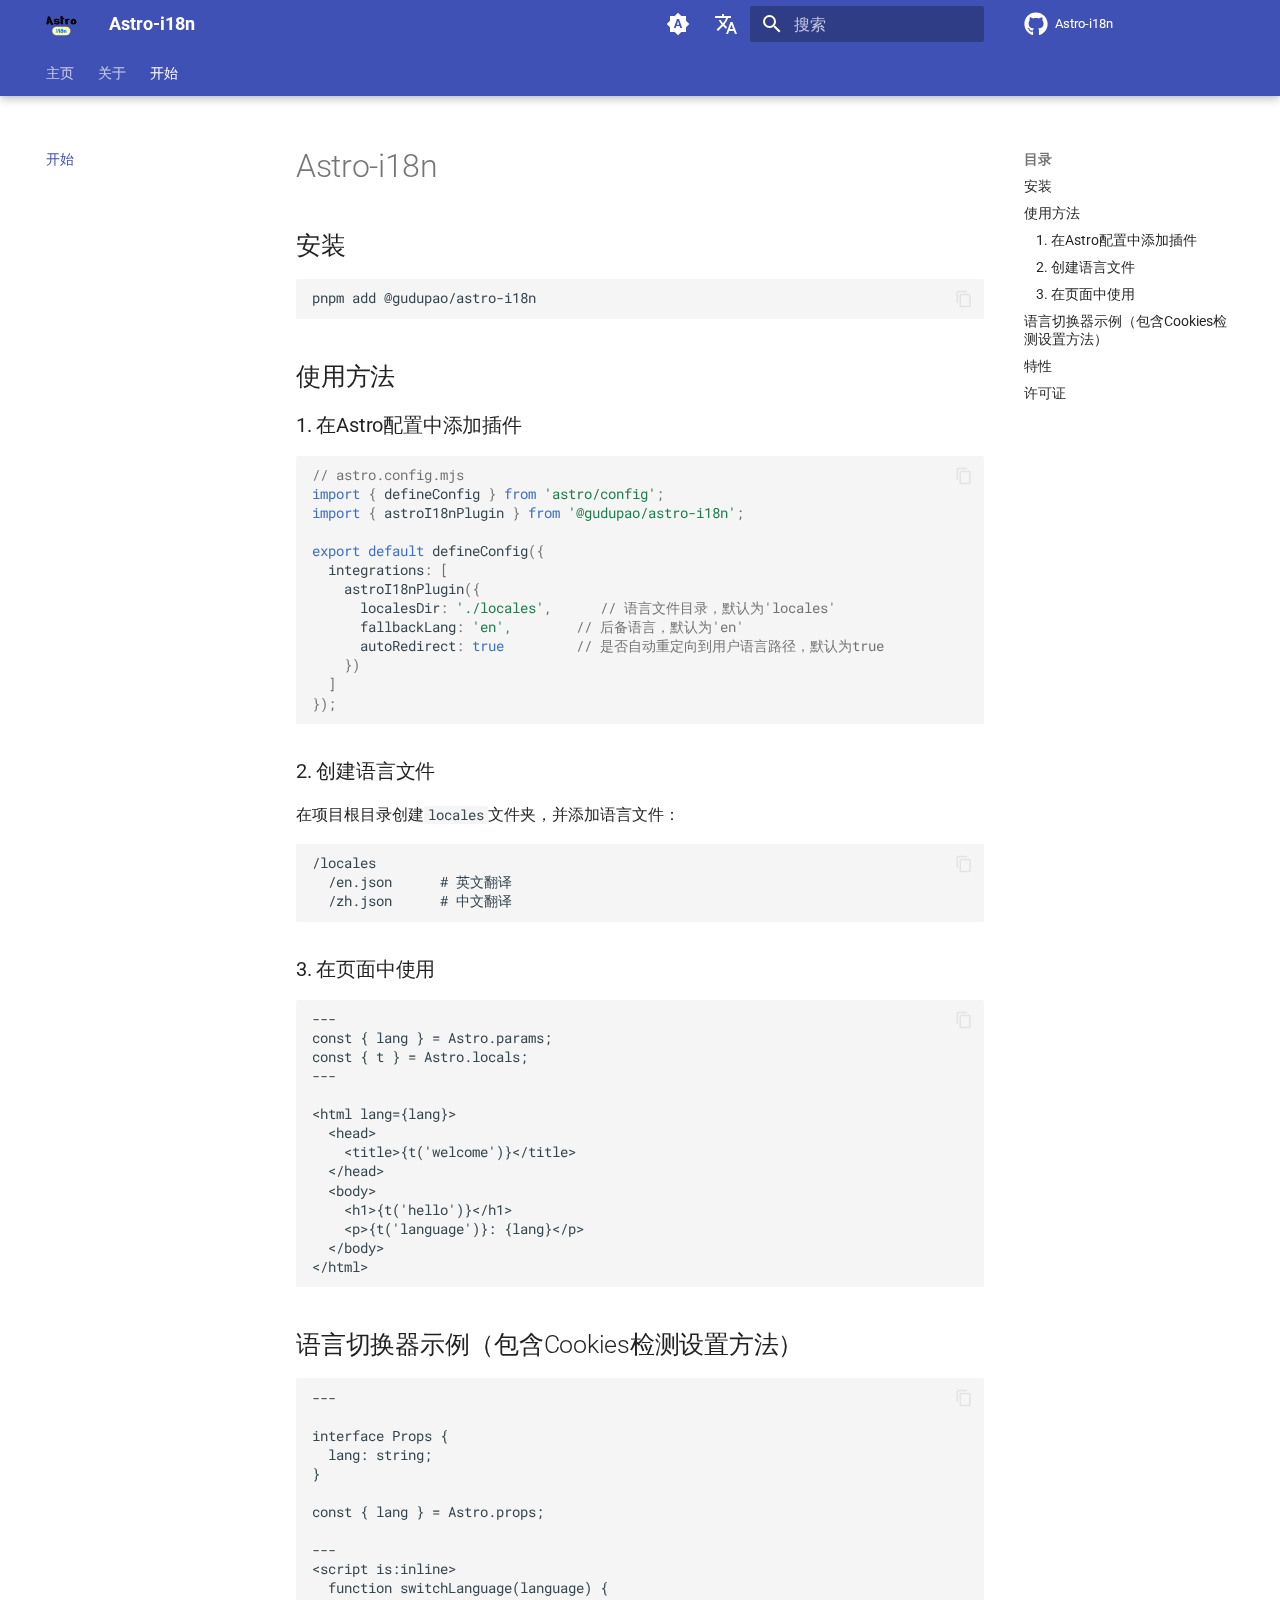
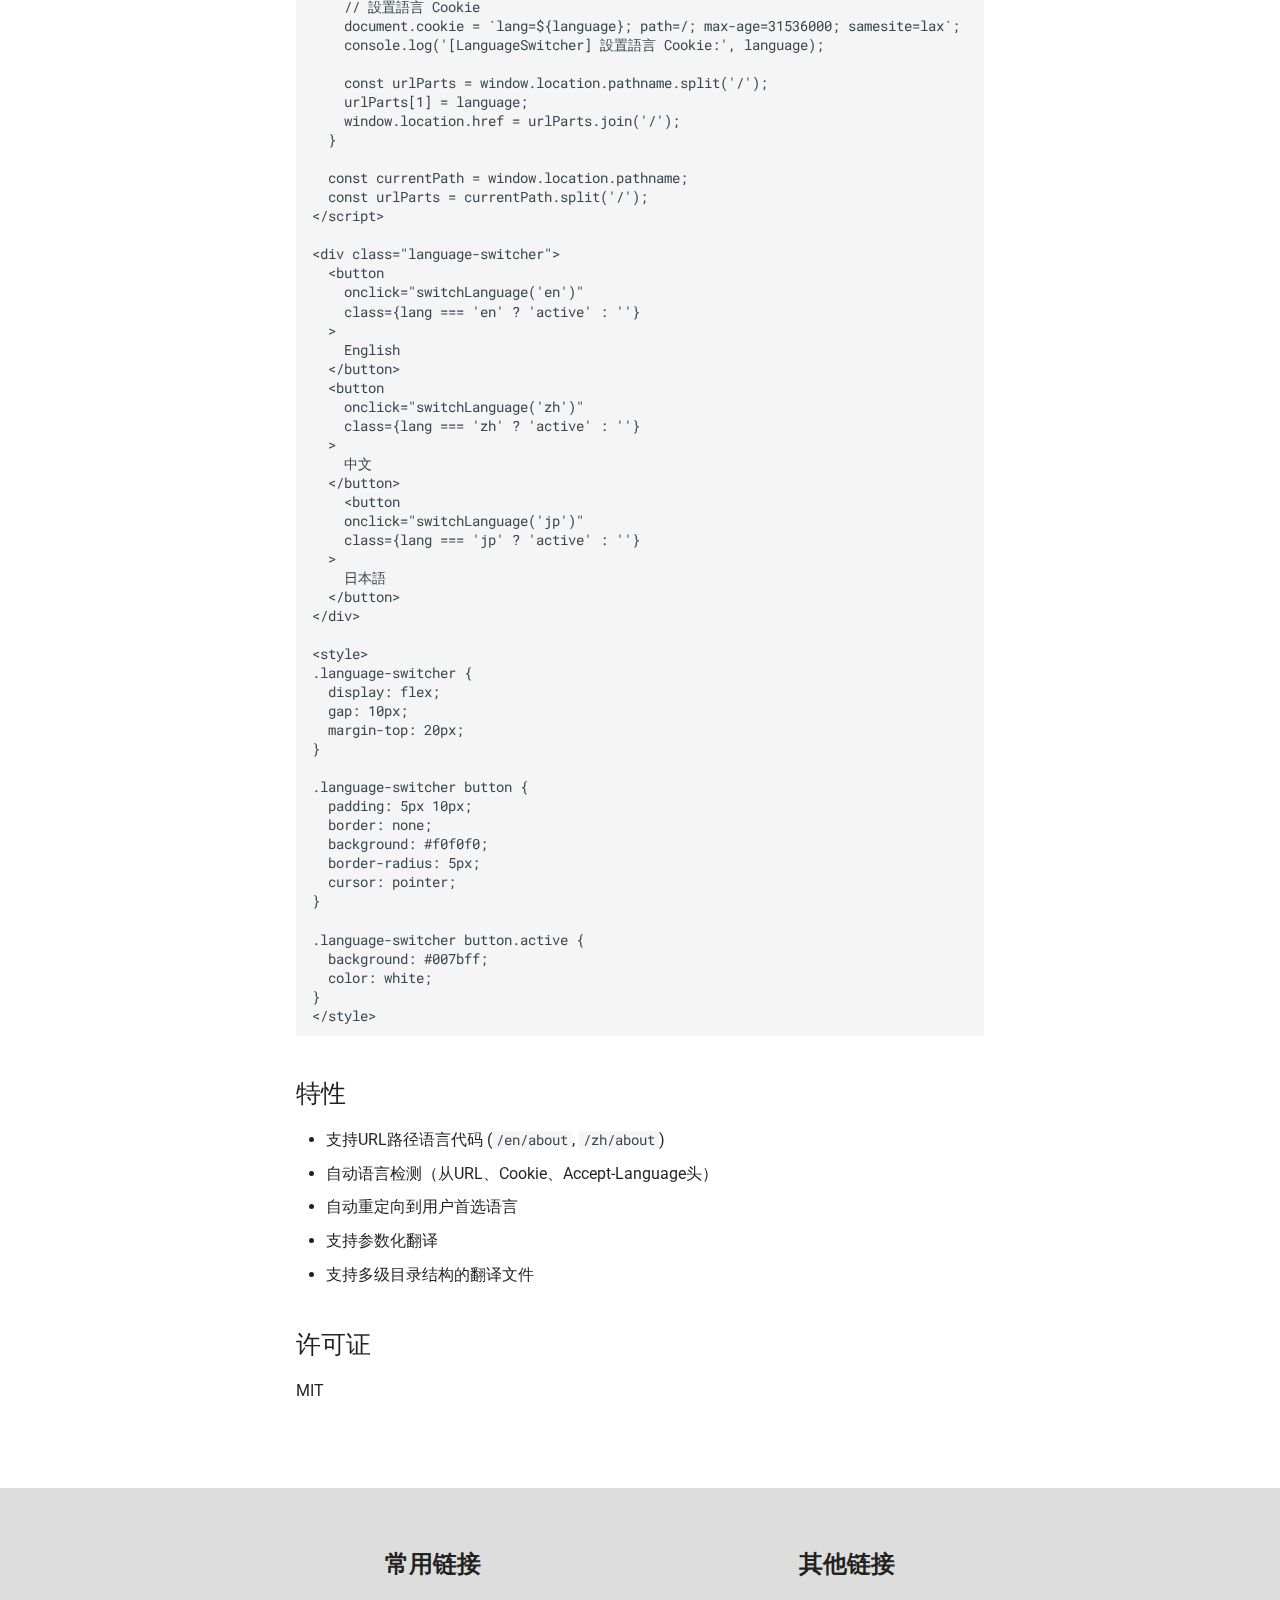
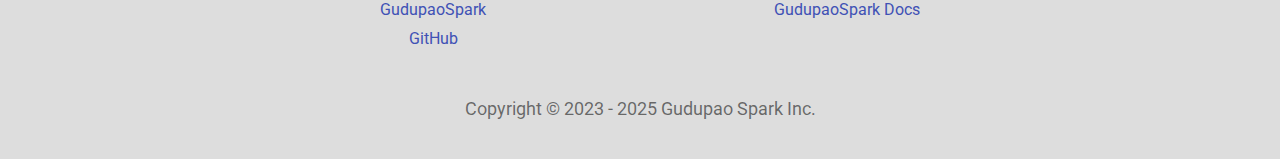
<file: zh/start/index.html>
<!doctype html>
<html lang="zh" class="no-js">
  <head>
    
      <meta charset="utf-8">
      <meta name="viewport" content="width=device-width,initial-scale=1">
      
        <meta name="description" content="快速开始">
      
      
      
      
        <link rel="prev" href="../about/">
      
      
      
      <link rel="icon" href="../../image2.svg">
      <meta name="generator" content="mkdocs-1.6.1, mkdocs-material-9.6.15">
    
    
      
        <title>开始 - Astro-i18n</title>
      
    
    
      <link rel="stylesheet" href="../../assets/stylesheets/main.342714a4.min.css">
      
        
        <link rel="stylesheet" href="../../assets/stylesheets/palette.06af60db.min.css">
      
      


    
    
      
    
    
      
        
        
        <link rel="preconnect" href="https://fonts.gstatic.com" crossorigin>
        <link rel="stylesheet" href="https://fonts.googleapis.com/css?family=Roboto:300,300i,400,400i,700,700i%7CRoboto+Mono:400,400i,700,700i&display=fallback">
        <style>:root{--md-text-font:"Roboto";--md-code-font:"Roboto Mono"}</style>
      
    
    
      <link rel="stylesheet" href="../../stylesheets/extra.css">
    
    <script>__md_scope=new URL("../..",location),__md_hash=e=>[...e].reduce(((e,_)=>(e<<5)-e+_.charCodeAt(0)),0),__md_get=(e,_=localStorage,t=__md_scope)=>JSON.parse(_.getItem(t.pathname+"."+e)),__md_set=(e,_,t=localStorage,a=__md_scope)=>{try{t.setItem(a.pathname+"."+e,JSON.stringify(_))}catch(e){}}</script>
    
      

    
    
    
  </head>
  
  
    
    
      
    
    
    
    
    <body dir="ltr" data-md-color-scheme="default" data-md-color-primary="indigo" data-md-color-accent="indigo">
  
    
    <input class="md-toggle" data-md-toggle="drawer" type="checkbox" id="__drawer" autocomplete="off">
    <input class="md-toggle" data-md-toggle="search" type="checkbox" id="__search" autocomplete="off">
    <label class="md-overlay" for="__drawer"></label>
    <div data-md-component="skip">
      
        
        <a href="#astro-i18n" class="md-skip">
          跳转至
        </a>
      
    </div>
    <div data-md-component="announce">
      
    </div>
    
    
      

  

<header class="md-header md-header--shadow md-header--lifted" data-md-component="header">
  <nav class="md-header__inner md-grid" aria-label="页眉">
    <a href="../" title="Astro-i18n" class="md-header__button md-logo" aria-label="Astro-i18n" data-md-component="logo">
      
  <img src="../../image2.svg" alt="logo">

    </a>
    <label class="md-header__button md-icon" for="__drawer">
      
      <svg xmlns="http://www.w3.org/2000/svg" viewBox="0 0 24 24"><path d="M3 6h18v2H3zm0 5h18v2H3zm0 5h18v2H3z"/></svg>
    </label>
    <div class="md-header__title" data-md-component="header-title">
      <div class="md-header__ellipsis">
        <div class="md-header__topic">
          <span class="md-ellipsis">
            Astro-i18n
          </span>
        </div>
        <div class="md-header__topic" data-md-component="header-topic">
          <span class="md-ellipsis">
            
              开始
            
          </span>
        </div>
      </div>
    </div>
    
      
        <form class="md-header__option" data-md-component="palette">
  
    
    
    
    <input class="md-option" data-md-color-media="(prefers-color-scheme)" data-md-color-scheme="default" data-md-color-primary="indigo" data-md-color-accent="indigo"  aria-label="Switch to light mode"  type="radio" name="__palette" id="__palette_0">
    
      <label class="md-header__button md-icon" title="Switch to light mode" for="__palette_1" hidden>
        <svg xmlns="http://www.w3.org/2000/svg" viewBox="0 0 24 24"><path d="m14.3 16-.7-2h-3.2l-.7 2H7.8L11 7h2l3.2 9zM20 8.69V4h-4.69L12 .69 8.69 4H4v4.69L.69 12 4 15.31V20h4.69L12 23.31 15.31 20H20v-4.69L23.31 12zm-9.15 3.96h2.3L12 9z"/></svg>
      </label>
    
  
    
    
    
    <input class="md-option" data-md-color-media="(prefers-color-scheme: light)" data-md-color-scheme="default" data-md-color-primary="indigo" data-md-color-accent="indigo"  aria-label="Switch to dark mode"  type="radio" name="__palette" id="__palette_1">
    
      <label class="md-header__button md-icon" title="Switch to dark mode" for="__palette_2" hidden>
        <svg xmlns="http://www.w3.org/2000/svg" viewBox="0 0 24 24"><path d="M12 8a4 4 0 0 0-4 4 4 4 0 0 0 4 4 4 4 0 0 0 4-4 4 4 0 0 0-4-4m0 10a6 6 0 0 1-6-6 6 6 0 0 1 6-6 6 6 0 0 1 6 6 6 6 0 0 1-6 6m8-9.31V4h-4.69L12 .69 8.69 4H4v4.69L.69 12 4 15.31V20h4.69L12 23.31 15.31 20H20v-4.69L23.31 12z"/></svg>
      </label>
    
  
    
    
    
    <input class="md-option" data-md-color-media="(prefers-color-scheme: dark)" data-md-color-scheme="slate" data-md-color-primary="indigo" data-md-color-accent="indigo"  aria-label="Switch to system preference"  type="radio" name="__palette" id="__palette_2">
    
      <label class="md-header__button md-icon" title="Switch to system preference" for="__palette_0" hidden>
        <svg xmlns="http://www.w3.org/2000/svg" viewBox="0 0 24 24"><path d="M12 18c-.89 0-1.74-.2-2.5-.55C11.56 16.5 13 14.42 13 12s-1.44-4.5-3.5-5.45C10.26 6.2 11.11 6 12 6a6 6 0 0 1 6 6 6 6 0 0 1-6 6m8-9.31V4h-4.69L12 .69 8.69 4H4v4.69L.69 12 4 15.31V20h4.69L12 23.31 15.31 20H20v-4.69L23.31 12z"/></svg>
      </label>
    
  
</form>
      
    
    
      <script>var palette=__md_get("__palette");if(palette&&palette.color){if("(prefers-color-scheme)"===palette.color.media){var media=matchMedia("(prefers-color-scheme: light)"),input=document.querySelector(media.matches?"[data-md-color-media='(prefers-color-scheme: light)']":"[data-md-color-media='(prefers-color-scheme: dark)']");palette.color.media=input.getAttribute("data-md-color-media"),palette.color.scheme=input.getAttribute("data-md-color-scheme"),palette.color.primary=input.getAttribute("data-md-color-primary"),palette.color.accent=input.getAttribute("data-md-color-accent")}for(var[key,value]of Object.entries(palette.color))document.body.setAttribute("data-md-color-"+key,value)}</script>
    
    
      <div class="md-header__option">
  <div class="md-select">
    
    <button class="md-header__button md-icon" aria-label="选择当前语言">
      <svg xmlns="http://www.w3.org/2000/svg" viewBox="0 0 24 24"><path d="m12.87 15.07-2.54-2.51.03-.03A17.5 17.5 0 0 0 14.07 6H17V4h-7V2H8v2H1v2h11.17C11.5 7.92 10.44 9.75 9 11.35 8.07 10.32 7.3 9.19 6.69 8h-2c.73 1.63 1.73 3.17 2.98 4.56l-5.09 5.02L4 19l5-5 3.11 3.11zM18.5 10h-2L12 22h2l1.12-3h4.75L21 22h2zm-2.62 7 1.62-4.33L19.12 17z"/></svg>
    </button>
    <div class="md-select__inner">
      <ul class="md-select__list">
        
          <li class="md-select__item">
            <a href="../../start/" hreflang="en" class="md-select__link">
              English
            </a>
          </li>
        
          <li class="md-select__item">
            <a href="./" hreflang="zh" class="md-select__link">
              简体中文
            </a>
          </li>
        
      </ul>
    </div>
  </div>
</div>
    
    
      
      
        <label class="md-header__button md-icon" for="__search">
          
          <svg xmlns="http://www.w3.org/2000/svg" viewBox="0 0 24 24"><path d="M9.5 3A6.5 6.5 0 0 1 16 9.5c0 1.61-.59 3.09-1.56 4.23l.27.27h.79l5 5-1.5 1.5-5-5v-.79l-.27-.27A6.52 6.52 0 0 1 9.5 16 6.5 6.5 0 0 1 3 9.5 6.5 6.5 0 0 1 9.5 3m0 2C7 5 5 7 5 9.5S7 14 9.5 14 14 12 14 9.5 12 5 9.5 5"/></svg>
        </label>
        <div class="md-search" data-md-component="search" role="dialog">
  <label class="md-search__overlay" for="__search"></label>
  <div class="md-search__inner" role="search">
    <form class="md-search__form" name="search">
      <input type="text" class="md-search__input" name="query" aria-label="搜索" placeholder="搜索" autocapitalize="off" autocorrect="off" autocomplete="off" spellcheck="false" data-md-component="search-query" required>
      <label class="md-search__icon md-icon" for="__search">
        
        <svg xmlns="http://www.w3.org/2000/svg" viewBox="0 0 24 24"><path d="M9.5 3A6.5 6.5 0 0 1 16 9.5c0 1.61-.59 3.09-1.56 4.23l.27.27h.79l5 5-1.5 1.5-5-5v-.79l-.27-.27A6.52 6.52 0 0 1 9.5 16 6.5 6.5 0 0 1 3 9.5 6.5 6.5 0 0 1 9.5 3m0 2C7 5 5 7 5 9.5S7 14 9.5 14 14 12 14 9.5 12 5 9.5 5"/></svg>
        
        <svg xmlns="http://www.w3.org/2000/svg" viewBox="0 0 24 24"><path d="M20 11v2H8l5.5 5.5-1.42 1.42L4.16 12l7.92-7.92L13.5 5.5 8 11z"/></svg>
      </label>
      <nav class="md-search__options" aria-label="查找">
        
        <button type="reset" class="md-search__icon md-icon" title="清空当前内容" aria-label="清空当前内容" tabindex="-1">
          
          <svg xmlns="http://www.w3.org/2000/svg" viewBox="0 0 24 24"><path d="M19 6.41 17.59 5 12 10.59 6.41 5 5 6.41 10.59 12 5 17.59 6.41 19 12 13.41 17.59 19 19 17.59 13.41 12z"/></svg>
        </button>
      </nav>
      
    </form>
    <div class="md-search__output">
      <div class="md-search__scrollwrap" tabindex="0" data-md-scrollfix>
        <div class="md-search-result" data-md-component="search-result">
          <div class="md-search-result__meta">
            正在初始化搜索引擎
          </div>
          <ol class="md-search-result__list" role="presentation"></ol>
        </div>
      </div>
    </div>
  </div>
</div>
      
    
    
      <div class="md-header__source">
        <a href="https://github.com/GudupaoSpark/Astro-i18n" title="前往仓库" class="md-source" data-md-component="source">
  <div class="md-source__icon md-icon">
    
    <svg xmlns="http://www.w3.org/2000/svg" viewBox="0 0 496 512"><!--! Font Awesome Free 6.7.2 by @fontawesome - https://fontawesome.com License - https://fontawesome.com/license/free (Icons: CC BY 4.0, Fonts: SIL OFL 1.1, Code: MIT License) Copyright 2024 Fonticons, Inc.--><path d="M165.9 397.4c0 2-2.3 3.6-5.2 3.6-3.3.3-5.6-1.3-5.6-3.6 0-2 2.3-3.6 5.2-3.6 3-.3 5.6 1.3 5.6 3.6m-31.1-4.5c-.7 2 1.3 4.3 4.3 4.9 2.6 1 5.6 0 6.2-2s-1.3-4.3-4.3-5.2c-2.6-.7-5.5.3-6.2 2.3m44.2-1.7c-2.9.7-4.9 2.6-4.6 4.9.3 2 2.9 3.3 5.9 2.6 2.9-.7 4.9-2.6 4.6-4.6-.3-1.9-3-3.2-5.9-2.9M244.8 8C106.1 8 0 113.3 0 252c0 110.9 69.8 205.8 169.5 239.2 12.8 2.3 17.3-5.6 17.3-12.1 0-6.2-.3-40.4-.3-61.4 0 0-70 15-84.7-29.8 0 0-11.4-29.1-27.8-36.6 0 0-22.9-15.7 1.6-15.4 0 0 24.9 2 38.6 25.8 21.9 38.6 58.6 27.5 72.9 20.9 2.3-16 8.8-27.1 16-33.7-55.9-6.2-112.3-14.3-112.3-110.5 0-27.5 7.6-41.3 23.6-58.9-2.6-6.5-11.1-33.3 2.6-67.9 20.9-6.5 69 27 69 27 20-5.6 41.5-8.5 62.8-8.5s42.8 2.9 62.8 8.5c0 0 48.1-33.6 69-27 13.7 34.7 5.2 61.4 2.6 67.9 16 17.7 25.8 31.5 25.8 58.9 0 96.5-58.9 104.2-114.8 110.5 9.2 7.9 17 22.9 17 46.4 0 33.7-.3 75.4-.3 83.6 0 6.5 4.6 14.4 17.3 12.1C428.2 457.8 496 362.9 496 252 496 113.3 383.5 8 244.8 8M97.2 352.9c-1.3 1-1 3.3.7 5.2 1.6 1.6 3.9 2.3 5.2 1 1.3-1 1-3.3-.7-5.2-1.6-1.6-3.9-2.3-5.2-1m-10.8-8.1c-.7 1.3.3 2.9 2.3 3.9 1.6 1 3.6.7 4.3-.7.7-1.3-.3-2.9-2.3-3.9-2-.6-3.6-.3-4.3.7m32.4 35.6c-1.6 1.3-1 4.3 1.3 6.2 2.3 2.3 5.2 2.6 6.5 1 1.3-1.3.7-4.3-1.3-6.2-2.2-2.3-5.2-2.6-6.5-1m-11.4-14.7c-1.6 1-1.6 3.6 0 5.9s4.3 3.3 5.6 2.3c1.6-1.3 1.6-3.9 0-6.2-1.4-2.3-4-3.3-5.6-2"/></svg>
  </div>
  <div class="md-source__repository">
    Astro-i18n
  </div>
</a>
      </div>
    
  </nav>
  
    
      
<nav class="md-tabs" aria-label="标签" data-md-component="tabs">
  <div class="md-grid">
    <ul class="md-tabs__list">
      
        
  
  
  
  
    <li class="md-tabs__item">
      <a href="../" class="md-tabs__link">
        
  
  
    
  
  主页

      </a>
    </li>
  

      
        
  
  
  
  
    <li class="md-tabs__item">
      <a href="../about/" class="md-tabs__link">
        
  
  
    
  
  关于

      </a>
    </li>
  

      
        
  
  
  
    
  
  
    <li class="md-tabs__item md-tabs__item--active">
      <a href="./" class="md-tabs__link">
        
  
  
    
  
  开始

      </a>
    </li>
  

      
    </ul>
  </div>
</nav>
    
  
</header>
    
    <div class="md-container" data-md-component="container">
      
      
        
      
      <main class="md-main" data-md-component="main">
        <div class="md-main__inner md-grid">
          
            
              
              <div class="md-sidebar md-sidebar--primary" data-md-component="sidebar" data-md-type="navigation" >
                <div class="md-sidebar__scrollwrap">
                  <div class="md-sidebar__inner">
                    


  


<nav class="md-nav md-nav--primary md-nav--lifted" aria-label="导航栏" data-md-level="0">
  <label class="md-nav__title" for="__drawer">
    <a href="../" title="Astro-i18n" class="md-nav__button md-logo" aria-label="Astro-i18n" data-md-component="logo">
      
  <img src="../../image2.svg" alt="logo">

    </a>
    Astro-i18n
  </label>
  
    <div class="md-nav__source">
      <a href="https://github.com/GudupaoSpark/Astro-i18n" title="前往仓库" class="md-source" data-md-component="source">
  <div class="md-source__icon md-icon">
    
    <svg xmlns="http://www.w3.org/2000/svg" viewBox="0 0 496 512"><!--! Font Awesome Free 6.7.2 by @fontawesome - https://fontawesome.com License - https://fontawesome.com/license/free (Icons: CC BY 4.0, Fonts: SIL OFL 1.1, Code: MIT License) Copyright 2024 Fonticons, Inc.--><path d="M165.9 397.4c0 2-2.3 3.6-5.2 3.6-3.3.3-5.6-1.3-5.6-3.6 0-2 2.3-3.6 5.2-3.6 3-.3 5.6 1.3 5.6 3.6m-31.1-4.5c-.7 2 1.3 4.3 4.3 4.9 2.6 1 5.6 0 6.2-2s-1.3-4.3-4.3-5.2c-2.6-.7-5.5.3-6.2 2.3m44.2-1.7c-2.9.7-4.9 2.6-4.6 4.9.3 2 2.9 3.3 5.9 2.6 2.9-.7 4.9-2.6 4.6-4.6-.3-1.9-3-3.2-5.9-2.9M244.8 8C106.1 8 0 113.3 0 252c0 110.9 69.8 205.8 169.5 239.2 12.8 2.3 17.3-5.6 17.3-12.1 0-6.2-.3-40.4-.3-61.4 0 0-70 15-84.7-29.8 0 0-11.4-29.1-27.8-36.6 0 0-22.9-15.7 1.6-15.4 0 0 24.9 2 38.6 25.8 21.9 38.6 58.6 27.5 72.9 20.9 2.3-16 8.8-27.1 16-33.7-55.9-6.2-112.3-14.3-112.3-110.5 0-27.5 7.6-41.3 23.6-58.9-2.6-6.5-11.1-33.3 2.6-67.9 20.9-6.5 69 27 69 27 20-5.6 41.5-8.5 62.8-8.5s42.8 2.9 62.8 8.5c0 0 48.1-33.6 69-27 13.7 34.7 5.2 61.4 2.6 67.9 16 17.7 25.8 31.5 25.8 58.9 0 96.5-58.9 104.2-114.8 110.5 9.2 7.9 17 22.9 17 46.4 0 33.7-.3 75.4-.3 83.6 0 6.5 4.6 14.4 17.3 12.1C428.2 457.8 496 362.9 496 252 496 113.3 383.5 8 244.8 8M97.2 352.9c-1.3 1-1 3.3.7 5.2 1.6 1.6 3.9 2.3 5.2 1 1.3-1 1-3.3-.7-5.2-1.6-1.6-3.9-2.3-5.2-1m-10.8-8.1c-.7 1.3.3 2.9 2.3 3.9 1.6 1 3.6.7 4.3-.7.7-1.3-.3-2.9-2.3-3.9-2-.6-3.6-.3-4.3.7m32.4 35.6c-1.6 1.3-1 4.3 1.3 6.2 2.3 2.3 5.2 2.6 6.5 1 1.3-1.3.7-4.3-1.3-6.2-2.2-2.3-5.2-2.6-6.5-1m-11.4-14.7c-1.6 1-1.6 3.6 0 5.9s4.3 3.3 5.6 2.3c1.6-1.3 1.6-3.9 0-6.2-1.4-2.3-4-3.3-5.6-2"/></svg>
  </div>
  <div class="md-source__repository">
    Astro-i18n
  </div>
</a>
    </div>
  
  <ul class="md-nav__list" data-md-scrollfix>
    
      
      
  
  
  
  
    <li class="md-nav__item">
      <a href="../" class="md-nav__link">
        
  
  
  <span class="md-ellipsis">
    主页
    
  </span>
  

      </a>
    </li>
  

    
      
      
  
  
  
  
    <li class="md-nav__item">
      <a href="../about/" class="md-nav__link">
        
  
  
  <span class="md-ellipsis">
    关于
    
  </span>
  

      </a>
    </li>
  

    
      
      
  
  
    
  
  
  
    <li class="md-nav__item md-nav__item--active">
      
      <input class="md-nav__toggle md-toggle" type="checkbox" id="__toc">
      
      
        
      
      
        <label class="md-nav__link md-nav__link--active" for="__toc">
          
  
  
  <span class="md-ellipsis">
    开始
    
  </span>
  

          <span class="md-nav__icon md-icon"></span>
        </label>
      
      <a href="./" class="md-nav__link md-nav__link--active">
        
  
  
  <span class="md-ellipsis">
    开始
    
  </span>
  

      </a>
      
        

<nav class="md-nav md-nav--secondary" aria-label="目录">
  
  
  
    
  
  
    <label class="md-nav__title" for="__toc">
      <span class="md-nav__icon md-icon"></span>
      目录
    </label>
    <ul class="md-nav__list" data-md-component="toc" data-md-scrollfix>
      
        <li class="md-nav__item">
  <a href="#_1" class="md-nav__link">
    <span class="md-ellipsis">
      安装
    </span>
  </a>
  
</li>
      
        <li class="md-nav__item">
  <a href="#_2" class="md-nav__link">
    <span class="md-ellipsis">
      使用方法
    </span>
  </a>
  
    <nav class="md-nav" aria-label="使用方法">
      <ul class="md-nav__list">
        
          <li class="md-nav__item">
  <a href="#1-astro" class="md-nav__link">
    <span class="md-ellipsis">
      1. 在Astro配置中添加插件
    </span>
  </a>
  
</li>
        
          <li class="md-nav__item">
  <a href="#2" class="md-nav__link">
    <span class="md-ellipsis">
      2. 创建语言文件
    </span>
  </a>
  
</li>
        
          <li class="md-nav__item">
  <a href="#3" class="md-nav__link">
    <span class="md-ellipsis">
      3. 在页面中使用
    </span>
  </a>
  
</li>
        
      </ul>
    </nav>
  
</li>
      
        <li class="md-nav__item">
  <a href="#cookies" class="md-nav__link">
    <span class="md-ellipsis">
      语言切换器示例（包含Cookies检测设置方法）
    </span>
  </a>
  
</li>
      
        <li class="md-nav__item">
  <a href="#_3" class="md-nav__link">
    <span class="md-ellipsis">
      特性
    </span>
  </a>
  
</li>
      
        <li class="md-nav__item">
  <a href="#_4" class="md-nav__link">
    <span class="md-ellipsis">
      许可证
    </span>
  </a>
  
</li>
      
    </ul>
  
</nav>
      
    </li>
  

    
  </ul>
</nav>
                  </div>
                </div>
              </div>
            
            
              
              <div class="md-sidebar md-sidebar--secondary" data-md-component="sidebar" data-md-type="toc" >
                <div class="md-sidebar__scrollwrap">
                  <div class="md-sidebar__inner">
                    

<nav class="md-nav md-nav--secondary" aria-label="目录">
  
  
  
    
  
  
    <label class="md-nav__title" for="__toc">
      <span class="md-nav__icon md-icon"></span>
      目录
    </label>
    <ul class="md-nav__list" data-md-component="toc" data-md-scrollfix>
      
        <li class="md-nav__item">
  <a href="#_1" class="md-nav__link">
    <span class="md-ellipsis">
      安装
    </span>
  </a>
  
</li>
      
        <li class="md-nav__item">
  <a href="#_2" class="md-nav__link">
    <span class="md-ellipsis">
      使用方法
    </span>
  </a>
  
    <nav class="md-nav" aria-label="使用方法">
      <ul class="md-nav__list">
        
          <li class="md-nav__item">
  <a href="#1-astro" class="md-nav__link">
    <span class="md-ellipsis">
      1. 在Astro配置中添加插件
    </span>
  </a>
  
</li>
        
          <li class="md-nav__item">
  <a href="#2" class="md-nav__link">
    <span class="md-ellipsis">
      2. 创建语言文件
    </span>
  </a>
  
</li>
        
          <li class="md-nav__item">
  <a href="#3" class="md-nav__link">
    <span class="md-ellipsis">
      3. 在页面中使用
    </span>
  </a>
  
</li>
        
      </ul>
    </nav>
  
</li>
      
        <li class="md-nav__item">
  <a href="#cookies" class="md-nav__link">
    <span class="md-ellipsis">
      语言切换器示例（包含Cookies检测设置方法）
    </span>
  </a>
  
</li>
      
        <li class="md-nav__item">
  <a href="#_3" class="md-nav__link">
    <span class="md-ellipsis">
      特性
    </span>
  </a>
  
</li>
      
        <li class="md-nav__item">
  <a href="#_4" class="md-nav__link">
    <span class="md-ellipsis">
      许可证
    </span>
  </a>
  
</li>
      
    </ul>
  
</nav>
                  </div>
                </div>
              </div>
            
          
          
            <div class="md-content" data-md-component="content">
              <article class="md-content__inner md-typeset">
                

                  


  
  


<h1 id="astro-i18n">Astro-i18n</h1>
<h2 id="_1">安装</h2>
<div class="language-bash highlight"><pre><span></span><code><span id="__span-0-1"><a id="__codelineno-0-1" name="__codelineno-0-1" href="#__codelineno-0-1"></a>pnpm<span class="w"> </span>add<span class="w"> </span>@gudupao/astro-i18n
</span></code></pre></div>
<h2 id="_2">使用方法</h2>
<h3 id="1-astro">1. 在Astro配置中添加插件</h3>
<div class="language-typescript highlight"><pre><span></span><code><span id="__span-1-1"><a id="__codelineno-1-1" name="__codelineno-1-1" href="#__codelineno-1-1"></a><span class="c1">// astro.config.mjs</span>
</span><span id="__span-1-2"><a id="__codelineno-1-2" name="__codelineno-1-2" href="#__codelineno-1-2"></a><span class="k">import</span><span class="w"> </span><span class="p">{</span><span class="w"> </span><span class="nx">defineConfig</span><span class="w"> </span><span class="p">}</span><span class="w"> </span><span class="kr">from</span><span class="w"> </span><span class="s1">&#39;astro/config&#39;</span><span class="p">;</span>
</span><span id="__span-1-3"><a id="__codelineno-1-3" name="__codelineno-1-3" href="#__codelineno-1-3"></a><span class="k">import</span><span class="w"> </span><span class="p">{</span><span class="w"> </span><span class="nx">astroI18nPlugin</span><span class="w"> </span><span class="p">}</span><span class="w"> </span><span class="kr">from</span><span class="w"> </span><span class="s1">&#39;@gudupao/astro-i18n&#39;</span><span class="p">;</span>
</span><span id="__span-1-4"><a id="__codelineno-1-4" name="__codelineno-1-4" href="#__codelineno-1-4"></a>
</span><span id="__span-1-5"><a id="__codelineno-1-5" name="__codelineno-1-5" href="#__codelineno-1-5"></a><span class="k">export</span><span class="w"> </span><span class="k">default</span><span class="w"> </span><span class="nx">defineConfig</span><span class="p">({</span>
</span><span id="__span-1-6"><a id="__codelineno-1-6" name="__codelineno-1-6" href="#__codelineno-1-6"></a><span class="w">  </span><span class="nx">integrations</span><span class="o">:</span><span class="w"> </span><span class="p">[</span>
</span><span id="__span-1-7"><a id="__codelineno-1-7" name="__codelineno-1-7" href="#__codelineno-1-7"></a><span class="w">    </span><span class="nx">astroI18nPlugin</span><span class="p">({</span>
</span><span id="__span-1-8"><a id="__codelineno-1-8" name="__codelineno-1-8" href="#__codelineno-1-8"></a><span class="w">      </span><span class="nx">localesDir</span><span class="o">:</span><span class="w"> </span><span class="s1">&#39;./locales&#39;</span><span class="p">,</span><span class="w">      </span><span class="c1">// 语言文件目录，默认为&#39;locales&#39;</span>
</span><span id="__span-1-9"><a id="__codelineno-1-9" name="__codelineno-1-9" href="#__codelineno-1-9"></a><span class="w">      </span><span class="nx">fallbackLang</span><span class="o">:</span><span class="w"> </span><span class="s1">&#39;en&#39;</span><span class="p">,</span><span class="w">        </span><span class="c1">// 后备语言，默认为&#39;en&#39;</span>
</span><span id="__span-1-10"><a id="__codelineno-1-10" name="__codelineno-1-10" href="#__codelineno-1-10"></a><span class="w">      </span><span class="nx">autoRedirect</span><span class="o">:</span><span class="w"> </span><span class="kt">true</span><span class="w">         </span><span class="c1">// 是否自动重定向到用户语言路径，默认为true</span>
</span><span id="__span-1-11"><a id="__codelineno-1-11" name="__codelineno-1-11" href="#__codelineno-1-11"></a><span class="w">    </span><span class="p">})</span>
</span><span id="__span-1-12"><a id="__codelineno-1-12" name="__codelineno-1-12" href="#__codelineno-1-12"></a><span class="w">  </span><span class="p">]</span>
</span><span id="__span-1-13"><a id="__codelineno-1-13" name="__codelineno-1-13" href="#__codelineno-1-13"></a><span class="p">});</span>
</span></code></pre></div>
<h3 id="2">2. 创建语言文件</h3>
<p>在项目根目录创建<code>locales</code>文件夹，并添加语言文件：</p>
<div class="language-text highlight"><pre><span></span><code><span id="__span-2-1"><a id="__codelineno-2-1" name="__codelineno-2-1" href="#__codelineno-2-1"></a>/locales
</span><span id="__span-2-2"><a id="__codelineno-2-2" name="__codelineno-2-2" href="#__codelineno-2-2"></a>  /en.json      # 英文翻译
</span><span id="__span-2-3"><a id="__codelineno-2-3" name="__codelineno-2-3" href="#__codelineno-2-3"></a>  /zh.json      # 中文翻译
</span></code></pre></div>
<h3 id="3">3. 在页面中使用</h3>
<div class="language-text highlight"><pre><span></span><code><span id="__span-3-1"><a id="__codelineno-3-1" name="__codelineno-3-1" href="#__codelineno-3-1"></a>---
</span><span id="__span-3-2"><a id="__codelineno-3-2" name="__codelineno-3-2" href="#__codelineno-3-2"></a>const { lang } = Astro.params;
</span><span id="__span-3-3"><a id="__codelineno-3-3" name="__codelineno-3-3" href="#__codelineno-3-3"></a>const { t } = Astro.locals;
</span><span id="__span-3-4"><a id="__codelineno-3-4" name="__codelineno-3-4" href="#__codelineno-3-4"></a>---
</span><span id="__span-3-5"><a id="__codelineno-3-5" name="__codelineno-3-5" href="#__codelineno-3-5"></a>
</span><span id="__span-3-6"><a id="__codelineno-3-6" name="__codelineno-3-6" href="#__codelineno-3-6"></a>&lt;html lang={lang}&gt;
</span><span id="__span-3-7"><a id="__codelineno-3-7" name="__codelineno-3-7" href="#__codelineno-3-7"></a>  &lt;head&gt;
</span><span id="__span-3-8"><a id="__codelineno-3-8" name="__codelineno-3-8" href="#__codelineno-3-8"></a>    &lt;title&gt;{t(&#39;welcome&#39;)}&lt;/title&gt;
</span><span id="__span-3-9"><a id="__codelineno-3-9" name="__codelineno-3-9" href="#__codelineno-3-9"></a>  &lt;/head&gt;
</span><span id="__span-3-10"><a id="__codelineno-3-10" name="__codelineno-3-10" href="#__codelineno-3-10"></a>  &lt;body&gt;
</span><span id="__span-3-11"><a id="__codelineno-3-11" name="__codelineno-3-11" href="#__codelineno-3-11"></a>    &lt;h1&gt;{t(&#39;hello&#39;)}&lt;/h1&gt;
</span><span id="__span-3-12"><a id="__codelineno-3-12" name="__codelineno-3-12" href="#__codelineno-3-12"></a>    &lt;p&gt;{t(&#39;language&#39;)}: {lang}&lt;/p&gt;
</span><span id="__span-3-13"><a id="__codelineno-3-13" name="__codelineno-3-13" href="#__codelineno-3-13"></a>  &lt;/body&gt;
</span><span id="__span-3-14"><a id="__codelineno-3-14" name="__codelineno-3-14" href="#__codelineno-3-14"></a>&lt;/html&gt;
</span></code></pre></div>
<h2 id="cookies">语言切换器示例（包含Cookies检测设置方法）</h2>
<div class="language-text highlight"><pre><span></span><code><span id="__span-4-1"><a id="__codelineno-4-1" name="__codelineno-4-1" href="#__codelineno-4-1"></a>---
</span><span id="__span-4-2"><a id="__codelineno-4-2" name="__codelineno-4-2" href="#__codelineno-4-2"></a>
</span><span id="__span-4-3"><a id="__codelineno-4-3" name="__codelineno-4-3" href="#__codelineno-4-3"></a>interface Props {
</span><span id="__span-4-4"><a id="__codelineno-4-4" name="__codelineno-4-4" href="#__codelineno-4-4"></a>  lang: string;
</span><span id="__span-4-5"><a id="__codelineno-4-5" name="__codelineno-4-5" href="#__codelineno-4-5"></a>}
</span><span id="__span-4-6"><a id="__codelineno-4-6" name="__codelineno-4-6" href="#__codelineno-4-6"></a>
</span><span id="__span-4-7"><a id="__codelineno-4-7" name="__codelineno-4-7" href="#__codelineno-4-7"></a>const { lang } = Astro.props;
</span><span id="__span-4-8"><a id="__codelineno-4-8" name="__codelineno-4-8" href="#__codelineno-4-8"></a>
</span><span id="__span-4-9"><a id="__codelineno-4-9" name="__codelineno-4-9" href="#__codelineno-4-9"></a>---
</span><span id="__span-4-10"><a id="__codelineno-4-10" name="__codelineno-4-10" href="#__codelineno-4-10"></a>&lt;script is:inline&gt;
</span><span id="__span-4-11"><a id="__codelineno-4-11" name="__codelineno-4-11" href="#__codelineno-4-11"></a>  function switchLanguage(language) {
</span><span id="__span-4-12"><a id="__codelineno-4-12" name="__codelineno-4-12" href="#__codelineno-4-12"></a>    // 設置語言 Cookie
</span><span id="__span-4-13"><a id="__codelineno-4-13" name="__codelineno-4-13" href="#__codelineno-4-13"></a>    document.cookie = `lang=${language}; path=/; max-age=31536000; samesite=lax`;
</span><span id="__span-4-14"><a id="__codelineno-4-14" name="__codelineno-4-14" href="#__codelineno-4-14"></a>    console.log(&#39;[LanguageSwitcher] 設置語言 Cookie:&#39;, language);
</span><span id="__span-4-15"><a id="__codelineno-4-15" name="__codelineno-4-15" href="#__codelineno-4-15"></a>
</span><span id="__span-4-16"><a id="__codelineno-4-16" name="__codelineno-4-16" href="#__codelineno-4-16"></a>    const urlParts = window.location.pathname.split(&#39;/&#39;);
</span><span id="__span-4-17"><a id="__codelineno-4-17" name="__codelineno-4-17" href="#__codelineno-4-17"></a>    urlParts[1] = language;
</span><span id="__span-4-18"><a id="__codelineno-4-18" name="__codelineno-4-18" href="#__codelineno-4-18"></a>    window.location.href = urlParts.join(&#39;/&#39;);
</span><span id="__span-4-19"><a id="__codelineno-4-19" name="__codelineno-4-19" href="#__codelineno-4-19"></a>  }
</span><span id="__span-4-20"><a id="__codelineno-4-20" name="__codelineno-4-20" href="#__codelineno-4-20"></a>
</span><span id="__span-4-21"><a id="__codelineno-4-21" name="__codelineno-4-21" href="#__codelineno-4-21"></a>  const currentPath = window.location.pathname;
</span><span id="__span-4-22"><a id="__codelineno-4-22" name="__codelineno-4-22" href="#__codelineno-4-22"></a>  const urlParts = currentPath.split(&#39;/&#39;);
</span><span id="__span-4-23"><a id="__codelineno-4-23" name="__codelineno-4-23" href="#__codelineno-4-23"></a>&lt;/script&gt;
</span><span id="__span-4-24"><a id="__codelineno-4-24" name="__codelineno-4-24" href="#__codelineno-4-24"></a>
</span><span id="__span-4-25"><a id="__codelineno-4-25" name="__codelineno-4-25" href="#__codelineno-4-25"></a>&lt;div class=&quot;language-switcher&quot;&gt;
</span><span id="__span-4-26"><a id="__codelineno-4-26" name="__codelineno-4-26" href="#__codelineno-4-26"></a>  &lt;button
</span><span id="__span-4-27"><a id="__codelineno-4-27" name="__codelineno-4-27" href="#__codelineno-4-27"></a>    onclick=&quot;switchLanguage(&#39;en&#39;)&quot;
</span><span id="__span-4-28"><a id="__codelineno-4-28" name="__codelineno-4-28" href="#__codelineno-4-28"></a>    class={lang === &#39;en&#39; ? &#39;active&#39; : &#39;&#39;}
</span><span id="__span-4-29"><a id="__codelineno-4-29" name="__codelineno-4-29" href="#__codelineno-4-29"></a>  &gt;
</span><span id="__span-4-30"><a id="__codelineno-4-30" name="__codelineno-4-30" href="#__codelineno-4-30"></a>    English
</span><span id="__span-4-31"><a id="__codelineno-4-31" name="__codelineno-4-31" href="#__codelineno-4-31"></a>  &lt;/button&gt;
</span><span id="__span-4-32"><a id="__codelineno-4-32" name="__codelineno-4-32" href="#__codelineno-4-32"></a>  &lt;button
</span><span id="__span-4-33"><a id="__codelineno-4-33" name="__codelineno-4-33" href="#__codelineno-4-33"></a>    onclick=&quot;switchLanguage(&#39;zh&#39;)&quot;
</span><span id="__span-4-34"><a id="__codelineno-4-34" name="__codelineno-4-34" href="#__codelineno-4-34"></a>    class={lang === &#39;zh&#39; ? &#39;active&#39; : &#39;&#39;}
</span><span id="__span-4-35"><a id="__codelineno-4-35" name="__codelineno-4-35" href="#__codelineno-4-35"></a>  &gt;
</span><span id="__span-4-36"><a id="__codelineno-4-36" name="__codelineno-4-36" href="#__codelineno-4-36"></a>    中文
</span><span id="__span-4-37"><a id="__codelineno-4-37" name="__codelineno-4-37" href="#__codelineno-4-37"></a>  &lt;/button&gt;
</span><span id="__span-4-38"><a id="__codelineno-4-38" name="__codelineno-4-38" href="#__codelineno-4-38"></a>    &lt;button
</span><span id="__span-4-39"><a id="__codelineno-4-39" name="__codelineno-4-39" href="#__codelineno-4-39"></a>    onclick=&quot;switchLanguage(&#39;jp&#39;)&quot;
</span><span id="__span-4-40"><a id="__codelineno-4-40" name="__codelineno-4-40" href="#__codelineno-4-40"></a>    class={lang === &#39;jp&#39; ? &#39;active&#39; : &#39;&#39;}
</span><span id="__span-4-41"><a id="__codelineno-4-41" name="__codelineno-4-41" href="#__codelineno-4-41"></a>  &gt;
</span><span id="__span-4-42"><a id="__codelineno-4-42" name="__codelineno-4-42" href="#__codelineno-4-42"></a>    日本語
</span><span id="__span-4-43"><a id="__codelineno-4-43" name="__codelineno-4-43" href="#__codelineno-4-43"></a>  &lt;/button&gt;
</span><span id="__span-4-44"><a id="__codelineno-4-44" name="__codelineno-4-44" href="#__codelineno-4-44"></a>&lt;/div&gt;
</span><span id="__span-4-45"><a id="__codelineno-4-45" name="__codelineno-4-45" href="#__codelineno-4-45"></a>
</span><span id="__span-4-46"><a id="__codelineno-4-46" name="__codelineno-4-46" href="#__codelineno-4-46"></a>&lt;style&gt;
</span><span id="__span-4-47"><a id="__codelineno-4-47" name="__codelineno-4-47" href="#__codelineno-4-47"></a>.language-switcher {
</span><span id="__span-4-48"><a id="__codelineno-4-48" name="__codelineno-4-48" href="#__codelineno-4-48"></a>  display: flex;
</span><span id="__span-4-49"><a id="__codelineno-4-49" name="__codelineno-4-49" href="#__codelineno-4-49"></a>  gap: 10px;
</span><span id="__span-4-50"><a id="__codelineno-4-50" name="__codelineno-4-50" href="#__codelineno-4-50"></a>  margin-top: 20px;
</span><span id="__span-4-51"><a id="__codelineno-4-51" name="__codelineno-4-51" href="#__codelineno-4-51"></a>}
</span><span id="__span-4-52"><a id="__codelineno-4-52" name="__codelineno-4-52" href="#__codelineno-4-52"></a>
</span><span id="__span-4-53"><a id="__codelineno-4-53" name="__codelineno-4-53" href="#__codelineno-4-53"></a>.language-switcher button {
</span><span id="__span-4-54"><a id="__codelineno-4-54" name="__codelineno-4-54" href="#__codelineno-4-54"></a>  padding: 5px 10px;
</span><span id="__span-4-55"><a id="__codelineno-4-55" name="__codelineno-4-55" href="#__codelineno-4-55"></a>  border: none;
</span><span id="__span-4-56"><a id="__codelineno-4-56" name="__codelineno-4-56" href="#__codelineno-4-56"></a>  background: #f0f0f0;
</span><span id="__span-4-57"><a id="__codelineno-4-57" name="__codelineno-4-57" href="#__codelineno-4-57"></a>  border-radius: 5px;
</span><span id="__span-4-58"><a id="__codelineno-4-58" name="__codelineno-4-58" href="#__codelineno-4-58"></a>  cursor: pointer;
</span><span id="__span-4-59"><a id="__codelineno-4-59" name="__codelineno-4-59" href="#__codelineno-4-59"></a>}
</span><span id="__span-4-60"><a id="__codelineno-4-60" name="__codelineno-4-60" href="#__codelineno-4-60"></a>
</span><span id="__span-4-61"><a id="__codelineno-4-61" name="__codelineno-4-61" href="#__codelineno-4-61"></a>.language-switcher button.active {
</span><span id="__span-4-62"><a id="__codelineno-4-62" name="__codelineno-4-62" href="#__codelineno-4-62"></a>  background: #007bff;
</span><span id="__span-4-63"><a id="__codelineno-4-63" name="__codelineno-4-63" href="#__codelineno-4-63"></a>  color: white;
</span><span id="__span-4-64"><a id="__codelineno-4-64" name="__codelineno-4-64" href="#__codelineno-4-64"></a>}
</span><span id="__span-4-65"><a id="__codelineno-4-65" name="__codelineno-4-65" href="#__codelineno-4-65"></a>&lt;/style&gt;
</span></code></pre></div>
<h2 id="_3">特性</h2>
<ul>
<li>支持URL路径语言代码 (<code>/en/about</code>, <code>/zh/about</code>)</li>
<li>自动语言检测（从URL、Cookie、Accept-Language头）</li>
<li>自动重定向到用户首选语言</li>
<li>支持参数化翻译</li>
<li>支持多级目录结构的翻译文件</li>
</ul>
<h2 id="_4">许可证</h2>
<p>MIT</p>







  
  






                

              </article>
            </div>
          
          
<script>var target=document.getElementById(location.hash.slice(1));target&&target.name&&(target.checked=target.name.startsWith("__tabbed_"))</script>
        </div>
        
      </main>
      
<style>
.footer-container {
    text-align: center;
    padding: 2rem 1rem;
    position: relative;
    margin-top: 3rem;
    background-color: var(--footer-bg);
}
.footer-container::before {
    content: "";
    position: absolute;
    top: 0;
    left: 0;
    right: 0;
    bottom: 0;

    z-index: -1;
}
.footer-container::after {
    content: "";
    position: absolute;
    top: 0;
    left: 0;
    right: 0;
    bottom: 0;
    mix-blend-mode: multiply;
    z-index: -1;
}
.footer-links-container {
    display: flex;
    flex-direction: row;
    flex-wrap: nowrap;
    justify-content: space-around;
    margin-bottom: 1.5rem;
}
.footer-links-group {
    display: inline-block;
    vertical-align: top;
    width: 30%;
    min-width: 200px;
    margin: 0 1rem;
}
.footer-links-group h3 {
    margin: 1rem 0;
    color: var(--md-default-fg-color);
    font-size: 1.2rem;
}
.footer-links {
    list-style: none;
    padding: 0;
    margin: 0.5rem 0;
}
.footer-links li {
    margin: 0.5rem 0;
}
.footer-links a {
    color: var(--md-typeset-a-color);
    text-decoration: none;
    transition: color 0.2s;
    font-size: 0.8rem;
}
.footer-links a:hover {
    color: var(--md-accent-fg-color);
}
.footer-copyright {
    margin-top: 2rem;
    color: var(--md-default-fg-color--light);
    font-size: 0.9rem;
}
@media (max-width: 768px) {
    .footer-links-group {
        grid-template-columns: 1fr;
    }
}
</style>
<footer>
    <div class="footer-container">
        
        
        
        
            <div class="footer-links-group">
                <h3>常用链接</h3>
                <ul class="footer-links">
                    
                        <li><a href="https://gudupao.top" target="_blank">GudupaoSpark</a></li>
                    
                        <li><a href="https://github.com/GudupaoSpark" target="_blank">GitHub</a></li>
                    
                </ul>
            </div>
        
        
            <div class="footer-links-group">
                <h3>其他链接</h3>
                <ul class="footer-links">
                    
                        <li><a href="https://docs.gudupao.top" target="_blank">GudupaoSpark Docs</a></li>
                    
                </ul>
            </div>
        
        <div class="footer-copyright">Copyright &copy; 2023 - 2025 Gudupao Spark Inc.</div>
    </div>
</footer>

    </div>
    <div class="md-dialog" data-md-component="dialog">
      <div class="md-dialog__inner md-typeset"></div>
    </div>
    
    
    
      
      <script id="__config" type="application/json">{"base": "../..", "features": ["navigation.tabs", "navigation.tabs.sticky", "content.code.copy"], "search": "../../assets/javascripts/workers/search.d50fe291.min.js", "tags": null, "translations": {"clipboard.copied": "\u5df2\u590d\u5236", "clipboard.copy": "\u590d\u5236", "search.result.more.one": "\u5728\u8be5\u9875\u4e0a\u8fd8\u6709 1 \u4e2a\u7b26\u5408\u6761\u4ef6\u7684\u7ed3\u679c", "search.result.more.other": "\u5728\u8be5\u9875\u4e0a\u8fd8\u6709 # \u4e2a\u7b26\u5408\u6761\u4ef6\u7684\u7ed3\u679c", "search.result.none": "\u6ca1\u6709\u627e\u5230\u7b26\u5408\u6761\u4ef6\u7684\u7ed3\u679c", "search.result.one": "\u627e\u5230 1 \u4e2a\u7b26\u5408\u6761\u4ef6\u7684\u7ed3\u679c", "search.result.other": "# \u4e2a\u7b26\u5408\u6761\u4ef6\u7684\u7ed3\u679c", "search.result.placeholder": "\u952e\u5165\u4ee5\u5f00\u59cb\u641c\u7d22", "search.result.term.missing": "\u7f3a\u5c11", "select.version": "\u9009\u62e9\u5f53\u524d\u7248\u672c"}, "version": null}</script>
    
    
      <script src="../../assets/javascripts/bundle.56ea9cef.min.js"></script>
      
    
  </body>
</html>
</file>
<file: stylesheets/extra.css>
[data-md-color-scheme="default"] {
    --footer-bg: #dddddd;
    --hero-bg: #f5f5f5;
}

[data-md-color-scheme="slate"] {
    --footer-bg: #222222;
    --hero-bg: #333333;
}
</file>
<file: assets/stylesheets/main.342714a4.min.css>
@charset "UTF-8";html{-webkit-text-size-adjust:none;-moz-text-size-adjust:none;text-size-adjust:none;box-sizing:border-box}*,:after,:before{box-sizing:inherit}@media (prefers-reduced-motion){*,:after,:before{transition:none!important}}body{margin:0}a,button,input,label{-webkit-tap-highlight-color:transparent}a{color:inherit;text-decoration:none}hr{border:0;box-sizing:initial;display:block;height:.05rem;overflow:visible;padding:0}small{font-size:80%}sub,sup{line-height:1em}img{border-style:none}table{border-collapse:initial;border-spacing:0}td,th{font-weight:400;vertical-align:top}button{background:#0000;border:0;font-family:inherit;font-size:inherit;margin:0;padding:0}input{border:0;outline:none}:root{--md-primary-fg-color:#4051b5;--md-primary-fg-color--light:#5d6cc0;--md-primary-fg-color--dark:#303fa1;--md-primary-bg-color:#fff;--md-primary-bg-color--light:#ffffffb3;--md-accent-fg-color:#526cfe;--md-accent-fg-color--transparent:#526cfe1a;--md-accent-bg-color:#fff;--md-accent-bg-color--light:#ffffffb3}[data-md-color-scheme=default]{color-scheme:light}[data-md-color-scheme=default] img[src$="#gh-dark-mode-only"],[data-md-color-scheme=default] img[src$="#only-dark"]{display:none}:root,[data-md-color-scheme=default]{--md-hue:225deg;--md-default-fg-color:#000000de;--md-default-fg-color--light:#0000008a;--md-default-fg-color--lighter:#00000052;--md-default-fg-color--lightest:#00000012;--md-default-bg-color:#fff;--md-default-bg-color--light:#ffffffb3;--md-default-bg-color--lighter:#ffffff4d;--md-default-bg-color--lightest:#ffffff1f;--md-code-fg-color:#36464e;--md-code-bg-color:#f5f5f5;--md-code-hl-color:#4287ff;--md-code-hl-color--light:#4287ff1a;--md-code-hl-number-color:#d52a2a;--md-code-hl-special-color:#db1457;--md-code-hl-function-color:#a846b9;--md-code-hl-constant-color:#6e59d9;--md-code-hl-keyword-color:#3f6ec6;--md-code-hl-string-color:#1c7d4d;--md-code-hl-name-color:var(--md-code-fg-color);--md-code-hl-operator-color:var(--md-default-fg-color--light);--md-code-hl-punctuation-color:var(--md-default-fg-color--light);--md-code-hl-comment-color:var(--md-default-fg-color--light);--md-code-hl-generic-color:var(--md-default-fg-color--light);--md-code-hl-variable-color:var(--md-default-fg-color--light);--md-typeset-color:var(--md-default-fg-color);--md-typeset-a-color:var(--md-primary-fg-color);--md-typeset-del-color:#f5503d26;--md-typeset-ins-color:#0bd57026;--md-typeset-kbd-color:#fafafa;--md-typeset-kbd-accent-color:#fff;--md-typeset-kbd-border-color:#b8b8b8;--md-typeset-mark-color:#ffff0080;--md-typeset-table-color:#0000001f;--md-typeset-table-color--light:rgba(0,0,0,.035);--md-admonition-fg-color:var(--md-default-fg-color);--md-admonition-bg-color:var(--md-default-bg-color);--md-warning-fg-color:#000000de;--md-warning-bg-color:#ff9;--md-footer-fg-color:#fff;--md-footer-fg-color--light:#ffffffb3;--md-footer-fg-color--lighter:#ffffff73;--md-footer-bg-color:#000000de;--md-footer-bg-color--dark:#00000052;--md-shadow-z1:0 0.2rem 0.5rem #0000000d,0 0 0.05rem #0000001a;--md-shadow-z2:0 0.2rem 0.5rem #0000001a,0 0 0.05rem #00000040;--md-shadow-z3:0 0.2rem 0.5rem #0003,0 0 0.05rem #00000059}.md-icon svg{fill:currentcolor;display:block;height:1.2rem;width:1.2rem}body{-webkit-font-smoothing:antialiased;-moz-osx-font-smoothing:grayscale;--md-text-font-family:var(--md-text-font,_),-apple-system,BlinkMacSystemFont,Helvetica,Arial,sans-serif;--md-code-font-family:var(--md-code-font,_),SFMono-Regular,Consolas,Menlo,monospace}aside,body,input{font-feature-settings:"kern","liga";color:var(--md-typeset-color);font-family:var(--md-text-font-family)}code,kbd,pre{font-feature-settings:"kern";font-family:var(--md-code-font-family)}:root{--md-typeset-table-sort-icon:url('data:image/svg+xml;charset=utf-8,<svg xmlns="http://www.w3.org/2000/svg" viewBox="0 0 24 24"><path d="m18 21-4-4h3V7h-3l4-4 4 4h-3v10h3M2 19v-2h10v2M2 13v-2h7v2M2 7V5h4v2z"/></svg>');--md-typeset-table-sort-icon--asc:url('data:image/svg+xml;charset=utf-8,<svg xmlns="http://www.w3.org/2000/svg" viewBox="0 0 24 24"><path d="M19 17h3l-4 4-4-4h3V3h2M2 17h10v2H2M6 5v2H2V5m0 6h7v2H2z"/></svg>');--md-typeset-table-sort-icon--desc:url('data:image/svg+xml;charset=utf-8,<svg xmlns="http://www.w3.org/2000/svg" viewBox="0 0 24 24"><path d="M19 7h3l-4-4-4 4h3v14h2M2 17h10v2H2M6 5v2H2V5m0 6h7v2H2z"/></svg>')}.md-typeset{-webkit-print-color-adjust:exact;color-adjust:exact;font-size:.8rem;line-height:1.6;overflow-wrap:break-word}@media print{.md-typeset{font-size:.68rem}}.md-typeset blockquote,.md-typeset dl,.md-typeset figure,.md-typeset ol,.md-typeset pre,.md-typeset ul{margin-bottom:1em;margin-top:1em}.md-typeset h1{color:var(--md-default-fg-color--light);font-size:2em;line-height:1.3;margin:0 0 1.25em}.md-typeset h1,.md-typeset h2{font-weight:300;letter-spacing:-.01em}.md-typeset h2{font-size:1.5625em;line-height:1.4;margin:1.6em 0 .64em}.md-typeset h3{font-size:1.25em;font-weight:400;letter-spacing:-.01em;line-height:1.5;margin:1.6em 0 .8em}.md-typeset h2+h3{margin-top:.8em}.md-typeset h4{font-weight:700;letter-spacing:-.01em;margin:1em 0}.md-typeset h5,.md-typeset h6{color:var(--md-default-fg-color--light);font-size:.8em;font-weight:700;letter-spacing:-.01em;margin:1.25em 0}.md-typeset h5{text-transform:uppercase}.md-typeset h5 code{text-transform:none}.md-typeset hr{border-bottom:.05rem solid var(--md-default-fg-color--lightest);display:flow-root;margin:1.5em 0}.md-typeset a{color:var(--md-typeset-a-color);word-break:break-word}.md-typeset a,.md-typeset a:before{transition:color 125ms}.md-typeset a:focus,.md-typeset a:hover{color:var(--md-accent-fg-color)}.md-typeset a:focus code,.md-typeset a:hover code{background-color:var(--md-accent-fg-color--transparent)}.md-typeset a code{color:currentcolor;transition:background-color 125ms}.md-typeset a.focus-visible{outline-color:var(--md-accent-fg-color);outline-offset:.2rem}.md-typeset code,.md-typeset kbd,.md-typeset pre{color:var(--md-code-fg-color);direction:ltr;font-variant-ligatures:none}@media print{.md-typeset code,.md-typeset kbd,.md-typeset pre{white-space:pre-wrap}}.md-typeset code{background-color:var(--md-code-bg-color);border-radius:.1rem;-webkit-box-decoration-break:clone;box-decoration-break:clone;font-size:.85em;padding:0 .2941176471em;word-break:break-word}.md-typeset code:not(.focus-visible){-webkit-tap-highlight-color:transparent;outline:none}.md-typeset pre{display:flow-root;line-height:1.4;position:relative}.md-typeset pre>code{-webkit-box-decoration-break:slice;box-decoration-break:slice;box-shadow:none;display:block;margin:0;outline-color:var(--md-accent-fg-color);overflow:auto;padding:.7720588235em 1.1764705882em;scrollbar-color:var(--md-default-fg-color--lighter) #0000;scrollbar-width:thin;touch-action:auto;word-break:normal}.md-typeset pre>code:hover{scrollbar-color:var(--md-accent-fg-color) #0000}.md-typeset pre>code::-webkit-scrollbar{height:.2rem;width:.2rem}.md-typeset pre>code::-webkit-scrollbar-thumb{background-color:var(--md-default-fg-color--lighter)}.md-typeset pre>code::-webkit-scrollbar-thumb:hover{background-color:var(--md-accent-fg-color)}.md-typeset kbd{background-color:var(--md-typeset-kbd-color);border-radius:.1rem;box-shadow:0 .1rem 0 .05rem var(--md-typeset-kbd-border-color),0 .1rem 0 var(--md-typeset-kbd-border-color),0 -.1rem .2rem var(--md-typeset-kbd-accent-color) inset;color:var(--md-default-fg-color);display:inline-block;font-size:.75em;padding:0 .6666666667em;vertical-align:text-top;word-break:break-word}.md-typeset mark{background-color:var(--md-typeset-mark-color);-webkit-box-decoration-break:clone;box-decoration-break:clone;color:inherit;word-break:break-word}.md-typeset abbr{border-bottom:.05rem dotted var(--md-default-fg-color--light);cursor:help;text-decoration:none}.md-typeset small{opacity:.75}[dir=ltr] .md-typeset sub,[dir=ltr] .md-typeset sup{margin-left:.078125em}[dir=rtl] .md-typeset sub,[dir=rtl] .md-typeset sup{margin-right:.078125em}[dir=ltr] .md-typeset blockquote{padding-left:.6rem}[dir=rtl] .md-typeset blockquote{padding-right:.6rem}[dir=ltr] .md-typeset blockquote{border-left:.2rem solid var(--md-default-fg-color--lighter)}[dir=rtl] .md-typeset blockquote{border-right:.2rem solid var(--md-default-fg-color--lighter)}.md-typeset blockquote{color:var(--md-default-fg-color--light);margin-left:0;margin-right:0}.md-typeset ul{list-style-type:disc}.md-typeset ul[type]{list-style-type:revert-layer}[dir=ltr] .md-typeset ol,[dir=ltr] .md-typeset ul{margin-left:.625em}[dir=rtl] .md-typeset ol,[dir=rtl] .md-typeset ul{margin-right:.625em}.md-typeset ol,.md-typeset ul{padding:0}.md-typeset ol:not([hidden]),.md-typeset ul:not([hidden]){display:flow-root}.md-typeset ol ol,.md-typeset ul ol{list-style-type:lower-alpha}.md-typeset ol ol ol,.md-typeset ul ol ol{list-style-type:lower-roman}.md-typeset ol ol ol ol,.md-typeset ul ol ol ol{list-style-type:upper-alpha}.md-typeset ol ol ol ol ol,.md-typeset ul ol ol ol ol{list-style-type:upper-roman}.md-typeset ol[type],.md-typeset ul[type]{list-style-type:revert-layer}[dir=ltr] .md-typeset ol li,[dir=ltr] .md-typeset ul li{margin-left:1.25em}[dir=rtl] .md-typeset ol li,[dir=rtl] .md-typeset ul li{margin-right:1.25em}.md-typeset ol li,.md-typeset ul li{margin-bottom:.5em}.md-typeset ol li blockquote,.md-typeset ol li p,.md-typeset ul li blockquote,.md-typeset ul li p{margin:.5em 0}.md-typeset ol li:last-child,.md-typeset ul li:last-child{margin-bottom:0}[dir=ltr] .md-typeset ol li ol,[dir=ltr] .md-typeset ol li ul,[dir=ltr] .md-typeset ul li ol,[dir=ltr] .md-typeset ul li ul{margin-left:.625em}[dir=rtl] .md-typeset ol li ol,[dir=rtl] .md-typeset ol li ul,[dir=rtl] .md-typeset ul li ol,[dir=rtl] .md-typeset ul li ul{margin-right:.625em}.md-typeset ol li ol,.md-typeset ol li ul,.md-typeset ul li ol,.md-typeset ul li ul{margin-bottom:.5em;margin-top:.5em}[dir=ltr] .md-typeset dd{margin-left:1.875em}[dir=rtl] .md-typeset dd{margin-right:1.875em}.md-typeset dd{margin-bottom:1.5em;margin-top:1em}.md-typeset img,.md-typeset svg,.md-typeset video{height:auto;max-width:100%}.md-typeset img[align=left]{margin:1em 1em 1em 0}.md-typeset img[align=right]{margin:1em 0 1em 1em}.md-typeset img[align]:only-child{margin-top:0}.md-typeset figure{display:flow-root;margin:1em auto;max-width:100%;text-align:center;width:-moz-fit-content;width:fit-content}.md-typeset figure img{display:block;margin:0 auto}.md-typeset figcaption{font-style:italic;margin:1em auto;max-width:24rem}.md-typeset iframe{max-width:100%}.md-typeset table:not([class]){background-color:var(--md-default-bg-color);border:.05rem solid var(--md-typeset-table-color);border-radius:.1rem;display:inline-block;font-size:.64rem;max-width:100%;overflow:auto;touch-action:auto}@media print{.md-typeset table:not([class]){display:table}}.md-typeset table:not([class])+*{margin-top:1.5em}.md-typeset table:not([class]) td>:first-child,.md-typeset table:not([class]) th>:first-child{margin-top:0}.md-typeset table:not([class]) td>:last-child,.md-typeset table:not([class]) th>:last-child{margin-bottom:0}.md-typeset table:not([class]) td:not([align]),.md-typeset table:not([class]) th:not([align]){text-align:left}[dir=rtl] .md-typeset table:not([class]) td:not([align]),[dir=rtl] .md-typeset table:not([class]) th:not([align]){text-align:right}.md-typeset table:not([class]) th{font-weight:700;min-width:5rem;padding:.9375em 1.25em;vertical-align:top}.md-typeset table:not([class]) td{border-top:.05rem solid var(--md-typeset-table-color);padding:.9375em 1.25em;vertical-align:top}.md-typeset table:not([class]) tbody tr{transition:background-color 125ms}.md-typeset table:not([class]) tbody tr:hover{background-color:var(--md-typeset-table-color--light);box-shadow:0 .05rem 0 var(--md-default-bg-color) inset}.md-typeset table:not([class]) a{word-break:normal}.md-typeset table th[role=columnheader]{cursor:pointer}[dir=ltr] .md-typeset table th[role=columnheader]:after{margin-left:.5em}[dir=rtl] .md-typeset table th[role=columnheader]:after{margin-right:.5em}.md-typeset table th[role=columnheader]:after{content:"";display:inline-block;height:1.2em;-webkit-mask-image:var(--md-typeset-table-sort-icon);mask-image:var(--md-typeset-table-sort-icon);-webkit-mask-repeat:no-repeat;mask-repeat:no-repeat;-webkit-mask-size:contain;mask-size:contain;transition:background-color 125ms;vertical-align:text-bottom;width:1.2em}.md-typeset table th[role=columnheader]:hover:after{background-color:var(--md-default-fg-color--lighter)}.md-typeset table th[role=columnheader][aria-sort=ascending]:after{background-color:var(--md-default-fg-color--light);-webkit-mask-image:var(--md-typeset-table-sort-icon--asc);mask-image:var(--md-typeset-table-sort-icon--asc)}.md-typeset table th[role=columnheader][aria-sort=descending]:after{background-color:var(--md-default-fg-color--light);-webkit-mask-image:var(--md-typeset-table-sort-icon--desc);mask-image:var(--md-typeset-table-sort-icon--desc)}.md-typeset__scrollwrap{margin:1em -.8rem;overflow-x:auto;touch-action:auto}.md-typeset__table{display:inline-block;margin-bottom:.5em;padding:0 .8rem}@media print{.md-typeset__table{display:block}}html .md-typeset__table table{display:table;margin:0;overflow:hidden;width:100%}@media screen and (max-width:44.984375em){.md-content__inner>pre{margin:1em -.8rem}.md-content__inner>pre code{border-radius:0}}.md-typeset .md-author{border-radius:100%;display:block;flex-shrink:0;height:1.6rem;overflow:hidden;position:relative;transition:color 125ms,transform 125ms;width:1.6rem}.md-typeset .md-author img{display:block}.md-typeset .md-author--more{background:var(--md-default-fg-color--lightest);color:var(--md-default-fg-color--lighter);font-size:.6rem;font-weight:700;line-height:1.6rem;text-align:center}.md-typeset .md-author--long{height:2.4rem;width:2.4rem}.md-typeset a.md-author{transform:scale(1)}.md-typeset a.md-author img{border-radius:100%;filter:grayscale(100%) opacity(75%);transition:filter 125ms}.md-typeset a.md-author:focus,.md-typeset a.md-author:hover{transform:scale(1.1);z-index:1}.md-typeset a.md-author:focus img,.md-typeset a.md-author:hover img{filter:grayscale(0)}.md-banner{background-color:var(--md-footer-bg-color);color:var(--md-footer-fg-color);overflow:auto}@media print{.md-banner{display:none}}.md-banner--warning{background-color:var(--md-warning-bg-color);color:var(--md-warning-fg-color)}.md-banner__inner{font-size:.7rem;margin:.6rem auto;padding:0 .8rem}[dir=ltr] .md-banner__button{float:right}[dir=rtl] .md-banner__button{float:left}.md-banner__button{color:inherit;cursor:pointer;transition:opacity .25s}.no-js .md-banner__button{display:none}.md-banner__button:hover{opacity:.7}html{font-size:125%;height:100%;overflow-x:hidden}@media screen and (min-width:100em){html{font-size:137.5%}}@media screen and (min-width:125em){html{font-size:150%}}body{background-color:var(--md-default-bg-color);display:flex;flex-direction:column;font-size:.5rem;min-height:100%;position:relative;width:100%}@media print{body{display:block}}@media screen and (max-width:59.984375em){body[data-md-scrolllock]{position:fixed}}.md-grid{margin-left:auto;margin-right:auto;max-width:61rem}.md-container{display:flex;flex-direction:column;flex-grow:1}@media print{.md-container{display:block}}.md-main{flex-grow:1}.md-main__inner{display:flex;height:100%;margin-top:1.5rem}.md-ellipsis{overflow:hidden;text-overflow:ellipsis}.md-toggle{display:none}.md-option{height:0;opacity:0;position:absolute;width:0}.md-option:checked+label:not([hidden]){display:block}.md-option.focus-visible+label{outline-color:var(--md-accent-fg-color);outline-style:auto}.md-skip{background-color:var(--md-default-fg-color);border-radius:.1rem;color:var(--md-default-bg-color);font-size:.64rem;margin:.5rem;opacity:0;outline-color:var(--md-accent-fg-color);padding:.3rem .5rem;position:fixed;transform:translateY(.4rem);z-index:-1}.md-skip:focus{opacity:1;transform:translateY(0);transition:transform .25s cubic-bezier(.4,0,.2,1),opacity 175ms 75ms;z-index:10}@page{margin:25mm}:root{--md-clipboard-icon:url('data:image/svg+xml;charset=utf-8,<svg xmlns="http://www.w3.org/2000/svg" viewBox="0 0 24 24"><path d="M19 21H8V7h11m0-2H8a2 2 0 0 0-2 2v14a2 2 0 0 0 2 2h11a2 2 0 0 0 2-2V7a2 2 0 0 0-2-2m-3-4H4a2 2 0 0 0-2 2v14h2V3h12z"/></svg>')}.md-clipboard{border-radius:.1rem;color:var(--md-default-fg-color--lightest);cursor:pointer;height:1.5em;outline-color:var(--md-accent-fg-color);outline-offset:.1rem;position:absolute;right:.5em;top:.5em;transition:color .25s;width:1.5em;z-index:1}@media print{.md-clipboard{display:none}}.md-clipboard:not(.focus-visible){-webkit-tap-highlight-color:transparent;outline:none}:hover>.md-clipboard{color:var(--md-default-fg-color--light)}.md-clipboard:focus,.md-clipboard:hover{color:var(--md-accent-fg-color)}.md-clipboard:after{background-color:currentcolor;content:"";display:block;height:1.125em;margin:0 auto;-webkit-mask-image:var(--md-clipboard-icon);mask-image:var(--md-clipboard-icon);-webkit-mask-position:center;mask-position:center;-webkit-mask-repeat:no-repeat;mask-repeat:no-repeat;-webkit-mask-size:contain;mask-size:contain;width:1.125em}.md-clipboard--inline{cursor:pointer}.md-clipboard--inline code{transition:color .25s,background-color .25s}.md-clipboard--inline:focus code,.md-clipboard--inline:hover code{background-color:var(--md-accent-fg-color--transparent);color:var(--md-accent-fg-color)}.md-typeset .md-code__content{display:grid}@keyframes consent{0%{opacity:0;transform:translateY(100%)}to{opacity:1;transform:translateY(0)}}@keyframes overlay{0%{opacity:0}to{opacity:1}}.md-consent__overlay{animation:overlay .25s both;-webkit-backdrop-filter:blur(.1rem);backdrop-filter:blur(.1rem);background-color:#0000008a;height:100%;opacity:1;position:fixed;top:0;width:100%;z-index:5}.md-consent__inner{animation:consent .5s cubic-bezier(.1,.7,.1,1) both;background-color:var(--md-default-bg-color);border:0;border-radius:.1rem;bottom:0;box-shadow:0 0 .2rem #0000001a,0 .2rem .4rem #0003;max-height:100%;overflow:auto;padding:0;position:fixed;width:100%;z-index:5}.md-consent__form{padding:.8rem}.md-consent__settings{display:none;margin:1em 0}input:checked+.md-consent__settings{display:block}.md-consent__controls{margin-bottom:.8rem}.md-typeset .md-consent__controls .md-button{display:inline}@media screen and (max-width:44.984375em){.md-typeset .md-consent__controls .md-button{display:block;margin-top:.4rem;text-align:center;width:100%}}.md-consent label{cursor:pointer}.md-content{flex-grow:1;min-width:0}.md-content__inner{margin:0 .8rem 1.2rem;padding-top:.6rem}@media screen and (min-width:76.25em){[dir=ltr] .md-sidebar--primary:not([hidden])~.md-content>.md-content__inner{margin-left:1.2rem}[dir=ltr] .md-sidebar--secondary:not([hidden])~.md-content>.md-content__inner,[dir=rtl] .md-sidebar--primary:not([hidden])~.md-content>.md-content__inner{margin-right:1.2rem}[dir=rtl] .md-sidebar--secondary:not([hidden])~.md-content>.md-content__inner{margin-left:1.2rem}}.md-content__inner:before{content:"";display:block;height:.4rem}.md-content__inner>:last-child{margin-bottom:0}[dir=ltr] .md-content__button{float:right}[dir=rtl] .md-content__button{float:left}[dir=ltr] .md-content__button{margin-left:.4rem}[dir=rtl] .md-content__button{margin-right:.4rem}.md-content__button{margin:.4rem 0;padding:0}@media print{.md-content__button{display:none}}.md-typeset .md-content__button{color:var(--md-default-fg-color--lighter)}.md-content__button svg{display:inline;vertical-align:top}[dir=rtl] .md-content__button svg{transform:scaleX(-1)}[dir=ltr] .md-dialog{right:.8rem}[dir=rtl] .md-dialog{left:.8rem}.md-dialog{background-color:var(--md-default-fg-color);border-radius:.1rem;bottom:.8rem;box-shadow:var(--md-shadow-z3);min-width:11.1rem;opacity:0;padding:.4rem .6rem;pointer-events:none;position:fixed;transform:translateY(100%);transition:transform 0ms .4s,opacity .4s;z-index:4}@media print{.md-dialog{display:none}}.md-dialog--active{opacity:1;pointer-events:auto;transform:translateY(0);transition:transform .4s cubic-bezier(.075,.85,.175,1),opacity .4s}.md-dialog__inner{color:var(--md-default-bg-color);font-size:.7rem}.md-feedback{margin:2em 0 1em;text-align:center}.md-feedback fieldset{border:none;margin:0;padding:0}.md-feedback__title{font-weight:700;margin:1em auto}.md-feedback__inner{position:relative}.md-feedback__list{display:flex;flex-wrap:wrap;place-content:baseline center;position:relative}.md-feedback__list:hover .md-icon:not(:disabled){color:var(--md-default-fg-color--lighter)}:disabled .md-feedback__list{min-height:1.8rem}.md-feedback__icon{color:var(--md-default-fg-color--light);cursor:pointer;flex-shrink:0;margin:0 .1rem;transition:color 125ms}.md-feedback__icon:not(:disabled).md-icon:hover{color:var(--md-accent-fg-color)}.md-feedback__icon:disabled{color:var(--md-default-fg-color--lightest);pointer-events:none}.md-feedback__note{opacity:0;position:relative;transform:translateY(.4rem);transition:transform .4s cubic-bezier(.1,.7,.1,1),opacity .15s}.md-feedback__note>*{margin:0 auto;max-width:16rem}:disabled .md-feedback__note{opacity:1;transform:translateY(0)}@media print{.md-feedback{display:none}}.md-footer{background-color:var(--md-footer-bg-color);color:var(--md-footer-fg-color)}@media print{.md-footer{display:none}}.md-footer__inner{justify-content:space-between;overflow:auto;padding:.2rem}.md-footer__inner:not([hidden]){display:flex}.md-footer__link{align-items:end;display:flex;flex-grow:0.01;margin-bottom:.4rem;margin-top:1rem;max-width:100%;outline-color:var(--md-accent-fg-color);overflow:hidden;transition:opacity .25s}.md-footer__link:focus,.md-footer__link:hover{opacity:.7}[dir=rtl] .md-footer__link svg{transform:scaleX(-1)}@media screen and (max-width:44.984375em){.md-footer__link--prev{flex-shrink:0}.md-footer__link--prev .md-footer__title{display:none}}[dir=ltr] .md-footer__link--next{margin-left:auto}[dir=rtl] .md-footer__link--next{margin-right:auto}.md-footer__link--next{text-align:right}[dir=rtl] .md-footer__link--next{text-align:left}.md-footer__title{flex-grow:1;font-size:.9rem;margin-bottom:.7rem;max-width:calc(100% - 2.4rem);padding:0 1rem;white-space:nowrap}.md-footer__button{margin:.2rem;padding:.4rem}.md-footer__direction{font-size:.64rem;opacity:.7}.md-footer-meta{background-color:var(--md-footer-bg-color--dark)}.md-footer-meta__inner{display:flex;flex-wrap:wrap;justify-content:space-between;padding:.2rem}html .md-footer-meta.md-typeset a{color:var(--md-footer-fg-color--light)}html .md-footer-meta.md-typeset a:focus,html .md-footer-meta.md-typeset a:hover{color:var(--md-footer-fg-color)}.md-copyright{color:var(--md-footer-fg-color--lighter);font-size:.64rem;margin:auto .6rem;padding:.4rem 0;width:100%}@media screen and (min-width:45em){.md-copyright{width:auto}}.md-copyright__highlight{color:var(--md-footer-fg-color--light)}.md-social{display:inline-flex;gap:.2rem;margin:0 .4rem;padding:.2rem 0 .6rem}@media screen and (min-width:45em){.md-social{padding:.6rem 0}}.md-social__link{display:inline-block;height:1.6rem;text-align:center;width:1.6rem}.md-social__link:before{line-height:1.9}.md-social__link svg{fill:currentcolor;max-height:.8rem;vertical-align:-25%}.md-typeset .md-button{border:.1rem solid;border-radius:.1rem;color:var(--md-primary-fg-color);cursor:pointer;display:inline-block;font-weight:700;padding:.625em 2em;transition:color 125ms,background-color 125ms,border-color 125ms}.md-typeset .md-button--primary{background-color:var(--md-primary-fg-color);border-color:var(--md-primary-fg-color);color:var(--md-primary-bg-color)}.md-typeset .md-button:focus,.md-typeset .md-button:hover{background-color:var(--md-accent-fg-color);border-color:var(--md-accent-fg-color);color:var(--md-accent-bg-color)}[dir=ltr] .md-typeset .md-input{border-top-left-radius:.1rem}[dir=ltr] .md-typeset .md-input,[dir=rtl] .md-typeset .md-input{border-top-right-radius:.1rem}[dir=rtl] .md-typeset .md-input{border-top-left-radius:.1rem}.md-typeset .md-input{border-bottom:.1rem solid var(--md-default-fg-color--lighter);box-shadow:var(--md-shadow-z1);font-size:.8rem;height:1.8rem;padding:0 .6rem;transition:border .25s,box-shadow .25s}.md-typeset .md-input:focus,.md-typeset .md-input:hover{border-bottom-color:var(--md-accent-fg-color);box-shadow:var(--md-shadow-z2)}.md-typeset .md-input--stretch{width:100%}.md-header{background-color:var(--md-primary-fg-color);box-shadow:0 0 .2rem #0000,0 .2rem .4rem #0000;color:var(--md-primary-bg-color);display:block;left:0;position:sticky;right:0;top:0;z-index:4}@media print{.md-header{display:none}}.md-header[hidden]{transform:translateY(-100%);transition:transform .25s cubic-bezier(.8,0,.6,1),box-shadow .25s}.md-header--shadow{box-shadow:0 0 .2rem #0000001a,0 .2rem .4rem #0003;transition:transform .25s cubic-bezier(.1,.7,.1,1),box-shadow .25s}.md-header__inner{align-items:center;display:flex;padding:0 .2rem}.md-header__button{color:currentcolor;cursor:pointer;margin:.2rem;outline-color:var(--md-accent-fg-color);padding:.4rem;position:relative;transition:opacity .25s;vertical-align:middle;z-index:1}.md-header__button:hover{opacity:.7}.md-header__button:not([hidden]){display:inline-block}.md-header__button:not(.focus-visible){-webkit-tap-highlight-color:transparent;outline:none}.md-header__button.md-logo{margin:.2rem;padding:.4rem}@media screen and (max-width:76.234375em){.md-header__button.md-logo{display:none}}.md-header__button.md-logo img,.md-header__button.md-logo svg{fill:currentcolor;display:block;height:1.2rem;width:auto}@media screen and (min-width:60em){.md-header__button[for=__search]{display:none}}.no-js .md-header__button[for=__search]{display:none}[dir=rtl] .md-header__button[for=__search] svg{transform:scaleX(-1)}@media screen and (min-width:76.25em){.md-header__button[for=__drawer]{display:none}}.md-header__topic{display:flex;max-width:100%;position:absolute;transition:transform .4s cubic-bezier(.1,.7,.1,1),opacity .15s;white-space:nowrap}.md-header__topic+.md-header__topic{opacity:0;pointer-events:none;transform:translateX(1.25rem);transition:transform .4s cubic-bezier(1,.7,.1,.1),opacity .15s;z-index:-1}[dir=rtl] .md-header__topic+.md-header__topic{transform:translateX(-1.25rem)}.md-header__topic:first-child{font-weight:700}[dir=ltr] .md-header__title{margin-left:1rem;margin-right:.4rem}[dir=rtl] .md-header__title{margin-left:.4rem;margin-right:1rem}.md-header__title{flex-grow:1;font-size:.9rem;height:2.4rem;line-height:2.4rem}.md-header__title--active .md-header__topic{opacity:0;pointer-events:none;transform:translateX(-1.25rem);transition:transform .4s cubic-bezier(1,.7,.1,.1),opacity .15s;z-index:-1}[dir=rtl] .md-header__title--active .md-header__topic{transform:translateX(1.25rem)}.md-header__title--active .md-header__topic+.md-header__topic{opacity:1;pointer-events:auto;transform:translateX(0);transition:transform .4s cubic-bezier(.1,.7,.1,1),opacity .15s;z-index:0}.md-header__title>.md-header__ellipsis{height:100%;position:relative;width:100%}.md-header__option{display:flex;flex-shrink:0;max-width:100%;transition:max-width 0ms .25s,opacity .25s .25s;white-space:nowrap}[data-md-toggle=search]:checked~.md-header .md-header__option{max-width:0;opacity:0;transition:max-width 0ms,opacity 0ms}.md-header__option>input{bottom:0}.md-header__source{display:none}@media screen and (min-width:60em){[dir=ltr] .md-header__source{margin-left:1rem}[dir=rtl] .md-header__source{margin-right:1rem}.md-header__source{display:block;max-width:11.7rem;width:11.7rem}}@media screen and (min-width:76.25em){[dir=ltr] .md-header__source{margin-left:1.4rem}[dir=rtl] .md-header__source{margin-right:1.4rem}}.md-meta{color:var(--md-default-fg-color--light);font-size:.7rem;line-height:1.3}.md-meta__list{display:inline-flex;flex-wrap:wrap;list-style:none;margin:0;padding:0}.md-meta__item:not(:last-child):after{content:"·";margin-left:.2rem;margin-right:.2rem}.md-meta__link{color:var(--md-typeset-a-color)}.md-meta__link:focus,.md-meta__link:hover{color:var(--md-accent-fg-color)}.md-draft{background-color:#ff1744;border-radius:.125em;color:#fff;display:inline-block;font-weight:700;padding-left:.5714285714em;padding-right:.5714285714em}:root{--md-nav-icon--prev:url('data:image/svg+xml;charset=utf-8,<svg xmlns="http://www.w3.org/2000/svg" viewBox="0 0 24 24"><path d="M20 11v2H8l5.5 5.5-1.42 1.42L4.16 12l7.92-7.92L13.5 5.5 8 11z"/></svg>');--md-nav-icon--next:url('data:image/svg+xml;charset=utf-8,<svg xmlns="http://www.w3.org/2000/svg" viewBox="0 0 24 24"><path d="M8.59 16.58 13.17 12 8.59 7.41 10 6l6 6-6 6z"/></svg>');--md-toc-icon:url('data:image/svg+xml;charset=utf-8,<svg xmlns="http://www.w3.org/2000/svg" viewBox="0 0 24 24"><path d="M3 9h14V7H3zm0 4h14v-2H3zm0 4h14v-2H3zm16 0h2v-2h-2zm0-10v2h2V7zm0 6h2v-2h-2z"/></svg>')}.md-nav{font-size:.7rem;line-height:1.3}.md-nav__title{color:var(--md-default-fg-color--light);display:block;font-weight:700;overflow:hidden;padding:0 .6rem;text-overflow:ellipsis}.md-nav__title .md-nav__button{display:none}.md-nav__title .md-nav__button img{height:100%;width:auto}.md-nav__title .md-nav__button.md-logo img,.md-nav__title .md-nav__button.md-logo svg{fill:currentcolor;display:block;height:2.4rem;max-width:100%;object-fit:contain;width:auto}.md-nav__list{list-style:none;margin:0;padding:0}.md-nav__link{align-items:flex-start;display:flex;gap:.4rem;margin-top:.625em;scroll-snap-align:start;transition:color 125ms}.md-nav__link--passed{color:var(--md-default-fg-color--light)}.md-nav__item .md-nav__link--active,.md-nav__item .md-nav__link--active code{color:var(--md-typeset-a-color)}.md-nav__link .md-ellipsis{position:relative}[dir=ltr] .md-nav__link .md-icon:last-child{margin-left:auto}[dir=rtl] .md-nav__link .md-icon:last-child{margin-right:auto}.md-nav__link svg{fill:currentcolor;flex-shrink:0;height:1.3em;position:relative}.md-nav__link[for]:focus,.md-nav__link[for]:hover,.md-nav__link[href]:focus,.md-nav__link[href]:hover{color:var(--md-accent-fg-color);cursor:pointer}.md-nav__link.focus-visible{outline-color:var(--md-accent-fg-color);outline-offset:.2rem}.md-nav--primary .md-nav__link[for=__toc]{display:none}.md-nav--primary .md-nav__link[for=__toc] .md-icon:after{background-color:currentcolor;display:block;height:100%;-webkit-mask-image:var(--md-toc-icon);mask-image:var(--md-toc-icon);width:100%}.md-nav--primary .md-nav__link[for=__toc]~.md-nav{display:none}.md-nav__container>.md-nav__link{margin-top:0}.md-nav__container>.md-nav__link:first-child{flex-grow:1;min-width:0}.md-nav__icon{flex-shrink:0}.md-nav__source{display:none}@media screen and (max-width:76.234375em){.md-nav--primary,.md-nav--primary .md-nav{background-color:var(--md-default-bg-color);display:flex;flex-direction:column;height:100%;left:0;position:absolute;right:0;top:0;z-index:1}.md-nav--primary .md-nav__item,.md-nav--primary .md-nav__title{font-size:.8rem;line-height:1.5}.md-nav--primary .md-nav__title{background-color:var(--md-default-fg-color--lightest);color:var(--md-default-fg-color--light);cursor:pointer;height:5.6rem;line-height:2.4rem;padding:3rem .8rem .2rem;position:relative;white-space:nowrap}[dir=ltr] .md-nav--primary .md-nav__title .md-nav__icon{left:.4rem}[dir=rtl] .md-nav--primary .md-nav__title .md-nav__icon{right:.4rem}.md-nav--primary .md-nav__title .md-nav__icon{display:block;height:1.2rem;margin:.2rem;position:absolute;top:.4rem;width:1.2rem}.md-nav--primary .md-nav__title .md-nav__icon:after{background-color:currentcolor;content:"";display:block;height:100%;-webkit-mask-image:var(--md-nav-icon--prev);mask-image:var(--md-nav-icon--prev);-webkit-mask-position:center;mask-position:center;-webkit-mask-repeat:no-repeat;mask-repeat:no-repeat;-webkit-mask-size:contain;mask-size:contain;width:100%}.md-nav--primary .md-nav__title~.md-nav__list{background-color:var(--md-default-bg-color);box-shadow:0 .05rem 0 var(--md-default-fg-color--lightest) inset;overflow-y:auto;scroll-snap-type:y mandatory;touch-action:pan-y}.md-nav--primary .md-nav__title~.md-nav__list>:first-child{border-top:0}.md-nav--primary .md-nav__title[for=__drawer]{background-color:var(--md-primary-fg-color);color:var(--md-primary-bg-color);font-weight:700}.md-nav--primary .md-nav__title .md-logo{display:block;left:.2rem;margin:.2rem;padding:.4rem;position:absolute;right:.2rem;top:.2rem}.md-nav--primary .md-nav__list{flex:1}.md-nav--primary .md-nav__item{border-top:.05rem solid var(--md-default-fg-color--lightest)}.md-nav--primary .md-nav__item--active>.md-nav__link{color:var(--md-typeset-a-color)}.md-nav--primary .md-nav__item--active>.md-nav__link:focus,.md-nav--primary .md-nav__item--active>.md-nav__link:hover{color:var(--md-accent-fg-color)}.md-nav--primary .md-nav__link{margin-top:0;padding:.6rem .8rem}.md-nav--primary .md-nav__link svg{margin-top:.1em}.md-nav--primary .md-nav__link>.md-nav__link{padding:0}[dir=ltr] .md-nav--primary .md-nav__link .md-nav__icon{margin-right:-.2rem}[dir=rtl] .md-nav--primary .md-nav__link .md-nav__icon{margin-left:-.2rem}.md-nav--primary .md-nav__link .md-nav__icon{font-size:1.2rem;height:1.2rem;width:1.2rem}.md-nav--primary .md-nav__link .md-nav__icon:after{background-color:currentcolor;content:"";display:block;height:100%;-webkit-mask-image:var(--md-nav-icon--next);mask-image:var(--md-nav-icon--next);-webkit-mask-position:center;mask-position:center;-webkit-mask-repeat:no-repeat;mask-repeat:no-repeat;-webkit-mask-size:contain;mask-size:contain;width:100%}[dir=rtl] .md-nav--primary .md-nav__icon:after{transform:scale(-1)}.md-nav--primary .md-nav--secondary .md-nav{background-color:initial;position:static}[dir=ltr] .md-nav--primary .md-nav--secondary .md-nav .md-nav__link{padding-left:1.4rem}[dir=rtl] .md-nav--primary .md-nav--secondary .md-nav .md-nav__link{padding-right:1.4rem}[dir=ltr] .md-nav--primary .md-nav--secondary .md-nav .md-nav .md-nav__link{padding-left:2rem}[dir=rtl] .md-nav--primary .md-nav--secondary .md-nav .md-nav .md-nav__link{padding-right:2rem}[dir=ltr] .md-nav--primary .md-nav--secondary .md-nav .md-nav .md-nav .md-nav__link{padding-left:2.6rem}[dir=rtl] .md-nav--primary .md-nav--secondary .md-nav .md-nav .md-nav .md-nav__link{padding-right:2.6rem}[dir=ltr] .md-nav--primary .md-nav--secondary .md-nav .md-nav .md-nav .md-nav .md-nav__link{padding-left:3.2rem}[dir=rtl] .md-nav--primary .md-nav--secondary .md-nav .md-nav .md-nav .md-nav .md-nav__link{padding-right:3.2rem}.md-nav--secondary{background-color:initial}.md-nav__toggle~.md-nav{display:flex;opacity:0;transform:translateX(100%);transition:transform .25s cubic-bezier(.8,0,.6,1),opacity 125ms 50ms}[dir=rtl] .md-nav__toggle~.md-nav{transform:translateX(-100%)}.md-nav__toggle:checked~.md-nav{opacity:1;transform:translateX(0);transition:transform .25s cubic-bezier(.4,0,.2,1),opacity 125ms 125ms}.md-nav__toggle:checked~.md-nav>.md-nav__list{-webkit-backface-visibility:hidden;backface-visibility:hidden}}@media screen and (max-width:59.984375em){.md-nav--primary .md-nav__link[for=__toc]{display:flex}.md-nav--primary .md-nav__link[for=__toc] .md-icon:after{content:""}.md-nav--primary .md-nav__link[for=__toc]+.md-nav__link{display:none}.md-nav--primary .md-nav__link[for=__toc]~.md-nav{display:flex}.md-nav__source{background-color:var(--md-primary-fg-color--dark);color:var(--md-primary-bg-color);display:block;padding:0 .2rem}}@media screen and (min-width:60em) and (max-width:76.234375em){.md-nav--integrated .md-nav__link[for=__toc]{display:flex}.md-nav--integrated .md-nav__link[for=__toc] .md-icon:after{content:""}.md-nav--integrated .md-nav__link[for=__toc]+.md-nav__link{display:none}.md-nav--integrated .md-nav__link[for=__toc]~.md-nav{display:flex}}@media screen and (min-width:60em){.md-nav{margin-bottom:-.4rem}.md-nav--secondary .md-nav__title{background:var(--md-default-bg-color);box-shadow:0 0 .4rem .4rem var(--md-default-bg-color);position:sticky;top:0;z-index:1}.md-nav--secondary .md-nav__title[for=__toc]{scroll-snap-align:start}.md-nav--secondary .md-nav__title .md-nav__icon{display:none}[dir=ltr] .md-nav--secondary .md-nav__list{padding-left:.6rem}[dir=rtl] .md-nav--secondary .md-nav__list{padding-right:.6rem}.md-nav--secondary .md-nav__list{padding-bottom:.4rem}[dir=ltr] .md-nav--secondary .md-nav__item>.md-nav__link{margin-right:.4rem}[dir=rtl] .md-nav--secondary .md-nav__item>.md-nav__link{margin-left:.4rem}}@media screen and (min-width:76.25em){.md-nav{margin-bottom:-.4rem;transition:max-height .25s cubic-bezier(.86,0,.07,1)}.md-nav--primary .md-nav__title{background:var(--md-default-bg-color);box-shadow:0 0 .4rem .4rem var(--md-default-bg-color);position:sticky;top:0;z-index:1}.md-nav--primary .md-nav__title[for=__drawer]{scroll-snap-align:start}.md-nav--primary .md-nav__title .md-nav__icon{display:none}[dir=ltr] .md-nav--primary .md-nav__list{padding-left:.6rem}[dir=rtl] .md-nav--primary .md-nav__list{padding-right:.6rem}.md-nav--primary .md-nav__list{padding-bottom:.4rem}[dir=ltr] .md-nav--primary .md-nav__item>.md-nav__link{margin-right:.4rem}[dir=rtl] .md-nav--primary .md-nav__item>.md-nav__link{margin-left:.4rem}.md-nav__toggle~.md-nav{display:grid;grid-template-rows:minmax(.4rem,0fr);opacity:0;transition:grid-template-rows .25s cubic-bezier(.86,0,.07,1),opacity .25s,visibility 0ms .25s;visibility:collapse}.md-nav__toggle~.md-nav>.md-nav__list{overflow:hidden}.md-nav__toggle.md-toggle--indeterminate~.md-nav,.md-nav__toggle:checked~.md-nav{grid-template-rows:minmax(.4rem,1fr);opacity:1;transition:grid-template-rows .25s cubic-bezier(.86,0,.07,1),opacity .15s .1s,visibility 0ms;visibility:visible}.md-nav__toggle.md-toggle--indeterminate~.md-nav{transition:none}.md-nav__item--nested>.md-nav>.md-nav__title{display:none}.md-nav__item--section{display:block;margin:1.25em 0}.md-nav__item--section:last-child{margin-bottom:0}.md-nav__item--section>.md-nav__link{font-weight:700}.md-nav__item--section>.md-nav__link[for]{color:var(--md-default-fg-color--light)}.md-nav__item--section>.md-nav__link:not(.md-nav__container){pointer-events:none}.md-nav__item--section>.md-nav__link .md-icon,.md-nav__item--section>.md-nav__link>[for]{display:none}[dir=ltr] .md-nav__item--section>.md-nav{margin-left:-.6rem}[dir=rtl] .md-nav__item--section>.md-nav{margin-right:-.6rem}.md-nav__item--section>.md-nav{display:block;opacity:1;visibility:visible}.md-nav__item--section>.md-nav>.md-nav__list>.md-nav__item{padding:0}.md-nav__icon{border-radius:100%;height:.9rem;transition:background-color .25s;width:.9rem}.md-nav__icon:hover{background-color:var(--md-accent-fg-color--transparent)}.md-nav__icon:after{background-color:currentcolor;border-radius:100%;content:"";display:inline-block;height:100%;-webkit-mask-image:var(--md-nav-icon--next);mask-image:var(--md-nav-icon--next);-webkit-mask-position:center;mask-position:center;-webkit-mask-repeat:no-repeat;mask-repeat:no-repeat;-webkit-mask-size:contain;mask-size:contain;transition:transform .25s;vertical-align:-.1rem;width:100%}[dir=rtl] .md-nav__icon:after{transform:rotate(180deg)}.md-nav__item--nested .md-nav__toggle:checked~.md-nav__link .md-nav__icon:after,.md-nav__item--nested .md-toggle--indeterminate~.md-nav__link .md-nav__icon:after{transform:rotate(90deg)}.md-nav--lifted>.md-nav__list>.md-nav__item,.md-nav--lifted>.md-nav__title{display:none}.md-nav--lifted>.md-nav__list>.md-nav__item--active{display:block}.md-nav--lifted>.md-nav__list>.md-nav__item--active>.md-nav__link{background:var(--md-default-bg-color);box-shadow:0 0 .4rem .4rem var(--md-default-bg-color);margin-top:0;position:sticky;top:0;z-index:1}.md-nav--lifted>.md-nav__list>.md-nav__item--active>.md-nav__link:not(.md-nav__container){pointer-events:none}.md-nav--lifted>.md-nav__list>.md-nav__item--active.md-nav__item--section{margin:0}[dir=ltr] .md-nav--lifted>.md-nav__list>.md-nav__item>.md-nav:not(.md-nav--secondary){margin-left:-.6rem}[dir=rtl] .md-nav--lifted>.md-nav__list>.md-nav__item>.md-nav:not(.md-nav--secondary){margin-right:-.6rem}.md-nav--lifted>.md-nav__list>.md-nav__item>[for]{color:var(--md-default-fg-color--light)}.md-nav--lifted .md-nav[data-md-level="1"]{grid-template-rows:minmax(.4rem,1fr);opacity:1;visibility:visible}[dir=ltr] .md-nav--integrated>.md-nav__list>.md-nav__item--active .md-nav--secondary{border-left:.05rem solid var(--md-primary-fg-color)}[dir=rtl] .md-nav--integrated>.md-nav__list>.md-nav__item--active .md-nav--secondary{border-right:.05rem solid var(--md-primary-fg-color)}.md-nav--integrated>.md-nav__list>.md-nav__item--active .md-nav--secondary{display:block;margin-bottom:1.25em;opacity:1;visibility:visible}.md-nav--integrated>.md-nav__list>.md-nav__item--active .md-nav--secondary>.md-nav__list{overflow:visible;padding-bottom:0}.md-nav--integrated>.md-nav__list>.md-nav__item--active .md-nav--secondary>.md-nav__title{display:none}}.md-pagination{font-size:.8rem;font-weight:700;gap:.4rem}.md-pagination,.md-pagination>*{align-items:center;display:flex;justify-content:center}.md-pagination>*{border-radius:.2rem;height:1.8rem;min-width:1.8rem;text-align:center}.md-pagination__current{background-color:var(--md-default-fg-color--lightest);color:var(--md-default-fg-color--light)}.md-pagination__link{transition:color 125ms,background-color 125ms}.md-pagination__link:focus,.md-pagination__link:hover{background-color:var(--md-accent-fg-color--transparent);color:var(--md-accent-fg-color)}.md-pagination__link:focus svg,.md-pagination__link:hover svg{color:var(--md-accent-fg-color)}.md-pagination__link.focus-visible{outline-color:var(--md-accent-fg-color);outline-offset:.2rem}.md-pagination__link svg{fill:currentcolor;color:var(--md-default-fg-color--lighter);display:block;max-height:100%;width:1.2rem}.md-post__back{border-bottom:.05rem solid var(--md-default-fg-color--lightest);margin-bottom:1.2rem;padding-bottom:1.2rem}@media screen and (max-width:76.234375em){.md-post__back{display:none}}[dir=rtl] .md-post__back svg{transform:scaleX(-1)}.md-post__authors{display:flex;flex-direction:column;gap:.6rem;margin:0 .6rem 1.2rem}.md-post .md-post__meta a{transition:color 125ms}.md-post .md-post__meta a:focus,.md-post .md-post__meta a:hover{color:var(--md-accent-fg-color)}.md-post__title{color:var(--md-default-fg-color--light);font-weight:700}.md-post--excerpt{margin-bottom:3.2rem}.md-post--excerpt .md-post__header{align-items:center;display:flex;gap:.6rem;min-height:1.6rem}.md-post--excerpt .md-post__authors{align-items:center;display:inline-flex;flex-direction:row;gap:.2rem;margin:0;min-height:2.4rem}[dir=ltr] .md-post--excerpt .md-post__meta .md-meta__list{margin-right:.4rem}[dir=rtl] .md-post--excerpt .md-post__meta .md-meta__list{margin-left:.4rem}.md-post--excerpt .md-post__content>:first-child{--md-scroll-margin:6rem;margin-top:0}.md-post>.md-nav--secondary{margin:1em 0}.md-profile{align-items:center;display:flex;font-size:.7rem;gap:.6rem;line-height:1.4;width:100%}.md-profile__description{flex-grow:1}.md-content--post{display:flex}@media screen and (max-width:76.234375em){.md-content--post{flex-flow:column-reverse}}.md-content--post>.md-content__inner{flex-grow:1;min-width:0}@media screen and (min-width:76.25em){[dir=ltr] .md-content--post>.md-content__inner{margin-left:1.2rem}[dir=rtl] .md-content--post>.md-content__inner{margin-right:1.2rem}}@media screen and (max-width:76.234375em){.md-sidebar.md-sidebar--post{padding:0;position:static;width:100%}.md-sidebar.md-sidebar--post .md-sidebar__scrollwrap{overflow:visible}.md-sidebar.md-sidebar--post .md-sidebar__inner{padding:0}.md-sidebar.md-sidebar--post .md-post__meta{margin-left:.6rem;margin-right:.6rem}.md-sidebar.md-sidebar--post .md-nav__item{border:none;display:inline}.md-sidebar.md-sidebar--post .md-nav__list{display:inline-flex;flex-wrap:wrap;gap:.6rem;padding-bottom:.6rem;padding-top:.6rem}.md-sidebar.md-sidebar--post .md-nav__link{padding:0}.md-sidebar.md-sidebar--post .md-nav{height:auto;margin-bottom:0;position:static}}:root{--md-progress-value:0;--md-progress-delay:400ms}.md-progress{background:var(--md-primary-bg-color);height:.075rem;opacity:min(clamp(0,var(--md-progress-value),1),clamp(0,100 - var(--md-progress-value),1));position:fixed;top:0;transform:scaleX(calc(var(--md-progress-value)*1%));transform-origin:left;transition:transform .5s cubic-bezier(.19,1,.22,1),opacity .25s var(--md-progress-delay);width:100%;z-index:4}:root{--md-search-result-icon:url('data:image/svg+xml;charset=utf-8,<svg xmlns="http://www.w3.org/2000/svg" viewBox="0 0 24 24"><path d="M14 2H6a2 2 0 0 0-2 2v16a2 2 0 0 0 2 2h7c-.41-.25-.8-.56-1.14-.9-.33-.33-.61-.7-.86-1.1H6V4h7v5h5v1.18c.71.16 1.39.43 2 .82V8zm6.31 16.9c1.33-2.11.69-4.9-1.4-6.22-2.11-1.33-4.91-.68-6.22 1.4-1.34 2.11-.69 4.89 1.4 6.22 1.46.93 3.32.93 4.79.02L22 23.39 23.39 22zm-3.81.1a2.5 2.5 0 0 1-2.5-2.5 2.5 2.5 0 0 1 2.5-2.5 2.5 2.5 0 0 1 2.5 2.5 2.5 2.5 0 0 1-2.5 2.5"/></svg>')}.md-search{position:relative}@media screen and (min-width:60em){.md-search{padding:.2rem 0}}.no-js .md-search{display:none}.md-search__overlay{opacity:0;z-index:1}@media screen and (max-width:59.984375em){[dir=ltr] .md-search__overlay{left:-2.2rem}[dir=rtl] .md-search__overlay{right:-2.2rem}.md-search__overlay{background-color:var(--md-default-bg-color);border-radius:1rem;height:2rem;overflow:hidden;pointer-events:none;position:absolute;top:-1rem;transform-origin:center;transition:transform .3s .1s,opacity .2s .2s;width:2rem}[data-md-toggle=search]:checked~.md-header .md-search__overlay{opacity:1;transition:transform .4s,opacity .1s}}@media screen and (min-width:60em){[dir=ltr] .md-search__overlay{left:0}[dir=rtl] .md-search__overlay{right:0}.md-search__overlay{background-color:#0000008a;cursor:pointer;height:0;position:fixed;top:0;transition:width 0ms .25s,height 0ms .25s,opacity .25s;width:0}[data-md-toggle=search]:checked~.md-header .md-search__overlay{height:200vh;opacity:1;transition:width 0ms,height 0ms,opacity .25s;width:100%}}@media screen and (max-width:29.984375em){[data-md-toggle=search]:checked~.md-header .md-search__overlay{transform:scale(45)}}@media screen and (min-width:30em) and (max-width:44.984375em){[data-md-toggle=search]:checked~.md-header .md-search__overlay{transform:scale(60)}}@media screen and (min-width:45em) and (max-width:59.984375em){[data-md-toggle=search]:checked~.md-header .md-search__overlay{transform:scale(75)}}.md-search__inner{-webkit-backface-visibility:hidden;backface-visibility:hidden}@media screen and (max-width:59.984375em){[dir=ltr] .md-search__inner{left:0}[dir=rtl] .md-search__inner{right:0}.md-search__inner{height:0;opacity:0;overflow:hidden;position:fixed;top:0;transform:translateX(5%);transition:width 0ms .3s,height 0ms .3s,transform .15s cubic-bezier(.4,0,.2,1) .15s,opacity .15s .15s;width:0;z-index:2}[dir=rtl] .md-search__inner{transform:translateX(-5%)}[data-md-toggle=search]:checked~.md-header .md-search__inner{height:100%;opacity:1;transform:translateX(0);transition:width 0ms 0ms,height 0ms 0ms,transform .15s cubic-bezier(.1,.7,.1,1) .15s,opacity .15s .15s;width:100%}}@media screen and (min-width:60em){[dir=ltr] .md-search__inner{float:right}[dir=rtl] .md-search__inner{float:left}.md-search__inner{padding:.1rem 0;position:relative;transition:width .25s cubic-bezier(.1,.7,.1,1);width:11.7rem}}@media screen and (min-width:60em) and (max-width:76.234375em){[data-md-toggle=search]:checked~.md-header .md-search__inner{width:23.4rem}}@media screen and (min-width:76.25em){[data-md-toggle=search]:checked~.md-header .md-search__inner{width:34.4rem}}.md-search__form{background-color:var(--md-default-bg-color);box-shadow:0 0 .6rem #0000;height:2.4rem;position:relative;transition:color .25s,background-color .25s;z-index:2}@media screen and (min-width:60em){.md-search__form{background-color:#00000042;border-radius:.1rem;height:1.8rem}.md-search__form:hover{background-color:#ffffff1f}}[data-md-toggle=search]:checked~.md-header .md-search__form{background-color:var(--md-default-bg-color);border-radius:.1rem .1rem 0 0;box-shadow:0 0 .6rem #00000012;color:var(--md-default-fg-color)}[dir=ltr] .md-search__input{padding-left:3.6rem;padding-right:2.2rem}[dir=rtl] .md-search__input{padding-left:2.2rem;padding-right:3.6rem}.md-search__input{background:#0000;font-size:.9rem;height:100%;position:relative;text-overflow:ellipsis;width:100%;z-index:2}.md-search__input::placeholder{transition:color .25s}.md-search__input::placeholder,.md-search__input~.md-search__icon{color:var(--md-default-fg-color--light)}.md-search__input::-ms-clear{display:none}@media screen and (max-width:59.984375em){.md-search__input{font-size:.9rem;height:2.4rem;width:100%}}@media screen and (min-width:60em){[dir=ltr] .md-search__input{padding-left:2.2rem}[dir=rtl] .md-search__input{padding-right:2.2rem}.md-search__input{color:inherit;font-size:.8rem}.md-search__input::placeholder{color:var(--md-primary-bg-color--light)}.md-search__input+.md-search__icon{color:var(--md-primary-bg-color)}[data-md-toggle=search]:checked~.md-header .md-search__input{text-overflow:clip}[data-md-toggle=search]:checked~.md-header .md-search__input+.md-search__icon{color:var(--md-default-fg-color--light)}[data-md-toggle=search]:checked~.md-header .md-search__input::placeholder{color:#0000}}.md-search__icon{cursor:pointer;display:inline-block;height:1.2rem;transition:color .25s,opacity .25s;width:1.2rem}.md-search__icon:hover{opacity:.7}[dir=ltr] .md-search__icon[for=__search]{left:.5rem}[dir=rtl] .md-search__icon[for=__search]{right:.5rem}.md-search__icon[for=__search]{position:absolute;top:.3rem;z-index:2}[dir=rtl] .md-search__icon[for=__search] svg{transform:scaleX(-1)}@media screen and (max-width:59.984375em){[dir=ltr] .md-search__icon[for=__search]{left:.8rem}[dir=rtl] .md-search__icon[for=__search]{right:.8rem}.md-search__icon[for=__search]{top:.6rem}.md-search__icon[for=__search] svg:first-child{display:none}}@media screen and (min-width:60em){.md-search__icon[for=__search]{pointer-events:none}.md-search__icon[for=__search] svg:last-child{display:none}}[dir=ltr] .md-search__options{right:.5rem}[dir=rtl] .md-search__options{left:.5rem}.md-search__options{pointer-events:none;position:absolute;top:.3rem;z-index:2}@media screen and (max-width:59.984375em){[dir=ltr] .md-search__options{right:.8rem}[dir=rtl] .md-search__options{left:.8rem}.md-search__options{top:.6rem}}[dir=ltr] .md-search__options>.md-icon{margin-left:.2rem}[dir=rtl] .md-search__options>.md-icon{margin-right:.2rem}.md-search__options>.md-icon{color:var(--md-default-fg-color--light);opacity:0;transform:scale(.75);transition:transform .15s cubic-bezier(.1,.7,.1,1),opacity .15s}.md-search__options>.md-icon:not(.focus-visible){-webkit-tap-highlight-color:transparent;outline:none}[data-md-toggle=search]:checked~.md-header .md-search__input:valid~.md-search__options>.md-icon{opacity:1;pointer-events:auto;transform:scale(1)}[data-md-toggle=search]:checked~.md-header .md-search__input:valid~.md-search__options>.md-icon:hover{opacity:.7}[dir=ltr] .md-search__suggest{padding-left:3.6rem;padding-right:2.2rem}[dir=rtl] .md-search__suggest{padding-left:2.2rem;padding-right:3.6rem}.md-search__suggest{align-items:center;color:var(--md-default-fg-color--lighter);display:flex;font-size:.9rem;height:100%;opacity:0;position:absolute;top:0;transition:opacity 50ms;white-space:nowrap;width:100%}@media screen and (min-width:60em){[dir=ltr] .md-search__suggest{padding-left:2.2rem}[dir=rtl] .md-search__suggest{padding-right:2.2rem}.md-search__suggest{font-size:.8rem}}[data-md-toggle=search]:checked~.md-header .md-search__suggest{opacity:1;transition:opacity .3s .1s}[dir=ltr] .md-search__output{border-bottom-left-radius:.1rem}[dir=ltr] .md-search__output,[dir=rtl] .md-search__output{border-bottom-right-radius:.1rem}[dir=rtl] .md-search__output{border-bottom-left-radius:.1rem}.md-search__output{overflow:hidden;position:absolute;width:100%;z-index:1}@media screen and (max-width:59.984375em){.md-search__output{bottom:0;top:2.4rem}}@media screen and (min-width:60em){.md-search__output{opacity:0;top:1.9rem;transition:opacity .4s}[data-md-toggle=search]:checked~.md-header .md-search__output{box-shadow:var(--md-shadow-z3);opacity:1}}.md-search__scrollwrap{-webkit-backface-visibility:hidden;backface-visibility:hidden;background-color:var(--md-default-bg-color);height:100%;overflow-y:auto;touch-action:pan-y}@media (-webkit-max-device-pixel-ratio:1),(max-resolution:1dppx){.md-search__scrollwrap{transform:translateZ(0)}}@media screen and (min-width:60em) and (max-width:76.234375em){.md-search__scrollwrap{width:23.4rem}}@media screen and (min-width:76.25em){.md-search__scrollwrap{width:34.4rem}}@media screen and (min-width:60em){.md-search__scrollwrap{max-height:0;scrollbar-color:var(--md-default-fg-color--lighter) #0000;scrollbar-width:thin}[data-md-toggle=search]:checked~.md-header .md-search__scrollwrap{max-height:75vh}.md-search__scrollwrap:hover{scrollbar-color:var(--md-accent-fg-color) #0000}.md-search__scrollwrap::-webkit-scrollbar{height:.2rem;width:.2rem}.md-search__scrollwrap::-webkit-scrollbar-thumb{background-color:var(--md-default-fg-color--lighter)}.md-search__scrollwrap::-webkit-scrollbar-thumb:hover{background-color:var(--md-accent-fg-color)}}.md-search-result{color:var(--md-default-fg-color);word-break:break-word}.md-search-result__meta{background-color:var(--md-default-fg-color--lightest);color:var(--md-default-fg-color--light);font-size:.64rem;line-height:1.8rem;padding:0 .8rem;scroll-snap-align:start}@media screen and (min-width:60em){[dir=ltr] .md-search-result__meta{padding-left:2.2rem}[dir=rtl] .md-search-result__meta{padding-right:2.2rem}}.md-search-result__list{list-style:none;margin:0;padding:0;-webkit-user-select:none;user-select:none}.md-search-result__item{box-shadow:0 -.05rem var(--md-default-fg-color--lightest)}.md-search-result__item:first-child{box-shadow:none}.md-search-result__link{display:block;outline:none;scroll-snap-align:start;transition:background-color .25s}.md-search-result__link:focus,.md-search-result__link:hover{background-color:var(--md-accent-fg-color--transparent)}.md-search-result__link:last-child p:last-child{margin-bottom:.6rem}.md-search-result__more>summary{cursor:pointer;display:block;outline:none;position:sticky;scroll-snap-align:start;top:0;z-index:1}.md-search-result__more>summary::marker{display:none}.md-search-result__more>summary::-webkit-details-marker{display:none}.md-search-result__more>summary>div{color:var(--md-typeset-a-color);font-size:.64rem;padding:.75em .8rem;transition:color .25s,background-color .25s}@media screen and (min-width:60em){[dir=ltr] .md-search-result__more>summary>div{padding-left:2.2rem}[dir=rtl] .md-search-result__more>summary>div{padding-right:2.2rem}}.md-search-result__more>summary:focus>div,.md-search-result__more>summary:hover>div{background-color:var(--md-accent-fg-color--transparent);color:var(--md-accent-fg-color)}.md-search-result__more[open]>summary{background-color:var(--md-default-bg-color)}.md-search-result__article{overflow:hidden;padding:0 .8rem;position:relative}@media screen and (min-width:60em){[dir=ltr] .md-search-result__article{padding-left:2.2rem}[dir=rtl] .md-search-result__article{padding-right:2.2rem}}[dir=ltr] .md-search-result__icon{left:0}[dir=rtl] .md-search-result__icon{right:0}.md-search-result__icon{color:var(--md-default-fg-color--light);height:1.2rem;margin:.5rem;position:absolute;width:1.2rem}@media screen and (max-width:59.984375em){.md-search-result__icon{display:none}}.md-search-result__icon:after{background-color:currentcolor;content:"";display:inline-block;height:100%;-webkit-mask-image:var(--md-search-result-icon);mask-image:var(--md-search-result-icon);-webkit-mask-position:center;mask-position:center;-webkit-mask-repeat:no-repeat;mask-repeat:no-repeat;-webkit-mask-size:contain;mask-size:contain;width:100%}[dir=rtl] .md-search-result__icon:after{transform:scaleX(-1)}.md-search-result .md-typeset{color:var(--md-default-fg-color--light);font-size:.64rem;line-height:1.6}.md-search-result .md-typeset h1{color:var(--md-default-fg-color);font-size:.8rem;font-weight:400;line-height:1.4;margin:.55rem 0}.md-search-result .md-typeset h1 mark{text-decoration:none}.md-search-result .md-typeset h2{color:var(--md-default-fg-color);font-size:.64rem;font-weight:700;line-height:1.6;margin:.5em 0}.md-search-result .md-typeset h2 mark{text-decoration:none}.md-search-result__terms{color:var(--md-default-fg-color);display:block;font-size:.64rem;font-style:italic;margin:.5em 0}.md-search-result mark{background-color:initial;color:var(--md-accent-fg-color);text-decoration:underline}.md-select{position:relative;z-index:1}.md-select__inner{background-color:var(--md-default-bg-color);border-radius:.1rem;box-shadow:var(--md-shadow-z2);color:var(--md-default-fg-color);left:50%;margin-top:.2rem;max-height:0;opacity:0;position:absolute;top:calc(100% - .2rem);transform:translate3d(-50%,.3rem,0);transition:transform .25s 375ms,opacity .25s .25s,max-height 0ms .5s}.md-select:focus-within .md-select__inner,.md-select:hover .md-select__inner{max-height:10rem;opacity:1;transform:translate3d(-50%,0,0);transition:transform .25s cubic-bezier(.1,.7,.1,1),opacity .25s,max-height 0ms}.md-select__inner:after{border-bottom:.2rem solid #0000;border-bottom-color:var(--md-default-bg-color);border-left:.2rem solid #0000;border-right:.2rem solid #0000;border-top:0;content:"";height:0;left:50%;margin-left:-.2rem;margin-top:-.2rem;position:absolute;top:0;width:0}.md-select__list{border-radius:.1rem;font-size:.8rem;list-style-type:none;margin:0;max-height:inherit;overflow:auto;padding:0}.md-select__item{line-height:1.8rem}[dir=ltr] .md-select__link{padding-left:.6rem;padding-right:1.2rem}[dir=rtl] .md-select__link{padding-left:1.2rem;padding-right:.6rem}.md-select__link{cursor:pointer;display:block;outline:none;scroll-snap-align:start;transition:background-color .25s,color .25s;width:100%}.md-select__link:focus,.md-select__link:hover{color:var(--md-accent-fg-color)}.md-select__link:focus{background-color:var(--md-default-fg-color--lightest)}.md-sidebar{align-self:flex-start;flex-shrink:0;padding:1.2rem 0;position:sticky;top:2.4rem;width:12.1rem}@media print{.md-sidebar{display:none}}@media screen and (max-width:76.234375em){[dir=ltr] .md-sidebar--primary{left:-12.1rem}[dir=rtl] .md-sidebar--primary{right:-12.1rem}.md-sidebar--primary{background-color:var(--md-default-bg-color);display:block;height:100%;position:fixed;top:0;transform:translateX(0);transition:transform .25s cubic-bezier(.4,0,.2,1),box-shadow .25s;width:12.1rem;z-index:5}[data-md-toggle=drawer]:checked~.md-container .md-sidebar--primary{box-shadow:var(--md-shadow-z3);transform:translateX(12.1rem)}[dir=rtl] [data-md-toggle=drawer]:checked~.md-container .md-sidebar--primary{transform:translateX(-12.1rem)}.md-sidebar--primary .md-sidebar__scrollwrap{bottom:0;left:0;margin:0;overflow:hidden;position:absolute;right:0;scroll-snap-type:none;top:0}}@media screen and (min-width:76.25em){.md-sidebar{height:0}.no-js .md-sidebar{height:auto}.md-header--lifted~.md-container .md-sidebar{top:4.8rem}}.md-sidebar--secondary{display:none;order:2}@media screen and (min-width:60em){.md-sidebar--secondary{height:0}.no-js .md-sidebar--secondary{height:auto}.md-sidebar--secondary:not([hidden]){display:block}.md-sidebar--secondary .md-sidebar__scrollwrap{touch-action:pan-y}}.md-sidebar__scrollwrap{-webkit-backface-visibility:hidden;backface-visibility:hidden;margin:0 .2rem;overflow-y:auto;scrollbar-color:var(--md-default-fg-color--lighter) #0000}@media screen and (min-width:60em){.md-sidebar__scrollwrap{scrollbar-gutter:stable;scrollbar-width:thin}}.md-sidebar__scrollwrap::-webkit-scrollbar{height:.2rem;width:.2rem}.md-sidebar__scrollwrap:focus-within,.md-sidebar__scrollwrap:hover{scrollbar-color:var(--md-accent-fg-color) #0000}.md-sidebar__scrollwrap:focus-within::-webkit-scrollbar-thumb,.md-sidebar__scrollwrap:hover::-webkit-scrollbar-thumb{background-color:var(--md-default-fg-color--lighter)}.md-sidebar__scrollwrap:focus-within::-webkit-scrollbar-thumb:hover,.md-sidebar__scrollwrap:hover::-webkit-scrollbar-thumb:hover{background-color:var(--md-accent-fg-color)}@supports selector(::-webkit-scrollbar){.md-sidebar__scrollwrap{scrollbar-gutter:auto}[dir=ltr] .md-sidebar__inner{padding-right:calc(100% - 11.5rem)}[dir=rtl] .md-sidebar__inner{padding-left:calc(100% - 11.5rem)}}@media screen and (max-width:76.234375em){.md-overlay{background-color:#0000008a;height:0;opacity:0;position:fixed;top:0;transition:width 0ms .25s,height 0ms .25s,opacity .25s;width:0;z-index:5}[data-md-toggle=drawer]:checked~.md-overlay{height:100%;opacity:1;transition:width 0ms,height 0ms,opacity .25s;width:100%}}@keyframes facts{0%{height:0}to{height:.65rem}}@keyframes fact{0%{opacity:0;transform:translateY(100%)}50%{opacity:0}to{opacity:1;transform:translateY(0)}}:root{--md-source-forks-icon:url('data:image/svg+xml;charset=utf-8,<svg xmlns="http://www.w3.org/2000/svg" viewBox="0 0 16 16"><path d="M5 5.372v.878c0 .414.336.75.75.75h4.5a.75.75 0 0 0 .75-.75v-.878a2.25 2.25 0 1 1 1.5 0v.878a2.25 2.25 0 0 1-2.25 2.25h-1.5v2.128a2.251 2.251 0 1 1-1.5 0V8.5h-1.5A2.25 2.25 0 0 1 3.5 6.25v-.878a2.25 2.25 0 1 1 1.5 0M5 3.25a.75.75 0 1 0-1.5 0 .75.75 0 0 0 1.5 0m6.75.75a.75.75 0 1 0 0-1.5.75.75 0 0 0 0 1.5m-3 8.75a.75.75 0 1 0-1.5 0 .75.75 0 0 0 1.5 0"/></svg>');--md-source-repositories-icon:url('data:image/svg+xml;charset=utf-8,<svg xmlns="http://www.w3.org/2000/svg" viewBox="0 0 16 16"><path d="M2 2.5A2.5 2.5 0 0 1 4.5 0h8.75a.75.75 0 0 1 .75.75v12.5a.75.75 0 0 1-.75.75h-2.5a.75.75 0 0 1 0-1.5h1.75v-2h-8a1 1 0 0 0-.714 1.7.75.75 0 1 1-1.072 1.05A2.5 2.5 0 0 1 2 11.5Zm10.5-1h-8a1 1 0 0 0-1 1v6.708A2.5 2.5 0 0 1 4.5 9h8ZM5 12.25a.25.25 0 0 1 .25-.25h3.5a.25.25 0 0 1 .25.25v3.25a.25.25 0 0 1-.4.2l-1.45-1.087a.25.25 0 0 0-.3 0L5.4 15.7a.25.25 0 0 1-.4-.2Z"/></svg>');--md-source-stars-icon:url('data:image/svg+xml;charset=utf-8,<svg xmlns="http://www.w3.org/2000/svg" viewBox="0 0 16 16"><path d="M8 .25a.75.75 0 0 1 .673.418l1.882 3.815 4.21.612a.75.75 0 0 1 .416 1.279l-3.046 2.97.719 4.192a.751.751 0 0 1-1.088.791L8 12.347l-3.766 1.98a.75.75 0 0 1-1.088-.79l.72-4.194L.818 6.374a.75.75 0 0 1 .416-1.28l4.21-.611L7.327.668A.75.75 0 0 1 8 .25m0 2.445L6.615 5.5a.75.75 0 0 1-.564.41l-3.097.45 2.24 2.184a.75.75 0 0 1 .216.664l-.528 3.084 2.769-1.456a.75.75 0 0 1 .698 0l2.77 1.456-.53-3.084a.75.75 0 0 1 .216-.664l2.24-2.183-3.096-.45a.75.75 0 0 1-.564-.41z"/></svg>');--md-source-version-icon:url('data:image/svg+xml;charset=utf-8,<svg xmlns="http://www.w3.org/2000/svg" viewBox="0 0 16 16"><path d="M1 7.775V2.75C1 1.784 1.784 1 2.75 1h5.025c.464 0 .91.184 1.238.513l6.25 6.25a1.75 1.75 0 0 1 0 2.474l-5.026 5.026a1.75 1.75 0 0 1-2.474 0l-6.25-6.25A1.75 1.75 0 0 1 1 7.775m1.5 0c0 .066.026.13.073.177l6.25 6.25a.25.25 0 0 0 .354 0l5.025-5.025a.25.25 0 0 0 0-.354l-6.25-6.25a.25.25 0 0 0-.177-.073H2.75a.25.25 0 0 0-.25.25ZM6 5a1 1 0 1 1 0 2 1 1 0 0 1 0-2"/></svg>')}.md-source{-webkit-backface-visibility:hidden;backface-visibility:hidden;display:block;font-size:.65rem;line-height:1.2;outline-color:var(--md-accent-fg-color);transition:opacity .25s;white-space:nowrap}.md-source:hover{opacity:.7}.md-source__icon{display:inline-block;height:2.4rem;vertical-align:middle;width:2rem}[dir=ltr] .md-source__icon svg{margin-left:.6rem}[dir=rtl] .md-source__icon svg{margin-right:.6rem}.md-source__icon svg{margin-top:.6rem}[dir=ltr] .md-source__icon+.md-source__repository{padding-left:2rem}[dir=rtl] .md-source__icon+.md-source__repository{padding-right:2rem}[dir=ltr] .md-source__icon+.md-source__repository{margin-left:-2rem}[dir=rtl] .md-source__icon+.md-source__repository{margin-right:-2rem}[dir=ltr] .md-source__repository{margin-left:.6rem}[dir=rtl] .md-source__repository{margin-right:.6rem}.md-source__repository{display:inline-block;max-width:calc(100% - 1.2rem);overflow:hidden;text-overflow:ellipsis;vertical-align:middle}.md-source__facts{display:flex;font-size:.55rem;gap:.4rem;list-style-type:none;margin:.1rem 0 0;opacity:.75;overflow:hidden;padding:0;width:100%}.md-source__repository--active .md-source__facts{animation:facts .25s ease-in}.md-source__fact{overflow:hidden;text-overflow:ellipsis}.md-source__repository--active .md-source__fact{animation:fact .4s ease-out}[dir=ltr] .md-source__fact:before{margin-right:.1rem}[dir=rtl] .md-source__fact:before{margin-left:.1rem}.md-source__fact:before{background-color:currentcolor;content:"";display:inline-block;height:.6rem;-webkit-mask-position:center;mask-position:center;-webkit-mask-repeat:no-repeat;mask-repeat:no-repeat;-webkit-mask-size:contain;mask-size:contain;vertical-align:text-top;width:.6rem}.md-source__fact:nth-child(1n+2){flex-shrink:0}.md-source__fact--version:before{-webkit-mask-image:var(--md-source-version-icon);mask-image:var(--md-source-version-icon)}.md-source__fact--stars:before{-webkit-mask-image:var(--md-source-stars-icon);mask-image:var(--md-source-stars-icon)}.md-source__fact--forks:before{-webkit-mask-image:var(--md-source-forks-icon);mask-image:var(--md-source-forks-icon)}.md-source__fact--repositories:before{-webkit-mask-image:var(--md-source-repositories-icon);mask-image:var(--md-source-repositories-icon)}.md-source-file{margin:1em 0}[dir=ltr] .md-source-file__fact{margin-right:.6rem}[dir=rtl] .md-source-file__fact{margin-left:.6rem}.md-source-file__fact{align-items:center;color:var(--md-default-fg-color--light);display:inline-flex;font-size:.68rem;gap:.3rem}.md-source-file__fact .md-icon{flex-shrink:0;margin-bottom:.05rem}[dir=ltr] .md-source-file__fact .md-author{float:left}[dir=rtl] .md-source-file__fact .md-author{float:right}.md-source-file__fact .md-author{margin-right:.2rem}.md-source-file__fact svg{width:.9rem}:root{--md-status:url('data:image/svg+xml;charset=utf-8,<svg xmlns="http://www.w3.org/2000/svg" viewBox="0 0 24 24"><path d="M11 9h2V7h-2m1 13c-4.41 0-8-3.59-8-8s3.59-8 8-8 8 3.59 8 8-3.59 8-8 8m0-18A10 10 0 0 0 2 12a10 10 0 0 0 10 10 10 10 0 0 0 10-10A10 10 0 0 0 12 2m-1 15h2v-6h-2z"/></svg>');--md-status--new:url('data:image/svg+xml;charset=utf-8,<svg xmlns="http://www.w3.org/2000/svg" viewBox="0 0 24 24"><path d="m23 12-2.44-2.78.34-3.68-3.61-.82-1.89-3.18L12 3 8.6 1.54 6.71 4.72l-3.61.81.34 3.68L1 12l2.44 2.78-.34 3.69 3.61.82 1.89 3.18L12 21l3.4 1.46 1.89-3.18 3.61-.82-.34-3.68zm-10 5h-2v-2h2zm0-4h-2V7h2z"/></svg>');--md-status--deprecated:url('data:image/svg+xml;charset=utf-8,<svg xmlns="http://www.w3.org/2000/svg" viewBox="0 0 24 24"><path d="M9 3v1H4v2h1v13a2 2 0 0 0 2 2h10a2 2 0 0 0 2-2V6h1V4h-5V3zm0 5h2v9H9zm4 0h2v9h-2z"/></svg>');--md-status--encrypted:url('data:image/svg+xml;charset=utf-8,<svg xmlns="http://www.w3.org/2000/svg" viewBox="0 0 24 24"><path d="M12 1 3 5v6c0 5.55 3.84 10.74 9 12 5.16-1.26 9-6.45 9-12V5zm0 6c1.4 0 2.8 1.1 2.8 2.5V11c.6 0 1.2.6 1.2 1.3v3.5c0 .6-.6 1.2-1.3 1.2H9.2c-.6 0-1.2-.6-1.2-1.3v-3.5c0-.6.6-1.2 1.2-1.2V9.5C9.2 8.1 10.6 7 12 7m0 1.2c-.8 0-1.5.5-1.5 1.3V11h3V9.5c0-.8-.7-1.3-1.5-1.3"/></svg>')}.md-status:after{background-color:var(--md-default-fg-color--light);content:"";display:inline-block;height:1.125em;-webkit-mask-image:var(--md-status);mask-image:var(--md-status);-webkit-mask-position:center;mask-position:center;-webkit-mask-repeat:no-repeat;mask-repeat:no-repeat;-webkit-mask-size:contain;mask-size:contain;vertical-align:text-bottom;width:1.125em}.md-status:hover:after{background-color:currentcolor}.md-status--new:after{-webkit-mask-image:var(--md-status--new);mask-image:var(--md-status--new)}.md-status--deprecated:after{-webkit-mask-image:var(--md-status--deprecated);mask-image:var(--md-status--deprecated)}.md-status--encrypted:after{-webkit-mask-image:var(--md-status--encrypted);mask-image:var(--md-status--encrypted)}.md-tabs{background-color:var(--md-primary-fg-color);color:var(--md-primary-bg-color);display:block;line-height:1.3;overflow:auto;width:100%;z-index:3}@media print{.md-tabs{display:none}}@media screen and (max-width:76.234375em){.md-tabs{display:none}}.md-tabs[hidden]{pointer-events:none}[dir=ltr] .md-tabs__list{margin-left:.2rem}[dir=rtl] .md-tabs__list{margin-right:.2rem}.md-tabs__list{contain:content;display:flex;list-style:none;margin:0;overflow:auto;padding:0;scrollbar-width:none;white-space:nowrap}.md-tabs__list::-webkit-scrollbar{display:none}.md-tabs__item{height:2.4rem;padding-left:.6rem;padding-right:.6rem}.md-tabs__item--active .md-tabs__link{color:inherit;opacity:1}.md-tabs__link{-webkit-backface-visibility:hidden;backface-visibility:hidden;display:flex;font-size:.7rem;margin-top:.8rem;opacity:.7;outline-color:var(--md-accent-fg-color);outline-offset:.2rem;transition:transform .4s cubic-bezier(.1,.7,.1,1),opacity .25s}.md-tabs__link:focus,.md-tabs__link:hover{color:inherit;opacity:1}[dir=ltr] .md-tabs__link svg{margin-right:.4rem}[dir=rtl] .md-tabs__link svg{margin-left:.4rem}.md-tabs__link svg{fill:currentcolor;height:1.3em}.md-tabs__item:nth-child(2) .md-tabs__link{transition-delay:20ms}.md-tabs__item:nth-child(3) .md-tabs__link{transition-delay:40ms}.md-tabs__item:nth-child(4) .md-tabs__link{transition-delay:60ms}.md-tabs__item:nth-child(5) .md-tabs__link{transition-delay:80ms}.md-tabs__item:nth-child(6) .md-tabs__link{transition-delay:.1s}.md-tabs__item:nth-child(7) .md-tabs__link{transition-delay:.12s}.md-tabs__item:nth-child(8) .md-tabs__link{transition-delay:.14s}.md-tabs__item:nth-child(9) .md-tabs__link{transition-delay:.16s}.md-tabs__item:nth-child(10) .md-tabs__link{transition-delay:.18s}.md-tabs__item:nth-child(11) .md-tabs__link{transition-delay:.2s}.md-tabs__item:nth-child(12) .md-tabs__link{transition-delay:.22s}.md-tabs__item:nth-child(13) .md-tabs__link{transition-delay:.24s}.md-tabs__item:nth-child(14) .md-tabs__link{transition-delay:.26s}.md-tabs__item:nth-child(15) .md-tabs__link{transition-delay:.28s}.md-tabs__item:nth-child(16) .md-tabs__link{transition-delay:.3s}.md-tabs[hidden] .md-tabs__link{opacity:0;transform:translateY(50%);transition:transform 0ms .1s,opacity .1s}:root{--md-tag-icon:url('data:image/svg+xml;charset=utf-8,<svg xmlns="http://www.w3.org/2000/svg" viewBox="0 0 24 24"><path d="m5.41 21 .71-4h-4l.35-2h4l1.06-6h-4l.35-2h4l.71-4h2l-.71 4h6l.71-4h2l-.71 4h4l-.35 2h-4l-1.06 6h4l-.35 2h-4l-.71 4h-2l.71-4h-6l-.71 4zM9.53 9l-1.06 6h6l1.06-6z"/></svg>')}.md-typeset .md-tags:not([hidden]){display:inline-flex;flex-wrap:wrap;gap:.5em;margin-bottom:.75em;margin-top:-.125em}.md-typeset .md-tag{align-items:center;background:var(--md-default-fg-color--lightest);border-radius:2.4rem;display:inline-flex;font-size:.64rem;font-size:min(.8em,.64rem);font-weight:700;gap:.5em;letter-spacing:normal;line-height:1.6;padding:.3125em .78125em}.md-typeset .md-tag[href]{-webkit-tap-highlight-color:transparent;color:inherit;outline:none;transition:color 125ms,background-color 125ms}.md-typeset .md-tag[href]:focus,.md-typeset .md-tag[href]:hover{background-color:var(--md-accent-fg-color);color:var(--md-accent-bg-color)}[id]>.md-typeset .md-tag{vertical-align:text-top}.md-typeset .md-tag-icon:before{background-color:var(--md-default-fg-color--lighter);content:"";display:inline-block;height:1.2em;-webkit-mask-image:var(--md-tag-icon);mask-image:var(--md-tag-icon);-webkit-mask-position:center;mask-position:center;-webkit-mask-repeat:no-repeat;mask-repeat:no-repeat;-webkit-mask-size:contain;mask-size:contain;transition:background-color 125ms;vertical-align:text-bottom;width:1.2em}.md-typeset .md-tag-icon[href]:focus:before,.md-typeset .md-tag-icon[href]:hover:before{background-color:var(--md-accent-bg-color)}@keyframes pulse{0%{transform:scale(.95)}75%{transform:scale(1)}to{transform:scale(.95)}}:root{--md-annotation-bg-icon:url('data:image/svg+xml;charset=utf-8,<svg xmlns="http://www.w3.org/2000/svg" viewBox="0 0 24 24"><path d="M12 2A10 10 0 0 0 2 12a10 10 0 0 0 10 10 10 10 0 0 0 10-10A10 10 0 0 0 12 2"/></svg>');--md-annotation-icon:url('data:image/svg+xml;charset=utf-8,<svg xmlns="http://www.w3.org/2000/svg" viewBox="0 0 24 24"><path d="M17 13h-4v4h-2v-4H7v-2h4V7h2v4h4m-5-9A10 10 0 0 0 2 12a10 10 0 0 0 10 10 10 10 0 0 0 10-10A10 10 0 0 0 12 2"/></svg>')}.md-tooltip{-webkit-backface-visibility:hidden;backface-visibility:hidden;background-color:var(--md-default-bg-color);border-radius:.1rem;box-shadow:var(--md-shadow-z2);color:var(--md-default-fg-color);font-family:var(--md-text-font-family);left:clamp(var(--md-tooltip-0,0rem) + .8rem,var(--md-tooltip-x),100vw + var(--md-tooltip-0,0rem) + .8rem - var(--md-tooltip-width) - 2 * .8rem);max-width:calc(100vw - 1.6rem);opacity:0;position:absolute;top:var(--md-tooltip-y);transform:translateY(-.4rem);transition:transform 0ms .25s,opacity .25s,z-index .25s;width:var(--md-tooltip-width);z-index:0}.md-tooltip--active{opacity:1;transform:translateY(0);transition:transform .25s cubic-bezier(.1,.7,.1,1),opacity .25s,z-index 0ms;z-index:2}.md-tooltip--inline{font-weight:700;-webkit-user-select:none;user-select:none;width:auto}.md-tooltip--inline:not(.md-tooltip--active){transform:translateY(.2rem) scale(.9)}.md-tooltip--inline .md-tooltip__inner{font-size:.5rem;padding:.2rem .4rem}[hidden]+.md-tooltip--inline{display:none}.focus-visible>.md-tooltip,.md-tooltip:target{outline:var(--md-accent-fg-color) auto}.md-tooltip__inner{font-size:.64rem;padding:.8rem}.md-tooltip__inner.md-typeset>:first-child{margin-top:0}.md-tooltip__inner.md-typeset>:last-child{margin-bottom:0}.md-annotation{font-style:normal;font-weight:400;outline:none;text-align:initial;vertical-align:text-bottom;white-space:normal}[dir=rtl] .md-annotation{direction:rtl}code .md-annotation{font-family:var(--md-code-font-family);font-size:inherit}.md-annotation:not([hidden]){display:inline-block;line-height:1.25}.md-annotation__index{border-radius:.01px;cursor:pointer;display:inline-block;margin-left:.4ch;margin-right:.4ch;outline:none;overflow:hidden;position:relative;-webkit-user-select:none;user-select:none;vertical-align:text-top;z-index:0}.md-annotation .md-annotation__index{transition:z-index .25s}@media screen{.md-annotation__index{width:2.2ch}[data-md-visible]>.md-annotation__index{animation:pulse 2s infinite}.md-annotation__index:before{background:var(--md-default-bg-color);-webkit-mask-image:var(--md-annotation-bg-icon);mask-image:var(--md-annotation-bg-icon)}.md-annotation__index:after,.md-annotation__index:before{content:"";height:2.2ch;-webkit-mask-position:center;mask-position:center;-webkit-mask-repeat:no-repeat;mask-repeat:no-repeat;-webkit-mask-size:contain;mask-size:contain;position:absolute;top:-.1ch;width:2.2ch;z-index:-1}.md-annotation__index:after{background-color:var(--md-default-fg-color--lighter);-webkit-mask-image:var(--md-annotation-icon);mask-image:var(--md-annotation-icon);transform:scale(1.0001);transition:background-color .25s,transform .25s}.md-tooltip--active+.md-annotation__index:after{transform:rotate(45deg)}.md-tooltip--active+.md-annotation__index:after,:hover>.md-annotation__index:after{background-color:var(--md-accent-fg-color)}}.md-tooltip--active+.md-annotation__index{animation-play-state:paused;transition-duration:0ms;z-index:2}.md-annotation__index [data-md-annotation-id]{display:inline-block}@media print{.md-annotation__index [data-md-annotation-id]{background:var(--md-default-fg-color--lighter);border-radius:2ch;color:var(--md-default-bg-color);font-weight:700;padding:0 .6ch;white-space:nowrap}.md-annotation__index [data-md-annotation-id]:after{content:attr(data-md-annotation-id)}}.md-typeset .md-annotation-list{counter-reset:annotation;list-style:none!important}.md-typeset .md-annotation-list li{position:relative}[dir=ltr] .md-typeset .md-annotation-list li:before{left:-2.125em}[dir=rtl] .md-typeset .md-annotation-list li:before{right:-2.125em}.md-typeset .md-annotation-list li:before{background:var(--md-default-fg-color--lighter);border-radius:2ch;color:var(--md-default-bg-color);content:counter(annotation);counter-increment:annotation;font-size:.8875em;font-weight:700;height:2ch;line-height:1.25;min-width:2ch;padding:0 .6ch;position:absolute;text-align:center;top:.25em}:root{--md-tooltip-width:20rem;--md-tooltip-tail:0.3rem}.md-tooltip2{-webkit-backface-visibility:hidden;backface-visibility:hidden;color:var(--md-default-fg-color);font-family:var(--md-text-font-family);opacity:0;pointer-events:none;position:absolute;top:calc(var(--md-tooltip-host-y) + var(--md-tooltip-y));transform:translateY(-.4rem);transform-origin:calc(var(--md-tooltip-host-x) + var(--md-tooltip-x)) 0;transition:transform 0ms .25s,opacity .25s,z-index .25s;width:100%;z-index:0}.md-tooltip2:before{border-left:var(--md-tooltip-tail) solid #0000;border-right:var(--md-tooltip-tail) solid #0000;content:"";display:block;left:clamp(1.5 * .8rem,var(--md-tooltip-host-x) + var(--md-tooltip-x) - var(--md-tooltip-tail),100vw - 2 * var(--md-tooltip-tail) - 1.5 * .8rem);position:absolute;z-index:1}.md-tooltip2--top:before{border-top:var(--md-tooltip-tail) solid var(--md-default-bg-color);bottom:calc(var(--md-tooltip-tail)*-1 + .025rem);filter:drop-shadow(0 1px 0 hsla(0,0%,0%,.05))}.md-tooltip2--bottom:before{border-bottom:var(--md-tooltip-tail) solid var(--md-default-bg-color);filter:drop-shadow(0 -1px 0 hsla(0,0%,0%,.05));top:calc(var(--md-tooltip-tail)*-1 + .025rem)}.md-tooltip2--active{opacity:1;transform:translateY(0);transition:transform .4s cubic-bezier(0,1,.5,1),opacity .25s,z-index 0ms;z-index:2}.md-tooltip2__inner{scrollbar-gutter:stable;background-color:var(--md-default-bg-color);border-radius:.1rem;box-shadow:var(--md-shadow-z2);left:clamp(.8rem,var(--md-tooltip-host-x) - .8rem,100vw - var(--md-tooltip-width) - .8rem);max-height:40vh;max-width:calc(100vw - 1.6rem);position:relative;scrollbar-width:thin}.md-tooltip2__inner::-webkit-scrollbar{height:.2rem;width:.2rem}.md-tooltip2__inner::-webkit-scrollbar-thumb{background-color:var(--md-default-fg-color--lighter)}.md-tooltip2__inner::-webkit-scrollbar-thumb:hover{background-color:var(--md-accent-fg-color)}[role=tooltip]>.md-tooltip2__inner{font-size:.5rem;font-weight:700;left:clamp(.8rem,var(--md-tooltip-host-x) + var(--md-tooltip-x) - var(--md-tooltip-width)/2,100vw - var(--md-tooltip-width) - .8rem);max-width:min(100vw - 2 * .8rem,400px);padding:.2rem .4rem;-webkit-user-select:none;user-select:none;width:-moz-fit-content;width:fit-content}.md-tooltip2__inner.md-typeset>:first-child{margin-top:0}.md-tooltip2__inner.md-typeset>:last-child{margin-bottom:0}[dir=ltr] .md-top{margin-left:50%}[dir=rtl] .md-top{margin-right:50%}.md-top{background-color:var(--md-default-bg-color);border-radius:1.6rem;box-shadow:var(--md-shadow-z2);color:var(--md-default-fg-color--light);cursor:pointer;display:block;font-size:.7rem;outline:none;padding:.4rem .8rem;position:fixed;top:3.2rem;transform:translate(-50%);transition:color 125ms,background-color 125ms,transform 125ms cubic-bezier(.4,0,.2,1),opacity 125ms;z-index:2}@media print{.md-top{display:none}}[dir=rtl] .md-top{transform:translate(50%)}.md-top[hidden]{opacity:0;pointer-events:none;transform:translate(-50%,.2rem);transition-duration:0ms}[dir=rtl] .md-top[hidden]{transform:translate(50%,.2rem)}.md-top:focus,.md-top:hover{background-color:var(--md-accent-fg-color);color:var(--md-accent-bg-color)}.md-top svg{display:inline-block;vertical-align:-.5em}@keyframes hoverfix{0%{pointer-events:none}}:root{--md-version-icon:url('data:image/svg+xml;charset=utf-8,<svg xmlns="http://www.w3.org/2000/svg" viewBox="0 0 320 512"><!--! Font Awesome Free 6.7.2 by @fontawesome - https://fontawesome.com License - https://fontawesome.com/license/free (Icons: CC BY 4.0, Fonts: SIL OFL 1.1, Code: MIT License) Copyright 2024 Fonticons, Inc.--><path d="M137.4 374.6c12.5 12.5 32.8 12.5 45.3 0l128-128c9.2-9.2 11.9-22.9 6.9-34.9S301 191.9 288 191.9L32 192c-12.9 0-24.6 7.8-29.6 19.8s-2.2 25.7 6.9 34.9l128 128z"/></svg>')}.md-version{flex-shrink:0;font-size:.8rem;height:2.4rem}[dir=ltr] .md-version__current{margin-left:1.4rem;margin-right:.4rem}[dir=rtl] .md-version__current{margin-left:.4rem;margin-right:1.4rem}.md-version__current{color:inherit;cursor:pointer;outline:none;position:relative;top:.05rem}[dir=ltr] .md-version__current:after{margin-left:.4rem}[dir=rtl] .md-version__current:after{margin-right:.4rem}.md-version__current:after{background-color:currentcolor;content:"";display:inline-block;height:.6rem;-webkit-mask-image:var(--md-version-icon);mask-image:var(--md-version-icon);-webkit-mask-position:center;mask-position:center;-webkit-mask-repeat:no-repeat;mask-repeat:no-repeat;-webkit-mask-size:contain;mask-size:contain;width:.4rem}.md-version__alias{margin-left:.3rem;opacity:.7}.md-version__list{background-color:var(--md-default-bg-color);border-radius:.1rem;box-shadow:var(--md-shadow-z2);color:var(--md-default-fg-color);list-style-type:none;margin:.2rem .8rem;max-height:0;opacity:0;overflow:auto;padding:0;position:absolute;scroll-snap-type:y mandatory;top:.15rem;transition:max-height 0ms .5s,opacity .25s .25s;z-index:3}.md-version:focus-within .md-version__list,.md-version:hover .md-version__list{max-height:10rem;opacity:1;transition:max-height 0ms,opacity .25s}@media (hover:none),(pointer:coarse){.md-version:hover .md-version__list{animation:hoverfix .25s forwards}.md-version:focus-within .md-version__list{animation:none}}.md-version__item{line-height:1.8rem}[dir=ltr] .md-version__link{padding-left:.6rem;padding-right:1.2rem}[dir=rtl] .md-version__link{padding-left:1.2rem;padding-right:.6rem}.md-version__link{cursor:pointer;display:block;outline:none;scroll-snap-align:start;transition:color .25s,background-color .25s;white-space:nowrap;width:100%}.md-version__link:focus,.md-version__link:hover{color:var(--md-accent-fg-color)}.md-version__link:focus{background-color:var(--md-default-fg-color--lightest)}:root{--md-admonition-icon--note:url('data:image/svg+xml;charset=utf-8,<svg xmlns="http://www.w3.org/2000/svg" viewBox="0 0 24 24"><path d="M12 2C6.47 2 2 6.47 2 12s4.47 10 10 10 10-4.47 10-10S17.53 2 12 2m3.1 5.07c.14 0 .28.05.4.16l1.27 1.27c.23.22.23.57 0 .78l-1 1-2.05-2.05 1-1c.1-.11.24-.16.38-.16m-1.97 1.74 2.06 2.06-6.06 6.06H7.07v-2.06z"/></svg>');--md-admonition-icon--abstract:url('data:image/svg+xml;charset=utf-8,<svg xmlns="http://www.w3.org/2000/svg" viewBox="0 0 24 24"><path d="M17 9H7V7h10m0 6H7v-2h10m-3 6H7v-2h7M12 3a1 1 0 0 1 1 1 1 1 0 0 1-1 1 1 1 0 0 1-1-1 1 1 0 0 1 1-1m7 0h-4.18C14.4 1.84 13.3 1 12 1s-2.4.84-2.82 2H5a2 2 0 0 0-2 2v14a2 2 0 0 0 2 2h14a2 2 0 0 0 2-2V5a2 2 0 0 0-2-2"/></svg>');--md-admonition-icon--info:url('data:image/svg+xml;charset=utf-8,<svg xmlns="http://www.w3.org/2000/svg" viewBox="0 0 24 24"><path d="M13 9h-2V7h2m0 10h-2v-6h2m-1-9A10 10 0 0 0 2 12a10 10 0 0 0 10 10 10 10 0 0 0 10-10A10 10 0 0 0 12 2"/></svg>');--md-admonition-icon--tip:url('data:image/svg+xml;charset=utf-8,<svg xmlns="http://www.w3.org/2000/svg" viewBox="0 0 24 24"><path d="M17.66 11.2c-.23-.3-.51-.56-.77-.82-.67-.6-1.43-1.03-2.07-1.66C13.33 7.26 13 4.85 13.95 3c-.95.23-1.78.75-2.49 1.32-2.59 2.08-3.61 5.75-2.39 8.9.04.1.08.2.08.33 0 .22-.15.42-.35.5-.23.1-.47.04-.66-.12a.6.6 0 0 1-.14-.17c-1.13-1.43-1.31-3.48-.55-5.12C5.78 10 4.87 12.3 5 14.47c.06.5.12 1 .29 1.5.14.6.41 1.2.71 1.73 1.08 1.73 2.95 2.97 4.96 3.22 2.14.27 4.43-.12 6.07-1.6 1.83-1.66 2.47-4.32 1.53-6.6l-.13-.26c-.21-.46-.77-1.26-.77-1.26m-3.16 6.3c-.28.24-.74.5-1.1.6-1.12.4-2.24-.16-2.9-.82 1.19-.28 1.9-1.16 2.11-2.05.17-.8-.15-1.46-.28-2.23-.12-.74-.1-1.37.17-2.06.19.38.39.76.63 1.06.77 1 1.98 1.44 2.24 2.8.04.14.06.28.06.43.03.82-.33 1.72-.93 2.27"/></svg>');--md-admonition-icon--success:url('data:image/svg+xml;charset=utf-8,<svg xmlns="http://www.w3.org/2000/svg" viewBox="0 0 24 24"><path d="M21 7 9 19l-5.5-5.5 1.41-1.41L9 16.17 19.59 5.59z"/></svg>');--md-admonition-icon--question:url('data:image/svg+xml;charset=utf-8,<svg xmlns="http://www.w3.org/2000/svg" viewBox="0 0 24 24"><path d="m15.07 11.25-.9.92C13.45 12.89 13 13.5 13 15h-2v-.5c0-1.11.45-2.11 1.17-2.83l1.24-1.26c.37-.36.59-.86.59-1.41a2 2 0 0 0-2-2 2 2 0 0 0-2 2H8a4 4 0 0 1 4-4 4 4 0 0 1 4 4 3.2 3.2 0 0 1-.93 2.25M13 19h-2v-2h2M12 2A10 10 0 0 0 2 12a10 10 0 0 0 10 10 10 10 0 0 0 10-10c0-5.53-4.5-10-10-10"/></svg>');--md-admonition-icon--warning:url('data:image/svg+xml;charset=utf-8,<svg xmlns="http://www.w3.org/2000/svg" viewBox="0 0 24 24"><path d="M13 14h-2V9h2m0 9h-2v-2h2M1 21h22L12 2z"/></svg>');--md-admonition-icon--failure:url('data:image/svg+xml;charset=utf-8,<svg xmlns="http://www.w3.org/2000/svg" viewBox="0 0 24 24"><path d="M19 6.41 17.59 5 12 10.59 6.41 5 5 6.41 10.59 12 5 17.59 6.41 19 12 13.41 17.59 19 19 17.59 13.41 12z"/></svg>');--md-admonition-icon--danger:url('data:image/svg+xml;charset=utf-8,<svg xmlns="http://www.w3.org/2000/svg" viewBox="0 0 24 24"><path d="m11.5 20 4.86-9.73H13V4l-5 9.73h3.5zM12 2c2.75 0 5.1 1 7.05 2.95S22 9.25 22 12s-1 5.1-2.95 7.05S14.75 22 12 22s-5.1-1-7.05-2.95S2 14.75 2 12s1-5.1 2.95-7.05S9.25 2 12 2"/></svg>');--md-admonition-icon--bug:url('data:image/svg+xml;charset=utf-8,<svg xmlns="http://www.w3.org/2000/svg" viewBox="0 0 24 24"><path d="M11 13h2v1h-2zm10-8v6c0 5.5-3.8 10.7-9 12-5.2-1.3-9-6.5-9-12V5l9-4zm-4 5h-2.2c-.2-.6-.6-1.1-1.1-1.5l1.2-1.2-.7-.7L12.8 8H12c-.2 0-.5 0-.7.1L9.9 6.6l-.8.8 1.2 1.2c-.5.3-.9.8-1.1 1.4H7v1h2v1H7v1h2v1H7v1h2.2c.4 1.2 1.5 2 2.8 2s2.4-.8 2.8-2H17v-1h-2v-1h2v-1h-2v-1h2zm-6 2h2v-1h-2z"/></svg>');--md-admonition-icon--example:url('data:image/svg+xml;charset=utf-8,<svg xmlns="http://www.w3.org/2000/svg" viewBox="0 0 24 24"><path d="M7 2v2h1v14a4 4 0 0 0 4 4 4 4 0 0 0 4-4V4h1V2zm4 14c-.6 0-1-.4-1-1s.4-1 1-1 1 .4 1 1-.4 1-1 1m2-4c-.6 0-1-.4-1-1s.4-1 1-1 1 .4 1 1-.4 1-1 1m1-5h-4V4h4z"/></svg>');--md-admonition-icon--quote:url('data:image/svg+xml;charset=utf-8,<svg xmlns="http://www.w3.org/2000/svg" viewBox="0 0 24 24"><path d="M14 17h3l2-4V7h-6v6h3M6 17h3l2-4V7H5v6h3z"/></svg>')}.md-typeset .admonition,.md-typeset details{background-color:var(--md-admonition-bg-color);border:.075rem solid #448aff;border-radius:.2rem;box-shadow:var(--md-shadow-z1);color:var(--md-admonition-fg-color);display:flow-root;font-size:.64rem;margin:1.5625em 0;padding:0 .6rem;page-break-inside:avoid;transition:box-shadow 125ms}@media print{.md-typeset .admonition,.md-typeset details{box-shadow:none}}.md-typeset .admonition:focus-within,.md-typeset details:focus-within{box-shadow:0 0 0 .2rem #448aff1a}.md-typeset .admonition>*,.md-typeset details>*{box-sizing:border-box}.md-typeset .admonition .admonition,.md-typeset .admonition details,.md-typeset details .admonition,.md-typeset details details{margin-bottom:1em;margin-top:1em}.md-typeset .admonition .md-typeset__scrollwrap,.md-typeset details .md-typeset__scrollwrap{margin:1em -.6rem}.md-typeset .admonition .md-typeset__table,.md-typeset details .md-typeset__table{padding:0 .6rem}.md-typeset .admonition>.tabbed-set:only-child,.md-typeset details>.tabbed-set:only-child{margin-top:0}html .md-typeset .admonition>:last-child,html .md-typeset details>:last-child{margin-bottom:.6rem}[dir=ltr] .md-typeset .admonition-title,[dir=ltr] .md-typeset summary{padding-left:2rem;padding-right:.6rem}[dir=rtl] .md-typeset .admonition-title,[dir=rtl] .md-typeset summary{padding-left:.6rem;padding-right:2rem}[dir=ltr] .md-typeset .admonition-title,[dir=ltr] .md-typeset summary{border-left-width:.2rem}[dir=rtl] .md-typeset .admonition-title,[dir=rtl] .md-typeset summary{border-right-width:.2rem}[dir=ltr] .md-typeset .admonition-title,[dir=ltr] .md-typeset summary{border-top-left-radius:.1rem}[dir=ltr] .md-typeset .admonition-title,[dir=ltr] .md-typeset summary,[dir=rtl] .md-typeset .admonition-title,[dir=rtl] .md-typeset summary{border-top-right-radius:.1rem}[dir=rtl] .md-typeset .admonition-title,[dir=rtl] .md-typeset summary{border-top-left-radius:.1rem}.md-typeset .admonition-title,.md-typeset summary{background-color:#448aff1a;border:none;font-weight:700;margin:0 -.6rem;padding-bottom:.4rem;padding-top:.4rem;position:relative}html .md-typeset .admonition-title:last-child,html .md-typeset summary:last-child{margin-bottom:0}[dir=ltr] .md-typeset .admonition-title:before,[dir=ltr] .md-typeset summary:before{left:.6rem}[dir=rtl] .md-typeset .admonition-title:before,[dir=rtl] .md-typeset summary:before{right:.6rem}.md-typeset .admonition-title:before,.md-typeset summary:before{background-color:#448aff;content:"";height:1rem;-webkit-mask-image:var(--md-admonition-icon--note);mask-image:var(--md-admonition-icon--note);-webkit-mask-position:center;mask-position:center;-webkit-mask-repeat:no-repeat;mask-repeat:no-repeat;-webkit-mask-size:contain;mask-size:contain;position:absolute;top:.625em;width:1rem}.md-typeset .admonition-title code,.md-typeset summary code{box-shadow:0 0 0 .05rem var(--md-default-fg-color--lightest)}.md-typeset .admonition.note,.md-typeset details.note{border-color:#448aff}.md-typeset .admonition.note:focus-within,.md-typeset details.note:focus-within{box-shadow:0 0 0 .2rem #448aff1a}.md-typeset .note>.admonition-title,.md-typeset .note>summary{background-color:#448aff1a}.md-typeset .note>.admonition-title:before,.md-typeset .note>summary:before{background-color:#448aff;-webkit-mask-image:var(--md-admonition-icon--note);mask-image:var(--md-admonition-icon--note)}.md-typeset .note>.admonition-title:after,.md-typeset .note>summary:after{color:#448aff}.md-typeset .admonition.abstract,.md-typeset details.abstract{border-color:#00b0ff}.md-typeset .admonition.abstract:focus-within,.md-typeset details.abstract:focus-within{box-shadow:0 0 0 .2rem #00b0ff1a}.md-typeset .abstract>.admonition-title,.md-typeset .abstract>summary{background-color:#00b0ff1a}.md-typeset .abstract>.admonition-title:before,.md-typeset .abstract>summary:before{background-color:#00b0ff;-webkit-mask-image:var(--md-admonition-icon--abstract);mask-image:var(--md-admonition-icon--abstract)}.md-typeset .abstract>.admonition-title:after,.md-typeset .abstract>summary:after{color:#00b0ff}.md-typeset .admonition.info,.md-typeset details.info{border-color:#00b8d4}.md-typeset .admonition.info:focus-within,.md-typeset details.info:focus-within{box-shadow:0 0 0 .2rem #00b8d41a}.md-typeset .info>.admonition-title,.md-typeset .info>summary{background-color:#00b8d41a}.md-typeset .info>.admonition-title:before,.md-typeset .info>summary:before{background-color:#00b8d4;-webkit-mask-image:var(--md-admonition-icon--info);mask-image:var(--md-admonition-icon--info)}.md-typeset .info>.admonition-title:after,.md-typeset .info>summary:after{color:#00b8d4}.md-typeset .admonition.tip,.md-typeset details.tip{border-color:#00bfa5}.md-typeset .admonition.tip:focus-within,.md-typeset details.tip:focus-within{box-shadow:0 0 0 .2rem #00bfa51a}.md-typeset .tip>.admonition-title,.md-typeset .tip>summary{background-color:#00bfa51a}.md-typeset .tip>.admonition-title:before,.md-typeset .tip>summary:before{background-color:#00bfa5;-webkit-mask-image:var(--md-admonition-icon--tip);mask-image:var(--md-admonition-icon--tip)}.md-typeset .tip>.admonition-title:after,.md-typeset .tip>summary:after{color:#00bfa5}.md-typeset .admonition.success,.md-typeset details.success{border-color:#00c853}.md-typeset .admonition.success:focus-within,.md-typeset details.success:focus-within{box-shadow:0 0 0 .2rem #00c8531a}.md-typeset .success>.admonition-title,.md-typeset .success>summary{background-color:#00c8531a}.md-typeset .success>.admonition-title:before,.md-typeset .success>summary:before{background-color:#00c853;-webkit-mask-image:var(--md-admonition-icon--success);mask-image:var(--md-admonition-icon--success)}.md-typeset .success>.admonition-title:after,.md-typeset .success>summary:after{color:#00c853}.md-typeset .admonition.question,.md-typeset details.question{border-color:#64dd17}.md-typeset .admonition.question:focus-within,.md-typeset details.question:focus-within{box-shadow:0 0 0 .2rem #64dd171a}.md-typeset .question>.admonition-title,.md-typeset .question>summary{background-color:#64dd171a}.md-typeset .question>.admonition-title:before,.md-typeset .question>summary:before{background-color:#64dd17;-webkit-mask-image:var(--md-admonition-icon--question);mask-image:var(--md-admonition-icon--question)}.md-typeset .question>.admonition-title:after,.md-typeset .question>summary:after{color:#64dd17}.md-typeset .admonition.warning,.md-typeset details.warning{border-color:#ff9100}.md-typeset .admonition.warning:focus-within,.md-typeset details.warning:focus-within{box-shadow:0 0 0 .2rem #ff91001a}.md-typeset .warning>.admonition-title,.md-typeset .warning>summary{background-color:#ff91001a}.md-typeset .warning>.admonition-title:before,.md-typeset .warning>summary:before{background-color:#ff9100;-webkit-mask-image:var(--md-admonition-icon--warning);mask-image:var(--md-admonition-icon--warning)}.md-typeset .warning>.admonition-title:after,.md-typeset .warning>summary:after{color:#ff9100}.md-typeset .admonition.failure,.md-typeset details.failure{border-color:#ff5252}.md-typeset .admonition.failure:focus-within,.md-typeset details.failure:focus-within{box-shadow:0 0 0 .2rem #ff52521a}.md-typeset .failure>.admonition-title,.md-typeset .failure>summary{background-color:#ff52521a}.md-typeset .failure>.admonition-title:before,.md-typeset .failure>summary:before{background-color:#ff5252;-webkit-mask-image:var(--md-admonition-icon--failure);mask-image:var(--md-admonition-icon--failure)}.md-typeset .failure>.admonition-title:after,.md-typeset .failure>summary:after{color:#ff5252}.md-typeset .admonition.danger,.md-typeset details.danger{border-color:#ff1744}.md-typeset .admonition.danger:focus-within,.md-typeset details.danger:focus-within{box-shadow:0 0 0 .2rem #ff17441a}.md-typeset .danger>.admonition-title,.md-typeset .danger>summary{background-color:#ff17441a}.md-typeset .danger>.admonition-title:before,.md-typeset .danger>summary:before{background-color:#ff1744;-webkit-mask-image:var(--md-admonition-icon--danger);mask-image:var(--md-admonition-icon--danger)}.md-typeset .danger>.admonition-title:after,.md-typeset .danger>summary:after{color:#ff1744}.md-typeset .admonition.bug,.md-typeset details.bug{border-color:#f50057}.md-typeset .admonition.bug:focus-within,.md-typeset details.bug:focus-within{box-shadow:0 0 0 .2rem #f500571a}.md-typeset .bug>.admonition-title,.md-typeset .bug>summary{background-color:#f500571a}.md-typeset .bug>.admonition-title:before,.md-typeset .bug>summary:before{background-color:#f50057;-webkit-mask-image:var(--md-admonition-icon--bug);mask-image:var(--md-admonition-icon--bug)}.md-typeset .bug>.admonition-title:after,.md-typeset .bug>summary:after{color:#f50057}.md-typeset .admonition.example,.md-typeset details.example{border-color:#7c4dff}.md-typeset .admonition.example:focus-within,.md-typeset details.example:focus-within{box-shadow:0 0 0 .2rem #7c4dff1a}.md-typeset .example>.admonition-title,.md-typeset .example>summary{background-color:#7c4dff1a}.md-typeset .example>.admonition-title:before,.md-typeset .example>summary:before{background-color:#7c4dff;-webkit-mask-image:var(--md-admonition-icon--example);mask-image:var(--md-admonition-icon--example)}.md-typeset .example>.admonition-title:after,.md-typeset .example>summary:after{color:#7c4dff}.md-typeset .admonition.quote,.md-typeset details.quote{border-color:#9e9e9e}.md-typeset .admonition.quote:focus-within,.md-typeset details.quote:focus-within{box-shadow:0 0 0 .2rem #9e9e9e1a}.md-typeset .quote>.admonition-title,.md-typeset .quote>summary{background-color:#9e9e9e1a}.md-typeset .quote>.admonition-title:before,.md-typeset .quote>summary:before{background-color:#9e9e9e;-webkit-mask-image:var(--md-admonition-icon--quote);mask-image:var(--md-admonition-icon--quote)}.md-typeset .quote>.admonition-title:after,.md-typeset .quote>summary:after{color:#9e9e9e}:root{--md-footnotes-icon:url('data:image/svg+xml;charset=utf-8,<svg xmlns="http://www.w3.org/2000/svg" viewBox="0 0 24 24"><path d="M19 7v4H5.83l3.58-3.59L8 6l-6 6 6 6 1.41-1.42L5.83 13H21V7z"/></svg>')}.md-typeset .footnote{color:var(--md-default-fg-color--light);font-size:.64rem}[dir=ltr] .md-typeset .footnote>ol{margin-left:0}[dir=rtl] .md-typeset .footnote>ol{margin-right:0}.md-typeset .footnote>ol>li{transition:color 125ms}.md-typeset .footnote>ol>li:target{color:var(--md-default-fg-color)}.md-typeset .footnote>ol>li:focus-within .footnote-backref{opacity:1;transform:translateX(0);transition:none}.md-typeset .footnote>ol>li:hover .footnote-backref,.md-typeset .footnote>ol>li:target .footnote-backref{opacity:1;transform:translateX(0)}.md-typeset .footnote>ol>li>:first-child{margin-top:0}.md-typeset .footnote-ref{font-size:.75em;font-weight:700}html .md-typeset .footnote-ref{outline-offset:.1rem}.md-typeset [id^="fnref:"]:target>.footnote-ref{outline:auto}.md-typeset .footnote-backref{color:var(--md-typeset-a-color);display:inline-block;font-size:0;opacity:0;transform:translateX(.25rem);transition:color .25s,transform .25s .25s,opacity 125ms .25s;vertical-align:text-bottom}@media print{.md-typeset .footnote-backref{color:var(--md-typeset-a-color);opacity:1;transform:translateX(0)}}[dir=rtl] .md-typeset .footnote-backref{transform:translateX(-.25rem)}.md-typeset .footnote-backref:hover{color:var(--md-accent-fg-color)}.md-typeset .footnote-backref:before{background-color:currentcolor;content:"";display:inline-block;height:.8rem;-webkit-mask-image:var(--md-footnotes-icon);mask-image:var(--md-footnotes-icon);-webkit-mask-position:center;mask-position:center;-webkit-mask-repeat:no-repeat;mask-repeat:no-repeat;-webkit-mask-size:contain;mask-size:contain;width:.8rem}[dir=rtl] .md-typeset .footnote-backref:before{transform:scaleX(-1)}[dir=ltr] .md-typeset .headerlink{margin-left:.5rem}[dir=rtl] .md-typeset .headerlink{margin-right:.5rem}.md-typeset .headerlink{color:var(--md-default-fg-color--lighter);display:inline-block;opacity:0;transition:color .25s,opacity 125ms}@media print{.md-typeset .headerlink{display:none}}.md-typeset .headerlink:focus,.md-typeset :hover>.headerlink,.md-typeset :target>.headerlink{opacity:1;transition:color .25s,opacity 125ms}.md-typeset .headerlink:focus,.md-typeset .headerlink:hover,.md-typeset :target>.headerlink{color:var(--md-accent-fg-color)}.md-typeset :target{--md-scroll-margin:3.6rem;--md-scroll-offset:0rem;scroll-margin-top:calc(var(--md-scroll-margin) - var(--md-scroll-offset))}@media screen and (min-width:76.25em){.md-header--lifted~.md-container .md-typeset :target{--md-scroll-margin:6rem}}.md-typeset h1:target,.md-typeset h2:target,.md-typeset h3:target{--md-scroll-offset:0.2rem}.md-typeset h4:target{--md-scroll-offset:0.15rem}.md-typeset div.arithmatex{overflow:auto}@media screen and (max-width:44.984375em){.md-typeset div.arithmatex{margin:0 -.8rem}.md-typeset div.arithmatex>*{width:min-content}}.md-typeset div.arithmatex>*{margin-left:auto!important;margin-right:auto!important;padding:0 .8rem;touch-action:auto}.md-typeset div.arithmatex>* mjx-container{margin:0!important}.md-typeset div.arithmatex mjx-assistive-mml{height:0}.md-typeset del.critic{background-color:var(--md-typeset-del-color)}.md-typeset del.critic,.md-typeset ins.critic{-webkit-box-decoration-break:clone;box-decoration-break:clone}.md-typeset ins.critic{background-color:var(--md-typeset-ins-color)}.md-typeset .critic.comment{-webkit-box-decoration-break:clone;box-decoration-break:clone;color:var(--md-code-hl-comment-color)}.md-typeset .critic.comment:before{content:"/* "}.md-typeset .critic.comment:after{content:" */"}.md-typeset .critic.block{box-shadow:none;display:block;margin:1em 0;overflow:auto;padding-left:.8rem;padding-right:.8rem}.md-typeset .critic.block>:first-child{margin-top:.5em}.md-typeset .critic.block>:last-child{margin-bottom:.5em}:root{--md-details-icon:url('data:image/svg+xml;charset=utf-8,<svg xmlns="http://www.w3.org/2000/svg" viewBox="0 0 24 24"><path d="M8.59 16.58 13.17 12 8.59 7.41 10 6l6 6-6 6z"/></svg>')}.md-typeset details{display:flow-root;overflow:visible;padding-top:0}.md-typeset details[open]>summary:after{transform:rotate(90deg)}.md-typeset details:not([open]){box-shadow:none;padding-bottom:0}.md-typeset details:not([open])>summary{border-radius:.1rem}[dir=ltr] .md-typeset summary{padding-right:1.8rem}[dir=rtl] .md-typeset summary{padding-left:1.8rem}[dir=ltr] .md-typeset summary{border-top-left-radius:.1rem}[dir=ltr] .md-typeset summary,[dir=rtl] .md-typeset summary{border-top-right-radius:.1rem}[dir=rtl] .md-typeset summary{border-top-left-radius:.1rem}.md-typeset summary{cursor:pointer;display:block;min-height:1rem;overflow:hidden}.md-typeset summary.focus-visible{outline-color:var(--md-accent-fg-color);outline-offset:.2rem}.md-typeset summary:not(.focus-visible){-webkit-tap-highlight-color:transparent;outline:none}[dir=ltr] .md-typeset summary:after{right:.4rem}[dir=rtl] .md-typeset summary:after{left:.4rem}.md-typeset summary:after{background-color:currentcolor;content:"";height:1rem;-webkit-mask-image:var(--md-details-icon);mask-image:var(--md-details-icon);-webkit-mask-position:center;mask-position:center;-webkit-mask-repeat:no-repeat;mask-repeat:no-repeat;-webkit-mask-size:contain;mask-size:contain;position:absolute;top:.625em;transform:rotate(0deg);transition:transform .25s;width:1rem}[dir=rtl] .md-typeset summary:after{transform:rotate(180deg)}.md-typeset summary::marker{display:none}.md-typeset summary::-webkit-details-marker{display:none}.md-typeset .emojione,.md-typeset .gemoji,.md-typeset .twemoji{--md-icon-size:1.125em;display:inline-flex;height:var(--md-icon-size);vertical-align:text-top}.md-typeset .emojione svg,.md-typeset .gemoji svg,.md-typeset .twemoji svg{fill:currentcolor;max-height:100%;width:var(--md-icon-size)}.md-typeset .lg,.md-typeset .xl,.md-typeset .xxl,.md-typeset .xxxl{vertical-align:text-bottom}.md-typeset .middle{vertical-align:middle}.md-typeset .lg{--md-icon-size:1.5em}.md-typeset .xl{--md-icon-size:2.25em}.md-typeset .xxl{--md-icon-size:3em}.md-typeset .xxxl{--md-icon-size:4em}.highlight .o,.highlight .ow{color:var(--md-code-hl-operator-color)}.highlight .p{color:var(--md-code-hl-punctuation-color)}.highlight .cpf,.highlight .l,.highlight .s,.highlight .s1,.highlight .s2,.highlight .sb,.highlight .sc,.highlight .si,.highlight .ss{color:var(--md-code-hl-string-color)}.highlight .cp,.highlight .se,.highlight .sh,.highlight .sr,.highlight .sx{color:var(--md-code-hl-special-color)}.highlight .il,.highlight .m,.highlight .mb,.highlight .mf,.highlight .mh,.highlight .mi,.highlight .mo{color:var(--md-code-hl-number-color)}.highlight .k,.highlight .kd,.highlight .kn,.highlight .kp,.highlight .kr,.highlight .kt{color:var(--md-code-hl-keyword-color)}.highlight .kc,.highlight .n{color:var(--md-code-hl-name-color)}.highlight .bp,.highlight .nb,.highlight .no{color:var(--md-code-hl-constant-color)}.highlight .nc,.highlight .ne,.highlight .nf,.highlight .nn{color:var(--md-code-hl-function-color)}.highlight .nd,.highlight .ni,.highlight .nl,.highlight .nt{color:var(--md-code-hl-keyword-color)}.highlight .c,.highlight .c1,.highlight .ch,.highlight .cm,.highlight .cs,.highlight .sd{color:var(--md-code-hl-comment-color)}.highlight .na,.highlight .nv,.highlight .vc,.highlight .vg,.highlight .vi{color:var(--md-code-hl-variable-color)}.highlight .ge,.highlight .gh,.highlight .go,.highlight .gp,.highlight .gr,.highlight .gs,.highlight .gt,.highlight .gu{color:var(--md-code-hl-generic-color)}.highlight .gd,.highlight .gi{border-radius:.1rem;margin:0 -.125em;padding:0 .125em}.highlight .gd{background-color:var(--md-typeset-del-color)}.highlight .gi{background-color:var(--md-typeset-ins-color)}.highlight .hll{background-color:var(--md-code-hl-color--light);box-shadow:2px 0 0 0 var(--md-code-hl-color) inset;display:block;margin:0 -1.1764705882em;padding:0 1.1764705882em}.highlight span.filename{background-color:var(--md-code-bg-color);border-bottom:.05rem solid var(--md-default-fg-color--lightest);border-top-left-radius:.1rem;border-top-right-radius:.1rem;display:flow-root;font-size:.85em;font-weight:700;margin-top:1em;padding:.6617647059em 1.1764705882em;position:relative}.highlight span.filename+pre{margin-top:0}.highlight span.filename+pre>code{border-top-left-radius:0;border-top-right-radius:0}.highlight [data-linenos]:before{background-color:var(--md-code-bg-color);box-shadow:-.05rem 0 var(--md-default-fg-color--lightest) inset;color:var(--md-default-fg-color--light);content:attr(data-linenos);float:left;left:-1.1764705882em;margin-left:-1.1764705882em;margin-right:1.1764705882em;padding-left:1.1764705882em;position:sticky;-webkit-user-select:none;user-select:none;z-index:3}.highlight code a[id]{position:absolute;visibility:hidden}.highlight code[data-md-copying]{display:initial}.highlight code[data-md-copying] .hll{display:contents}.highlight code[data-md-copying] .md-annotation{display:none}.highlighttable{display:flow-root}.highlighttable tbody,.highlighttable td{display:block;padding:0}.highlighttable tr{display:flex}.highlighttable pre{margin:0}.highlighttable th.filename{flex-grow:1;padding:0;text-align:left}.highlighttable th.filename span.filename{margin-top:0}.highlighttable .linenos{background-color:var(--md-code-bg-color);border-bottom-left-radius:.1rem;border-top-left-radius:.1rem;font-size:.85em;padding:.7720588235em 0 .7720588235em 1.1764705882em;-webkit-user-select:none;user-select:none}.highlighttable .linenodiv{box-shadow:-.05rem 0 var(--md-default-fg-color--lightest) inset;padding-right:.5882352941em}.highlighttable .linenodiv pre{color:var(--md-default-fg-color--light);text-align:right}.highlighttable .code{flex:1;min-width:0}.linenodiv a{color:inherit}.md-typeset .highlighttable{direction:ltr;margin:1em 0}.md-typeset .highlighttable>tbody>tr>.code>div>pre>code{border-bottom-left-radius:0;border-top-left-radius:0}.md-typeset .highlight+.result{border:.05rem solid var(--md-code-bg-color);border-bottom-left-radius:.1rem;border-bottom-right-radius:.1rem;border-top-width:.1rem;margin-top:-1.125em;overflow:visible;padding:0 1em}.md-typeset .highlight+.result:after{clear:both;content:"";display:block}@media screen and (max-width:44.984375em){.md-content__inner>.highlight{margin:1em -.8rem}.md-content__inner>.highlight>.filename,.md-content__inner>.highlight>.highlighttable>tbody>tr>.code>div>pre>code,.md-content__inner>.highlight>.highlighttable>tbody>tr>.filename span.filename,.md-content__inner>.highlight>.highlighttable>tbody>tr>.linenos,.md-content__inner>.highlight>pre>code{border-radius:0}.md-content__inner>.highlight+.result{border-left-width:0;border-radius:0;border-right-width:0;margin-left:-.8rem;margin-right:-.8rem}}.md-typeset .keys kbd:after,.md-typeset .keys kbd:before{-moz-osx-font-smoothing:initial;-webkit-font-smoothing:initial;color:inherit;margin:0;position:relative}.md-typeset .keys span{color:var(--md-default-fg-color--light);padding:0 .2em}.md-typeset .keys .key-alt:before,.md-typeset .keys .key-left-alt:before,.md-typeset .keys .key-right-alt:before{content:"⎇";padding-right:.4em}.md-typeset .keys .key-command:before,.md-typeset .keys .key-left-command:before,.md-typeset .keys .key-right-command:before{content:"⌘";padding-right:.4em}.md-typeset .keys .key-control:before,.md-typeset .keys .key-left-control:before,.md-typeset .keys .key-right-control:before{content:"⌃";padding-right:.4em}.md-typeset .keys .key-left-meta:before,.md-typeset .keys .key-meta:before,.md-typeset .keys .key-right-meta:before{content:"◆";padding-right:.4em}.md-typeset .keys .key-left-option:before,.md-typeset .keys .key-option:before,.md-typeset .keys .key-right-option:before{content:"⌥";padding-right:.4em}.md-typeset .keys .key-left-shift:before,.md-typeset .keys .key-right-shift:before,.md-typeset .keys .key-shift:before{content:"⇧";padding-right:.4em}.md-typeset .keys .key-left-super:before,.md-typeset .keys .key-right-super:before,.md-typeset .keys .key-super:before{content:"❖";padding-right:.4em}.md-typeset .keys .key-left-windows:before,.md-typeset .keys .key-right-windows:before,.md-typeset .keys .key-windows:before{content:"⊞";padding-right:.4em}.md-typeset .keys .key-arrow-down:before{content:"↓";padding-right:.4em}.md-typeset .keys .key-arrow-left:before{content:"←";padding-right:.4em}.md-typeset .keys .key-arrow-right:before{content:"→";padding-right:.4em}.md-typeset .keys .key-arrow-up:before{content:"↑";padding-right:.4em}.md-typeset .keys .key-backspace:before{content:"⌫";padding-right:.4em}.md-typeset .keys .key-backtab:before{content:"⇤";padding-right:.4em}.md-typeset .keys .key-caps-lock:before{content:"⇪";padding-right:.4em}.md-typeset .keys .key-clear:before{content:"⌧";padding-right:.4em}.md-typeset .keys .key-context-menu:before{content:"☰";padding-right:.4em}.md-typeset .keys .key-delete:before{content:"⌦";padding-right:.4em}.md-typeset .keys .key-eject:before{content:"⏏";padding-right:.4em}.md-typeset .keys .key-end:before{content:"⤓";padding-right:.4em}.md-typeset .keys .key-escape:before{content:"⎋";padding-right:.4em}.md-typeset .keys .key-home:before{content:"⤒";padding-right:.4em}.md-typeset .keys .key-insert:before{content:"⎀";padding-right:.4em}.md-typeset .keys .key-page-down:before{content:"⇟";padding-right:.4em}.md-typeset .keys .key-page-up:before{content:"⇞";padding-right:.4em}.md-typeset .keys .key-print-screen:before{content:"⎙";padding-right:.4em}.md-typeset .keys .key-tab:after{content:"⇥";padding-left:.4em}.md-typeset .keys .key-num-enter:after{content:"⌤";padding-left:.4em}.md-typeset .keys .key-enter:after{content:"⏎";padding-left:.4em}:root{--md-tabbed-icon--prev:url('data:image/svg+xml;charset=utf-8,<svg xmlns="http://www.w3.org/2000/svg" viewBox="0 0 24 24"><path d="M15.41 16.58 10.83 12l4.58-4.59L14 6l-6 6 6 6z"/></svg>');--md-tabbed-icon--next:url('data:image/svg+xml;charset=utf-8,<svg xmlns="http://www.w3.org/2000/svg" viewBox="0 0 24 24"><path d="M8.59 16.58 13.17 12 8.59 7.41 10 6l6 6-6 6z"/></svg>')}.md-typeset .tabbed-set{border-radius:.1rem;display:flex;flex-flow:column wrap;margin:1em 0;position:relative}.md-typeset .tabbed-set>input{height:0;opacity:0;position:absolute;width:0}.md-typeset .tabbed-set>input:target{--md-scroll-offset:0.625em}.md-typeset .tabbed-set>input.focus-visible~.tabbed-labels:before{background-color:var(--md-accent-fg-color)}.md-typeset .tabbed-labels{-ms-overflow-style:none;box-shadow:0 -.05rem var(--md-default-fg-color--lightest) inset;display:flex;max-width:100%;overflow:auto;scrollbar-width:none}@media print{.md-typeset .tabbed-labels{display:contents}}@media screen{.js .md-typeset .tabbed-labels{position:relative}.js .md-typeset .tabbed-labels:before{background:var(--md-default-fg-color);bottom:0;content:"";display:block;height:2px;left:0;position:absolute;transform:translateX(var(--md-indicator-x));transition:width 225ms,background-color .25s,transform .25s;transition-timing-function:cubic-bezier(.4,0,.2,1);width:var(--md-indicator-width)}}.md-typeset .tabbed-labels::-webkit-scrollbar{display:none}.md-typeset .tabbed-labels>label{border-bottom:.1rem solid #0000;border-radius:.1rem .1rem 0 0;color:var(--md-default-fg-color--light);cursor:pointer;flex-shrink:0;font-size:.64rem;font-weight:700;padding:.78125em 1.25em .625em;scroll-margin-inline-start:1rem;transition:background-color .25s,color .25s;white-space:nowrap;width:auto}@media print{.md-typeset .tabbed-labels>label:first-child{order:1}.md-typeset .tabbed-labels>label:nth-child(2){order:2}.md-typeset .tabbed-labels>label:nth-child(3){order:3}.md-typeset .tabbed-labels>label:nth-child(4){order:4}.md-typeset .tabbed-labels>label:nth-child(5){order:5}.md-typeset .tabbed-labels>label:nth-child(6){order:6}.md-typeset .tabbed-labels>label:nth-child(7){order:7}.md-typeset .tabbed-labels>label:nth-child(8){order:8}.md-typeset .tabbed-labels>label:nth-child(9){order:9}.md-typeset .tabbed-labels>label:nth-child(10){order:10}.md-typeset .tabbed-labels>label:nth-child(11){order:11}.md-typeset .tabbed-labels>label:nth-child(12){order:12}.md-typeset .tabbed-labels>label:nth-child(13){order:13}.md-typeset .tabbed-labels>label:nth-child(14){order:14}.md-typeset .tabbed-labels>label:nth-child(15){order:15}.md-typeset .tabbed-labels>label:nth-child(16){order:16}.md-typeset .tabbed-labels>label:nth-child(17){order:17}.md-typeset .tabbed-labels>label:nth-child(18){order:18}.md-typeset .tabbed-labels>label:nth-child(19){order:19}.md-typeset .tabbed-labels>label:nth-child(20){order:20}}.md-typeset .tabbed-labels>label:hover{color:var(--md-default-fg-color)}.md-typeset .tabbed-labels>label>[href]:first-child{color:inherit}.md-typeset .tabbed-labels--linked>label{padding:0}.md-typeset .tabbed-labels--linked>label>a{display:block;padding:.78125em 1.25em .625em}.md-typeset .tabbed-content{width:100%}@media print{.md-typeset .tabbed-content{display:contents}}.md-typeset .tabbed-block{display:none}@media print{.md-typeset .tabbed-block{display:block}.md-typeset .tabbed-block:first-child{order:1}.md-typeset .tabbed-block:nth-child(2){order:2}.md-typeset .tabbed-block:nth-child(3){order:3}.md-typeset .tabbed-block:nth-child(4){order:4}.md-typeset .tabbed-block:nth-child(5){order:5}.md-typeset .tabbed-block:nth-child(6){order:6}.md-typeset .tabbed-block:nth-child(7){order:7}.md-typeset .tabbed-block:nth-child(8){order:8}.md-typeset .tabbed-block:nth-child(9){order:9}.md-typeset .tabbed-block:nth-child(10){order:10}.md-typeset .tabbed-block:nth-child(11){order:11}.md-typeset .tabbed-block:nth-child(12){order:12}.md-typeset .tabbed-block:nth-child(13){order:13}.md-typeset .tabbed-block:nth-child(14){order:14}.md-typeset .tabbed-block:nth-child(15){order:15}.md-typeset .tabbed-block:nth-child(16){order:16}.md-typeset .tabbed-block:nth-child(17){order:17}.md-typeset .tabbed-block:nth-child(18){order:18}.md-typeset .tabbed-block:nth-child(19){order:19}.md-typeset .tabbed-block:nth-child(20){order:20}}.md-typeset .tabbed-block>.highlight:first-child>pre,.md-typeset .tabbed-block>pre:first-child{margin:0}.md-typeset .tabbed-block>.highlight:first-child>pre>code,.md-typeset .tabbed-block>pre:first-child>code{border-top-left-radius:0;border-top-right-radius:0}.md-typeset .tabbed-block>.highlight:first-child>.filename{border-top-left-radius:0;border-top-right-radius:0;margin:0}.md-typeset .tabbed-block>.highlight:first-child>.highlighttable{margin:0}.md-typeset .tabbed-block>.highlight:first-child>.highlighttable>tbody>tr>.filename span.filename,.md-typeset .tabbed-block>.highlight:first-child>.highlighttable>tbody>tr>.linenos{border-top-left-radius:0;border-top-right-radius:0;margin:0}.md-typeset .tabbed-block>.highlight:first-child>.highlighttable>tbody>tr>.code>div>pre>code{border-top-left-radius:0;border-top-right-radius:0}.md-typeset .tabbed-block>.highlight:first-child+.result{margin-top:-.125em}.md-typeset .tabbed-block>.tabbed-set{margin:0}.md-typeset .tabbed-button{align-self:center;border-radius:100%;color:var(--md-default-fg-color--light);cursor:pointer;display:block;height:.9rem;margin-top:.1rem;pointer-events:auto;transition:background-color .25s;width:.9rem}.md-typeset .tabbed-button:hover{background-color:var(--md-accent-fg-color--transparent);color:var(--md-accent-fg-color)}.md-typeset .tabbed-button:after{background-color:currentcolor;content:"";display:block;height:100%;-webkit-mask-image:var(--md-tabbed-icon--prev);mask-image:var(--md-tabbed-icon--prev);-webkit-mask-position:center;mask-position:center;-webkit-mask-repeat:no-repeat;mask-repeat:no-repeat;-webkit-mask-size:contain;mask-size:contain;transition:background-color .25s,transform .25s;width:100%}.md-typeset .tabbed-control{background:linear-gradient(to right,var(--md-default-bg-color) 60%,#0000);display:flex;height:1.9rem;justify-content:start;pointer-events:none;position:absolute;transition:opacity 125ms;width:1.2rem}[dir=rtl] .md-typeset .tabbed-control{transform:rotate(180deg)}.md-typeset .tabbed-control[hidden]{opacity:0}.md-typeset .tabbed-control--next{background:linear-gradient(to left,var(--md-default-bg-color) 60%,#0000);justify-content:end;right:0}.md-typeset .tabbed-control--next .tabbed-button:after{-webkit-mask-image:var(--md-tabbed-icon--next);mask-image:var(--md-tabbed-icon--next)}@media screen and (max-width:44.984375em){[dir=ltr] .md-content__inner>.tabbed-set .tabbed-labels{padding-left:.8rem}[dir=rtl] .md-content__inner>.tabbed-set .tabbed-labels{padding-right:.8rem}.md-content__inner>.tabbed-set .tabbed-labels{margin:0 -.8rem;max-width:100vw;scroll-padding-inline-start:.8rem}[dir=ltr] .md-content__inner>.tabbed-set .tabbed-labels:after{padding-right:.8rem}[dir=rtl] .md-content__inner>.tabbed-set .tabbed-labels:after{padding-left:.8rem}.md-content__inner>.tabbed-set .tabbed-labels:after{content:""}[dir=ltr] .md-content__inner>.tabbed-set .tabbed-labels~.tabbed-control--prev{padding-left:.8rem}[dir=rtl] .md-content__inner>.tabbed-set .tabbed-labels~.tabbed-control--prev{padding-right:.8rem}[dir=ltr] .md-content__inner>.tabbed-set .tabbed-labels~.tabbed-control--prev{margin-left:-.8rem}[dir=rtl] .md-content__inner>.tabbed-set .tabbed-labels~.tabbed-control--prev{margin-right:-.8rem}.md-content__inner>.tabbed-set .tabbed-labels~.tabbed-control--prev{width:2rem}[dir=ltr] .md-content__inner>.tabbed-set .tabbed-labels~.tabbed-control--next{padding-right:.8rem}[dir=rtl] .md-content__inner>.tabbed-set .tabbed-labels~.tabbed-control--next{padding-left:.8rem}[dir=ltr] .md-content__inner>.tabbed-set .tabbed-labels~.tabbed-control--next{margin-right:-.8rem}[dir=rtl] .md-content__inner>.tabbed-set .tabbed-labels~.tabbed-control--next{margin-left:-.8rem}.md-content__inner>.tabbed-set .tabbed-labels~.tabbed-control--next{width:2rem}}@media screen{.md-typeset .tabbed-set>input:first-child:checked~.tabbed-labels>:first-child,.md-typeset .tabbed-set>input:nth-child(10):checked~.tabbed-labels>:nth-child(10),.md-typeset .tabbed-set>input:nth-child(11):checked~.tabbed-labels>:nth-child(11),.md-typeset .tabbed-set>input:nth-child(12):checked~.tabbed-labels>:nth-child(12),.md-typeset .tabbed-set>input:nth-child(13):checked~.tabbed-labels>:nth-child(13),.md-typeset .tabbed-set>input:nth-child(14):checked~.tabbed-labels>:nth-child(14),.md-typeset .tabbed-set>input:nth-child(15):checked~.tabbed-labels>:nth-child(15),.md-typeset .tabbed-set>input:nth-child(16):checked~.tabbed-labels>:nth-child(16),.md-typeset .tabbed-set>input:nth-child(17):checked~.tabbed-labels>:nth-child(17),.md-typeset .tabbed-set>input:nth-child(18):checked~.tabbed-labels>:nth-child(18),.md-typeset .tabbed-set>input:nth-child(19):checked~.tabbed-labels>:nth-child(19),.md-typeset .tabbed-set>input:nth-child(2):checked~.tabbed-labels>:nth-child(2),.md-typeset .tabbed-set>input:nth-child(20):checked~.tabbed-labels>:nth-child(20),.md-typeset .tabbed-set>input:nth-child(3):checked~.tabbed-labels>:nth-child(3),.md-typeset .tabbed-set>input:nth-child(4):checked~.tabbed-labels>:nth-child(4),.md-typeset .tabbed-set>input:nth-child(5):checked~.tabbed-labels>:nth-child(5),.md-typeset .tabbed-set>input:nth-child(6):checked~.tabbed-labels>:nth-child(6),.md-typeset .tabbed-set>input:nth-child(7):checked~.tabbed-labels>:nth-child(7),.md-typeset .tabbed-set>input:nth-child(8):checked~.tabbed-labels>:nth-child(8),.md-typeset .tabbed-set>input:nth-child(9):checked~.tabbed-labels>:nth-child(9){color:var(--md-default-fg-color)}.md-typeset .no-js .tabbed-set>input:first-child:checked~.tabbed-labels>:first-child,.md-typeset .no-js .tabbed-set>input:nth-child(10):checked~.tabbed-labels>:nth-child(10),.md-typeset .no-js .tabbed-set>input:nth-child(11):checked~.tabbed-labels>:nth-child(11),.md-typeset .no-js .tabbed-set>input:nth-child(12):checked~.tabbed-labels>:nth-child(12),.md-typeset .no-js .tabbed-set>input:nth-child(13):checked~.tabbed-labels>:nth-child(13),.md-typeset .no-js .tabbed-set>input:nth-child(14):checked~.tabbed-labels>:nth-child(14),.md-typeset .no-js .tabbed-set>input:nth-child(15):checked~.tabbed-labels>:nth-child(15),.md-typeset .no-js .tabbed-set>input:nth-child(16):checked~.tabbed-labels>:nth-child(16),.md-typeset .no-js .tabbed-set>input:nth-child(17):checked~.tabbed-labels>:nth-child(17),.md-typeset .no-js .tabbed-set>input:nth-child(18):checked~.tabbed-labels>:nth-child(18),.md-typeset .no-js .tabbed-set>input:nth-child(19):checked~.tabbed-labels>:nth-child(19),.md-typeset .no-js .tabbed-set>input:nth-child(2):checked~.tabbed-labels>:nth-child(2),.md-typeset .no-js .tabbed-set>input:nth-child(20):checked~.tabbed-labels>:nth-child(20),.md-typeset .no-js .tabbed-set>input:nth-child(3):checked~.tabbed-labels>:nth-child(3),.md-typeset .no-js .tabbed-set>input:nth-child(4):checked~.tabbed-labels>:nth-child(4),.md-typeset .no-js .tabbed-set>input:nth-child(5):checked~.tabbed-labels>:nth-child(5),.md-typeset .no-js .tabbed-set>input:nth-child(6):checked~.tabbed-labels>:nth-child(6),.md-typeset .no-js .tabbed-set>input:nth-child(7):checked~.tabbed-labels>:nth-child(7),.md-typeset .no-js .tabbed-set>input:nth-child(8):checked~.tabbed-labels>:nth-child(8),.md-typeset .no-js .tabbed-set>input:nth-child(9):checked~.tabbed-labels>:nth-child(9),.no-js .md-typeset .tabbed-set>input:first-child:checked~.tabbed-labels>:first-child,.no-js .md-typeset .tabbed-set>input:nth-child(10):checked~.tabbed-labels>:nth-child(10),.no-js .md-typeset .tabbed-set>input:nth-child(11):checked~.tabbed-labels>:nth-child(11),.no-js .md-typeset .tabbed-set>input:nth-child(12):checked~.tabbed-labels>:nth-child(12),.no-js .md-typeset .tabbed-set>input:nth-child(13):checked~.tabbed-labels>:nth-child(13),.no-js .md-typeset .tabbed-set>input:nth-child(14):checked~.tabbed-labels>:nth-child(14),.no-js .md-typeset .tabbed-set>input:nth-child(15):checked~.tabbed-labels>:nth-child(15),.no-js .md-typeset .tabbed-set>input:nth-child(16):checked~.tabbed-labels>:nth-child(16),.no-js .md-typeset .tabbed-set>input:nth-child(17):checked~.tabbed-labels>:nth-child(17),.no-js .md-typeset .tabbed-set>input:nth-child(18):checked~.tabbed-labels>:nth-child(18),.no-js .md-typeset .tabbed-set>input:nth-child(19):checked~.tabbed-labels>:nth-child(19),.no-js .md-typeset .tabbed-set>input:nth-child(2):checked~.tabbed-labels>:nth-child(2),.no-js .md-typeset .tabbed-set>input:nth-child(20):checked~.tabbed-labels>:nth-child(20),.no-js .md-typeset .tabbed-set>input:nth-child(3):checked~.tabbed-labels>:nth-child(3),.no-js .md-typeset .tabbed-set>input:nth-child(4):checked~.tabbed-labels>:nth-child(4),.no-js .md-typeset .tabbed-set>input:nth-child(5):checked~.tabbed-labels>:nth-child(5),.no-js .md-typeset .tabbed-set>input:nth-child(6):checked~.tabbed-labels>:nth-child(6),.no-js .md-typeset .tabbed-set>input:nth-child(7):checked~.tabbed-labels>:nth-child(7),.no-js .md-typeset .tabbed-set>input:nth-child(8):checked~.tabbed-labels>:nth-child(8),.no-js .md-typeset .tabbed-set>input:nth-child(9):checked~.tabbed-labels>:nth-child(9){border-color:var(--md-default-fg-color)}}.md-typeset .tabbed-set>input:first-child.focus-visible~.tabbed-labels>:first-child,.md-typeset .tabbed-set>input:nth-child(10).focus-visible~.tabbed-labels>:nth-child(10),.md-typeset .tabbed-set>input:nth-child(11).focus-visible~.tabbed-labels>:nth-child(11),.md-typeset .tabbed-set>input:nth-child(12).focus-visible~.tabbed-labels>:nth-child(12),.md-typeset .tabbed-set>input:nth-child(13).focus-visible~.tabbed-labels>:nth-child(13),.md-typeset .tabbed-set>input:nth-child(14).focus-visible~.tabbed-labels>:nth-child(14),.md-typeset .tabbed-set>input:nth-child(15).focus-visible~.tabbed-labels>:nth-child(15),.md-typeset .tabbed-set>input:nth-child(16).focus-visible~.tabbed-labels>:nth-child(16),.md-typeset .tabbed-set>input:nth-child(17).focus-visible~.tabbed-labels>:nth-child(17),.md-typeset .tabbed-set>input:nth-child(18).focus-visible~.tabbed-labels>:nth-child(18),.md-typeset .tabbed-set>input:nth-child(19).focus-visible~.tabbed-labels>:nth-child(19),.md-typeset .tabbed-set>input:nth-child(2).focus-visible~.tabbed-labels>:nth-child(2),.md-typeset .tabbed-set>input:nth-child(20).focus-visible~.tabbed-labels>:nth-child(20),.md-typeset .tabbed-set>input:nth-child(3).focus-visible~.tabbed-labels>:nth-child(3),.md-typeset .tabbed-set>input:nth-child(4).focus-visible~.tabbed-labels>:nth-child(4),.md-typeset .tabbed-set>input:nth-child(5).focus-visible~.tabbed-labels>:nth-child(5),.md-typeset .tabbed-set>input:nth-child(6).focus-visible~.tabbed-labels>:nth-child(6),.md-typeset .tabbed-set>input:nth-child(7).focus-visible~.tabbed-labels>:nth-child(7),.md-typeset .tabbed-set>input:nth-child(8).focus-visible~.tabbed-labels>:nth-child(8),.md-typeset .tabbed-set>input:nth-child(9).focus-visible~.tabbed-labels>:nth-child(9){color:var(--md-accent-fg-color)}.md-typeset .tabbed-set>input:first-child:checked~.tabbed-content>:first-child,.md-typeset .tabbed-set>input:nth-child(10):checked~.tabbed-content>:nth-child(10),.md-typeset .tabbed-set>input:nth-child(11):checked~.tabbed-content>:nth-child(11),.md-typeset .tabbed-set>input:nth-child(12):checked~.tabbed-content>:nth-child(12),.md-typeset .tabbed-set>input:nth-child(13):checked~.tabbed-content>:nth-child(13),.md-typeset .tabbed-set>input:nth-child(14):checked~.tabbed-content>:nth-child(14),.md-typeset .tabbed-set>input:nth-child(15):checked~.tabbed-content>:nth-child(15),.md-typeset .tabbed-set>input:nth-child(16):checked~.tabbed-content>:nth-child(16),.md-typeset .tabbed-set>input:nth-child(17):checked~.tabbed-content>:nth-child(17),.md-typeset .tabbed-set>input:nth-child(18):checked~.tabbed-content>:nth-child(18),.md-typeset .tabbed-set>input:nth-child(19):checked~.tabbed-content>:nth-child(19),.md-typeset .tabbed-set>input:nth-child(2):checked~.tabbed-content>:nth-child(2),.md-typeset .tabbed-set>input:nth-child(20):checked~.tabbed-content>:nth-child(20),.md-typeset .tabbed-set>input:nth-child(3):checked~.tabbed-content>:nth-child(3),.md-typeset .tabbed-set>input:nth-child(4):checked~.tabbed-content>:nth-child(4),.md-typeset .tabbed-set>input:nth-child(5):checked~.tabbed-content>:nth-child(5),.md-typeset .tabbed-set>input:nth-child(6):checked~.tabbed-content>:nth-child(6),.md-typeset .tabbed-set>input:nth-child(7):checked~.tabbed-content>:nth-child(7),.md-typeset .tabbed-set>input:nth-child(8):checked~.tabbed-content>:nth-child(8),.md-typeset .tabbed-set>input:nth-child(9):checked~.tabbed-content>:nth-child(9){display:block}:root{--md-tasklist-icon:url('data:image/svg+xml;charset=utf-8,<svg xmlns="http://www.w3.org/2000/svg" viewBox="0 0 24 24"><path d="M1 12C1 5.925 5.925 1 12 1s11 4.925 11 11-4.925 11-11 11S1 18.075 1 12m16.28-2.72a.75.75 0 0 0-.018-1.042.75.75 0 0 0-1.042-.018l-5.97 5.97-2.47-2.47a.75.75 0 0 0-1.042.018.75.75 0 0 0-.018 1.042l3 3a.75.75 0 0 0 1.06 0Z"/></svg>');--md-tasklist-icon--checked:url('data:image/svg+xml;charset=utf-8,<svg xmlns="http://www.w3.org/2000/svg" viewBox="0 0 24 24"><path d="M1 12C1 5.925 5.925 1 12 1s11 4.925 11 11-4.925 11-11 11S1 18.075 1 12m16.28-2.72a.75.75 0 0 0-.018-1.042.75.75 0 0 0-1.042-.018l-5.97 5.97-2.47-2.47a.75.75 0 0 0-1.042.018.75.75 0 0 0-.018 1.042l3 3a.75.75 0 0 0 1.06 0Z"/></svg>')}.md-typeset .task-list-item{list-style-type:none;position:relative}[dir=ltr] .md-typeset .task-list-item [type=checkbox]{left:-2em}[dir=rtl] .md-typeset .task-list-item [type=checkbox]{right:-2em}.md-typeset .task-list-item [type=checkbox]{position:absolute;top:.45em}.md-typeset .task-list-control [type=checkbox]{opacity:0;z-index:-1}[dir=ltr] .md-typeset .task-list-indicator:before{left:-1.5em}[dir=rtl] .md-typeset .task-list-indicator:before{right:-1.5em}.md-typeset .task-list-indicator:before{background-color:var(--md-default-fg-color--lightest);content:"";height:1.25em;-webkit-mask-image:var(--md-tasklist-icon);mask-image:var(--md-tasklist-icon);-webkit-mask-position:center;mask-position:center;-webkit-mask-repeat:no-repeat;mask-repeat:no-repeat;-webkit-mask-size:contain;mask-size:contain;position:absolute;top:.15em;width:1.25em}.md-typeset [type=checkbox]:checked+.task-list-indicator:before{background-color:#00e676;-webkit-mask-image:var(--md-tasklist-icon--checked);mask-image:var(--md-tasklist-icon--checked)}@media print{.giscus,[id=__comments]{display:none}}:root>*{--md-mermaid-font-family:var(--md-text-font-family),sans-serif;--md-mermaid-edge-color:var(--md-code-fg-color);--md-mermaid-node-bg-color:var(--md-accent-fg-color--transparent);--md-mermaid-node-fg-color:var(--md-accent-fg-color);--md-mermaid-label-bg-color:var(--md-default-bg-color);--md-mermaid-label-fg-color:var(--md-code-fg-color);--md-mermaid-sequence-actor-bg-color:var(--md-mermaid-label-bg-color);--md-mermaid-sequence-actor-fg-color:var(--md-mermaid-label-fg-color);--md-mermaid-sequence-actor-border-color:var(--md-mermaid-node-fg-color);--md-mermaid-sequence-actor-line-color:var(--md-default-fg-color--lighter);--md-mermaid-sequence-actorman-bg-color:var(--md-mermaid-label-bg-color);--md-mermaid-sequence-actorman-line-color:var(--md-mermaid-node-fg-color);--md-mermaid-sequence-box-bg-color:var(--md-mermaid-node-bg-color);--md-mermaid-sequence-box-fg-color:var(--md-mermaid-edge-color);--md-mermaid-sequence-label-bg-color:var(--md-mermaid-node-bg-color);--md-mermaid-sequence-label-fg-color:var(--md-mermaid-node-fg-color);--md-mermaid-sequence-loop-bg-color:var(--md-mermaid-node-bg-color);--md-mermaid-sequence-loop-fg-color:var(--md-mermaid-edge-color);--md-mermaid-sequence-loop-border-color:var(--md-mermaid-node-fg-color);--md-mermaid-sequence-message-fg-color:var(--md-mermaid-edge-color);--md-mermaid-sequence-message-line-color:var(--md-mermaid-edge-color);--md-mermaid-sequence-note-bg-color:var(--md-mermaid-label-bg-color);--md-mermaid-sequence-note-fg-color:var(--md-mermaid-edge-color);--md-mermaid-sequence-note-border-color:var(--md-mermaid-label-fg-color);--md-mermaid-sequence-number-bg-color:var(--md-mermaid-node-fg-color);--md-mermaid-sequence-number-fg-color:var(--md-accent-bg-color)}.mermaid{line-height:normal;margin:1em 0}.md-typeset .grid{grid-gap:.4rem;display:grid;grid-template-columns:repeat(auto-fit,minmax(min(100%,16rem),1fr));margin:1em 0}.md-typeset .grid.cards>ol,.md-typeset .grid.cards>ul{display:contents}.md-typeset .grid.cards>ol>li,.md-typeset .grid.cards>ul>li,.md-typeset .grid>.card{border:.05rem solid var(--md-default-fg-color--lightest);border-radius:.1rem;display:block;margin:0;padding:.8rem;transition:border .25s,box-shadow .25s}.md-typeset .grid.cards>ol>li:focus-within,.md-typeset .grid.cards>ol>li:hover,.md-typeset .grid.cards>ul>li:focus-within,.md-typeset .grid.cards>ul>li:hover,.md-typeset .grid>.card:focus-within,.md-typeset .grid>.card:hover{border-color:#0000;box-shadow:var(--md-shadow-z2)}.md-typeset .grid.cards>ol>li>hr,.md-typeset .grid.cards>ul>li>hr,.md-typeset .grid>.card>hr{margin-bottom:1em;margin-top:1em}.md-typeset .grid.cards>ol>li>:first-child,.md-typeset .grid.cards>ul>li>:first-child,.md-typeset .grid>.card>:first-child{margin-top:0}.md-typeset .grid.cards>ol>li>:last-child,.md-typeset .grid.cards>ul>li>:last-child,.md-typeset .grid>.card>:last-child{margin-bottom:0}.md-typeset .grid>*,.md-typeset .grid>.admonition,.md-typeset .grid>.highlight>*,.md-typeset .grid>.highlighttable,.md-typeset .grid>.md-typeset details,.md-typeset .grid>details,.md-typeset .grid>pre{margin-bottom:0;margin-top:0}.md-typeset .grid>.highlight>pre:only-child,.md-typeset .grid>.highlight>pre>code,.md-typeset .grid>.highlighttable,.md-typeset .grid>.highlighttable>tbody,.md-typeset .grid>.highlighttable>tbody>tr,.md-typeset .grid>.highlighttable>tbody>tr>.code,.md-typeset .grid>.highlighttable>tbody>tr>.code>.highlight,.md-typeset .grid>.highlighttable>tbody>tr>.code>.highlight>pre,.md-typeset .grid>.highlighttable>tbody>tr>.code>.highlight>pre>code{height:100%}.md-typeset .grid>.tabbed-set{margin-bottom:0;margin-top:0}@media screen and (min-width:45em){[dir=ltr] .md-typeset .inline{float:left}[dir=rtl] .md-typeset .inline{float:right}[dir=ltr] .md-typeset .inline{margin-right:.8rem}[dir=rtl] .md-typeset .inline{margin-left:.8rem}.md-typeset .inline{margin-bottom:.8rem;margin-top:0;width:11.7rem}[dir=ltr] .md-typeset .inline.end{float:right}[dir=rtl] .md-typeset .inline.end{float:left}[dir=ltr] .md-typeset .inline.end{margin-left:.8rem;margin-right:0}[dir=rtl] .md-typeset .inline.end{margin-left:0;margin-right:.8rem}}
</file>
<file: assets/stylesheets/palette.06af60db.min.css>
@media screen{[data-md-color-scheme=slate]{--md-default-fg-color:hsla(var(--md-hue),15%,90%,0.82);--md-default-fg-color--light:hsla(var(--md-hue),15%,90%,0.56);--md-default-fg-color--lighter:hsla(var(--md-hue),15%,90%,0.32);--md-default-fg-color--lightest:hsla(var(--md-hue),15%,90%,0.12);--md-default-bg-color:hsla(var(--md-hue),15%,14%,1);--md-default-bg-color--light:hsla(var(--md-hue),15%,14%,0.54);--md-default-bg-color--lighter:hsla(var(--md-hue),15%,14%,0.26);--md-default-bg-color--lightest:hsla(var(--md-hue),15%,14%,0.07);--md-code-fg-color:hsla(var(--md-hue),18%,86%,0.82);--md-code-bg-color:hsla(var(--md-hue),15%,18%,1);--md-code-hl-color:#2977ff;--md-code-hl-color--light:#2977ff1a;--md-code-hl-number-color:#e6695b;--md-code-hl-special-color:#f06090;--md-code-hl-function-color:#c973d9;--md-code-hl-constant-color:#9383e2;--md-code-hl-keyword-color:#6791e0;--md-code-hl-string-color:#2fb170;--md-code-hl-name-color:var(--md-code-fg-color);--md-code-hl-operator-color:var(--md-default-fg-color--light);--md-code-hl-punctuation-color:var(--md-default-fg-color--light);--md-code-hl-comment-color:var(--md-default-fg-color--light);--md-code-hl-generic-color:var(--md-default-fg-color--light);--md-code-hl-variable-color:var(--md-default-fg-color--light);--md-typeset-color:var(--md-default-fg-color);--md-typeset-a-color:var(--md-primary-fg-color);--md-typeset-kbd-color:hsla(var(--md-hue),15%,90%,0.12);--md-typeset-kbd-accent-color:hsla(var(--md-hue),15%,90%,0.2);--md-typeset-kbd-border-color:hsla(var(--md-hue),15%,14%,1);--md-typeset-mark-color:#4287ff4d;--md-typeset-table-color:hsla(var(--md-hue),15%,95%,0.12);--md-typeset-table-color--light:hsla(var(--md-hue),15%,95%,0.035);--md-admonition-fg-color:var(--md-default-fg-color);--md-admonition-bg-color:var(--md-default-bg-color);--md-footer-bg-color:hsla(var(--md-hue),15%,10%,0.87);--md-footer-bg-color--dark:hsla(var(--md-hue),15%,8%,1);--md-shadow-z1:0 0.2rem 0.5rem #0000000d,0 0 0.05rem #0000001a;--md-shadow-z2:0 0.2rem 0.5rem #00000040,0 0 0.05rem #00000040;--md-shadow-z3:0 0.2rem 0.5rem #0006,0 0 0.05rem #00000059;color-scheme:dark}[data-md-color-scheme=slate] img[src$="#gh-light-mode-only"],[data-md-color-scheme=slate] img[src$="#only-light"]{display:none}[data-md-color-scheme=slate][data-md-color-primary=pink]{--md-typeset-a-color:#ed5487}[data-md-color-scheme=slate][data-md-color-primary=purple]{--md-typeset-a-color:#c46fd3}[data-md-color-scheme=slate][data-md-color-primary=deep-purple]{--md-typeset-a-color:#a47bea}[data-md-color-scheme=slate][data-md-color-primary=indigo]{--md-typeset-a-color:#5488e8}[data-md-color-scheme=slate][data-md-color-primary=teal]{--md-typeset-a-color:#00ccb8}[data-md-color-scheme=slate][data-md-color-primary=green]{--md-typeset-a-color:#71c174}[data-md-color-scheme=slate][data-md-color-primary=deep-orange]{--md-typeset-a-color:#ff764d}[data-md-color-scheme=slate][data-md-color-primary=brown]{--md-typeset-a-color:#c1775c}[data-md-color-scheme=slate][data-md-color-primary=black],[data-md-color-scheme=slate][data-md-color-primary=blue-grey],[data-md-color-scheme=slate][data-md-color-primary=grey],[data-md-color-scheme=slate][data-md-color-primary=white]{--md-typeset-a-color:#5e8bde}[data-md-color-switching] *,[data-md-color-switching] :after,[data-md-color-switching] :before{transition-duration:0ms!important}}[data-md-color-accent=red]{--md-accent-fg-color:#ff1947;--md-accent-fg-color--transparent:#ff19471a;--md-accent-bg-color:#fff;--md-accent-bg-color--light:#ffffffb3}[data-md-color-accent=pink]{--md-accent-fg-color:#f50056;--md-accent-fg-color--transparent:#f500561a;--md-accent-bg-color:#fff;--md-accent-bg-color--light:#ffffffb3}[data-md-color-accent=purple]{--md-accent-fg-color:#df41fb;--md-accent-fg-color--transparent:#df41fb1a;--md-accent-bg-color:#fff;--md-accent-bg-color--light:#ffffffb3}[data-md-color-accent=deep-purple]{--md-accent-fg-color:#7c4dff;--md-accent-fg-color--transparent:#7c4dff1a;--md-accent-bg-color:#fff;--md-accent-bg-color--light:#ffffffb3}[data-md-color-accent=indigo]{--md-accent-fg-color:#526cfe;--md-accent-fg-color--transparent:#526cfe1a;--md-accent-bg-color:#fff;--md-accent-bg-color--light:#ffffffb3}[data-md-color-accent=blue]{--md-accent-fg-color:#4287ff;--md-accent-fg-color--transparent:#4287ff1a;--md-accent-bg-color:#fff;--md-accent-bg-color--light:#ffffffb3}[data-md-color-accent=light-blue]{--md-accent-fg-color:#0091eb;--md-accent-fg-color--transparent:#0091eb1a;--md-accent-bg-color:#fff;--md-accent-bg-color--light:#ffffffb3}[data-md-color-accent=cyan]{--md-accent-fg-color:#00bad6;--md-accent-fg-color--transparent:#00bad61a;--md-accent-bg-color:#fff;--md-accent-bg-color--light:#ffffffb3}[data-md-color-accent=teal]{--md-accent-fg-color:#00bda4;--md-accent-fg-color--transparent:#00bda41a;--md-accent-bg-color:#fff;--md-accent-bg-color--light:#ffffffb3}[data-md-color-accent=green]{--md-accent-fg-color:#00c753;--md-accent-fg-color--transparent:#00c7531a;--md-accent-bg-color:#fff;--md-accent-bg-color--light:#ffffffb3}[data-md-color-accent=light-green]{--md-accent-fg-color:#63de17;--md-accent-fg-color--transparent:#63de171a;--md-accent-bg-color:#fff;--md-accent-bg-color--light:#ffffffb3}[data-md-color-accent=lime]{--md-accent-fg-color:#b0eb00;--md-accent-fg-color--transparent:#b0eb001a;--md-accent-bg-color:#000000de;--md-accent-bg-color--light:#0000008a}[data-md-color-accent=yellow]{--md-accent-fg-color:#ffd500;--md-accent-fg-color--transparent:#ffd5001a;--md-accent-bg-color:#000000de;--md-accent-bg-color--light:#0000008a}[data-md-color-accent=amber]{--md-accent-fg-color:#fa0;--md-accent-fg-color--transparent:#ffaa001a;--md-accent-bg-color:#000000de;--md-accent-bg-color--light:#0000008a}[data-md-color-accent=orange]{--md-accent-fg-color:#ff9100;--md-accent-fg-color--transparent:#ff91001a;--md-accent-bg-color:#000000de;--md-accent-bg-color--light:#0000008a}[data-md-color-accent=deep-orange]{--md-accent-fg-color:#ff6e42;--md-accent-fg-color--transparent:#ff6e421a;--md-accent-bg-color:#fff;--md-accent-bg-color--light:#ffffffb3}[data-md-color-primary=red]{--md-primary-fg-color:#ef5552;--md-primary-fg-color--light:#e57171;--md-primary-fg-color--dark:#e53734;--md-primary-bg-color:#fff;--md-primary-bg-color--light:#ffffffb3}[data-md-color-primary=pink]{--md-primary-fg-color:#e92063;--md-primary-fg-color--light:#ec417a;--md-primary-fg-color--dark:#c3185d;--md-primary-bg-color:#fff;--md-primary-bg-color--light:#ffffffb3}[data-md-color-primary=purple]{--md-primary-fg-color:#ab47bd;--md-primary-fg-color--light:#bb69c9;--md-primary-fg-color--dark:#8c24a8;--md-primary-bg-color:#fff;--md-primary-bg-color--light:#ffffffb3}[data-md-color-primary=deep-purple]{--md-primary-fg-color:#7e56c2;--md-primary-fg-color--light:#9574cd;--md-primary-fg-color--dark:#673ab6;--md-primary-bg-color:#fff;--md-primary-bg-color--light:#ffffffb3}[data-md-color-primary=indigo]{--md-primary-fg-color:#4051b5;--md-primary-fg-color--light:#5d6cc0;--md-primary-fg-color--dark:#303fa1;--md-primary-bg-color:#fff;--md-primary-bg-color--light:#ffffffb3}[data-md-color-primary=blue]{--md-primary-fg-color:#2094f3;--md-primary-fg-color--light:#42a5f5;--md-primary-fg-color--dark:#1975d2;--md-primary-bg-color:#fff;--md-primary-bg-color--light:#ffffffb3}[data-md-color-primary=light-blue]{--md-primary-fg-color:#02a6f2;--md-primary-fg-color--light:#28b5f6;--md-primary-fg-color--dark:#0287cf;--md-primary-bg-color:#fff;--md-primary-bg-color--light:#ffffffb3}[data-md-color-primary=cyan]{--md-primary-fg-color:#00bdd6;--md-primary-fg-color--light:#25c5da;--md-primary-fg-color--dark:#0097a8;--md-primary-bg-color:#fff;--md-primary-bg-color--light:#ffffffb3}[data-md-color-primary=teal]{--md-primary-fg-color:#009485;--md-primary-fg-color--light:#26a699;--md-primary-fg-color--dark:#007a6c;--md-primary-bg-color:#fff;--md-primary-bg-color--light:#ffffffb3}[data-md-color-primary=green]{--md-primary-fg-color:#4cae4f;--md-primary-fg-color--light:#68bb6c;--md-primary-fg-color--dark:#398e3d;--md-primary-bg-color:#fff;--md-primary-bg-color--light:#ffffffb3}[data-md-color-primary=light-green]{--md-primary-fg-color:#8bc34b;--md-primary-fg-color--light:#9ccc66;--md-primary-fg-color--dark:#689f38;--md-primary-bg-color:#fff;--md-primary-bg-color--light:#ffffffb3}[data-md-color-primary=lime]{--md-primary-fg-color:#cbdc38;--md-primary-fg-color--light:#d3e156;--md-primary-fg-color--dark:#b0b52c;--md-primary-bg-color:#000000de;--md-primary-bg-color--light:#0000008a}[data-md-color-primary=yellow]{--md-primary-fg-color:#ffec3d;--md-primary-fg-color--light:#ffee57;--md-primary-fg-color--dark:#fbc02d;--md-primary-bg-color:#000000de;--md-primary-bg-color--light:#0000008a}[data-md-color-primary=amber]{--md-primary-fg-color:#ffc105;--md-primary-fg-color--light:#ffc929;--md-primary-fg-color--dark:#ffa200;--md-primary-bg-color:#000000de;--md-primary-bg-color--light:#0000008a}[data-md-color-primary=orange]{--md-primary-fg-color:#ffa724;--md-primary-fg-color--light:#ffa724;--md-primary-fg-color--dark:#fa8900;--md-primary-bg-color:#000000de;--md-primary-bg-color--light:#0000008a}[data-md-color-primary=deep-orange]{--md-primary-fg-color:#ff6e42;--md-primary-fg-color--light:#ff8a66;--md-primary-fg-color--dark:#f4511f;--md-primary-bg-color:#fff;--md-primary-bg-color--light:#ffffffb3}[data-md-color-primary=brown]{--md-primary-fg-color:#795649;--md-primary-fg-color--light:#8d6e62;--md-primary-fg-color--dark:#5d4037;--md-primary-bg-color:#fff;--md-primary-bg-color--light:#ffffffb3}[data-md-color-primary=grey]{--md-primary-fg-color:#757575;--md-primary-fg-color--light:#9e9e9e;--md-primary-fg-color--dark:#616161;--md-primary-bg-color:#fff;--md-primary-bg-color--light:#ffffffb3;--md-typeset-a-color:#4051b5}[data-md-color-primary=blue-grey]{--md-primary-fg-color:#546d78;--md-primary-fg-color--light:#607c8a;--md-primary-fg-color--dark:#455a63;--md-primary-bg-color:#fff;--md-primary-bg-color--light:#ffffffb3;--md-typeset-a-color:#4051b5}[data-md-color-primary=light-green]:not([data-md-color-scheme=slate]){--md-typeset-a-color:#72ad2e}[data-md-color-primary=lime]:not([data-md-color-scheme=slate]){--md-typeset-a-color:#8b990a}[data-md-color-primary=yellow]:not([data-md-color-scheme=slate]){--md-typeset-a-color:#b8a500}[data-md-color-primary=amber]:not([data-md-color-scheme=slate]){--md-typeset-a-color:#d19d00}[data-md-color-primary=orange]:not([data-md-color-scheme=slate]){--md-typeset-a-color:#e68a00}[data-md-color-primary=white]{--md-primary-fg-color:hsla(var(--md-hue),0%,100%,1);--md-primary-fg-color--light:hsla(var(--md-hue),0%,100%,0.7);--md-primary-fg-color--dark:hsla(var(--md-hue),0%,0%,0.07);--md-primary-bg-color:hsla(var(--md-hue),0%,0%,0.87);--md-primary-bg-color--light:hsla(var(--md-hue),0%,0%,0.54);--md-typeset-a-color:#4051b5}[data-md-color-primary=white] .md-button{color:var(--md-typeset-a-color)}[data-md-color-primary=white] .md-button--primary{background-color:var(--md-typeset-a-color);border-color:var(--md-typeset-a-color);color:hsla(var(--md-hue),0%,100%,1)}@media screen and (min-width:60em){[data-md-color-primary=white] .md-search__form{background-color:hsla(var(--md-hue),0%,0%,.07)}[data-md-color-primary=white] .md-search__form:hover{background-color:hsla(var(--md-hue),0%,0%,.32)}[data-md-color-primary=white] .md-search__input+.md-search__icon{color:hsla(var(--md-hue),0%,0%,.87)}}@media screen and (min-width:76.25em){[data-md-color-primary=white] .md-tabs{border-bottom:.05rem solid #00000012}}[data-md-color-primary=black]{--md-primary-fg-color:hsla(var(--md-hue),15%,9%,1);--md-primary-fg-color--light:hsla(var(--md-hue),15%,9%,0.54);--md-primary-fg-color--dark:hsla(var(--md-hue),15%,9%,1);--md-primary-bg-color:hsla(var(--md-hue),15%,100%,1);--md-primary-bg-color--light:hsla(var(--md-hue),15%,100%,0.7);--md-typeset-a-color:#4051b5}[data-md-color-primary=black] .md-button{color:var(--md-typeset-a-color)}[data-md-color-primary=black] .md-button--primary{background-color:var(--md-typeset-a-color);border-color:var(--md-typeset-a-color);color:hsla(var(--md-hue),0%,100%,1)}[data-md-color-primary=black] .md-header{background-color:hsla(var(--md-hue),15%,9%,1)}@media screen and (max-width:59.984375em){[data-md-color-primary=black] .md-nav__source{background-color:hsla(var(--md-hue),15%,11%,.87)}}@media screen and (max-width:76.234375em){html [data-md-color-primary=black] .md-nav--primary .md-nav__title[for=__drawer]{background-color:hsla(var(--md-hue),15%,9%,1)}}@media screen and (min-width:76.25em){[data-md-color-primary=black] .md-tabs{background-color:hsla(var(--md-hue),15%,9%,1)}}
</file>
<file: assets/stylesheets/main.7e37652d.min.css>
@charset "UTF-8";html{-webkit-text-size-adjust:none;-moz-text-size-adjust:none;text-size-adjust:none;box-sizing:border-box}*,:after,:before{box-sizing:inherit}@media (prefers-reduced-motion){*,:after,:before{transition:none!important}}body{margin:0}a,button,input,label{-webkit-tap-highlight-color:transparent}a{color:inherit;text-decoration:none}hr{border:0;box-sizing:initial;display:block;height:.05rem;overflow:visible;padding:0}small{font-size:80%}sub,sup{line-height:1em}img{border-style:none}table{border-collapse:initial;border-spacing:0}td,th{font-weight:400;vertical-align:top}button{background:#0000;border:0;font-family:inherit;font-size:inherit;margin:0;padding:0}input{border:0;outline:none}:root{--md-primary-fg-color:#4051b5;--md-primary-fg-color--light:#5d6cc0;--md-primary-fg-color--dark:#303fa1;--md-primary-bg-color:#fff;--md-primary-bg-color--light:#ffffffb3;--md-accent-fg-color:#526cfe;--md-accent-fg-color--transparent:#526cfe1a;--md-accent-bg-color:#fff;--md-accent-bg-color--light:#ffffffb3}[data-md-color-scheme=default]{color-scheme:light}[data-md-color-scheme=default] img[src$="#gh-dark-mode-only"],[data-md-color-scheme=default] img[src$="#only-dark"]{display:none}:root,[data-md-color-scheme=default]{--md-hue:225deg;--md-default-fg-color:#000000de;--md-default-fg-color--light:#0000008a;--md-default-fg-color--lighter:#00000052;--md-default-fg-color--lightest:#00000012;--md-default-bg-color:#fff;--md-default-bg-color--light:#ffffffb3;--md-default-bg-color--lighter:#ffffff4d;--md-default-bg-color--lightest:#ffffff1f;--md-code-fg-color:#36464e;--md-code-bg-color:#f5f5f5;--md-code-hl-color:#4287ff;--md-code-hl-color--light:#4287ff1a;--md-code-hl-number-color:#d52a2a;--md-code-hl-special-color:#db1457;--md-code-hl-function-color:#a846b9;--md-code-hl-constant-color:#6e59d9;--md-code-hl-keyword-color:#3f6ec6;--md-code-hl-string-color:#1c7d4d;--md-code-hl-name-color:var(--md-code-fg-color);--md-code-hl-operator-color:var(--md-default-fg-color--light);--md-code-hl-punctuation-color:var(--md-default-fg-color--light);--md-code-hl-comment-color:var(--md-default-fg-color--light);--md-code-hl-generic-color:var(--md-default-fg-color--light);--md-code-hl-variable-color:var(--md-default-fg-color--light);--md-typeset-color:var(--md-default-fg-color);--md-typeset-a-color:var(--md-primary-fg-color);--md-typeset-del-color:#f5503d26;--md-typeset-ins-color:#0bd57026;--md-typeset-kbd-color:#fafafa;--md-typeset-kbd-accent-color:#fff;--md-typeset-kbd-border-color:#b8b8b8;--md-typeset-mark-color:#ffff0080;--md-typeset-table-color:#0000001f;--md-typeset-table-color--light:rgba(0,0,0,.035);--md-admonition-fg-color:var(--md-default-fg-color);--md-admonition-bg-color:var(--md-default-bg-color);--md-warning-fg-color:#000000de;--md-warning-bg-color:#ff9;--md-footer-fg-color:#fff;--md-footer-fg-color--light:#ffffffb3;--md-footer-fg-color--lighter:#ffffff73;--md-footer-bg-color:#000000de;--md-footer-bg-color--dark:#00000052;--md-shadow-z1:0 0.2rem 0.5rem #0000000d,0 0 0.05rem #0000001a;--md-shadow-z2:0 0.2rem 0.5rem #0000001a,0 0 0.05rem #00000040;--md-shadow-z3:0 0.2rem 0.5rem #0003,0 0 0.05rem #00000059}.md-icon svg{fill:currentcolor;display:block;height:1.2rem;width:1.2rem}body{-webkit-font-smoothing:antialiased;-moz-osx-font-smoothing:grayscale;--md-text-font-family:var(--md-text-font,_),-apple-system,BlinkMacSystemFont,Helvetica,Arial,sans-serif;--md-code-font-family:var(--md-code-font,_),SFMono-Regular,Consolas,Menlo,monospace}aside,body,input{font-feature-settings:"kern","liga";color:var(--md-typeset-color);font-family:var(--md-text-font-family)}code,kbd,pre{font-feature-settings:"kern";font-family:var(--md-code-font-family)}:root{--md-typeset-table-sort-icon:url('data:image/svg+xml;charset=utf-8,<svg xmlns="http://www.w3.org/2000/svg" viewBox="0 0 24 24"><path d="m18 21-4-4h3V7h-3l4-4 4 4h-3v10h3M2 19v-2h10v2M2 13v-2h7v2M2 7V5h4v2z"/></svg>');--md-typeset-table-sort-icon--asc:url('data:image/svg+xml;charset=utf-8,<svg xmlns="http://www.w3.org/2000/svg" viewBox="0 0 24 24"><path d="M19 17h3l-4 4-4-4h3V3h2M2 17h10v2H2M6 5v2H2V5m0 6h7v2H2z"/></svg>');--md-typeset-table-sort-icon--desc:url('data:image/svg+xml;charset=utf-8,<svg xmlns="http://www.w3.org/2000/svg" viewBox="0 0 24 24"><path d="M19 7h3l-4-4-4 4h3v14h2M2 17h10v2H2M6 5v2H2V5m0 6h7v2H2z"/></svg>')}.md-typeset{-webkit-print-color-adjust:exact;color-adjust:exact;font-size:.8rem;line-height:1.6;overflow-wrap:break-word}@media print{.md-typeset{font-size:.68rem}}.md-typeset blockquote,.md-typeset dl,.md-typeset figure,.md-typeset ol,.md-typeset pre,.md-typeset ul{margin-bottom:1em;margin-top:1em}.md-typeset h1{color:var(--md-default-fg-color--light);font-size:2em;line-height:1.3;margin:0 0 1.25em}.md-typeset h1,.md-typeset h2{font-weight:300;letter-spacing:-.01em}.md-typeset h2{font-size:1.5625em;line-height:1.4;margin:1.6em 0 .64em}.md-typeset h3{font-size:1.25em;font-weight:400;letter-spacing:-.01em;line-height:1.5;margin:1.6em 0 .8em}.md-typeset h2+h3{margin-top:.8em}.md-typeset h4{font-weight:700;letter-spacing:-.01em;margin:1em 0}.md-typeset h5,.md-typeset h6{color:var(--md-default-fg-color--light);font-size:.8em;font-weight:700;letter-spacing:-.01em;margin:1.25em 0}.md-typeset h5{text-transform:uppercase}.md-typeset h5 code{text-transform:none}.md-typeset hr{border-bottom:.05rem solid var(--md-default-fg-color--lightest);display:flow-root;margin:1.5em 0}.md-typeset a{color:var(--md-typeset-a-color);word-break:break-word}.md-typeset a,.md-typeset a:before{transition:color 125ms}.md-typeset a:focus,.md-typeset a:hover{color:var(--md-accent-fg-color)}.md-typeset a:focus code,.md-typeset a:hover code{background-color:var(--md-accent-fg-color--transparent)}.md-typeset a code{color:currentcolor;transition:background-color 125ms}.md-typeset a.focus-visible{outline-color:var(--md-accent-fg-color);outline-offset:.2rem}.md-typeset code,.md-typeset kbd,.md-typeset pre{color:var(--md-code-fg-color);direction:ltr;font-variant-ligatures:none}@media print{.md-typeset code,.md-typeset kbd,.md-typeset pre{white-space:pre-wrap}}.md-typeset code{background-color:var(--md-code-bg-color);border-radius:.1rem;-webkit-box-decoration-break:clone;box-decoration-break:clone;font-size:.85em;padding:0 .2941176471em;word-break:break-word}.md-typeset code:not(.focus-visible){-webkit-tap-highlight-color:transparent;outline:none}.md-typeset pre{display:flow-root;line-height:1.4;position:relative}.md-typeset pre>code{-webkit-box-decoration-break:slice;box-decoration-break:slice;box-shadow:none;display:block;margin:0;outline-color:var(--md-accent-fg-color);overflow:auto;padding:.7720588235em 1.1764705882em;scrollbar-color:var(--md-default-fg-color--lighter) #0000;scrollbar-width:thin;touch-action:auto;word-break:normal}.md-typeset pre>code:hover{scrollbar-color:var(--md-accent-fg-color) #0000}.md-typeset pre>code::-webkit-scrollbar{height:.2rem;width:.2rem}.md-typeset pre>code::-webkit-scrollbar-thumb{background-color:var(--md-default-fg-color--lighter)}.md-typeset pre>code::-webkit-scrollbar-thumb:hover{background-color:var(--md-accent-fg-color)}.md-typeset kbd{background-color:var(--md-typeset-kbd-color);border-radius:.1rem;box-shadow:0 .1rem 0 .05rem var(--md-typeset-kbd-border-color),0 .1rem 0 var(--md-typeset-kbd-border-color),0 -.1rem .2rem var(--md-typeset-kbd-accent-color) inset;color:var(--md-default-fg-color);display:inline-block;font-size:.75em;padding:0 .6666666667em;vertical-align:text-top;word-break:break-word}.md-typeset mark{background-color:var(--md-typeset-mark-color);-webkit-box-decoration-break:clone;box-decoration-break:clone;color:inherit;word-break:break-word}.md-typeset abbr{border-bottom:.05rem dotted var(--md-default-fg-color--light);cursor:help;text-decoration:none}.md-typeset small{opacity:.75}[dir=ltr] .md-typeset sub,[dir=ltr] .md-typeset sup{margin-left:.078125em}[dir=rtl] .md-typeset sub,[dir=rtl] .md-typeset sup{margin-right:.078125em}[dir=ltr] .md-typeset blockquote{padding-left:.6rem}[dir=rtl] .md-typeset blockquote{padding-right:.6rem}[dir=ltr] .md-typeset blockquote{border-left:.2rem solid var(--md-default-fg-color--lighter)}[dir=rtl] .md-typeset blockquote{border-right:.2rem solid var(--md-default-fg-color--lighter)}.md-typeset blockquote{color:var(--md-default-fg-color--light);margin-left:0;margin-right:0}.md-typeset ul{list-style-type:disc}.md-typeset ul[type]{list-style-type:revert-layer}[dir=ltr] .md-typeset ol,[dir=ltr] .md-typeset ul{margin-left:.625em}[dir=rtl] .md-typeset ol,[dir=rtl] .md-typeset ul{margin-right:.625em}.md-typeset ol,.md-typeset ul{padding:0}.md-typeset ol:not([hidden]),.md-typeset ul:not([hidden]){display:flow-root}.md-typeset ol ol,.md-typeset ul ol{list-style-type:lower-alpha}.md-typeset ol ol ol,.md-typeset ul ol ol{list-style-type:lower-roman}.md-typeset ol ol ol ol,.md-typeset ul ol ol ol{list-style-type:upper-alpha}.md-typeset ol ol ol ol ol,.md-typeset ul ol ol ol ol{list-style-type:upper-roman}.md-typeset ol[type],.md-typeset ul[type]{list-style-type:revert-layer}[dir=ltr] .md-typeset ol li,[dir=ltr] .md-typeset ul li{margin-left:1.25em}[dir=rtl] .md-typeset ol li,[dir=rtl] .md-typeset ul li{margin-right:1.25em}.md-typeset ol li,.md-typeset ul li{margin-bottom:.5em}.md-typeset ol li blockquote,.md-typeset ol li p,.md-typeset ul li blockquote,.md-typeset ul li p{margin:.5em 0}.md-typeset ol li:last-child,.md-typeset ul li:last-child{margin-bottom:0}[dir=ltr] .md-typeset ol li ol,[dir=ltr] .md-typeset ol li ul,[dir=ltr] .md-typeset ul li ol,[dir=ltr] .md-typeset ul li ul{margin-left:.625em}[dir=rtl] .md-typeset ol li ol,[dir=rtl] .md-typeset ol li ul,[dir=rtl] .md-typeset ul li ol,[dir=rtl] .md-typeset ul li ul{margin-right:.625em}.md-typeset ol li ol,.md-typeset ol li ul,.md-typeset ul li ol,.md-typeset ul li ul{margin-bottom:.5em;margin-top:.5em}[dir=ltr] .md-typeset dd{margin-left:1.875em}[dir=rtl] .md-typeset dd{margin-right:1.875em}.md-typeset dd{margin-bottom:1.5em;margin-top:1em}.md-typeset img,.md-typeset svg,.md-typeset video{height:auto;max-width:100%}.md-typeset img[align=left]{margin:1em 1em 1em 0}.md-typeset img[align=right]{margin:1em 0 1em 1em}.md-typeset img[align]:only-child{margin-top:0}.md-typeset figure{display:flow-root;margin:1em auto;max-width:100%;text-align:center;width:-moz-fit-content;width:fit-content}.md-typeset figure img{display:block;margin:0 auto}.md-typeset figcaption{font-style:italic;margin:1em auto;max-width:24rem}.md-typeset iframe{max-width:100%}.md-typeset table:not([class]){background-color:var(--md-default-bg-color);border:.05rem solid var(--md-typeset-table-color);border-radius:.1rem;display:inline-block;font-size:.64rem;max-width:100%;overflow:auto;touch-action:auto}@media print{.md-typeset table:not([class]){display:table}}.md-typeset table:not([class])+*{margin-top:1.5em}.md-typeset table:not([class]) td>:first-child,.md-typeset table:not([class]) th>:first-child{margin-top:0}.md-typeset table:not([class]) td>:last-child,.md-typeset table:not([class]) th>:last-child{margin-bottom:0}.md-typeset table:not([class]) td:not([align]),.md-typeset table:not([class]) th:not([align]){text-align:left}[dir=rtl] .md-typeset table:not([class]) td:not([align]),[dir=rtl] .md-typeset table:not([class]) th:not([align]){text-align:right}.md-typeset table:not([class]) th{font-weight:700;min-width:5rem;padding:.9375em 1.25em;vertical-align:top}.md-typeset table:not([class]) td{border-top:.05rem solid var(--md-typeset-table-color);padding:.9375em 1.25em;vertical-align:top}.md-typeset table:not([class]) tbody tr{transition:background-color 125ms}.md-typeset table:not([class]) tbody tr:hover{background-color:var(--md-typeset-table-color--light);box-shadow:0 .05rem 0 var(--md-default-bg-color) inset}.md-typeset table:not([class]) a{word-break:normal}.md-typeset table th[role=columnheader]{cursor:pointer}[dir=ltr] .md-typeset table th[role=columnheader]:after{margin-left:.5em}[dir=rtl] .md-typeset table th[role=columnheader]:after{margin-right:.5em}.md-typeset table th[role=columnheader]:after{content:"";display:inline-block;height:1.2em;-webkit-mask-image:var(--md-typeset-table-sort-icon);mask-image:var(--md-typeset-table-sort-icon);-webkit-mask-repeat:no-repeat;mask-repeat:no-repeat;-webkit-mask-size:contain;mask-size:contain;transition:background-color 125ms;vertical-align:text-bottom;width:1.2em}.md-typeset table th[role=columnheader]:hover:after{background-color:var(--md-default-fg-color--lighter)}.md-typeset table th[role=columnheader][aria-sort=ascending]:after{background-color:var(--md-default-fg-color--light);-webkit-mask-image:var(--md-typeset-table-sort-icon--asc);mask-image:var(--md-typeset-table-sort-icon--asc)}.md-typeset table th[role=columnheader][aria-sort=descending]:after{background-color:var(--md-default-fg-color--light);-webkit-mask-image:var(--md-typeset-table-sort-icon--desc);mask-image:var(--md-typeset-table-sort-icon--desc)}.md-typeset__scrollwrap{margin:1em -.8rem;overflow-x:auto;touch-action:auto}.md-typeset__table{display:inline-block;margin-bottom:.5em;padding:0 .8rem}@media print{.md-typeset__table{display:block}}html .md-typeset__table table{display:table;margin:0;overflow:hidden;width:100%}@media screen and (max-width:44.984375em){.md-content__inner>pre{margin:1em -.8rem}.md-content__inner>pre code{border-radius:0}}.md-typeset .md-author{border-radius:100%;display:block;flex-shrink:0;height:1.6rem;overflow:hidden;position:relative;transition:color 125ms,transform 125ms;width:1.6rem}.md-typeset .md-author img{display:block}.md-typeset .md-author--more{background:var(--md-default-fg-color--lightest);color:var(--md-default-fg-color--lighter);font-size:.6rem;font-weight:700;line-height:1.6rem;text-align:center}.md-typeset .md-author--long{height:2.4rem;width:2.4rem}.md-typeset a.md-author{transform:scale(1)}.md-typeset a.md-author img{border-radius:100%;filter:grayscale(100%) opacity(75%);transition:filter 125ms}.md-typeset a.md-author:focus,.md-typeset a.md-author:hover{transform:scale(1.1);z-index:1}.md-typeset a.md-author:focus img,.md-typeset a.md-author:hover img{filter:grayscale(0)}.md-banner{background-color:var(--md-footer-bg-color);color:var(--md-footer-fg-color);overflow:auto}@media print{.md-banner{display:none}}.md-banner--warning{background-color:var(--md-warning-bg-color);color:var(--md-warning-fg-color)}.md-banner__inner{font-size:.7rem;margin:.6rem auto;padding:0 .8rem}[dir=ltr] .md-banner__button{float:right}[dir=rtl] .md-banner__button{float:left}.md-banner__button{color:inherit;cursor:pointer;transition:opacity .25s}.no-js .md-banner__button{display:none}.md-banner__button:hover{opacity:.7}html{font-size:125%;height:100%;overflow-x:hidden}@media screen and (min-width:100em){html{font-size:137.5%}}@media screen and (min-width:125em){html{font-size:150%}}body{background-color:var(--md-default-bg-color);display:flex;flex-direction:column;font-size:.5rem;min-height:100%;position:relative;width:100%}@media print{body{display:block}}@media screen and (max-width:59.984375em){body[data-md-scrolllock]{position:fixed}}.md-grid{margin-left:auto;margin-right:auto;max-width:61rem}.md-container{display:flex;flex-direction:column;flex-grow:1}@media print{.md-container{display:block}}.md-main{flex-grow:1}.md-main__inner{display:flex;height:100%;margin-top:1.5rem}.md-ellipsis{overflow:hidden;text-overflow:ellipsis}.md-toggle{display:none}.md-option{height:0;opacity:0;position:absolute;width:0}.md-option:checked+label:not([hidden]){display:block}.md-option.focus-visible+label{outline-color:var(--md-accent-fg-color);outline-style:auto}.md-skip{background-color:var(--md-default-fg-color);border-radius:.1rem;color:var(--md-default-bg-color);font-size:.64rem;margin:.5rem;opacity:0;outline-color:var(--md-accent-fg-color);padding:.3rem .5rem;position:fixed;transform:translateY(.4rem);z-index:-1}.md-skip:focus{opacity:1;transform:translateY(0);transition:transform .25s cubic-bezier(.4,0,.2,1),opacity 175ms 75ms;z-index:10}@page{margin:25mm}:root{--md-clipboard-icon:url('data:image/svg+xml;charset=utf-8,<svg xmlns="http://www.w3.org/2000/svg" viewBox="0 0 24 24"><path d="M19 21H8V7h11m0-2H8a2 2 0 0 0-2 2v14a2 2 0 0 0 2 2h11a2 2 0 0 0 2-2V7a2 2 0 0 0-2-2m-3-4H4a2 2 0 0 0-2 2v14h2V3h12z"/></svg>')}.md-clipboard{border-radius:.1rem;color:var(--md-default-fg-color--lightest);cursor:pointer;height:1.5em;outline-color:var(--md-accent-fg-color);outline-offset:.1rem;position:absolute;right:.5em;top:.5em;transition:color .25s;width:1.5em;z-index:1}@media print{.md-clipboard{display:none}}.md-clipboard:not(.focus-visible){-webkit-tap-highlight-color:transparent;outline:none}:hover>.md-clipboard{color:var(--md-default-fg-color--light)}.md-clipboard:focus,.md-clipboard:hover{color:var(--md-accent-fg-color)}.md-clipboard:after{background-color:currentcolor;content:"";display:block;height:1.125em;margin:0 auto;-webkit-mask-image:var(--md-clipboard-icon);mask-image:var(--md-clipboard-icon);-webkit-mask-position:center;mask-position:center;-webkit-mask-repeat:no-repeat;mask-repeat:no-repeat;-webkit-mask-size:contain;mask-size:contain;width:1.125em}.md-clipboard--inline{cursor:pointer}.md-clipboard--inline code{transition:color .25s,background-color .25s}.md-clipboard--inline:focus code,.md-clipboard--inline:hover code{background-color:var(--md-accent-fg-color--transparent);color:var(--md-accent-fg-color)}.md-typeset .md-code__content{display:grid}@keyframes consent{0%{opacity:0;transform:translateY(100%)}to{opacity:1;transform:translateY(0)}}@keyframes overlay{0%{opacity:0}to{opacity:1}}.md-consent__overlay{animation:overlay .25s both;-webkit-backdrop-filter:blur(.1rem);backdrop-filter:blur(.1rem);background-color:#0000008a;height:100%;opacity:1;position:fixed;top:0;width:100%;z-index:5}.md-consent__inner{animation:consent .5s cubic-bezier(.1,.7,.1,1) both;background-color:var(--md-default-bg-color);border:0;border-radius:.1rem;bottom:0;box-shadow:0 0 .2rem #0000001a,0 .2rem .4rem #0003;max-height:100%;overflow:auto;padding:0;position:fixed;width:100%;z-index:5}.md-consent__form{padding:.8rem}.md-consent__settings{display:none;margin:1em 0}input:checked+.md-consent__settings{display:block}.md-consent__controls{margin-bottom:.8rem}.md-typeset .md-consent__controls .md-button{display:inline}@media screen and (max-width:44.984375em){.md-typeset .md-consent__controls .md-button{display:block;margin-top:.4rem;text-align:center;width:100%}}.md-consent label{cursor:pointer}.md-content{flex-grow:1;min-width:0}.md-content__inner{margin:0 .8rem 1.2rem;padding-top:.6rem}@media screen and (min-width:76.25em){[dir=ltr] .md-sidebar--primary:not([hidden])~.md-content>.md-content__inner{margin-left:1.2rem}[dir=ltr] .md-sidebar--secondary:not([hidden])~.md-content>.md-content__inner,[dir=rtl] .md-sidebar--primary:not([hidden])~.md-content>.md-content__inner{margin-right:1.2rem}[dir=rtl] .md-sidebar--secondary:not([hidden])~.md-content>.md-content__inner{margin-left:1.2rem}}.md-content__inner:before{content:"";display:block;height:.4rem}.md-content__inner>:last-child{margin-bottom:0}[dir=ltr] .md-content__button{float:right}[dir=rtl] .md-content__button{float:left}[dir=ltr] .md-content__button{margin-left:.4rem}[dir=rtl] .md-content__button{margin-right:.4rem}.md-content__button{margin:.4rem 0;padding:0}@media print{.md-content__button{display:none}}.md-typeset .md-content__button{color:var(--md-default-fg-color--lighter)}.md-content__button svg{display:inline;vertical-align:top}[dir=rtl] .md-content__button svg{transform:scaleX(-1)}[dir=ltr] .md-dialog{right:.8rem}[dir=rtl] .md-dialog{left:.8rem}.md-dialog{background-color:var(--md-default-fg-color);border-radius:.1rem;bottom:.8rem;box-shadow:var(--md-shadow-z3);min-width:11.1rem;opacity:0;padding:.4rem .6rem;pointer-events:none;position:fixed;transform:translateY(100%);transition:transform 0ms .4s,opacity .4s;z-index:4}@media print{.md-dialog{display:none}}.md-dialog--active{opacity:1;pointer-events:auto;transform:translateY(0);transition:transform .4s cubic-bezier(.075,.85,.175,1),opacity .4s}.md-dialog__inner{color:var(--md-default-bg-color);font-size:.7rem}.md-feedback{margin:2em 0 1em;text-align:center}.md-feedback fieldset{border:none;margin:0;padding:0}.md-feedback__title{font-weight:700;margin:1em auto}.md-feedback__inner{position:relative}.md-feedback__list{display:flex;flex-wrap:wrap;place-content:baseline center;position:relative}.md-feedback__list:hover .md-icon:not(:disabled){color:var(--md-default-fg-color--lighter)}:disabled .md-feedback__list{min-height:1.8rem}.md-feedback__icon{color:var(--md-default-fg-color--light);cursor:pointer;flex-shrink:0;margin:0 .1rem;transition:color 125ms}.md-feedback__icon:not(:disabled).md-icon:hover{color:var(--md-accent-fg-color)}.md-feedback__icon:disabled{color:var(--md-default-fg-color--lightest);pointer-events:none}.md-feedback__note{opacity:0;position:relative;transform:translateY(.4rem);transition:transform .4s cubic-bezier(.1,.7,.1,1),opacity .15s}.md-feedback__note>*{margin:0 auto;max-width:16rem}:disabled .md-feedback__note{opacity:1;transform:translateY(0)}@media print{.md-feedback{display:none}}.md-footer{background-color:var(--md-footer-bg-color);color:var(--md-footer-fg-color)}@media print{.md-footer{display:none}}.md-footer__inner{justify-content:space-between;overflow:auto;padding:.2rem}.md-footer__inner:not([hidden]){display:flex}.md-footer__link{align-items:end;display:flex;flex-grow:0.01;margin-bottom:.4rem;margin-top:1rem;max-width:100%;outline-color:var(--md-accent-fg-color);overflow:hidden;transition:opacity .25s}.md-footer__link:focus,.md-footer__link:hover{opacity:.7}[dir=rtl] .md-footer__link svg{transform:scaleX(-1)}@media screen and (max-width:44.984375em){.md-footer__link--prev{flex-shrink:0}.md-footer__link--prev .md-footer__title{display:none}}[dir=ltr] .md-footer__link--next{margin-left:auto}[dir=rtl] .md-footer__link--next{margin-right:auto}.md-footer__link--next{text-align:right}[dir=rtl] .md-footer__link--next{text-align:left}.md-footer__title{flex-grow:1;font-size:.9rem;margin-bottom:.7rem;max-width:calc(100% - 2.4rem);padding:0 1rem;white-space:nowrap}.md-footer__button{margin:.2rem;padding:.4rem}.md-footer__direction{font-size:.64rem;opacity:.7}.md-footer-meta{background-color:var(--md-footer-bg-color--dark)}.md-footer-meta__inner{display:flex;flex-wrap:wrap;justify-content:space-between;padding:.2rem}html .md-footer-meta.md-typeset a{color:var(--md-footer-fg-color--light)}html .md-footer-meta.md-typeset a:focus,html .md-footer-meta.md-typeset a:hover{color:var(--md-footer-fg-color)}.md-copyright{color:var(--md-footer-fg-color--lighter);font-size:.64rem;margin:auto .6rem;padding:.4rem 0;width:100%}@media screen and (min-width:45em){.md-copyright{width:auto}}.md-copyright__highlight{color:var(--md-footer-fg-color--light)}.md-social{display:inline-flex;gap:.2rem;margin:0 .4rem;padding:.2rem 0 .6rem}@media screen and (min-width:45em){.md-social{padding:.6rem 0}}.md-social__link{display:inline-block;height:1.6rem;text-align:center;width:1.6rem}.md-social__link:before{line-height:1.9}.md-social__link svg{fill:currentcolor;max-height:.8rem;vertical-align:-25%}.md-typeset .md-button{border:.1rem solid;border-radius:.1rem;color:var(--md-primary-fg-color);cursor:pointer;display:inline-block;font-weight:700;padding:.625em 2em;transition:color 125ms,background-color 125ms,border-color 125ms}.md-typeset .md-button--primary{background-color:var(--md-primary-fg-color);border-color:var(--md-primary-fg-color);color:var(--md-primary-bg-color)}.md-typeset .md-button:focus,.md-typeset .md-button:hover{background-color:var(--md-accent-fg-color);border-color:var(--md-accent-fg-color);color:var(--md-accent-bg-color)}[dir=ltr] .md-typeset .md-input{border-top-left-radius:.1rem}[dir=ltr] .md-typeset .md-input,[dir=rtl] .md-typeset .md-input{border-top-right-radius:.1rem}[dir=rtl] .md-typeset .md-input{border-top-left-radius:.1rem}.md-typeset .md-input{border-bottom:.1rem solid var(--md-default-fg-color--lighter);box-shadow:var(--md-shadow-z1);font-size:.8rem;height:1.8rem;padding:0 .6rem;transition:border .25s,box-shadow .25s}.md-typeset .md-input:focus,.md-typeset .md-input:hover{border-bottom-color:var(--md-accent-fg-color);box-shadow:var(--md-shadow-z2)}.md-typeset .md-input--stretch{width:100%}.md-header{background-color:var(--md-primary-fg-color);box-shadow:0 0 .2rem #0000,0 .2rem .4rem #0000;color:var(--md-primary-bg-color);display:block;left:0;position:sticky;right:0;top:0;z-index:4}@media print{.md-header{display:none}}.md-header[hidden]{transform:translateY(-100%);transition:transform .25s cubic-bezier(.8,0,.6,1),box-shadow .25s}.md-header--shadow{box-shadow:0 0 .2rem #0000001a,0 .2rem .4rem #0003;transition:transform .25s cubic-bezier(.1,.7,.1,1),box-shadow .25s}.md-header__inner{align-items:center;display:flex;padding:0 .2rem}.md-header__button{color:currentcolor;cursor:pointer;margin:.2rem;outline-color:var(--md-accent-fg-color);padding:.4rem;position:relative;transition:opacity .25s;vertical-align:middle;z-index:1}.md-header__button:hover{opacity:.7}.md-header__button:not([hidden]){display:inline-block}.md-header__button:not(.focus-visible){-webkit-tap-highlight-color:transparent;outline:none}.md-header__button.md-logo{margin:.2rem;padding:.4rem}@media screen and (max-width:76.234375em){.md-header__button.md-logo{display:none}}.md-header__button.md-logo img,.md-header__button.md-logo svg{fill:currentcolor;display:block;height:1.2rem;width:auto}@media screen and (min-width:60em){.md-header__button[for=__search]{display:none}}.no-js .md-header__button[for=__search]{display:none}[dir=rtl] .md-header__button[for=__search] svg{transform:scaleX(-1)}@media screen and (min-width:76.25em){.md-header__button[for=__drawer]{display:none}}.md-header__topic{display:flex;max-width:100%;position:absolute;transition:transform .4s cubic-bezier(.1,.7,.1,1),opacity .15s;white-space:nowrap}.md-header__topic+.md-header__topic{opacity:0;pointer-events:none;transform:translateX(1.25rem);transition:transform .4s cubic-bezier(1,.7,.1,.1),opacity .15s;z-index:-1}[dir=rtl] .md-header__topic+.md-header__topic{transform:translateX(-1.25rem)}.md-header__topic:first-child{font-weight:700}[dir=ltr] .md-header__title{margin-left:1rem;margin-right:.4rem}[dir=rtl] .md-header__title{margin-left:.4rem;margin-right:1rem}.md-header__title{flex-grow:1;font-size:.9rem;height:2.4rem;line-height:2.4rem}.md-header__title--active .md-header__topic{opacity:0;pointer-events:none;transform:translateX(-1.25rem);transition:transform .4s cubic-bezier(1,.7,.1,.1),opacity .15s;z-index:-1}[dir=rtl] .md-header__title--active .md-header__topic{transform:translateX(1.25rem)}.md-header__title--active .md-header__topic+.md-header__topic{opacity:1;pointer-events:auto;transform:translateX(0);transition:transform .4s cubic-bezier(.1,.7,.1,1),opacity .15s;z-index:0}.md-header__title>.md-header__ellipsis{height:100%;position:relative;width:100%}.md-header__option{display:flex;flex-shrink:0;max-width:100%;transition:max-width 0ms .25s,opacity .25s .25s;white-space:nowrap}[data-md-toggle=search]:checked~.md-header .md-header__option{max-width:0;opacity:0;transition:max-width 0ms,opacity 0ms}.md-header__option>input{bottom:0}.md-header__source{display:none}@media screen and (min-width:60em){[dir=ltr] .md-header__source{margin-left:1rem}[dir=rtl] .md-header__source{margin-right:1rem}.md-header__source{display:block;max-width:11.7rem;width:11.7rem}}@media screen and (min-width:76.25em){[dir=ltr] .md-header__source{margin-left:1.4rem}[dir=rtl] .md-header__source{margin-right:1.4rem}}.md-meta{color:var(--md-default-fg-color--light);font-size:.7rem;line-height:1.3}.md-meta__list{display:inline-flex;flex-wrap:wrap;list-style:none;margin:0;padding:0}.md-meta__item:not(:last-child):after{content:"·";margin-left:.2rem;margin-right:.2rem}.md-meta__link{color:var(--md-typeset-a-color)}.md-meta__link:focus,.md-meta__link:hover{color:var(--md-accent-fg-color)}.md-draft{background-color:#ff1744;border-radius:.125em;color:#fff;display:inline-block;font-weight:700;padding-left:.5714285714em;padding-right:.5714285714em}:root{--md-nav-icon--prev:url('data:image/svg+xml;charset=utf-8,<svg xmlns="http://www.w3.org/2000/svg" viewBox="0 0 24 24"><path d="M20 11v2H8l5.5 5.5-1.42 1.42L4.16 12l7.92-7.92L13.5 5.5 8 11z"/></svg>');--md-nav-icon--next:url('data:image/svg+xml;charset=utf-8,<svg xmlns="http://www.w3.org/2000/svg" viewBox="0 0 24 24"><path d="M8.59 16.58 13.17 12 8.59 7.41 10 6l6 6-6 6z"/></svg>');--md-toc-icon:url('data:image/svg+xml;charset=utf-8,<svg xmlns="http://www.w3.org/2000/svg" viewBox="0 0 24 24"><path d="M3 9h14V7H3zm0 4h14v-2H3zm0 4h14v-2H3zm16 0h2v-2h-2zm0-10v2h2V7zm0 6h2v-2h-2z"/></svg>')}.md-nav{font-size:.7rem;line-height:1.3}.md-nav__title{color:var(--md-default-fg-color--light);display:block;font-weight:700;overflow:hidden;padding:0 .6rem;text-overflow:ellipsis}.md-nav__title .md-nav__button{display:none}.md-nav__title .md-nav__button img{height:100%;width:auto}.md-nav__title .md-nav__button.md-logo img,.md-nav__title .md-nav__button.md-logo svg{fill:currentcolor;display:block;height:2.4rem;max-width:100%;object-fit:contain;width:auto}.md-nav__list{list-style:none;margin:0;padding:0}.md-nav__link{align-items:flex-start;display:flex;gap:.4rem;margin-top:.625em;scroll-snap-align:start;transition:color 125ms}.md-nav__link--passed{color:var(--md-default-fg-color--light)}.md-nav__item .md-nav__link--active,.md-nav__item .md-nav__link--active code{color:var(--md-typeset-a-color)}.md-nav__link .md-ellipsis{position:relative}[dir=ltr] .md-nav__link .md-icon:last-child{margin-left:auto}[dir=rtl] .md-nav__link .md-icon:last-child{margin-right:auto}.md-nav__link svg{fill:currentcolor;flex-shrink:0;height:1.3em;position:relative}.md-nav__link[for]:focus,.md-nav__link[for]:hover,.md-nav__link[href]:focus,.md-nav__link[href]:hover{color:var(--md-accent-fg-color);cursor:pointer}.md-nav__link.focus-visible{outline-color:var(--md-accent-fg-color);outline-offset:.2rem}.md-nav--primary .md-nav__link[for=__toc]{display:none}.md-nav--primary .md-nav__link[for=__toc] .md-icon:after{background-color:currentcolor;display:block;height:100%;-webkit-mask-image:var(--md-toc-icon);mask-image:var(--md-toc-icon);width:100%}.md-nav--primary .md-nav__link[for=__toc]~.md-nav{display:none}.md-nav__container>.md-nav__link{margin-top:0}.md-nav__container>.md-nav__link:first-child{flex-grow:1;min-width:0}.md-nav__icon{flex-shrink:0}.md-nav__source{display:none}@media screen and (max-width:76.234375em){.md-nav--primary,.md-nav--primary .md-nav{background-color:var(--md-default-bg-color);display:flex;flex-direction:column;height:100%;left:0;position:absolute;right:0;top:0;z-index:1}.md-nav--primary .md-nav__item,.md-nav--primary .md-nav__title{font-size:.8rem;line-height:1.5}.md-nav--primary .md-nav__title{background-color:var(--md-default-fg-color--lightest);color:var(--md-default-fg-color--light);cursor:pointer;height:5.6rem;line-height:2.4rem;padding:3rem .8rem .2rem;position:relative;white-space:nowrap}[dir=ltr] .md-nav--primary .md-nav__title .md-nav__icon{left:.4rem}[dir=rtl] .md-nav--primary .md-nav__title .md-nav__icon{right:.4rem}.md-nav--primary .md-nav__title .md-nav__icon{display:block;height:1.2rem;margin:.2rem;position:absolute;top:.4rem;width:1.2rem}.md-nav--primary .md-nav__title .md-nav__icon:after{background-color:currentcolor;content:"";display:block;height:100%;-webkit-mask-image:var(--md-nav-icon--prev);mask-image:var(--md-nav-icon--prev);-webkit-mask-position:center;mask-position:center;-webkit-mask-repeat:no-repeat;mask-repeat:no-repeat;-webkit-mask-size:contain;mask-size:contain;width:100%}.md-nav--primary .md-nav__title~.md-nav__list{background-color:var(--md-default-bg-color);box-shadow:0 .05rem 0 var(--md-default-fg-color--lightest) inset;overflow-y:auto;scroll-snap-type:y mandatory;touch-action:pan-y}.md-nav--primary .md-nav__title~.md-nav__list>:first-child{border-top:0}.md-nav--primary .md-nav__title[for=__drawer]{background-color:var(--md-primary-fg-color);color:var(--md-primary-bg-color);font-weight:700}.md-nav--primary .md-nav__title .md-logo{display:block;left:.2rem;margin:.2rem;padding:.4rem;position:absolute;right:.2rem;top:.2rem}.md-nav--primary .md-nav__list{flex:1}.md-nav--primary .md-nav__item{border-top:.05rem solid var(--md-default-fg-color--lightest)}.md-nav--primary .md-nav__item--active>.md-nav__link{color:var(--md-typeset-a-color)}.md-nav--primary .md-nav__item--active>.md-nav__link:focus,.md-nav--primary .md-nav__item--active>.md-nav__link:hover{color:var(--md-accent-fg-color)}.md-nav--primary .md-nav__link{margin-top:0;padding:.6rem .8rem}.md-nav--primary .md-nav__link svg{margin-top:.1em}.md-nav--primary .md-nav__link>.md-nav__link{padding:0}[dir=ltr] .md-nav--primary .md-nav__link .md-nav__icon{margin-right:-.2rem}[dir=rtl] .md-nav--primary .md-nav__link .md-nav__icon{margin-left:-.2rem}.md-nav--primary .md-nav__link .md-nav__icon{font-size:1.2rem;height:1.2rem;width:1.2rem}.md-nav--primary .md-nav__link .md-nav__icon:after{background-color:currentcolor;content:"";display:block;height:100%;-webkit-mask-image:var(--md-nav-icon--next);mask-image:var(--md-nav-icon--next);-webkit-mask-position:center;mask-position:center;-webkit-mask-repeat:no-repeat;mask-repeat:no-repeat;-webkit-mask-size:contain;mask-size:contain;width:100%}[dir=rtl] .md-nav--primary .md-nav__icon:after{transform:scale(-1)}.md-nav--primary .md-nav--secondary .md-nav{background-color:initial;position:static}[dir=ltr] .md-nav--primary .md-nav--secondary .md-nav .md-nav__link{padding-left:1.4rem}[dir=rtl] .md-nav--primary .md-nav--secondary .md-nav .md-nav__link{padding-right:1.4rem}[dir=ltr] .md-nav--primary .md-nav--secondary .md-nav .md-nav .md-nav__link{padding-left:2rem}[dir=rtl] .md-nav--primary .md-nav--secondary .md-nav .md-nav .md-nav__link{padding-right:2rem}[dir=ltr] .md-nav--primary .md-nav--secondary .md-nav .md-nav .md-nav .md-nav__link{padding-left:2.6rem}[dir=rtl] .md-nav--primary .md-nav--secondary .md-nav .md-nav .md-nav .md-nav__link{padding-right:2.6rem}[dir=ltr] .md-nav--primary .md-nav--secondary .md-nav .md-nav .md-nav .md-nav .md-nav__link{padding-left:3.2rem}[dir=rtl] .md-nav--primary .md-nav--secondary .md-nav .md-nav .md-nav .md-nav .md-nav__link{padding-right:3.2rem}.md-nav--secondary{background-color:initial}.md-nav__toggle~.md-nav{display:flex;opacity:0;transform:translateX(100%);transition:transform .25s cubic-bezier(.8,0,.6,1),opacity 125ms 50ms}[dir=rtl] .md-nav__toggle~.md-nav{transform:translateX(-100%)}.md-nav__toggle:checked~.md-nav{opacity:1;transform:translateX(0);transition:transform .25s cubic-bezier(.4,0,.2,1),opacity 125ms 125ms}.md-nav__toggle:checked~.md-nav>.md-nav__list{-webkit-backface-visibility:hidden;backface-visibility:hidden}}@media screen and (max-width:59.984375em){.md-nav--primary .md-nav__link[for=__toc]{display:flex}.md-nav--primary .md-nav__link[for=__toc] .md-icon:after{content:""}.md-nav--primary .md-nav__link[for=__toc]+.md-nav__link{display:none}.md-nav--primary .md-nav__link[for=__toc]~.md-nav{display:flex}.md-nav__source{background-color:var(--md-primary-fg-color--dark);color:var(--md-primary-bg-color);display:block;padding:0 .2rem}}@media screen and (min-width:60em) and (max-width:76.234375em){.md-nav--integrated .md-nav__link[for=__toc]{display:flex}.md-nav--integrated .md-nav__link[for=__toc] .md-icon:after{content:""}.md-nav--integrated .md-nav__link[for=__toc]+.md-nav__link{display:none}.md-nav--integrated .md-nav__link[for=__toc]~.md-nav{display:flex}}@media screen and (min-width:60em){.md-nav{margin-bottom:-.4rem}.md-nav--secondary .md-nav__title{background:var(--md-default-bg-color);box-shadow:0 0 .4rem .4rem var(--md-default-bg-color);position:sticky;top:0;z-index:1}.md-nav--secondary .md-nav__title[for=__toc]{scroll-snap-align:start}.md-nav--secondary .md-nav__title .md-nav__icon{display:none}[dir=ltr] .md-nav--secondary .md-nav__list{padding-left:.6rem}[dir=rtl] .md-nav--secondary .md-nav__list{padding-right:.6rem}.md-nav--secondary .md-nav__list{padding-bottom:.4rem}[dir=ltr] .md-nav--secondary .md-nav__item>.md-nav__link{margin-right:.4rem}[dir=rtl] .md-nav--secondary .md-nav__item>.md-nav__link{margin-left:.4rem}}@media screen and (min-width:76.25em){.md-nav{margin-bottom:-.4rem;transition:max-height .25s cubic-bezier(.86,0,.07,1)}.md-nav--primary .md-nav__title{background:var(--md-default-bg-color);box-shadow:0 0 .4rem .4rem var(--md-default-bg-color);position:sticky;top:0;z-index:1}.md-nav--primary .md-nav__title[for=__drawer]{scroll-snap-align:start}.md-nav--primary .md-nav__title .md-nav__icon{display:none}[dir=ltr] .md-nav--primary .md-nav__list{padding-left:.6rem}[dir=rtl] .md-nav--primary .md-nav__list{padding-right:.6rem}.md-nav--primary .md-nav__list{padding-bottom:.4rem}[dir=ltr] .md-nav--primary .md-nav__item>.md-nav__link{margin-right:.4rem}[dir=rtl] .md-nav--primary .md-nav__item>.md-nav__link{margin-left:.4rem}.md-nav__toggle~.md-nav{display:grid;grid-template-rows:minmax(.4rem,0fr);opacity:0;transition:grid-template-rows .25s cubic-bezier(.86,0,.07,1),opacity .25s,visibility 0ms .25s;visibility:collapse}.md-nav__toggle~.md-nav>.md-nav__list{overflow:hidden}.md-nav__toggle.md-toggle--indeterminate~.md-nav,.md-nav__toggle:checked~.md-nav{grid-template-rows:minmax(.4rem,1fr);opacity:1;transition:grid-template-rows .25s cubic-bezier(.86,0,.07,1),opacity .15s .1s,visibility 0ms;visibility:visible}.md-nav__toggle.md-toggle--indeterminate~.md-nav{transition:none}.md-nav__item--nested>.md-nav>.md-nav__title{display:none}.md-nav__item--section{display:block;margin:1.25em 0}.md-nav__item--section:last-child{margin-bottom:0}.md-nav__item--section>.md-nav__link{font-weight:700}.md-nav__item--section>.md-nav__link[for]{color:var(--md-default-fg-color--light)}.md-nav__item--section>.md-nav__link:not(.md-nav__container){pointer-events:none}.md-nav__item--section>.md-nav__link .md-icon,.md-nav__item--section>.md-nav__link>[for]{display:none}[dir=ltr] .md-nav__item--section>.md-nav{margin-left:-.6rem}[dir=rtl] .md-nav__item--section>.md-nav{margin-right:-.6rem}.md-nav__item--section>.md-nav{display:block;opacity:1;visibility:visible}.md-nav__item--section>.md-nav>.md-nav__list>.md-nav__item{padding:0}.md-nav__icon{border-radius:100%;height:.9rem;transition:background-color .25s;width:.9rem}.md-nav__icon:hover{background-color:var(--md-accent-fg-color--transparent)}.md-nav__icon:after{background-color:currentcolor;border-radius:100%;content:"";display:inline-block;height:100%;-webkit-mask-image:var(--md-nav-icon--next);mask-image:var(--md-nav-icon--next);-webkit-mask-position:center;mask-position:center;-webkit-mask-repeat:no-repeat;mask-repeat:no-repeat;-webkit-mask-size:contain;mask-size:contain;transition:transform .25s;vertical-align:-.1rem;width:100%}[dir=rtl] .md-nav__icon:after{transform:rotate(180deg)}.md-nav__item--nested .md-nav__toggle:checked~.md-nav__link .md-nav__icon:after,.md-nav__item--nested .md-toggle--indeterminate~.md-nav__link .md-nav__icon:after{transform:rotate(90deg)}.md-nav--lifted>.md-nav__list>.md-nav__item,.md-nav--lifted>.md-nav__title{display:none}.md-nav--lifted>.md-nav__list>.md-nav__item--active{display:block}.md-nav--lifted>.md-nav__list>.md-nav__item--active>.md-nav__link{background:var(--md-default-bg-color);box-shadow:0 0 .4rem .4rem var(--md-default-bg-color);margin-top:0;position:sticky;top:0;z-index:1}.md-nav--lifted>.md-nav__list>.md-nav__item--active>.md-nav__link:not(.md-nav__container){pointer-events:none}.md-nav--lifted>.md-nav__list>.md-nav__item--active.md-nav__item--section{margin:0}[dir=ltr] .md-nav--lifted>.md-nav__list>.md-nav__item>.md-nav:not(.md-nav--secondary){margin-left:-.6rem}[dir=rtl] .md-nav--lifted>.md-nav__list>.md-nav__item>.md-nav:not(.md-nav--secondary){margin-right:-.6rem}.md-nav--lifted>.md-nav__list>.md-nav__item>[for]{color:var(--md-default-fg-color--light)}.md-nav--lifted .md-nav[data-md-level="1"]{grid-template-rows:minmax(.4rem,1fr);opacity:1;visibility:visible}[dir=ltr] .md-nav--integrated>.md-nav__list>.md-nav__item--active .md-nav--secondary{border-left:.05rem solid var(--md-primary-fg-color)}[dir=rtl] .md-nav--integrated>.md-nav__list>.md-nav__item--active .md-nav--secondary{border-right:.05rem solid var(--md-primary-fg-color)}.md-nav--integrated>.md-nav__list>.md-nav__item--active .md-nav--secondary{display:block;margin-bottom:1.25em;opacity:1;visibility:visible}.md-nav--integrated>.md-nav__list>.md-nav__item--active .md-nav--secondary>.md-nav__list{overflow:visible;padding-bottom:0}.md-nav--integrated>.md-nav__list>.md-nav__item--active .md-nav--secondary>.md-nav__title{display:none}}.md-pagination{font-size:.8rem;font-weight:700;gap:.4rem}.md-pagination,.md-pagination>*{align-items:center;display:flex;justify-content:center}.md-pagination>*{border-radius:.2rem;height:1.8rem;min-width:1.8rem;text-align:center}.md-pagination__current{background-color:var(--md-default-fg-color--lightest);color:var(--md-default-fg-color--light)}.md-pagination__link{transition:color 125ms,background-color 125ms}.md-pagination__link:focus,.md-pagination__link:hover{background-color:var(--md-accent-fg-color--transparent);color:var(--md-accent-fg-color)}.md-pagination__link:focus svg,.md-pagination__link:hover svg{color:var(--md-accent-fg-color)}.md-pagination__link.focus-visible{outline-color:var(--md-accent-fg-color);outline-offset:.2rem}.md-pagination__link svg{fill:currentcolor;color:var(--md-default-fg-color--lighter);display:block;max-height:100%;width:1.2rem}.md-post__back{border-bottom:.05rem solid var(--md-default-fg-color--lightest);margin-bottom:1.2rem;padding-bottom:1.2rem}@media screen and (max-width:76.234375em){.md-post__back{display:none}}[dir=rtl] .md-post__back svg{transform:scaleX(-1)}.md-post__authors{display:flex;flex-direction:column;gap:.6rem;margin:0 .6rem 1.2rem}.md-post .md-post__meta a{transition:color 125ms}.md-post .md-post__meta a:focus,.md-post .md-post__meta a:hover{color:var(--md-accent-fg-color)}.md-post__title{color:var(--md-default-fg-color--light);font-weight:700}.md-post--excerpt{margin-bottom:3.2rem}.md-post--excerpt .md-post__header{align-items:center;display:flex;gap:.6rem;min-height:1.6rem}.md-post--excerpt .md-post__authors{align-items:center;display:inline-flex;flex-direction:row;gap:.2rem;margin:0;min-height:2.4rem}[dir=ltr] .md-post--excerpt .md-post__meta .md-meta__list{margin-right:.4rem}[dir=rtl] .md-post--excerpt .md-post__meta .md-meta__list{margin-left:.4rem}.md-post--excerpt .md-post__content>:first-child{--md-scroll-margin:6rem;margin-top:0}.md-post>.md-nav--secondary{margin:1em 0}.md-profile{align-items:center;display:flex;font-size:.7rem;gap:.6rem;line-height:1.4;width:100%}.md-profile__description{flex-grow:1}.md-content--post{display:flex}@media screen and (max-width:76.234375em){.md-content--post{flex-flow:column-reverse}}.md-content--post>.md-content__inner{flex-grow:1;min-width:0}@media screen and (min-width:76.25em){[dir=ltr] .md-content--post>.md-content__inner{margin-left:1.2rem}[dir=rtl] .md-content--post>.md-content__inner{margin-right:1.2rem}}@media screen and (max-width:76.234375em){.md-sidebar.md-sidebar--post{padding:0;position:static;width:100%}.md-sidebar.md-sidebar--post .md-sidebar__scrollwrap{overflow:visible}.md-sidebar.md-sidebar--post .md-sidebar__inner{padding:0}.md-sidebar.md-sidebar--post .md-post__meta{margin-left:.6rem;margin-right:.6rem}.md-sidebar.md-sidebar--post .md-nav__item{border:none;display:inline}.md-sidebar.md-sidebar--post .md-nav__list{display:inline-flex;flex-wrap:wrap;gap:.6rem;padding-bottom:.6rem;padding-top:.6rem}.md-sidebar.md-sidebar--post .md-nav__link{padding:0}.md-sidebar.md-sidebar--post .md-nav{height:auto;margin-bottom:0;position:static}}:root{--md-progress-value:0;--md-progress-delay:400ms}.md-progress{background:var(--md-primary-bg-color);height:.075rem;opacity:min(clamp(0,var(--md-progress-value),1),clamp(0,100 - var(--md-progress-value),1));position:fixed;top:0;transform:scaleX(calc(var(--md-progress-value)*1%));transform-origin:left;transition:transform .5s cubic-bezier(.19,1,.22,1),opacity .25s var(--md-progress-delay);width:100%;z-index:4}:root{--md-search-result-icon:url('data:image/svg+xml;charset=utf-8,<svg xmlns="http://www.w3.org/2000/svg" viewBox="0 0 24 24"><path d="M14 2H6a2 2 0 0 0-2 2v16a2 2 0 0 0 2 2h7c-.41-.25-.8-.56-1.14-.9-.33-.33-.61-.7-.86-1.1H6V4h7v5h5v1.18c.71.16 1.39.43 2 .82V8zm6.31 16.9c1.33-2.11.69-4.9-1.4-6.22-2.11-1.33-4.91-.68-6.22 1.4-1.34 2.11-.69 4.89 1.4 6.22 1.46.93 3.32.93 4.79.02L22 23.39 23.39 22zm-3.81.1a2.5 2.5 0 0 1-2.5-2.5 2.5 2.5 0 0 1 2.5-2.5 2.5 2.5 0 0 1 2.5 2.5 2.5 2.5 0 0 1-2.5 2.5"/></svg>')}.md-search{position:relative}@media screen and (min-width:60em){.md-search{padding:.2rem 0}}.no-js .md-search{display:none}.md-search__overlay{opacity:0;z-index:1}@media screen and (max-width:59.984375em){[dir=ltr] .md-search__overlay{left:-2.2rem}[dir=rtl] .md-search__overlay{right:-2.2rem}.md-search__overlay{background-color:var(--md-default-bg-color);border-radius:1rem;height:2rem;overflow:hidden;pointer-events:none;position:absolute;top:-1rem;transform-origin:center;transition:transform .3s .1s,opacity .2s .2s;width:2rem}[data-md-toggle=search]:checked~.md-header .md-search__overlay{opacity:1;transition:transform .4s,opacity .1s}}@media screen and (min-width:60em){[dir=ltr] .md-search__overlay{left:0}[dir=rtl] .md-search__overlay{right:0}.md-search__overlay{background-color:#0000008a;cursor:pointer;height:0;position:fixed;top:0;transition:width 0ms .25s,height 0ms .25s,opacity .25s;width:0}[data-md-toggle=search]:checked~.md-header .md-search__overlay{height:200vh;opacity:1;transition:width 0ms,height 0ms,opacity .25s;width:100%}}@media screen and (max-width:29.984375em){[data-md-toggle=search]:checked~.md-header .md-search__overlay{transform:scale(45)}}@media screen and (min-width:30em) and (max-width:44.984375em){[data-md-toggle=search]:checked~.md-header .md-search__overlay{transform:scale(60)}}@media screen and (min-width:45em) and (max-width:59.984375em){[data-md-toggle=search]:checked~.md-header .md-search__overlay{transform:scale(75)}}.md-search__inner{-webkit-backface-visibility:hidden;backface-visibility:hidden}@media screen and (max-width:59.984375em){[dir=ltr] .md-search__inner{left:0}[dir=rtl] .md-search__inner{right:0}.md-search__inner{height:0;opacity:0;overflow:hidden;position:fixed;top:0;transform:translateX(5%);transition:width 0ms .3s,height 0ms .3s,transform .15s cubic-bezier(.4,0,.2,1) .15s,opacity .15s .15s;width:0;z-index:2}[dir=rtl] .md-search__inner{transform:translateX(-5%)}[data-md-toggle=search]:checked~.md-header .md-search__inner{height:100%;opacity:1;transform:translateX(0);transition:width 0ms 0ms,height 0ms 0ms,transform .15s cubic-bezier(.1,.7,.1,1) .15s,opacity .15s .15s;width:100%}}@media screen and (min-width:60em){[dir=ltr] .md-search__inner{float:right}[dir=rtl] .md-search__inner{float:left}.md-search__inner{padding:.1rem 0;position:relative;transition:width .25s cubic-bezier(.1,.7,.1,1);width:11.7rem}}@media screen and (min-width:60em) and (max-width:76.234375em){[data-md-toggle=search]:checked~.md-header .md-search__inner{width:23.4rem}}@media screen and (min-width:76.25em){[data-md-toggle=search]:checked~.md-header .md-search__inner{width:34.4rem}}.md-search__form{background-color:var(--md-default-bg-color);box-shadow:0 0 .6rem #0000;height:2.4rem;position:relative;transition:color .25s,background-color .25s;z-index:2}@media screen and (min-width:60em){.md-search__form{background-color:#00000042;border-radius:.1rem;height:1.8rem}.md-search__form:hover{background-color:#ffffff1f}}[data-md-toggle=search]:checked~.md-header .md-search__form{background-color:var(--md-default-bg-color);border-radius:.1rem .1rem 0 0;box-shadow:0 0 .6rem #00000012;color:var(--md-default-fg-color)}[dir=ltr] .md-search__input{padding-left:3.6rem;padding-right:2.2rem}[dir=rtl] .md-search__input{padding-left:2.2rem;padding-right:3.6rem}.md-search__input{background:#0000;font-size:.9rem;height:100%;position:relative;text-overflow:ellipsis;width:100%;z-index:2}.md-search__input::placeholder{transition:color .25s}.md-search__input::placeholder,.md-search__input~.md-search__icon{color:var(--md-default-fg-color--light)}.md-search__input::-ms-clear{display:none}@media screen and (max-width:59.984375em){.md-search__input{font-size:.9rem;height:2.4rem;width:100%}}@media screen and (min-width:60em){[dir=ltr] .md-search__input{padding-left:2.2rem}[dir=rtl] .md-search__input{padding-right:2.2rem}.md-search__input{color:inherit;font-size:.8rem}.md-search__input::placeholder{color:var(--md-primary-bg-color--light)}.md-search__input+.md-search__icon{color:var(--md-primary-bg-color)}[data-md-toggle=search]:checked~.md-header .md-search__input{text-overflow:clip}[data-md-toggle=search]:checked~.md-header .md-search__input+.md-search__icon{color:var(--md-default-fg-color--light)}[data-md-toggle=search]:checked~.md-header .md-search__input::placeholder{color:#0000}}.md-search__icon{cursor:pointer;display:inline-block;height:1.2rem;transition:color .25s,opacity .25s;width:1.2rem}.md-search__icon:hover{opacity:.7}[dir=ltr] .md-search__icon[for=__search]{left:.5rem}[dir=rtl] .md-search__icon[for=__search]{right:.5rem}.md-search__icon[for=__search]{position:absolute;top:.3rem;z-index:2}[dir=rtl] .md-search__icon[for=__search] svg{transform:scaleX(-1)}@media screen and (max-width:59.984375em){[dir=ltr] .md-search__icon[for=__search]{left:.8rem}[dir=rtl] .md-search__icon[for=__search]{right:.8rem}.md-search__icon[for=__search]{top:.6rem}.md-search__icon[for=__search] svg:first-child{display:none}}@media screen and (min-width:60em){.md-search__icon[for=__search]{pointer-events:none}.md-search__icon[for=__search] svg:last-child{display:none}}[dir=ltr] .md-search__options{right:.5rem}[dir=rtl] .md-search__options{left:.5rem}.md-search__options{pointer-events:none;position:absolute;top:.3rem;z-index:2}@media screen and (max-width:59.984375em){[dir=ltr] .md-search__options{right:.8rem}[dir=rtl] .md-search__options{left:.8rem}.md-search__options{top:.6rem}}[dir=ltr] .md-search__options>.md-icon{margin-left:.2rem}[dir=rtl] .md-search__options>.md-icon{margin-right:.2rem}.md-search__options>.md-icon{color:var(--md-default-fg-color--light);opacity:0;transform:scale(.75);transition:transform .15s cubic-bezier(.1,.7,.1,1),opacity .15s}.md-search__options>.md-icon:not(.focus-visible){-webkit-tap-highlight-color:transparent;outline:none}[data-md-toggle=search]:checked~.md-header .md-search__input:valid~.md-search__options>.md-icon{opacity:1;pointer-events:auto;transform:scale(1)}[data-md-toggle=search]:checked~.md-header .md-search__input:valid~.md-search__options>.md-icon:hover{opacity:.7}[dir=ltr] .md-search__suggest{padding-left:3.6rem;padding-right:2.2rem}[dir=rtl] .md-search__suggest{padding-left:2.2rem;padding-right:3.6rem}.md-search__suggest{align-items:center;color:var(--md-default-fg-color--lighter);display:flex;font-size:.9rem;height:100%;opacity:0;position:absolute;top:0;transition:opacity 50ms;white-space:nowrap;width:100%}@media screen and (min-width:60em){[dir=ltr] .md-search__suggest{padding-left:2.2rem}[dir=rtl] .md-search__suggest{padding-right:2.2rem}.md-search__suggest{font-size:.8rem}}[data-md-toggle=search]:checked~.md-header .md-search__suggest{opacity:1;transition:opacity .3s .1s}[dir=ltr] .md-search__output{border-bottom-left-radius:.1rem}[dir=ltr] .md-search__output,[dir=rtl] .md-search__output{border-bottom-right-radius:.1rem}[dir=rtl] .md-search__output{border-bottom-left-radius:.1rem}.md-search__output{overflow:hidden;position:absolute;width:100%;z-index:1}@media screen and (max-width:59.984375em){.md-search__output{bottom:0;top:2.4rem}}@media screen and (min-width:60em){.md-search__output{opacity:0;top:1.9rem;transition:opacity .4s}[data-md-toggle=search]:checked~.md-header .md-search__output{box-shadow:var(--md-shadow-z3);opacity:1}}.md-search__scrollwrap{-webkit-backface-visibility:hidden;backface-visibility:hidden;background-color:var(--md-default-bg-color);height:100%;overflow-y:auto;touch-action:pan-y}@media (-webkit-max-device-pixel-ratio:1),(max-resolution:1dppx){.md-search__scrollwrap{transform:translateZ(0)}}@media screen and (min-width:60em) and (max-width:76.234375em){.md-search__scrollwrap{width:23.4rem}}@media screen and (min-width:76.25em){.md-search__scrollwrap{width:34.4rem}}@media screen and (min-width:60em){.md-search__scrollwrap{max-height:0;scrollbar-color:var(--md-default-fg-color--lighter) #0000;scrollbar-width:thin}[data-md-toggle=search]:checked~.md-header .md-search__scrollwrap{max-height:75vh}.md-search__scrollwrap:hover{scrollbar-color:var(--md-accent-fg-color) #0000}.md-search__scrollwrap::-webkit-scrollbar{height:.2rem;width:.2rem}.md-search__scrollwrap::-webkit-scrollbar-thumb{background-color:var(--md-default-fg-color--lighter)}.md-search__scrollwrap::-webkit-scrollbar-thumb:hover{background-color:var(--md-accent-fg-color)}}.md-search-result{color:var(--md-default-fg-color);word-break:break-word}.md-search-result__meta{background-color:var(--md-default-fg-color--lightest);color:var(--md-default-fg-color--light);font-size:.64rem;line-height:1.8rem;padding:0 .8rem;scroll-snap-align:start}@media screen and (min-width:60em){[dir=ltr] .md-search-result__meta{padding-left:2.2rem}[dir=rtl] .md-search-result__meta{padding-right:2.2rem}}.md-search-result__list{list-style:none;margin:0;padding:0;-webkit-user-select:none;user-select:none}.md-search-result__item{box-shadow:0 -.05rem var(--md-default-fg-color--lightest)}.md-search-result__item:first-child{box-shadow:none}.md-search-result__link{display:block;outline:none;scroll-snap-align:start;transition:background-color .25s}.md-search-result__link:focus,.md-search-result__link:hover{background-color:var(--md-accent-fg-color--transparent)}.md-search-result__link:last-child p:last-child{margin-bottom:.6rem}.md-search-result__more>summary{cursor:pointer;display:block;outline:none;position:sticky;scroll-snap-align:start;top:0;z-index:1}.md-search-result__more>summary::marker{display:none}.md-search-result__more>summary::-webkit-details-marker{display:none}.md-search-result__more>summary>div{color:var(--md-typeset-a-color);font-size:.64rem;padding:.75em .8rem;transition:color .25s,background-color .25s}@media screen and (min-width:60em){[dir=ltr] .md-search-result__more>summary>div{padding-left:2.2rem}[dir=rtl] .md-search-result__more>summary>div{padding-right:2.2rem}}.md-search-result__more>summary:focus>div,.md-search-result__more>summary:hover>div{background-color:var(--md-accent-fg-color--transparent);color:var(--md-accent-fg-color)}.md-search-result__more[open]>summary{background-color:var(--md-default-bg-color)}.md-search-result__article{overflow:hidden;padding:0 .8rem;position:relative}@media screen and (min-width:60em){[dir=ltr] .md-search-result__article{padding-left:2.2rem}[dir=rtl] .md-search-result__article{padding-right:2.2rem}}[dir=ltr] .md-search-result__icon{left:0}[dir=rtl] .md-search-result__icon{right:0}.md-search-result__icon{color:var(--md-default-fg-color--light);height:1.2rem;margin:.5rem;position:absolute;width:1.2rem}@media screen and (max-width:59.984375em){.md-search-result__icon{display:none}}.md-search-result__icon:after{background-color:currentcolor;content:"";display:inline-block;height:100%;-webkit-mask-image:var(--md-search-result-icon);mask-image:var(--md-search-result-icon);-webkit-mask-position:center;mask-position:center;-webkit-mask-repeat:no-repeat;mask-repeat:no-repeat;-webkit-mask-size:contain;mask-size:contain;width:100%}[dir=rtl] .md-search-result__icon:after{transform:scaleX(-1)}.md-search-result .md-typeset{color:var(--md-default-fg-color--light);font-size:.64rem;line-height:1.6}.md-search-result .md-typeset h1{color:var(--md-default-fg-color);font-size:.8rem;font-weight:400;line-height:1.4;margin:.55rem 0}.md-search-result .md-typeset h1 mark{text-decoration:none}.md-search-result .md-typeset h2{color:var(--md-default-fg-color);font-size:.64rem;font-weight:700;line-height:1.6;margin:.5em 0}.md-search-result .md-typeset h2 mark{text-decoration:none}.md-search-result__terms{color:var(--md-default-fg-color);display:block;font-size:.64rem;font-style:italic;margin:.5em 0}.md-search-result mark{background-color:initial;color:var(--md-accent-fg-color);text-decoration:underline}.md-select{position:relative;z-index:1}.md-select__inner{background-color:var(--md-default-bg-color);border-radius:.1rem;box-shadow:var(--md-shadow-z2);color:var(--md-default-fg-color);left:50%;margin-top:.2rem;max-height:0;opacity:0;position:absolute;top:calc(100% - .2rem);transform:translate3d(-50%,.3rem,0);transition:transform .25s 375ms,opacity .25s .25s,max-height 0ms .5s}.md-select:focus-within .md-select__inner,.md-select:hover .md-select__inner{max-height:10rem;opacity:1;transform:translate3d(-50%,0,0);transition:transform .25s cubic-bezier(.1,.7,.1,1),opacity .25s,max-height 0ms}.md-select__inner:after{border-bottom:.2rem solid #0000;border-bottom-color:var(--md-default-bg-color);border-left:.2rem solid #0000;border-right:.2rem solid #0000;border-top:0;content:"";height:0;left:50%;margin-left:-.2rem;margin-top:-.2rem;position:absolute;top:0;width:0}.md-select__list{border-radius:.1rem;font-size:.8rem;list-style-type:none;margin:0;max-height:inherit;overflow:auto;padding:0}.md-select__item{line-height:1.8rem}[dir=ltr] .md-select__link{padding-left:.6rem;padding-right:1.2rem}[dir=rtl] .md-select__link{padding-left:1.2rem;padding-right:.6rem}.md-select__link{cursor:pointer;display:block;outline:none;scroll-snap-align:start;transition:background-color .25s,color .25s;width:100%}.md-select__link:focus,.md-select__link:hover{color:var(--md-accent-fg-color)}.md-select__link:focus{background-color:var(--md-default-fg-color--lightest)}.md-sidebar{align-self:flex-start;flex-shrink:0;padding:1.2rem 0;position:sticky;top:2.4rem;width:12.1rem}@media print{.md-sidebar{display:none}}@media screen and (max-width:76.234375em){[dir=ltr] .md-sidebar--primary{left:-12.1rem}[dir=rtl] .md-sidebar--primary{right:-12.1rem}.md-sidebar--primary{background-color:var(--md-default-bg-color);display:block;height:100%;position:fixed;top:0;transform:translateX(0);transition:transform .25s cubic-bezier(.4,0,.2,1),box-shadow .25s;width:12.1rem;z-index:5}[data-md-toggle=drawer]:checked~.md-container .md-sidebar--primary{box-shadow:var(--md-shadow-z3);transform:translateX(12.1rem)}[dir=rtl] [data-md-toggle=drawer]:checked~.md-container .md-sidebar--primary{transform:translateX(-12.1rem)}.md-sidebar--primary .md-sidebar__scrollwrap{bottom:0;left:0;margin:0;overflow:hidden;position:absolute;right:0;scroll-snap-type:none;top:0}}@media screen and (min-width:76.25em){.md-sidebar{height:0}.no-js .md-sidebar{height:auto}.md-header--lifted~.md-container .md-sidebar{top:4.8rem}}.md-sidebar--secondary{display:none;order:2}@media screen and (min-width:60em){.md-sidebar--secondary{height:0}.no-js .md-sidebar--secondary{height:auto}.md-sidebar--secondary:not([hidden]){display:block}.md-sidebar--secondary .md-sidebar__scrollwrap{touch-action:pan-y}}.md-sidebar__scrollwrap{-webkit-backface-visibility:hidden;backface-visibility:hidden;margin:0 .2rem;overflow-y:auto;scrollbar-color:var(--md-default-fg-color--lighter) #0000}@media screen and (min-width:60em){.md-sidebar__scrollwrap{scrollbar-gutter:stable;scrollbar-width:thin}}.md-sidebar__scrollwrap::-webkit-scrollbar{height:.2rem;width:.2rem}.md-sidebar__scrollwrap:focus-within,.md-sidebar__scrollwrap:hover{scrollbar-color:var(--md-accent-fg-color) #0000}.md-sidebar__scrollwrap:focus-within::-webkit-scrollbar-thumb,.md-sidebar__scrollwrap:hover::-webkit-scrollbar-thumb{background-color:var(--md-default-fg-color--lighter)}.md-sidebar__scrollwrap:focus-within::-webkit-scrollbar-thumb:hover,.md-sidebar__scrollwrap:hover::-webkit-scrollbar-thumb:hover{background-color:var(--md-accent-fg-color)}@supports selector(::-webkit-scrollbar){.md-sidebar__scrollwrap{scrollbar-gutter:auto}[dir=ltr] .md-sidebar__inner{padding-right:calc(100% - 11.5rem)}[dir=rtl] .md-sidebar__inner{padding-left:calc(100% - 11.5rem)}}@media screen and (max-width:76.234375em){.md-overlay{background-color:#0000008a;height:0;opacity:0;position:fixed;top:0;transition:width 0ms .25s,height 0ms .25s,opacity .25s;width:0;z-index:5}[data-md-toggle=drawer]:checked~.md-overlay{height:100%;opacity:1;transition:width 0ms,height 0ms,opacity .25s;width:100%}}@keyframes facts{0%{height:0}to{height:.65rem}}@keyframes fact{0%{opacity:0;transform:translateY(100%)}50%{opacity:0}to{opacity:1;transform:translateY(0)}}:root{--md-source-forks-icon:url('data:image/svg+xml;charset=utf-8,<svg xmlns="http://www.w3.org/2000/svg" viewBox="0 0 16 16"><path d="M5 5.372v.878c0 .414.336.75.75.75h4.5a.75.75 0 0 0 .75-.75v-.878a2.25 2.25 0 1 1 1.5 0v.878a2.25 2.25 0 0 1-2.25 2.25h-1.5v2.128a2.251 2.251 0 1 1-1.5 0V8.5h-1.5A2.25 2.25 0 0 1 3.5 6.25v-.878a2.25 2.25 0 1 1 1.5 0M5 3.25a.75.75 0 1 0-1.5 0 .75.75 0 0 0 1.5 0m6.75.75a.75.75 0 1 0 0-1.5.75.75 0 0 0 0 1.5m-3 8.75a.75.75 0 1 0-1.5 0 .75.75 0 0 0 1.5 0"/></svg>');--md-source-repositories-icon:url('data:image/svg+xml;charset=utf-8,<svg xmlns="http://www.w3.org/2000/svg" viewBox="0 0 16 16"><path d="M2 2.5A2.5 2.5 0 0 1 4.5 0h8.75a.75.75 0 0 1 .75.75v12.5a.75.75 0 0 1-.75.75h-2.5a.75.75 0 0 1 0-1.5h1.75v-2h-8a1 1 0 0 0-.714 1.7.75.75 0 1 1-1.072 1.05A2.5 2.5 0 0 1 2 11.5Zm10.5-1h-8a1 1 0 0 0-1 1v6.708A2.5 2.5 0 0 1 4.5 9h8ZM5 12.25a.25.25 0 0 1 .25-.25h3.5a.25.25 0 0 1 .25.25v3.25a.25.25 0 0 1-.4.2l-1.45-1.087a.25.25 0 0 0-.3 0L5.4 15.7a.25.25 0 0 1-.4-.2Z"/></svg>');--md-source-stars-icon:url('data:image/svg+xml;charset=utf-8,<svg xmlns="http://www.w3.org/2000/svg" viewBox="0 0 16 16"><path d="M8 .25a.75.75 0 0 1 .673.418l1.882 3.815 4.21.612a.75.75 0 0 1 .416 1.279l-3.046 2.97.719 4.192a.751.751 0 0 1-1.088.791L8 12.347l-3.766 1.98a.75.75 0 0 1-1.088-.79l.72-4.194L.818 6.374a.75.75 0 0 1 .416-1.28l4.21-.611L7.327.668A.75.75 0 0 1 8 .25m0 2.445L6.615 5.5a.75.75 0 0 1-.564.41l-3.097.45 2.24 2.184a.75.75 0 0 1 .216.664l-.528 3.084 2.769-1.456a.75.75 0 0 1 .698 0l2.77 1.456-.53-3.084a.75.75 0 0 1 .216-.664l2.24-2.183-3.096-.45a.75.75 0 0 1-.564-.41z"/></svg>');--md-source-version-icon:url('data:image/svg+xml;charset=utf-8,<svg xmlns="http://www.w3.org/2000/svg" viewBox="0 0 16 16"><path d="M1 7.775V2.75C1 1.784 1.784 1 2.75 1h5.025c.464 0 .91.184 1.238.513l6.25 6.25a1.75 1.75 0 0 1 0 2.474l-5.026 5.026a1.75 1.75 0 0 1-2.474 0l-6.25-6.25A1.75 1.75 0 0 1 1 7.775m1.5 0c0 .066.026.13.073.177l6.25 6.25a.25.25 0 0 0 .354 0l5.025-5.025a.25.25 0 0 0 0-.354l-6.25-6.25a.25.25 0 0 0-.177-.073H2.75a.25.25 0 0 0-.25.25ZM6 5a1 1 0 1 1 0 2 1 1 0 0 1 0-2"/></svg>')}.md-source{-webkit-backface-visibility:hidden;backface-visibility:hidden;display:block;font-size:.65rem;line-height:1.2;outline-color:var(--md-accent-fg-color);transition:opacity .25s;white-space:nowrap}.md-source:hover{opacity:.7}.md-source__icon{display:inline-block;height:2.4rem;vertical-align:middle;width:2rem}[dir=ltr] .md-source__icon svg{margin-left:.6rem}[dir=rtl] .md-source__icon svg{margin-right:.6rem}.md-source__icon svg{margin-top:.6rem}[dir=ltr] .md-source__icon+.md-source__repository{padding-left:2rem}[dir=rtl] .md-source__icon+.md-source__repository{padding-right:2rem}[dir=ltr] .md-source__icon+.md-source__repository{margin-left:-2rem}[dir=rtl] .md-source__icon+.md-source__repository{margin-right:-2rem}[dir=ltr] .md-source__repository{margin-left:.6rem}[dir=rtl] .md-source__repository{margin-right:.6rem}.md-source__repository{display:inline-block;max-width:calc(100% - 1.2rem);overflow:hidden;text-overflow:ellipsis;vertical-align:middle}.md-source__facts{display:flex;font-size:.55rem;gap:.4rem;list-style-type:none;margin:.1rem 0 0;opacity:.75;overflow:hidden;padding:0;width:100%}.md-source__repository--active .md-source__facts{animation:facts .25s ease-in}.md-source__fact{overflow:hidden;text-overflow:ellipsis}.md-source__repository--active .md-source__fact{animation:fact .4s ease-out}[dir=ltr] .md-source__fact:before{margin-right:.1rem}[dir=rtl] .md-source__fact:before{margin-left:.1rem}.md-source__fact:before{background-color:currentcolor;content:"";display:inline-block;height:.6rem;-webkit-mask-position:center;mask-position:center;-webkit-mask-repeat:no-repeat;mask-repeat:no-repeat;-webkit-mask-size:contain;mask-size:contain;vertical-align:text-top;width:.6rem}.md-source__fact:nth-child(1n+2){flex-shrink:0}.md-source__fact--version:before{-webkit-mask-image:var(--md-source-version-icon);mask-image:var(--md-source-version-icon)}.md-source__fact--stars:before{-webkit-mask-image:var(--md-source-stars-icon);mask-image:var(--md-source-stars-icon)}.md-source__fact--forks:before{-webkit-mask-image:var(--md-source-forks-icon);mask-image:var(--md-source-forks-icon)}.md-source__fact--repositories:before{-webkit-mask-image:var(--md-source-repositories-icon);mask-image:var(--md-source-repositories-icon)}.md-source-file{margin:1em 0}[dir=ltr] .md-source-file__fact{margin-right:.6rem}[dir=rtl] .md-source-file__fact{margin-left:.6rem}.md-source-file__fact{align-items:center;color:var(--md-default-fg-color--light);display:inline-flex;font-size:.68rem;gap:.3rem}.md-source-file__fact .md-icon{flex-shrink:0;margin-bottom:.05rem}[dir=ltr] .md-source-file__fact .md-author{float:left}[dir=rtl] .md-source-file__fact .md-author{float:right}.md-source-file__fact .md-author{margin-right:.2rem}.md-source-file__fact svg{width:.9rem}:root{--md-status:url('data:image/svg+xml;charset=utf-8,<svg xmlns="http://www.w3.org/2000/svg" viewBox="0 0 24 24"><path d="M11 9h2V7h-2m1 13c-4.41 0-8-3.59-8-8s3.59-8 8-8 8 3.59 8 8-3.59 8-8 8m0-18A10 10 0 0 0 2 12a10 10 0 0 0 10 10 10 10 0 0 0 10-10A10 10 0 0 0 12 2m-1 15h2v-6h-2z"/></svg>');--md-status--new:url('data:image/svg+xml;charset=utf-8,<svg xmlns="http://www.w3.org/2000/svg" viewBox="0 0 24 24"><path d="m23 12-2.44-2.78.34-3.68-3.61-.82-1.89-3.18L12 3 8.6 1.54 6.71 4.72l-3.61.81.34 3.68L1 12l2.44 2.78-.34 3.69 3.61.82 1.89 3.18L12 21l3.4 1.46 1.89-3.18 3.61-.82-.34-3.68zm-10 5h-2v-2h2zm0-4h-2V7h2z"/></svg>');--md-status--deprecated:url('data:image/svg+xml;charset=utf-8,<svg xmlns="http://www.w3.org/2000/svg" viewBox="0 0 24 24"><path d="M9 3v1H4v2h1v13a2 2 0 0 0 2 2h10a2 2 0 0 0 2-2V6h1V4h-5V3zm0 5h2v9H9zm4 0h2v9h-2z"/></svg>');--md-status--encrypted:url('data:image/svg+xml;charset=utf-8,<svg xmlns="http://www.w3.org/2000/svg" viewBox="0 0 24 24"><path d="M12 1 3 5v6c0 5.55 3.84 10.74 9 12 5.16-1.26 9-6.45 9-12V5zm0 6c1.4 0 2.8 1.1 2.8 2.5V11c.6 0 1.2.6 1.2 1.3v3.5c0 .6-.6 1.2-1.3 1.2H9.2c-.6 0-1.2-.6-1.2-1.3v-3.5c0-.6.6-1.2 1.2-1.2V9.5C9.2 8.1 10.6 7 12 7m0 1.2c-.8 0-1.5.5-1.5 1.3V11h3V9.5c0-.8-.7-1.3-1.5-1.3"/></svg>')}.md-status:after{background-color:var(--md-default-fg-color--light);content:"";display:inline-block;height:1.125em;-webkit-mask-image:var(--md-status);mask-image:var(--md-status);-webkit-mask-position:center;mask-position:center;-webkit-mask-repeat:no-repeat;mask-repeat:no-repeat;-webkit-mask-size:contain;mask-size:contain;vertical-align:text-bottom;width:1.125em}.md-status:hover:after{background-color:currentcolor}.md-status--new:after{-webkit-mask-image:var(--md-status--new);mask-image:var(--md-status--new)}.md-status--deprecated:after{-webkit-mask-image:var(--md-status--deprecated);mask-image:var(--md-status--deprecated)}.md-status--encrypted:after{-webkit-mask-image:var(--md-status--encrypted);mask-image:var(--md-status--encrypted)}.md-tabs{background-color:var(--md-primary-fg-color);color:var(--md-primary-bg-color);display:block;line-height:1.3;overflow:auto;width:100%;z-index:3}@media print{.md-tabs{display:none}}@media screen and (max-width:76.234375em){.md-tabs{display:none}}.md-tabs[hidden]{pointer-events:none}[dir=ltr] .md-tabs__list{margin-left:.2rem}[dir=rtl] .md-tabs__list{margin-right:.2rem}.md-tabs__list{contain:content;display:flex;list-style:none;margin:0;overflow:auto;padding:0;scrollbar-width:none;white-space:nowrap}.md-tabs__list::-webkit-scrollbar{display:none}.md-tabs__item{height:2.4rem;padding-left:.6rem;padding-right:.6rem}.md-tabs__item--active .md-tabs__link{color:inherit;opacity:1}.md-tabs__link{-webkit-backface-visibility:hidden;backface-visibility:hidden;display:flex;font-size:.7rem;margin-top:.8rem;opacity:.7;outline-color:var(--md-accent-fg-color);outline-offset:.2rem;transition:transform .4s cubic-bezier(.1,.7,.1,1),opacity .25s}.md-tabs__link:focus,.md-tabs__link:hover{color:inherit;opacity:1}[dir=ltr] .md-tabs__link svg{margin-right:.4rem}[dir=rtl] .md-tabs__link svg{margin-left:.4rem}.md-tabs__link svg{fill:currentcolor;height:1.3em}.md-tabs__item:nth-child(2) .md-tabs__link{transition-delay:20ms}.md-tabs__item:nth-child(3) .md-tabs__link{transition-delay:40ms}.md-tabs__item:nth-child(4) .md-tabs__link{transition-delay:60ms}.md-tabs__item:nth-child(5) .md-tabs__link{transition-delay:80ms}.md-tabs__item:nth-child(6) .md-tabs__link{transition-delay:.1s}.md-tabs__item:nth-child(7) .md-tabs__link{transition-delay:.12s}.md-tabs__item:nth-child(8) .md-tabs__link{transition-delay:.14s}.md-tabs__item:nth-child(9) .md-tabs__link{transition-delay:.16s}.md-tabs__item:nth-child(10) .md-tabs__link{transition-delay:.18s}.md-tabs__item:nth-child(11) .md-tabs__link{transition-delay:.2s}.md-tabs__item:nth-child(12) .md-tabs__link{transition-delay:.22s}.md-tabs__item:nth-child(13) .md-tabs__link{transition-delay:.24s}.md-tabs__item:nth-child(14) .md-tabs__link{transition-delay:.26s}.md-tabs__item:nth-child(15) .md-tabs__link{transition-delay:.28s}.md-tabs__item:nth-child(16) .md-tabs__link{transition-delay:.3s}.md-tabs[hidden] .md-tabs__link{opacity:0;transform:translateY(50%);transition:transform 0ms .1s,opacity .1s}:root{--md-tag-icon:url('data:image/svg+xml;charset=utf-8,<svg xmlns="http://www.w3.org/2000/svg" viewBox="0 0 24 24"><path d="m5.41 21 .71-4h-4l.35-2h4l1.06-6h-4l.35-2h4l.71-4h2l-.71 4h6l.71-4h2l-.71 4h4l-.35 2h-4l-1.06 6h4l-.35 2h-4l-.71 4h-2l.71-4h-6l-.71 4zM9.53 9l-1.06 6h6l1.06-6z"/></svg>')}.md-typeset .md-tags:not([hidden]){display:inline-flex;flex-wrap:wrap;gap:.5em;margin-bottom:.75em;margin-top:-.125em}.md-typeset .md-tag{align-items:center;background:var(--md-default-fg-color--lightest);border-radius:2.4rem;display:inline-flex;font-size:.64rem;font-size:min(.8em,.64rem);font-weight:700;gap:.5em;letter-spacing:normal;line-height:1.6;padding:.3125em .78125em}.md-typeset .md-tag[href]{-webkit-tap-highlight-color:transparent;color:inherit;outline:none;transition:color 125ms,background-color 125ms}.md-typeset .md-tag[href]:focus,.md-typeset .md-tag[href]:hover{background-color:var(--md-accent-fg-color);color:var(--md-accent-bg-color)}[id]>.md-typeset .md-tag{vertical-align:text-top}.md-typeset .md-tag-icon:before{background-color:var(--md-default-fg-color--lighter);content:"";display:inline-block;height:1.2em;-webkit-mask-image:var(--md-tag-icon);mask-image:var(--md-tag-icon);-webkit-mask-position:center;mask-position:center;-webkit-mask-repeat:no-repeat;mask-repeat:no-repeat;-webkit-mask-size:contain;mask-size:contain;transition:background-color 125ms;vertical-align:text-bottom;width:1.2em}.md-typeset .md-tag-icon[href]:focus:before,.md-typeset .md-tag-icon[href]:hover:before{background-color:var(--md-accent-bg-color)}@keyframes pulse{0%{transform:scale(.95)}75%{transform:scale(1)}to{transform:scale(.95)}}:root{--md-annotation-bg-icon:url('data:image/svg+xml;charset=utf-8,<svg xmlns="http://www.w3.org/2000/svg" viewBox="0 0 24 24"><path d="M12 2A10 10 0 0 0 2 12a10 10 0 0 0 10 10 10 10 0 0 0 10-10A10 10 0 0 0 12 2"/></svg>');--md-annotation-icon:url('data:image/svg+xml;charset=utf-8,<svg xmlns="http://www.w3.org/2000/svg" viewBox="0 0 24 24"><path d="M17 13h-4v4h-2v-4H7v-2h4V7h2v4h4m-5-9A10 10 0 0 0 2 12a10 10 0 0 0 10 10 10 10 0 0 0 10-10A10 10 0 0 0 12 2"/></svg>')}.md-tooltip{-webkit-backface-visibility:hidden;backface-visibility:hidden;background-color:var(--md-default-bg-color);border-radius:.1rem;box-shadow:var(--md-shadow-z2);color:var(--md-default-fg-color);font-family:var(--md-text-font-family);left:clamp(var(--md-tooltip-0,0rem) + .8rem,var(--md-tooltip-x),100vw + var(--md-tooltip-0,0rem) + .8rem - var(--md-tooltip-width) - 2 * .8rem);max-width:calc(100vw - 1.6rem);opacity:0;position:absolute;top:var(--md-tooltip-y);transform:translateY(-.4rem);transition:transform 0ms .25s,opacity .25s,z-index .25s;width:var(--md-tooltip-width);z-index:0}.md-tooltip--active{opacity:1;transform:translateY(0);transition:transform .25s cubic-bezier(.1,.7,.1,1),opacity .25s,z-index 0ms;z-index:2}.md-tooltip--inline{font-weight:700;-webkit-user-select:none;user-select:none;width:auto}.md-tooltip--inline:not(.md-tooltip--active){transform:translateY(.2rem) scale(.9)}.md-tooltip--inline .md-tooltip__inner{font-size:.5rem;padding:.2rem .4rem}[hidden]+.md-tooltip--inline{display:none}.focus-visible>.md-tooltip,.md-tooltip:target{outline:var(--md-accent-fg-color) auto}.md-tooltip__inner{font-size:.64rem;padding:.8rem}.md-tooltip__inner.md-typeset>:first-child{margin-top:0}.md-tooltip__inner.md-typeset>:last-child{margin-bottom:0}.md-annotation{font-style:normal;font-weight:400;outline:none;text-align:initial;vertical-align:text-bottom;white-space:normal}[dir=rtl] .md-annotation{direction:rtl}code .md-annotation{font-family:var(--md-code-font-family);font-size:inherit}.md-annotation:not([hidden]){display:inline-block;line-height:1.25}.md-annotation__index{border-radius:.01px;cursor:pointer;display:inline-block;margin-left:.4ch;margin-right:.4ch;outline:none;overflow:hidden;position:relative;-webkit-user-select:none;user-select:none;vertical-align:text-top;z-index:0}.md-annotation .md-annotation__index{transition:z-index .25s}@media screen{.md-annotation__index{width:2.2ch}[data-md-visible]>.md-annotation__index{animation:pulse 2s infinite}.md-annotation__index:before{background:var(--md-default-bg-color);-webkit-mask-image:var(--md-annotation-bg-icon);mask-image:var(--md-annotation-bg-icon)}.md-annotation__index:after,.md-annotation__index:before{content:"";height:2.2ch;-webkit-mask-position:center;mask-position:center;-webkit-mask-repeat:no-repeat;mask-repeat:no-repeat;-webkit-mask-size:contain;mask-size:contain;position:absolute;top:-.1ch;width:2.2ch;z-index:-1}.md-annotation__index:after{background-color:var(--md-default-fg-color--lighter);-webkit-mask-image:var(--md-annotation-icon);mask-image:var(--md-annotation-icon);transform:scale(1.0001);transition:background-color .25s,transform .25s}.md-tooltip--active+.md-annotation__index:after{transform:rotate(45deg)}.md-tooltip--active+.md-annotation__index:after,:hover>.md-annotation__index:after{background-color:var(--md-accent-fg-color)}}.md-tooltip--active+.md-annotation__index{animation-play-state:paused;transition-duration:0ms;z-index:2}.md-annotation__index [data-md-annotation-id]{display:inline-block}@media print{.md-annotation__index [data-md-annotation-id]{background:var(--md-default-fg-color--lighter);border-radius:2ch;color:var(--md-default-bg-color);font-weight:700;padding:0 .6ch;white-space:nowrap}.md-annotation__index [data-md-annotation-id]:after{content:attr(data-md-annotation-id)}}.md-typeset .md-annotation-list{counter-reset:annotation;list-style:none!important}.md-typeset .md-annotation-list li{position:relative}[dir=ltr] .md-typeset .md-annotation-list li:before{left:-2.125em}[dir=rtl] .md-typeset .md-annotation-list li:before{right:-2.125em}.md-typeset .md-annotation-list li:before{background:var(--md-default-fg-color--lighter);border-radius:2ch;color:var(--md-default-bg-color);content:counter(annotation);counter-increment:annotation;font-size:.8875em;font-weight:700;height:2ch;line-height:1.25;min-width:2ch;padding:0 .6ch;position:absolute;text-align:center;top:.25em}:root{--md-tooltip-width:20rem;--md-tooltip-tail:0.3rem}.md-tooltip2{-webkit-backface-visibility:hidden;backface-visibility:hidden;color:var(--md-default-fg-color);font-family:var(--md-text-font-family);opacity:0;pointer-events:none;position:absolute;top:calc(var(--md-tooltip-host-y) + var(--md-tooltip-y));transform:translateY(-.4rem);transform-origin:calc(var(--md-tooltip-host-x) + var(--md-tooltip-x)) 0;transition:transform 0ms .25s,opacity .25s,z-index .25s;width:100%;z-index:0}.md-tooltip2:before{border-left:var(--md-tooltip-tail) solid #0000;border-right:var(--md-tooltip-tail) solid #0000;content:"";display:block;left:clamp(1.5 * .8rem,var(--md-tooltip-host-x) + var(--md-tooltip-x) - var(--md-tooltip-tail),100vw - 2 * var(--md-tooltip-tail) - 1.5 * .8rem);position:absolute;z-index:1}.md-tooltip2--top:before{border-top:var(--md-tooltip-tail) solid var(--md-default-bg-color);bottom:calc(var(--md-tooltip-tail)*-1 + .025rem);filter:drop-shadow(0 1px 0 hsla(0,0%,0%,.05))}.md-tooltip2--bottom:before{border-bottom:var(--md-tooltip-tail) solid var(--md-default-bg-color);filter:drop-shadow(0 -1px 0 hsla(0,0%,0%,.05));top:calc(var(--md-tooltip-tail)*-1 + .025rem)}.md-tooltip2--active{opacity:1;transform:translateY(0);transition:transform .4s cubic-bezier(0,1,.5,1),opacity .25s,z-index 0ms;z-index:2}.md-tooltip2__inner{scrollbar-gutter:stable;background-color:var(--md-default-bg-color);border-radius:.1rem;box-shadow:var(--md-shadow-z2);left:clamp(.8rem,var(--md-tooltip-host-x) - .8rem,100vw - var(--md-tooltip-width) - .8rem);max-height:40vh;max-width:calc(100vw - 1.6rem);position:relative;scrollbar-width:thin}.md-tooltip2__inner::-webkit-scrollbar{height:.2rem;width:.2rem}.md-tooltip2__inner::-webkit-scrollbar-thumb{background-color:var(--md-default-fg-color--lighter)}.md-tooltip2__inner::-webkit-scrollbar-thumb:hover{background-color:var(--md-accent-fg-color)}[role=tooltip]>.md-tooltip2__inner{font-size:.5rem;font-weight:700;left:clamp(.8rem,var(--md-tooltip-host-x) + var(--md-tooltip-x) - var(--md-tooltip-width)/2,100vw - var(--md-tooltip-width) - .8rem);max-width:min(100vw - 2 * .8rem,400px);padding:.2rem .4rem;-webkit-user-select:none;user-select:none;width:-moz-fit-content;width:fit-content}.md-tooltip2__inner.md-typeset>:first-child{margin-top:0}.md-tooltip2__inner.md-typeset>:last-child{margin-bottom:0}[dir=ltr] .md-top{margin-left:50%}[dir=rtl] .md-top{margin-right:50%}.md-top{background-color:var(--md-default-bg-color);border-radius:1.6rem;box-shadow:var(--md-shadow-z2);color:var(--md-default-fg-color--light);cursor:pointer;display:block;font-size:.7rem;outline:none;padding:.4rem .8rem;position:fixed;top:3.2rem;transform:translate(-50%);transition:color 125ms,background-color 125ms,transform 125ms cubic-bezier(.4,0,.2,1),opacity 125ms;z-index:2}@media print{.md-top{display:none}}[dir=rtl] .md-top{transform:translate(50%)}.md-top[hidden]{opacity:0;pointer-events:none;transform:translate(-50%,.2rem);transition-duration:0ms}[dir=rtl] .md-top[hidden]{transform:translate(50%,.2rem)}.md-top:focus,.md-top:hover{background-color:var(--md-accent-fg-color);color:var(--md-accent-bg-color)}.md-top svg{display:inline-block;vertical-align:-.5em}@keyframes hoverfix{0%{pointer-events:none}}:root{--md-version-icon:url('data:image/svg+xml;charset=utf-8,<svg xmlns="http://www.w3.org/2000/svg" viewBox="0 0 384 512"><!--! Font Awesome Free 7.0.0 by @fontawesome - https://fontawesome.com License - https://fontawesome.com/license/free (Icons: CC BY 4.0, Fonts: SIL OFL 1.1, Code: MIT License) Copyright 2025 Fonticons, Inc.--><path fill="currentColor" d="M352 160c12.9 0 24.6 7.8 29.6 19.8s2.2 25.7-6.9 34.9l-160 160c-12.5 12.5-32.8 12.5-45.3 0l-160-160c-9.2-9.2-11.9-22.9-6.9-34.9S19.1 160 32 160z"/></svg>')}.md-version{flex-shrink:0;font-size:.8rem;height:2.4rem}[dir=ltr] .md-version__current{margin-left:1.4rem;margin-right:.4rem}[dir=rtl] .md-version__current{margin-left:.4rem;margin-right:1.4rem}.md-version__current{color:inherit;cursor:pointer;outline:none;position:relative;top:.05rem}[dir=ltr] .md-version__current:after{margin-left:.4rem}[dir=rtl] .md-version__current:after{margin-right:.4rem}.md-version__current:after{background-color:currentcolor;content:"";display:inline-block;height:.6rem;-webkit-mask-image:var(--md-version-icon);mask-image:var(--md-version-icon);-webkit-mask-position:center;mask-position:center;-webkit-mask-repeat:no-repeat;mask-repeat:no-repeat;-webkit-mask-size:contain;mask-size:contain;width:.4rem}.md-version__alias{margin-left:.3rem;opacity:.7}.md-version__list{background-color:var(--md-default-bg-color);border-radius:.1rem;box-shadow:var(--md-shadow-z2);color:var(--md-default-fg-color);list-style-type:none;margin:.2rem .8rem;max-height:0;opacity:0;overflow:auto;padding:0;position:absolute;scroll-snap-type:y mandatory;top:.15rem;transition:max-height 0ms .5s,opacity .25s .25s;z-index:3}.md-version:focus-within .md-version__list,.md-version:hover .md-version__list{max-height:10rem;opacity:1;transition:max-height 0ms,opacity .25s}@media (hover:none),(pointer:coarse){.md-version:hover .md-version__list{animation:hoverfix .25s forwards}.md-version:focus-within .md-version__list{animation:none}}.md-version__item{line-height:1.8rem}[dir=ltr] .md-version__link{padding-left:.6rem;padding-right:1.2rem}[dir=rtl] .md-version__link{padding-left:1.2rem;padding-right:.6rem}.md-version__link{cursor:pointer;display:block;outline:none;scroll-snap-align:start;transition:color .25s,background-color .25s;white-space:nowrap;width:100%}.md-version__link:focus,.md-version__link:hover{color:var(--md-accent-fg-color)}.md-version__link:focus{background-color:var(--md-default-fg-color--lightest)}:root{--md-admonition-icon--note:url('data:image/svg+xml;charset=utf-8,<svg xmlns="http://www.w3.org/2000/svg" viewBox="0 0 24 24"><path d="M12 2C6.47 2 2 6.47 2 12s4.47 10 10 10 10-4.47 10-10S17.53 2 12 2m3.1 5.07c.14 0 .28.05.4.16l1.27 1.27c.23.22.23.57 0 .78l-1 1-2.05-2.05 1-1c.1-.11.24-.16.38-.16m-1.97 1.74 2.06 2.06-6.06 6.06H7.07v-2.06z"/></svg>');--md-admonition-icon--abstract:url('data:image/svg+xml;charset=utf-8,<svg xmlns="http://www.w3.org/2000/svg" viewBox="0 0 24 24"><path d="M17 9H7V7h10m0 6H7v-2h10m-3 6H7v-2h7M12 3a1 1 0 0 1 1 1 1 1 0 0 1-1 1 1 1 0 0 1-1-1 1 1 0 0 1 1-1m7 0h-4.18C14.4 1.84 13.3 1 12 1s-2.4.84-2.82 2H5a2 2 0 0 0-2 2v14a2 2 0 0 0 2 2h14a2 2 0 0 0 2-2V5a2 2 0 0 0-2-2"/></svg>');--md-admonition-icon--info:url('data:image/svg+xml;charset=utf-8,<svg xmlns="http://www.w3.org/2000/svg" viewBox="0 0 24 24"><path d="M13 9h-2V7h2m0 10h-2v-6h2m-1-9A10 10 0 0 0 2 12a10 10 0 0 0 10 10 10 10 0 0 0 10-10A10 10 0 0 0 12 2"/></svg>');--md-admonition-icon--tip:url('data:image/svg+xml;charset=utf-8,<svg xmlns="http://www.w3.org/2000/svg" viewBox="0 0 24 24"><path d="M17.66 11.2c-.23-.3-.51-.56-.77-.82-.67-.6-1.43-1.03-2.07-1.66C13.33 7.26 13 4.85 13.95 3c-.95.23-1.78.75-2.49 1.32-2.59 2.08-3.61 5.75-2.39 8.9.04.1.08.2.08.33 0 .22-.15.42-.35.5-.23.1-.47.04-.66-.12a.6.6 0 0 1-.14-.17c-1.13-1.43-1.31-3.48-.55-5.12C5.78 10 4.87 12.3 5 14.47c.06.5.12 1 .29 1.5.14.6.41 1.2.71 1.73 1.08 1.73 2.95 2.97 4.96 3.22 2.14.27 4.43-.12 6.07-1.6 1.83-1.66 2.47-4.32 1.53-6.6l-.13-.26c-.21-.46-.77-1.26-.77-1.26m-3.16 6.3c-.28.24-.74.5-1.1.6-1.12.4-2.24-.16-2.9-.82 1.19-.28 1.9-1.16 2.11-2.05.17-.8-.15-1.46-.28-2.23-.12-.74-.1-1.37.17-2.06.19.38.39.76.63 1.06.77 1 1.98 1.44 2.24 2.8.04.14.06.28.06.43.03.82-.33 1.72-.93 2.27"/></svg>');--md-admonition-icon--success:url('data:image/svg+xml;charset=utf-8,<svg xmlns="http://www.w3.org/2000/svg" viewBox="0 0 24 24"><path d="M21 7 9 19l-5.5-5.5 1.41-1.41L9 16.17 19.59 5.59z"/></svg>');--md-admonition-icon--question:url('data:image/svg+xml;charset=utf-8,<svg xmlns="http://www.w3.org/2000/svg" viewBox="0 0 24 24"><path d="m15.07 11.25-.9.92C13.45 12.89 13 13.5 13 15h-2v-.5c0-1.11.45-2.11 1.17-2.83l1.24-1.26c.37-.36.59-.86.59-1.41a2 2 0 0 0-2-2 2 2 0 0 0-2 2H8a4 4 0 0 1 4-4 4 4 0 0 1 4 4 3.2 3.2 0 0 1-.93 2.25M13 19h-2v-2h2M12 2A10 10 0 0 0 2 12a10 10 0 0 0 10 10 10 10 0 0 0 10-10c0-5.53-4.5-10-10-10"/></svg>');--md-admonition-icon--warning:url('data:image/svg+xml;charset=utf-8,<svg xmlns="http://www.w3.org/2000/svg" viewBox="0 0 24 24"><path d="M13 14h-2V9h2m0 9h-2v-2h2M1 21h22L12 2z"/></svg>');--md-admonition-icon--failure:url('data:image/svg+xml;charset=utf-8,<svg xmlns="http://www.w3.org/2000/svg" viewBox="0 0 24 24"><path d="M19 6.41 17.59 5 12 10.59 6.41 5 5 6.41 10.59 12 5 17.59 6.41 19 12 13.41 17.59 19 19 17.59 13.41 12z"/></svg>');--md-admonition-icon--danger:url('data:image/svg+xml;charset=utf-8,<svg xmlns="http://www.w3.org/2000/svg" viewBox="0 0 24 24"><path d="m11.5 20 4.86-9.73H13V4l-5 9.73h3.5zM12 2c2.75 0 5.1 1 7.05 2.95S22 9.25 22 12s-1 5.1-2.95 7.05S14.75 22 12 22s-5.1-1-7.05-2.95S2 14.75 2 12s1-5.1 2.95-7.05S9.25 2 12 2"/></svg>');--md-admonition-icon--bug:url('data:image/svg+xml;charset=utf-8,<svg xmlns="http://www.w3.org/2000/svg" viewBox="0 0 24 24"><path d="M11 13h2v1h-2zm10-8v6c0 5.5-3.8 10.7-9 12-5.2-1.3-9-6.5-9-12V5l9-4zm-4 5h-2.2c-.2-.6-.6-1.1-1.1-1.5l1.2-1.2-.7-.7L12.8 8H12c-.2 0-.5 0-.7.1L9.9 6.6l-.8.8 1.2 1.2c-.5.3-.9.8-1.1 1.4H7v1h2v1H7v1h2v1H7v1h2.2c.4 1.2 1.5 2 2.8 2s2.4-.8 2.8-2H17v-1h-2v-1h2v-1h-2v-1h2zm-6 2h2v-1h-2z"/></svg>');--md-admonition-icon--example:url('data:image/svg+xml;charset=utf-8,<svg xmlns="http://www.w3.org/2000/svg" viewBox="0 0 24 24"><path d="M7 2v2h1v14a4 4 0 0 0 4 4 4 4 0 0 0 4-4V4h1V2zm4 14c-.6 0-1-.4-1-1s.4-1 1-1 1 .4 1 1-.4 1-1 1m2-4c-.6 0-1-.4-1-1s.4-1 1-1 1 .4 1 1-.4 1-1 1m1-5h-4V4h4z"/></svg>');--md-admonition-icon--quote:url('data:image/svg+xml;charset=utf-8,<svg xmlns="http://www.w3.org/2000/svg" viewBox="0 0 24 24"><path d="M14 17h3l2-4V7h-6v6h3M6 17h3l2-4V7H5v6h3z"/></svg>')}.md-typeset .admonition,.md-typeset details{background-color:var(--md-admonition-bg-color);border:.075rem solid #448aff;border-radius:.2rem;box-shadow:var(--md-shadow-z1);color:var(--md-admonition-fg-color);display:flow-root;font-size:.64rem;margin:1.5625em 0;padding:0 .6rem;page-break-inside:avoid;transition:box-shadow 125ms}@media print{.md-typeset .admonition,.md-typeset details{box-shadow:none}}.md-typeset .admonition:focus-within,.md-typeset details:focus-within{box-shadow:0 0 0 .2rem #448aff1a}.md-typeset .admonition>*,.md-typeset details>*{box-sizing:border-box}.md-typeset .admonition .admonition,.md-typeset .admonition details,.md-typeset details .admonition,.md-typeset details details{margin-bottom:1em;margin-top:1em}.md-typeset .admonition .md-typeset__scrollwrap,.md-typeset details .md-typeset__scrollwrap{margin:1em -.6rem}.md-typeset .admonition .md-typeset__table,.md-typeset details .md-typeset__table{padding:0 .6rem}.md-typeset .admonition>.tabbed-set:only-child,.md-typeset details>.tabbed-set:only-child{margin-top:0}html .md-typeset .admonition>:last-child,html .md-typeset details>:last-child{margin-bottom:.6rem}[dir=ltr] .md-typeset .admonition-title,[dir=ltr] .md-typeset summary{padding-left:2rem;padding-right:.6rem}[dir=rtl] .md-typeset .admonition-title,[dir=rtl] .md-typeset summary{padding-left:.6rem;padding-right:2rem}[dir=ltr] .md-typeset .admonition-title,[dir=ltr] .md-typeset summary{border-left-width:.2rem}[dir=rtl] .md-typeset .admonition-title,[dir=rtl] .md-typeset summary{border-right-width:.2rem}[dir=ltr] .md-typeset .admonition-title,[dir=ltr] .md-typeset summary{border-top-left-radius:.1rem}[dir=ltr] .md-typeset .admonition-title,[dir=ltr] .md-typeset summary,[dir=rtl] .md-typeset .admonition-title,[dir=rtl] .md-typeset summary{border-top-right-radius:.1rem}[dir=rtl] .md-typeset .admonition-title,[dir=rtl] .md-typeset summary{border-top-left-radius:.1rem}.md-typeset .admonition-title,.md-typeset summary{background-color:#448aff1a;border:none;font-weight:700;margin:0 -.6rem;padding-bottom:.4rem;padding-top:.4rem;position:relative}html .md-typeset .admonition-title:last-child,html .md-typeset summary:last-child{margin-bottom:0}[dir=ltr] .md-typeset .admonition-title:before,[dir=ltr] .md-typeset summary:before{left:.6rem}[dir=rtl] .md-typeset .admonition-title:before,[dir=rtl] .md-typeset summary:before{right:.6rem}.md-typeset .admonition-title:before,.md-typeset summary:before{background-color:#448aff;content:"";height:1rem;-webkit-mask-image:var(--md-admonition-icon--note);mask-image:var(--md-admonition-icon--note);-webkit-mask-position:center;mask-position:center;-webkit-mask-repeat:no-repeat;mask-repeat:no-repeat;-webkit-mask-size:contain;mask-size:contain;position:absolute;top:.625em;width:1rem}.md-typeset .admonition-title code,.md-typeset summary code{box-shadow:0 0 0 .05rem var(--md-default-fg-color--lightest)}.md-typeset .admonition.note,.md-typeset details.note{border-color:#448aff}.md-typeset .admonition.note:focus-within,.md-typeset details.note:focus-within{box-shadow:0 0 0 .2rem #448aff1a}.md-typeset .note>.admonition-title,.md-typeset .note>summary{background-color:#448aff1a}.md-typeset .note>.admonition-title:before,.md-typeset .note>summary:before{background-color:#448aff;-webkit-mask-image:var(--md-admonition-icon--note);mask-image:var(--md-admonition-icon--note)}.md-typeset .note>.admonition-title:after,.md-typeset .note>summary:after{color:#448aff}.md-typeset .admonition.abstract,.md-typeset details.abstract{border-color:#00b0ff}.md-typeset .admonition.abstract:focus-within,.md-typeset details.abstract:focus-within{box-shadow:0 0 0 .2rem #00b0ff1a}.md-typeset .abstract>.admonition-title,.md-typeset .abstract>summary{background-color:#00b0ff1a}.md-typeset .abstract>.admonition-title:before,.md-typeset .abstract>summary:before{background-color:#00b0ff;-webkit-mask-image:var(--md-admonition-icon--abstract);mask-image:var(--md-admonition-icon--abstract)}.md-typeset .abstract>.admonition-title:after,.md-typeset .abstract>summary:after{color:#00b0ff}.md-typeset .admonition.info,.md-typeset details.info{border-color:#00b8d4}.md-typeset .admonition.info:focus-within,.md-typeset details.info:focus-within{box-shadow:0 0 0 .2rem #00b8d41a}.md-typeset .info>.admonition-title,.md-typeset .info>summary{background-color:#00b8d41a}.md-typeset .info>.admonition-title:before,.md-typeset .info>summary:before{background-color:#00b8d4;-webkit-mask-image:var(--md-admonition-icon--info);mask-image:var(--md-admonition-icon--info)}.md-typeset .info>.admonition-title:after,.md-typeset .info>summary:after{color:#00b8d4}.md-typeset .admonition.tip,.md-typeset details.tip{border-color:#00bfa5}.md-typeset .admonition.tip:focus-within,.md-typeset details.tip:focus-within{box-shadow:0 0 0 .2rem #00bfa51a}.md-typeset .tip>.admonition-title,.md-typeset .tip>summary{background-color:#00bfa51a}.md-typeset .tip>.admonition-title:before,.md-typeset .tip>summary:before{background-color:#00bfa5;-webkit-mask-image:var(--md-admonition-icon--tip);mask-image:var(--md-admonition-icon--tip)}.md-typeset .tip>.admonition-title:after,.md-typeset .tip>summary:after{color:#00bfa5}.md-typeset .admonition.success,.md-typeset details.success{border-color:#00c853}.md-typeset .admonition.success:focus-within,.md-typeset details.success:focus-within{box-shadow:0 0 0 .2rem #00c8531a}.md-typeset .success>.admonition-title,.md-typeset .success>summary{background-color:#00c8531a}.md-typeset .success>.admonition-title:before,.md-typeset .success>summary:before{background-color:#00c853;-webkit-mask-image:var(--md-admonition-icon--success);mask-image:var(--md-admonition-icon--success)}.md-typeset .success>.admonition-title:after,.md-typeset .success>summary:after{color:#00c853}.md-typeset .admonition.question,.md-typeset details.question{border-color:#64dd17}.md-typeset .admonition.question:focus-within,.md-typeset details.question:focus-within{box-shadow:0 0 0 .2rem #64dd171a}.md-typeset .question>.admonition-title,.md-typeset .question>summary{background-color:#64dd171a}.md-typeset .question>.admonition-title:before,.md-typeset .question>summary:before{background-color:#64dd17;-webkit-mask-image:var(--md-admonition-icon--question);mask-image:var(--md-admonition-icon--question)}.md-typeset .question>.admonition-title:after,.md-typeset .question>summary:after{color:#64dd17}.md-typeset .admonition.warning,.md-typeset details.warning{border-color:#ff9100}.md-typeset .admonition.warning:focus-within,.md-typeset details.warning:focus-within{box-shadow:0 0 0 .2rem #ff91001a}.md-typeset .warning>.admonition-title,.md-typeset .warning>summary{background-color:#ff91001a}.md-typeset .warning>.admonition-title:before,.md-typeset .warning>summary:before{background-color:#ff9100;-webkit-mask-image:var(--md-admonition-icon--warning);mask-image:var(--md-admonition-icon--warning)}.md-typeset .warning>.admonition-title:after,.md-typeset .warning>summary:after{color:#ff9100}.md-typeset .admonition.failure,.md-typeset details.failure{border-color:#ff5252}.md-typeset .admonition.failure:focus-within,.md-typeset details.failure:focus-within{box-shadow:0 0 0 .2rem #ff52521a}.md-typeset .failure>.admonition-title,.md-typeset .failure>summary{background-color:#ff52521a}.md-typeset .failure>.admonition-title:before,.md-typeset .failure>summary:before{background-color:#ff5252;-webkit-mask-image:var(--md-admonition-icon--failure);mask-image:var(--md-admonition-icon--failure)}.md-typeset .failure>.admonition-title:after,.md-typeset .failure>summary:after{color:#ff5252}.md-typeset .admonition.danger,.md-typeset details.danger{border-color:#ff1744}.md-typeset .admonition.danger:focus-within,.md-typeset details.danger:focus-within{box-shadow:0 0 0 .2rem #ff17441a}.md-typeset .danger>.admonition-title,.md-typeset .danger>summary{background-color:#ff17441a}.md-typeset .danger>.admonition-title:before,.md-typeset .danger>summary:before{background-color:#ff1744;-webkit-mask-image:var(--md-admonition-icon--danger);mask-image:var(--md-admonition-icon--danger)}.md-typeset .danger>.admonition-title:after,.md-typeset .danger>summary:after{color:#ff1744}.md-typeset .admonition.bug,.md-typeset details.bug{border-color:#f50057}.md-typeset .admonition.bug:focus-within,.md-typeset details.bug:focus-within{box-shadow:0 0 0 .2rem #f500571a}.md-typeset .bug>.admonition-title,.md-typeset .bug>summary{background-color:#f500571a}.md-typeset .bug>.admonition-title:before,.md-typeset .bug>summary:before{background-color:#f50057;-webkit-mask-image:var(--md-admonition-icon--bug);mask-image:var(--md-admonition-icon--bug)}.md-typeset .bug>.admonition-title:after,.md-typeset .bug>summary:after{color:#f50057}.md-typeset .admonition.example,.md-typeset details.example{border-color:#7c4dff}.md-typeset .admonition.example:focus-within,.md-typeset details.example:focus-within{box-shadow:0 0 0 .2rem #7c4dff1a}.md-typeset .example>.admonition-title,.md-typeset .example>summary{background-color:#7c4dff1a}.md-typeset .example>.admonition-title:before,.md-typeset .example>summary:before{background-color:#7c4dff;-webkit-mask-image:var(--md-admonition-icon--example);mask-image:var(--md-admonition-icon--example)}.md-typeset .example>.admonition-title:after,.md-typeset .example>summary:after{color:#7c4dff}.md-typeset .admonition.quote,.md-typeset details.quote{border-color:#9e9e9e}.md-typeset .admonition.quote:focus-within,.md-typeset details.quote:focus-within{box-shadow:0 0 0 .2rem #9e9e9e1a}.md-typeset .quote>.admonition-title,.md-typeset .quote>summary{background-color:#9e9e9e1a}.md-typeset .quote>.admonition-title:before,.md-typeset .quote>summary:before{background-color:#9e9e9e;-webkit-mask-image:var(--md-admonition-icon--quote);mask-image:var(--md-admonition-icon--quote)}.md-typeset .quote>.admonition-title:after,.md-typeset .quote>summary:after{color:#9e9e9e}:root{--md-footnotes-icon:url('data:image/svg+xml;charset=utf-8,<svg xmlns="http://www.w3.org/2000/svg" viewBox="0 0 24 24"><path d="M19 7v4H5.83l3.58-3.59L8 6l-6 6 6 6 1.41-1.42L5.83 13H21V7z"/></svg>')}.md-typeset .footnote{color:var(--md-default-fg-color--light);font-size:.64rem}[dir=ltr] .md-typeset .footnote>ol{margin-left:0}[dir=rtl] .md-typeset .footnote>ol{margin-right:0}.md-typeset .footnote>ol>li{transition:color 125ms}.md-typeset .footnote>ol>li:target{color:var(--md-default-fg-color)}.md-typeset .footnote>ol>li:focus-within .footnote-backref{opacity:1;transform:translateX(0);transition:none}.md-typeset .footnote>ol>li:hover .footnote-backref,.md-typeset .footnote>ol>li:target .footnote-backref{opacity:1;transform:translateX(0)}.md-typeset .footnote>ol>li>:first-child{margin-top:0}.md-typeset .footnote-ref{font-size:.75em;font-weight:700}html .md-typeset .footnote-ref{outline-offset:.1rem}.md-typeset [id^="fnref:"]:target>.footnote-ref{outline:auto}.md-typeset .footnote-backref{color:var(--md-typeset-a-color);display:inline-block;font-size:0;opacity:0;transform:translateX(.25rem);transition:color .25s,transform .25s .25s,opacity 125ms .25s;vertical-align:text-bottom}@media print{.md-typeset .footnote-backref{color:var(--md-typeset-a-color);opacity:1;transform:translateX(0)}}[dir=rtl] .md-typeset .footnote-backref{transform:translateX(-.25rem)}.md-typeset .footnote-backref:hover{color:var(--md-accent-fg-color)}.md-typeset .footnote-backref:before{background-color:currentcolor;content:"";display:inline-block;height:.8rem;-webkit-mask-image:var(--md-footnotes-icon);mask-image:var(--md-footnotes-icon);-webkit-mask-position:center;mask-position:center;-webkit-mask-repeat:no-repeat;mask-repeat:no-repeat;-webkit-mask-size:contain;mask-size:contain;width:.8rem}[dir=rtl] .md-typeset .footnote-backref:before{transform:scaleX(-1)}[dir=ltr] .md-typeset .headerlink{margin-left:.5rem}[dir=rtl] .md-typeset .headerlink{margin-right:.5rem}.md-typeset .headerlink{color:var(--md-default-fg-color--lighter);display:inline-block;opacity:0;transition:color .25s,opacity 125ms}@media print{.md-typeset .headerlink{display:none}}.md-typeset .headerlink:focus,.md-typeset :hover>.headerlink,.md-typeset :target>.headerlink{opacity:1;transition:color .25s,opacity 125ms}.md-typeset .headerlink:focus,.md-typeset .headerlink:hover,.md-typeset :target>.headerlink{color:var(--md-accent-fg-color)}.md-typeset :target{--md-scroll-margin:3.6rem;--md-scroll-offset:0rem;scroll-margin-top:calc(var(--md-scroll-margin) - var(--md-scroll-offset))}@media screen and (min-width:76.25em){.md-header--lifted~.md-container .md-typeset :target{--md-scroll-margin:6rem}}.md-typeset h1:target,.md-typeset h2:target,.md-typeset h3:target{--md-scroll-offset:0.2rem}.md-typeset h4:target{--md-scroll-offset:0.15rem}.md-typeset div.arithmatex{overflow:auto}@media screen and (max-width:44.984375em){.md-typeset div.arithmatex{margin:0 -.8rem}.md-typeset div.arithmatex>*{width:min-content}}.md-typeset div.arithmatex>*{margin-left:auto!important;margin-right:auto!important;padding:0 .8rem;touch-action:auto}.md-typeset div.arithmatex>* mjx-container{margin:0!important}.md-typeset div.arithmatex mjx-assistive-mml{height:0}.md-typeset del.critic{background-color:var(--md-typeset-del-color)}.md-typeset del.critic,.md-typeset ins.critic{-webkit-box-decoration-break:clone;box-decoration-break:clone}.md-typeset ins.critic{background-color:var(--md-typeset-ins-color)}.md-typeset .critic.comment{-webkit-box-decoration-break:clone;box-decoration-break:clone;color:var(--md-code-hl-comment-color)}.md-typeset .critic.comment:before{content:"/* "}.md-typeset .critic.comment:after{content:" */"}.md-typeset .critic.block{box-shadow:none;display:block;margin:1em 0;overflow:auto;padding-left:.8rem;padding-right:.8rem}.md-typeset .critic.block>:first-child{margin-top:.5em}.md-typeset .critic.block>:last-child{margin-bottom:.5em}:root{--md-details-icon:url('data:image/svg+xml;charset=utf-8,<svg xmlns="http://www.w3.org/2000/svg" viewBox="0 0 24 24"><path d="M8.59 16.58 13.17 12 8.59 7.41 10 6l6 6-6 6z"/></svg>')}.md-typeset details{display:flow-root;overflow:visible;padding-top:0}.md-typeset details[open]>summary:after{transform:rotate(90deg)}.md-typeset details:not([open]){box-shadow:none;padding-bottom:0}.md-typeset details:not([open])>summary{border-radius:.1rem}[dir=ltr] .md-typeset summary{padding-right:1.8rem}[dir=rtl] .md-typeset summary{padding-left:1.8rem}[dir=ltr] .md-typeset summary{border-top-left-radius:.1rem}[dir=ltr] .md-typeset summary,[dir=rtl] .md-typeset summary{border-top-right-radius:.1rem}[dir=rtl] .md-typeset summary{border-top-left-radius:.1rem}.md-typeset summary{cursor:pointer;display:block;min-height:1rem;overflow:hidden}.md-typeset summary.focus-visible{outline-color:var(--md-accent-fg-color);outline-offset:.2rem}.md-typeset summary:not(.focus-visible){-webkit-tap-highlight-color:transparent;outline:none}[dir=ltr] .md-typeset summary:after{right:.4rem}[dir=rtl] .md-typeset summary:after{left:.4rem}.md-typeset summary:after{background-color:currentcolor;content:"";height:1rem;-webkit-mask-image:var(--md-details-icon);mask-image:var(--md-details-icon);-webkit-mask-position:center;mask-position:center;-webkit-mask-repeat:no-repeat;mask-repeat:no-repeat;-webkit-mask-size:contain;mask-size:contain;position:absolute;top:.625em;transform:rotate(0deg);transition:transform .25s;width:1rem}[dir=rtl] .md-typeset summary:after{transform:rotate(180deg)}.md-typeset summary::marker{display:none}.md-typeset summary::-webkit-details-marker{display:none}.md-typeset .emojione,.md-typeset .gemoji,.md-typeset .twemoji{--md-icon-size:1.125em;display:inline-flex;height:var(--md-icon-size);vertical-align:text-top}.md-typeset .emojione svg,.md-typeset .gemoji svg,.md-typeset .twemoji svg{fill:currentcolor;max-height:100%;width:var(--md-icon-size)}.md-typeset .lg,.md-typeset .xl,.md-typeset .xxl,.md-typeset .xxxl{vertical-align:text-bottom}.md-typeset .middle{vertical-align:middle}.md-typeset .lg{--md-icon-size:1.5em}.md-typeset .xl{--md-icon-size:2.25em}.md-typeset .xxl{--md-icon-size:3em}.md-typeset .xxxl{--md-icon-size:4em}.highlight .o,.highlight .ow{color:var(--md-code-hl-operator-color)}.highlight .p{color:var(--md-code-hl-punctuation-color)}.highlight .cpf,.highlight .l,.highlight .s,.highlight .s1,.highlight .s2,.highlight .sb,.highlight .sc,.highlight .si,.highlight .ss{color:var(--md-code-hl-string-color)}.highlight .cp,.highlight .se,.highlight .sh,.highlight .sr,.highlight .sx{color:var(--md-code-hl-special-color)}.highlight .il,.highlight .m,.highlight .mb,.highlight .mf,.highlight .mh,.highlight .mi,.highlight .mo{color:var(--md-code-hl-number-color)}.highlight .k,.highlight .kd,.highlight .kn,.highlight .kp,.highlight .kr,.highlight .kt{color:var(--md-code-hl-keyword-color)}.highlight .kc,.highlight .n{color:var(--md-code-hl-name-color)}.highlight .bp,.highlight .nb,.highlight .no{color:var(--md-code-hl-constant-color)}.highlight .nc,.highlight .ne,.highlight .nf,.highlight .nn{color:var(--md-code-hl-function-color)}.highlight .nd,.highlight .ni,.highlight .nl,.highlight .nt{color:var(--md-code-hl-keyword-color)}.highlight .c,.highlight .c1,.highlight .ch,.highlight .cm,.highlight .cs,.highlight .sd{color:var(--md-code-hl-comment-color)}.highlight .na,.highlight .nv,.highlight .vc,.highlight .vg,.highlight .vi{color:var(--md-code-hl-variable-color)}.highlight .ge,.highlight .gh,.highlight .go,.highlight .gp,.highlight .gr,.highlight .gs,.highlight .gt,.highlight .gu{color:var(--md-code-hl-generic-color)}.highlight .gd,.highlight .gi{border-radius:.1rem;margin:0 -.125em;padding:0 .125em}.highlight .gd{background-color:var(--md-typeset-del-color)}.highlight .gi{background-color:var(--md-typeset-ins-color)}.highlight .hll{background-color:var(--md-code-hl-color--light);box-shadow:2px 0 0 0 var(--md-code-hl-color) inset;display:block;margin:0 -1.1764705882em;padding:0 1.1764705882em}.highlight span.filename{background-color:var(--md-code-bg-color);border-bottom:.05rem solid var(--md-default-fg-color--lightest);border-top-left-radius:.1rem;border-top-right-radius:.1rem;display:flow-root;font-size:.85em;font-weight:700;margin-top:1em;padding:.6617647059em 1.1764705882em;position:relative}.highlight span.filename+pre{margin-top:0}.highlight span.filename+pre>code{border-top-left-radius:0;border-top-right-radius:0}.highlight [data-linenos]:before{background-color:var(--md-code-bg-color);box-shadow:-.05rem 0 var(--md-default-fg-color--lightest) inset;color:var(--md-default-fg-color--light);content:attr(data-linenos);float:left;left:-1.1764705882em;margin-left:-1.1764705882em;margin-right:1.1764705882em;padding-left:1.1764705882em;position:sticky;-webkit-user-select:none;user-select:none;z-index:3}.highlight code a[id]{position:absolute;visibility:hidden}.highlight code[data-md-copying]{display:initial}.highlight code[data-md-copying] .hll{display:contents}.highlight code[data-md-copying] .md-annotation{display:none}.highlighttable{display:flow-root}.highlighttable tbody,.highlighttable td{display:block;padding:0}.highlighttable tr{display:flex}.highlighttable pre{margin:0}.highlighttable th.filename{flex-grow:1;padding:0;text-align:left}.highlighttable th.filename span.filename{margin-top:0}.highlighttable .linenos{background-color:var(--md-code-bg-color);border-bottom-left-radius:.1rem;border-top-left-radius:.1rem;font-size:.85em;padding:.7720588235em 0 .7720588235em 1.1764705882em;-webkit-user-select:none;user-select:none}.highlighttable .linenodiv{box-shadow:-.05rem 0 var(--md-default-fg-color--lightest) inset;padding-right:.5882352941em}.highlighttable .linenodiv pre{color:var(--md-default-fg-color--light);text-align:right}.highlighttable .code{flex:1;min-width:0}.linenodiv a{color:inherit}.md-typeset .highlighttable{direction:ltr;margin:1em 0}.md-typeset .highlighttable>tbody>tr>.code>div>pre>code{border-bottom-left-radius:0;border-top-left-radius:0}.md-typeset .highlight+.result{border:.05rem solid var(--md-code-bg-color);border-bottom-left-radius:.1rem;border-bottom-right-radius:.1rem;border-top-width:.1rem;margin-top:-1.125em;overflow:visible;padding:0 1em}.md-typeset .highlight+.result:after{clear:both;content:"";display:block}@media screen and (max-width:44.984375em){.md-content__inner>.highlight{margin:1em -.8rem}.md-content__inner>.highlight>.filename,.md-content__inner>.highlight>.highlighttable>tbody>tr>.code>div>pre>code,.md-content__inner>.highlight>.highlighttable>tbody>tr>.filename span.filename,.md-content__inner>.highlight>.highlighttable>tbody>tr>.linenos,.md-content__inner>.highlight>pre>code{border-radius:0}.md-content__inner>.highlight+.result{border-left-width:0;border-radius:0;border-right-width:0;margin-left:-.8rem;margin-right:-.8rem}}.md-typeset .keys kbd:after,.md-typeset .keys kbd:before{-moz-osx-font-smoothing:initial;-webkit-font-smoothing:initial;color:inherit;margin:0;position:relative}.md-typeset .keys span{color:var(--md-default-fg-color--light);padding:0 .2em}.md-typeset .keys .key-alt:before,.md-typeset .keys .key-left-alt:before,.md-typeset .keys .key-right-alt:before{content:"⎇";padding-right:.4em}.md-typeset .keys .key-command:before,.md-typeset .keys .key-left-command:before,.md-typeset .keys .key-right-command:before{content:"⌘";padding-right:.4em}.md-typeset .keys .key-control:before,.md-typeset .keys .key-left-control:before,.md-typeset .keys .key-right-control:before{content:"⌃";padding-right:.4em}.md-typeset .keys .key-left-meta:before,.md-typeset .keys .key-meta:before,.md-typeset .keys .key-right-meta:before{content:"◆";padding-right:.4em}.md-typeset .keys .key-left-option:before,.md-typeset .keys .key-option:before,.md-typeset .keys .key-right-option:before{content:"⌥";padding-right:.4em}.md-typeset .keys .key-left-shift:before,.md-typeset .keys .key-right-shift:before,.md-typeset .keys .key-shift:before{content:"⇧";padding-right:.4em}.md-typeset .keys .key-left-super:before,.md-typeset .keys .key-right-super:before,.md-typeset .keys .key-super:before{content:"❖";padding-right:.4em}.md-typeset .keys .key-left-windows:before,.md-typeset .keys .key-right-windows:before,.md-typeset .keys .key-windows:before{content:"⊞";padding-right:.4em}.md-typeset .keys .key-arrow-down:before{content:"↓";padding-right:.4em}.md-typeset .keys .key-arrow-left:before{content:"←";padding-right:.4em}.md-typeset .keys .key-arrow-right:before{content:"→";padding-right:.4em}.md-typeset .keys .key-arrow-up:before{content:"↑";padding-right:.4em}.md-typeset .keys .key-backspace:before{content:"⌫";padding-right:.4em}.md-typeset .keys .key-backtab:before{content:"⇤";padding-right:.4em}.md-typeset .keys .key-caps-lock:before{content:"⇪";padding-right:.4em}.md-typeset .keys .key-clear:before{content:"⌧";padding-right:.4em}.md-typeset .keys .key-context-menu:before{content:"☰";padding-right:.4em}.md-typeset .keys .key-delete:before{content:"⌦";padding-right:.4em}.md-typeset .keys .key-eject:before{content:"⏏";padding-right:.4em}.md-typeset .keys .key-end:before{content:"⤓";padding-right:.4em}.md-typeset .keys .key-escape:before{content:"⎋";padding-right:.4em}.md-typeset .keys .key-home:before{content:"⤒";padding-right:.4em}.md-typeset .keys .key-insert:before{content:"⎀";padding-right:.4em}.md-typeset .keys .key-page-down:before{content:"⇟";padding-right:.4em}.md-typeset .keys .key-page-up:before{content:"⇞";padding-right:.4em}.md-typeset .keys .key-print-screen:before{content:"⎙";padding-right:.4em}.md-typeset .keys .key-tab:after{content:"⇥";padding-left:.4em}.md-typeset .keys .key-num-enter:after{content:"⌤";padding-left:.4em}.md-typeset .keys .key-enter:after{content:"⏎";padding-left:.4em}:root{--md-tabbed-icon--prev:url('data:image/svg+xml;charset=utf-8,<svg xmlns="http://www.w3.org/2000/svg" viewBox="0 0 24 24"><path d="M15.41 16.58 10.83 12l4.58-4.59L14 6l-6 6 6 6z"/></svg>');--md-tabbed-icon--next:url('data:image/svg+xml;charset=utf-8,<svg xmlns="http://www.w3.org/2000/svg" viewBox="0 0 24 24"><path d="M8.59 16.58 13.17 12 8.59 7.41 10 6l6 6-6 6z"/></svg>')}.md-typeset .tabbed-set{border-radius:.1rem;display:flex;flex-flow:column wrap;margin:1em 0;position:relative}.md-typeset .tabbed-set>input{height:0;opacity:0;position:absolute;width:0}.md-typeset .tabbed-set>input:target{--md-scroll-offset:0.625em}.md-typeset .tabbed-set>input.focus-visible~.tabbed-labels:before{background-color:var(--md-accent-fg-color)}.md-typeset .tabbed-labels{-ms-overflow-style:none;box-shadow:0 -.05rem var(--md-default-fg-color--lightest) inset;display:flex;max-width:100%;overflow:auto;scrollbar-width:none}@media print{.md-typeset .tabbed-labels{display:contents}}@media screen{.js .md-typeset .tabbed-labels{position:relative}.js .md-typeset .tabbed-labels:before{background:var(--md-default-fg-color);bottom:0;content:"";display:block;height:2px;left:0;position:absolute;transform:translateX(var(--md-indicator-x));transition:width 225ms,background-color .25s,transform .25s;transition-timing-function:cubic-bezier(.4,0,.2,1);width:var(--md-indicator-width)}}.md-typeset .tabbed-labels::-webkit-scrollbar{display:none}.md-typeset .tabbed-labels>label{border-bottom:.1rem solid #0000;border-radius:.1rem .1rem 0 0;color:var(--md-default-fg-color--light);cursor:pointer;flex-shrink:0;font-size:.64rem;font-weight:700;padding:.78125em 1.25em .625em;scroll-margin-inline-start:1rem;transition:background-color .25s,color .25s;white-space:nowrap;width:auto}@media print{.md-typeset .tabbed-labels>label:first-child{order:1}.md-typeset .tabbed-labels>label:nth-child(2){order:2}.md-typeset .tabbed-labels>label:nth-child(3){order:3}.md-typeset .tabbed-labels>label:nth-child(4){order:4}.md-typeset .tabbed-labels>label:nth-child(5){order:5}.md-typeset .tabbed-labels>label:nth-child(6){order:6}.md-typeset .tabbed-labels>label:nth-child(7){order:7}.md-typeset .tabbed-labels>label:nth-child(8){order:8}.md-typeset .tabbed-labels>label:nth-child(9){order:9}.md-typeset .tabbed-labels>label:nth-child(10){order:10}.md-typeset .tabbed-labels>label:nth-child(11){order:11}.md-typeset .tabbed-labels>label:nth-child(12){order:12}.md-typeset .tabbed-labels>label:nth-child(13){order:13}.md-typeset .tabbed-labels>label:nth-child(14){order:14}.md-typeset .tabbed-labels>label:nth-child(15){order:15}.md-typeset .tabbed-labels>label:nth-child(16){order:16}.md-typeset .tabbed-labels>label:nth-child(17){order:17}.md-typeset .tabbed-labels>label:nth-child(18){order:18}.md-typeset .tabbed-labels>label:nth-child(19){order:19}.md-typeset .tabbed-labels>label:nth-child(20){order:20}}.md-typeset .tabbed-labels>label:hover{color:var(--md-default-fg-color)}.md-typeset .tabbed-labels>label>[href]:first-child{color:inherit}.md-typeset .tabbed-labels--linked>label{padding:0}.md-typeset .tabbed-labels--linked>label>a{display:block;padding:.78125em 1.25em .625em}.md-typeset .tabbed-content{width:100%}@media print{.md-typeset .tabbed-content{display:contents}}.md-typeset .tabbed-block{display:none}@media print{.md-typeset .tabbed-block{display:block}.md-typeset .tabbed-block:first-child{order:1}.md-typeset .tabbed-block:nth-child(2){order:2}.md-typeset .tabbed-block:nth-child(3){order:3}.md-typeset .tabbed-block:nth-child(4){order:4}.md-typeset .tabbed-block:nth-child(5){order:5}.md-typeset .tabbed-block:nth-child(6){order:6}.md-typeset .tabbed-block:nth-child(7){order:7}.md-typeset .tabbed-block:nth-child(8){order:8}.md-typeset .tabbed-block:nth-child(9){order:9}.md-typeset .tabbed-block:nth-child(10){order:10}.md-typeset .tabbed-block:nth-child(11){order:11}.md-typeset .tabbed-block:nth-child(12){order:12}.md-typeset .tabbed-block:nth-child(13){order:13}.md-typeset .tabbed-block:nth-child(14){order:14}.md-typeset .tabbed-block:nth-child(15){order:15}.md-typeset .tabbed-block:nth-child(16){order:16}.md-typeset .tabbed-block:nth-child(17){order:17}.md-typeset .tabbed-block:nth-child(18){order:18}.md-typeset .tabbed-block:nth-child(19){order:19}.md-typeset .tabbed-block:nth-child(20){order:20}}.md-typeset .tabbed-block>.highlight:first-child>pre,.md-typeset .tabbed-block>pre:first-child{margin:0}.md-typeset .tabbed-block>.highlight:first-child>pre>code,.md-typeset .tabbed-block>pre:first-child>code{border-top-left-radius:0;border-top-right-radius:0}.md-typeset .tabbed-block>.highlight:first-child>.filename{border-top-left-radius:0;border-top-right-radius:0;margin:0}.md-typeset .tabbed-block>.highlight:first-child>.highlighttable{margin:0}.md-typeset .tabbed-block>.highlight:first-child>.highlighttable>tbody>tr>.filename span.filename,.md-typeset .tabbed-block>.highlight:first-child>.highlighttable>tbody>tr>.linenos{border-top-left-radius:0;border-top-right-radius:0;margin:0}.md-typeset .tabbed-block>.highlight:first-child>.highlighttable>tbody>tr>.code>div>pre>code{border-top-left-radius:0;border-top-right-radius:0}.md-typeset .tabbed-block>.highlight:first-child+.result{margin-top:-.125em}.md-typeset .tabbed-block>.tabbed-set{margin:0}.md-typeset .tabbed-button{align-self:center;border-radius:100%;color:var(--md-default-fg-color--light);cursor:pointer;display:block;height:.9rem;margin-top:.1rem;pointer-events:auto;transition:background-color .25s;width:.9rem}.md-typeset .tabbed-button:hover{background-color:var(--md-accent-fg-color--transparent);color:var(--md-accent-fg-color)}.md-typeset .tabbed-button:after{background-color:currentcolor;content:"";display:block;height:100%;-webkit-mask-image:var(--md-tabbed-icon--prev);mask-image:var(--md-tabbed-icon--prev);-webkit-mask-position:center;mask-position:center;-webkit-mask-repeat:no-repeat;mask-repeat:no-repeat;-webkit-mask-size:contain;mask-size:contain;transition:background-color .25s,transform .25s;width:100%}.md-typeset .tabbed-control{background:linear-gradient(to right,var(--md-default-bg-color) 60%,#0000);display:flex;height:1.9rem;justify-content:start;pointer-events:none;position:absolute;transition:opacity 125ms;width:1.2rem}[dir=rtl] .md-typeset .tabbed-control{transform:rotate(180deg)}.md-typeset .tabbed-control[hidden]{opacity:0}.md-typeset .tabbed-control--next{background:linear-gradient(to left,var(--md-default-bg-color) 60%,#0000);justify-content:end;right:0}.md-typeset .tabbed-control--next .tabbed-button:after{-webkit-mask-image:var(--md-tabbed-icon--next);mask-image:var(--md-tabbed-icon--next)}@media screen and (max-width:44.984375em){[dir=ltr] .md-content__inner>.tabbed-set .tabbed-labels{padding-left:.8rem}[dir=rtl] .md-content__inner>.tabbed-set .tabbed-labels{padding-right:.8rem}.md-content__inner>.tabbed-set .tabbed-labels{margin:0 -.8rem;max-width:100vw;scroll-padding-inline-start:.8rem}[dir=ltr] .md-content__inner>.tabbed-set .tabbed-labels:after{padding-right:.8rem}[dir=rtl] .md-content__inner>.tabbed-set .tabbed-labels:after{padding-left:.8rem}.md-content__inner>.tabbed-set .tabbed-labels:after{content:""}[dir=ltr] .md-content__inner>.tabbed-set .tabbed-labels~.tabbed-control--prev{padding-left:.8rem}[dir=rtl] .md-content__inner>.tabbed-set .tabbed-labels~.tabbed-control--prev{padding-right:.8rem}[dir=ltr] .md-content__inner>.tabbed-set .tabbed-labels~.tabbed-control--prev{margin-left:-.8rem}[dir=rtl] .md-content__inner>.tabbed-set .tabbed-labels~.tabbed-control--prev{margin-right:-.8rem}.md-content__inner>.tabbed-set .tabbed-labels~.tabbed-control--prev{width:2rem}[dir=ltr] .md-content__inner>.tabbed-set .tabbed-labels~.tabbed-control--next{padding-right:.8rem}[dir=rtl] .md-content__inner>.tabbed-set .tabbed-labels~.tabbed-control--next{padding-left:.8rem}[dir=ltr] .md-content__inner>.tabbed-set .tabbed-labels~.tabbed-control--next{margin-right:-.8rem}[dir=rtl] .md-content__inner>.tabbed-set .tabbed-labels~.tabbed-control--next{margin-left:-.8rem}.md-content__inner>.tabbed-set .tabbed-labels~.tabbed-control--next{width:2rem}}@media screen{.md-typeset .tabbed-set>input:first-child:checked~.tabbed-labels>:first-child,.md-typeset .tabbed-set>input:nth-child(10):checked~.tabbed-labels>:nth-child(10),.md-typeset .tabbed-set>input:nth-child(11):checked~.tabbed-labels>:nth-child(11),.md-typeset .tabbed-set>input:nth-child(12):checked~.tabbed-labels>:nth-child(12),.md-typeset .tabbed-set>input:nth-child(13):checked~.tabbed-labels>:nth-child(13),.md-typeset .tabbed-set>input:nth-child(14):checked~.tabbed-labels>:nth-child(14),.md-typeset .tabbed-set>input:nth-child(15):checked~.tabbed-labels>:nth-child(15),.md-typeset .tabbed-set>input:nth-child(16):checked~.tabbed-labels>:nth-child(16),.md-typeset .tabbed-set>input:nth-child(17):checked~.tabbed-labels>:nth-child(17),.md-typeset .tabbed-set>input:nth-child(18):checked~.tabbed-labels>:nth-child(18),.md-typeset .tabbed-set>input:nth-child(19):checked~.tabbed-labels>:nth-child(19),.md-typeset .tabbed-set>input:nth-child(2):checked~.tabbed-labels>:nth-child(2),.md-typeset .tabbed-set>input:nth-child(20):checked~.tabbed-labels>:nth-child(20),.md-typeset .tabbed-set>input:nth-child(3):checked~.tabbed-labels>:nth-child(3),.md-typeset .tabbed-set>input:nth-child(4):checked~.tabbed-labels>:nth-child(4),.md-typeset .tabbed-set>input:nth-child(5):checked~.tabbed-labels>:nth-child(5),.md-typeset .tabbed-set>input:nth-child(6):checked~.tabbed-labels>:nth-child(6),.md-typeset .tabbed-set>input:nth-child(7):checked~.tabbed-labels>:nth-child(7),.md-typeset .tabbed-set>input:nth-child(8):checked~.tabbed-labels>:nth-child(8),.md-typeset .tabbed-set>input:nth-child(9):checked~.tabbed-labels>:nth-child(9){color:var(--md-default-fg-color)}.md-typeset .no-js .tabbed-set>input:first-child:checked~.tabbed-labels>:first-child,.md-typeset .no-js .tabbed-set>input:nth-child(10):checked~.tabbed-labels>:nth-child(10),.md-typeset .no-js .tabbed-set>input:nth-child(11):checked~.tabbed-labels>:nth-child(11),.md-typeset .no-js .tabbed-set>input:nth-child(12):checked~.tabbed-labels>:nth-child(12),.md-typeset .no-js .tabbed-set>input:nth-child(13):checked~.tabbed-labels>:nth-child(13),.md-typeset .no-js .tabbed-set>input:nth-child(14):checked~.tabbed-labels>:nth-child(14),.md-typeset .no-js .tabbed-set>input:nth-child(15):checked~.tabbed-labels>:nth-child(15),.md-typeset .no-js .tabbed-set>input:nth-child(16):checked~.tabbed-labels>:nth-child(16),.md-typeset .no-js .tabbed-set>input:nth-child(17):checked~.tabbed-labels>:nth-child(17),.md-typeset .no-js .tabbed-set>input:nth-child(18):checked~.tabbed-labels>:nth-child(18),.md-typeset .no-js .tabbed-set>input:nth-child(19):checked~.tabbed-labels>:nth-child(19),.md-typeset .no-js .tabbed-set>input:nth-child(2):checked~.tabbed-labels>:nth-child(2),.md-typeset .no-js .tabbed-set>input:nth-child(20):checked~.tabbed-labels>:nth-child(20),.md-typeset .no-js .tabbed-set>input:nth-child(3):checked~.tabbed-labels>:nth-child(3),.md-typeset .no-js .tabbed-set>input:nth-child(4):checked~.tabbed-labels>:nth-child(4),.md-typeset .no-js .tabbed-set>input:nth-child(5):checked~.tabbed-labels>:nth-child(5),.md-typeset .no-js .tabbed-set>input:nth-child(6):checked~.tabbed-labels>:nth-child(6),.md-typeset .no-js .tabbed-set>input:nth-child(7):checked~.tabbed-labels>:nth-child(7),.md-typeset .no-js .tabbed-set>input:nth-child(8):checked~.tabbed-labels>:nth-child(8),.md-typeset .no-js .tabbed-set>input:nth-child(9):checked~.tabbed-labels>:nth-child(9),.no-js .md-typeset .tabbed-set>input:first-child:checked~.tabbed-labels>:first-child,.no-js .md-typeset .tabbed-set>input:nth-child(10):checked~.tabbed-labels>:nth-child(10),.no-js .md-typeset .tabbed-set>input:nth-child(11):checked~.tabbed-labels>:nth-child(11),.no-js .md-typeset .tabbed-set>input:nth-child(12):checked~.tabbed-labels>:nth-child(12),.no-js .md-typeset .tabbed-set>input:nth-child(13):checked~.tabbed-labels>:nth-child(13),.no-js .md-typeset .tabbed-set>input:nth-child(14):checked~.tabbed-labels>:nth-child(14),.no-js .md-typeset .tabbed-set>input:nth-child(15):checked~.tabbed-labels>:nth-child(15),.no-js .md-typeset .tabbed-set>input:nth-child(16):checked~.tabbed-labels>:nth-child(16),.no-js .md-typeset .tabbed-set>input:nth-child(17):checked~.tabbed-labels>:nth-child(17),.no-js .md-typeset .tabbed-set>input:nth-child(18):checked~.tabbed-labels>:nth-child(18),.no-js .md-typeset .tabbed-set>input:nth-child(19):checked~.tabbed-labels>:nth-child(19),.no-js .md-typeset .tabbed-set>input:nth-child(2):checked~.tabbed-labels>:nth-child(2),.no-js .md-typeset .tabbed-set>input:nth-child(20):checked~.tabbed-labels>:nth-child(20),.no-js .md-typeset .tabbed-set>input:nth-child(3):checked~.tabbed-labels>:nth-child(3),.no-js .md-typeset .tabbed-set>input:nth-child(4):checked~.tabbed-labels>:nth-child(4),.no-js .md-typeset .tabbed-set>input:nth-child(5):checked~.tabbed-labels>:nth-child(5),.no-js .md-typeset .tabbed-set>input:nth-child(6):checked~.tabbed-labels>:nth-child(6),.no-js .md-typeset .tabbed-set>input:nth-child(7):checked~.tabbed-labels>:nth-child(7),.no-js .md-typeset .tabbed-set>input:nth-child(8):checked~.tabbed-labels>:nth-child(8),.no-js .md-typeset .tabbed-set>input:nth-child(9):checked~.tabbed-labels>:nth-child(9){border-color:var(--md-default-fg-color)}}.md-typeset .tabbed-set>input:first-child.focus-visible~.tabbed-labels>:first-child,.md-typeset .tabbed-set>input:nth-child(10).focus-visible~.tabbed-labels>:nth-child(10),.md-typeset .tabbed-set>input:nth-child(11).focus-visible~.tabbed-labels>:nth-child(11),.md-typeset .tabbed-set>input:nth-child(12).focus-visible~.tabbed-labels>:nth-child(12),.md-typeset .tabbed-set>input:nth-child(13).focus-visible~.tabbed-labels>:nth-child(13),.md-typeset .tabbed-set>input:nth-child(14).focus-visible~.tabbed-labels>:nth-child(14),.md-typeset .tabbed-set>input:nth-child(15).focus-visible~.tabbed-labels>:nth-child(15),.md-typeset .tabbed-set>input:nth-child(16).focus-visible~.tabbed-labels>:nth-child(16),.md-typeset .tabbed-set>input:nth-child(17).focus-visible~.tabbed-labels>:nth-child(17),.md-typeset .tabbed-set>input:nth-child(18).focus-visible~.tabbed-labels>:nth-child(18),.md-typeset .tabbed-set>input:nth-child(19).focus-visible~.tabbed-labels>:nth-child(19),.md-typeset .tabbed-set>input:nth-child(2).focus-visible~.tabbed-labels>:nth-child(2),.md-typeset .tabbed-set>input:nth-child(20).focus-visible~.tabbed-labels>:nth-child(20),.md-typeset .tabbed-set>input:nth-child(3).focus-visible~.tabbed-labels>:nth-child(3),.md-typeset .tabbed-set>input:nth-child(4).focus-visible~.tabbed-labels>:nth-child(4),.md-typeset .tabbed-set>input:nth-child(5).focus-visible~.tabbed-labels>:nth-child(5),.md-typeset .tabbed-set>input:nth-child(6).focus-visible~.tabbed-labels>:nth-child(6),.md-typeset .tabbed-set>input:nth-child(7).focus-visible~.tabbed-labels>:nth-child(7),.md-typeset .tabbed-set>input:nth-child(8).focus-visible~.tabbed-labels>:nth-child(8),.md-typeset .tabbed-set>input:nth-child(9).focus-visible~.tabbed-labels>:nth-child(9){color:var(--md-accent-fg-color)}.md-typeset .tabbed-set>input:first-child:checked~.tabbed-content>:first-child,.md-typeset .tabbed-set>input:nth-child(10):checked~.tabbed-content>:nth-child(10),.md-typeset .tabbed-set>input:nth-child(11):checked~.tabbed-content>:nth-child(11),.md-typeset .tabbed-set>input:nth-child(12):checked~.tabbed-content>:nth-child(12),.md-typeset .tabbed-set>input:nth-child(13):checked~.tabbed-content>:nth-child(13),.md-typeset .tabbed-set>input:nth-child(14):checked~.tabbed-content>:nth-child(14),.md-typeset .tabbed-set>input:nth-child(15):checked~.tabbed-content>:nth-child(15),.md-typeset .tabbed-set>input:nth-child(16):checked~.tabbed-content>:nth-child(16),.md-typeset .tabbed-set>input:nth-child(17):checked~.tabbed-content>:nth-child(17),.md-typeset .tabbed-set>input:nth-child(18):checked~.tabbed-content>:nth-child(18),.md-typeset .tabbed-set>input:nth-child(19):checked~.tabbed-content>:nth-child(19),.md-typeset .tabbed-set>input:nth-child(2):checked~.tabbed-content>:nth-child(2),.md-typeset .tabbed-set>input:nth-child(20):checked~.tabbed-content>:nth-child(20),.md-typeset .tabbed-set>input:nth-child(3):checked~.tabbed-content>:nth-child(3),.md-typeset .tabbed-set>input:nth-child(4):checked~.tabbed-content>:nth-child(4),.md-typeset .tabbed-set>input:nth-child(5):checked~.tabbed-content>:nth-child(5),.md-typeset .tabbed-set>input:nth-child(6):checked~.tabbed-content>:nth-child(6),.md-typeset .tabbed-set>input:nth-child(7):checked~.tabbed-content>:nth-child(7),.md-typeset .tabbed-set>input:nth-child(8):checked~.tabbed-content>:nth-child(8),.md-typeset .tabbed-set>input:nth-child(9):checked~.tabbed-content>:nth-child(9){display:block}:root{--md-tasklist-icon:url('data:image/svg+xml;charset=utf-8,<svg xmlns="http://www.w3.org/2000/svg" viewBox="0 0 24 24"><path d="M1 12C1 5.925 5.925 1 12 1s11 4.925 11 11-4.925 11-11 11S1 18.075 1 12m16.28-2.72a.75.75 0 0 0-.018-1.042.75.75 0 0 0-1.042-.018l-5.97 5.97-2.47-2.47a.75.75 0 0 0-1.042.018.75.75 0 0 0-.018 1.042l3 3a.75.75 0 0 0 1.06 0Z"/></svg>');--md-tasklist-icon--checked:url('data:image/svg+xml;charset=utf-8,<svg xmlns="http://www.w3.org/2000/svg" viewBox="0 0 24 24"><path d="M1 12C1 5.925 5.925 1 12 1s11 4.925 11 11-4.925 11-11 11S1 18.075 1 12m16.28-2.72a.75.75 0 0 0-.018-1.042.75.75 0 0 0-1.042-.018l-5.97 5.97-2.47-2.47a.75.75 0 0 0-1.042.018.75.75 0 0 0-.018 1.042l3 3a.75.75 0 0 0 1.06 0Z"/></svg>')}.md-typeset .task-list-item{list-style-type:none;position:relative}[dir=ltr] .md-typeset .task-list-item [type=checkbox]{left:-2em}[dir=rtl] .md-typeset .task-list-item [type=checkbox]{right:-2em}.md-typeset .task-list-item [type=checkbox]{position:absolute;top:.45em}.md-typeset .task-list-control [type=checkbox]{opacity:0;z-index:-1}[dir=ltr] .md-typeset .task-list-indicator:before{left:-1.5em}[dir=rtl] .md-typeset .task-list-indicator:before{right:-1.5em}.md-typeset .task-list-indicator:before{background-color:var(--md-default-fg-color--lightest);content:"";height:1.25em;-webkit-mask-image:var(--md-tasklist-icon);mask-image:var(--md-tasklist-icon);-webkit-mask-position:center;mask-position:center;-webkit-mask-repeat:no-repeat;mask-repeat:no-repeat;-webkit-mask-size:contain;mask-size:contain;position:absolute;top:.15em;width:1.25em}.md-typeset [type=checkbox]:checked+.task-list-indicator:before{background-color:#00e676;-webkit-mask-image:var(--md-tasklist-icon--checked);mask-image:var(--md-tasklist-icon--checked)}@media print{.giscus,[id=__comments]{display:none}}:root>*{--md-mermaid-font-family:var(--md-text-font-family),sans-serif;--md-mermaid-edge-color:var(--md-code-fg-color);--md-mermaid-node-bg-color:var(--md-accent-fg-color--transparent);--md-mermaid-node-fg-color:var(--md-accent-fg-color);--md-mermaid-label-bg-color:var(--md-default-bg-color);--md-mermaid-label-fg-color:var(--md-code-fg-color);--md-mermaid-sequence-actor-bg-color:var(--md-mermaid-label-bg-color);--md-mermaid-sequence-actor-fg-color:var(--md-mermaid-label-fg-color);--md-mermaid-sequence-actor-border-color:var(--md-mermaid-node-fg-color);--md-mermaid-sequence-actor-line-color:var(--md-default-fg-color--lighter);--md-mermaid-sequence-actorman-bg-color:var(--md-mermaid-label-bg-color);--md-mermaid-sequence-actorman-line-color:var(--md-mermaid-node-fg-color);--md-mermaid-sequence-box-bg-color:var(--md-mermaid-node-bg-color);--md-mermaid-sequence-box-fg-color:var(--md-mermaid-edge-color);--md-mermaid-sequence-label-bg-color:var(--md-mermaid-node-bg-color);--md-mermaid-sequence-label-fg-color:var(--md-mermaid-node-fg-color);--md-mermaid-sequence-loop-bg-color:var(--md-mermaid-node-bg-color);--md-mermaid-sequence-loop-fg-color:var(--md-mermaid-edge-color);--md-mermaid-sequence-loop-border-color:var(--md-mermaid-node-fg-color);--md-mermaid-sequence-message-fg-color:var(--md-mermaid-edge-color);--md-mermaid-sequence-message-line-color:var(--md-mermaid-edge-color);--md-mermaid-sequence-note-bg-color:var(--md-mermaid-label-bg-color);--md-mermaid-sequence-note-fg-color:var(--md-mermaid-edge-color);--md-mermaid-sequence-note-border-color:var(--md-mermaid-label-fg-color);--md-mermaid-sequence-number-bg-color:var(--md-mermaid-node-fg-color);--md-mermaid-sequence-number-fg-color:var(--md-accent-bg-color)}.mermaid{line-height:normal;margin:1em 0}.md-typeset .grid{grid-gap:.4rem;display:grid;grid-template-columns:repeat(auto-fit,minmax(min(100%,16rem),1fr));margin:1em 0}.md-typeset .grid.cards>ol,.md-typeset .grid.cards>ul{display:contents}.md-typeset .grid.cards>ol>li,.md-typeset .grid.cards>ul>li,.md-typeset .grid>.card{border:.05rem solid var(--md-default-fg-color--lightest);border-radius:.1rem;display:block;margin:0;padding:.8rem;transition:border .25s,box-shadow .25s}.md-typeset .grid.cards>ol>li:focus-within,.md-typeset .grid.cards>ol>li:hover,.md-typeset .grid.cards>ul>li:focus-within,.md-typeset .grid.cards>ul>li:hover,.md-typeset .grid>.card:focus-within,.md-typeset .grid>.card:hover{border-color:#0000;box-shadow:var(--md-shadow-z2)}.md-typeset .grid.cards>ol>li>hr,.md-typeset .grid.cards>ul>li>hr,.md-typeset .grid>.card>hr{margin-bottom:1em;margin-top:1em}.md-typeset .grid.cards>ol>li>:first-child,.md-typeset .grid.cards>ul>li>:first-child,.md-typeset .grid>.card>:first-child{margin-top:0}.md-typeset .grid.cards>ol>li>:last-child,.md-typeset .grid.cards>ul>li>:last-child,.md-typeset .grid>.card>:last-child{margin-bottom:0}.md-typeset .grid>*,.md-typeset .grid>.admonition,.md-typeset .grid>.highlight>*,.md-typeset .grid>.highlighttable,.md-typeset .grid>.md-typeset details,.md-typeset .grid>details,.md-typeset .grid>pre{margin-bottom:0;margin-top:0}.md-typeset .grid>.highlight>pre:only-child,.md-typeset .grid>.highlight>pre>code,.md-typeset .grid>.highlighttable,.md-typeset .grid>.highlighttable>tbody,.md-typeset .grid>.highlighttable>tbody>tr,.md-typeset .grid>.highlighttable>tbody>tr>.code,.md-typeset .grid>.highlighttable>tbody>tr>.code>.highlight,.md-typeset .grid>.highlighttable>tbody>tr>.code>.highlight>pre,.md-typeset .grid>.highlighttable>tbody>tr>.code>.highlight>pre>code{height:100%}.md-typeset .grid>.tabbed-set{margin-bottom:0;margin-top:0}@media screen and (min-width:45em){[dir=ltr] .md-typeset .inline{float:left}[dir=rtl] .md-typeset .inline{float:right}[dir=ltr] .md-typeset .inline{margin-right:.8rem}[dir=rtl] .md-typeset .inline{margin-left:.8rem}.md-typeset .inline{margin-bottom:.8rem;margin-top:0;width:11.7rem}[dir=ltr] .md-typeset .inline.end{float:right}[dir=rtl] .md-typeset .inline.end{float:left}[dir=ltr] .md-typeset .inline.end{margin-left:.8rem;margin-right:0}[dir=rtl] .md-typeset .inline.end{margin-left:0;margin-right:.8rem}}
</file>
